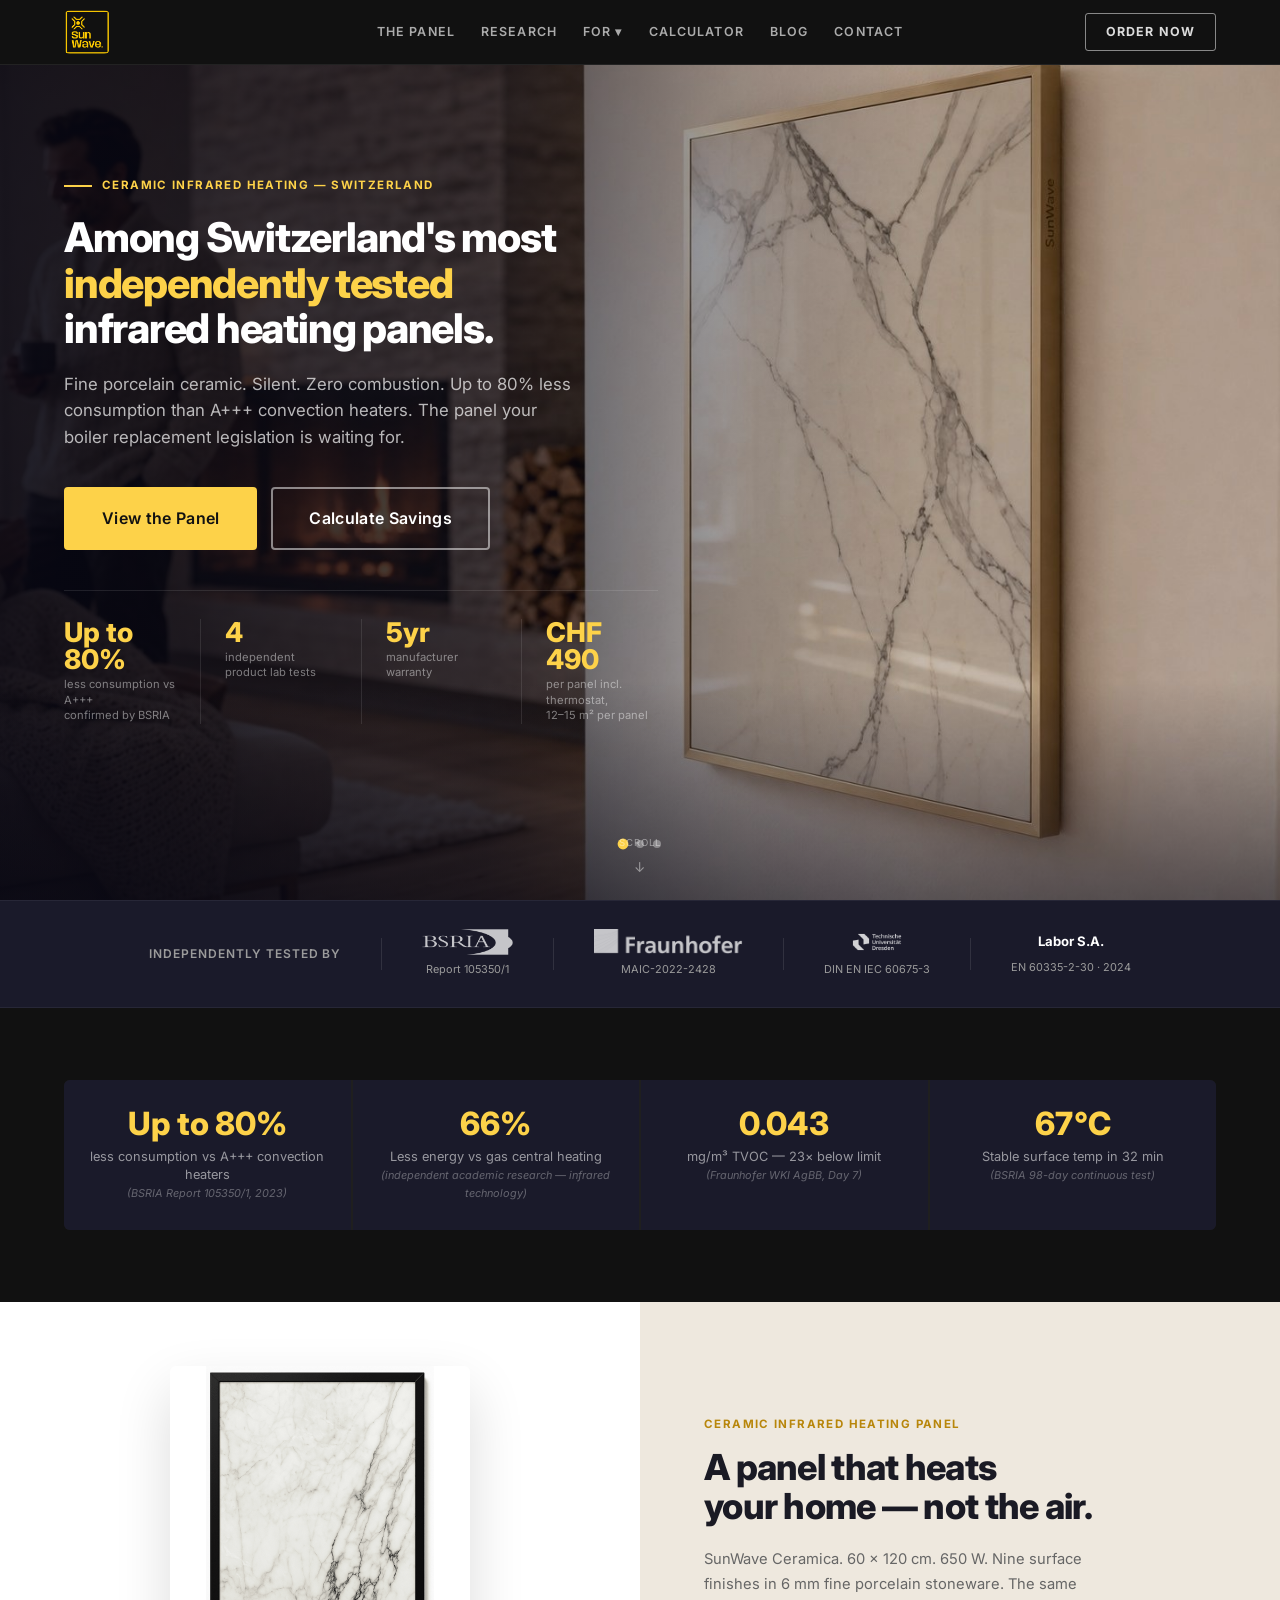
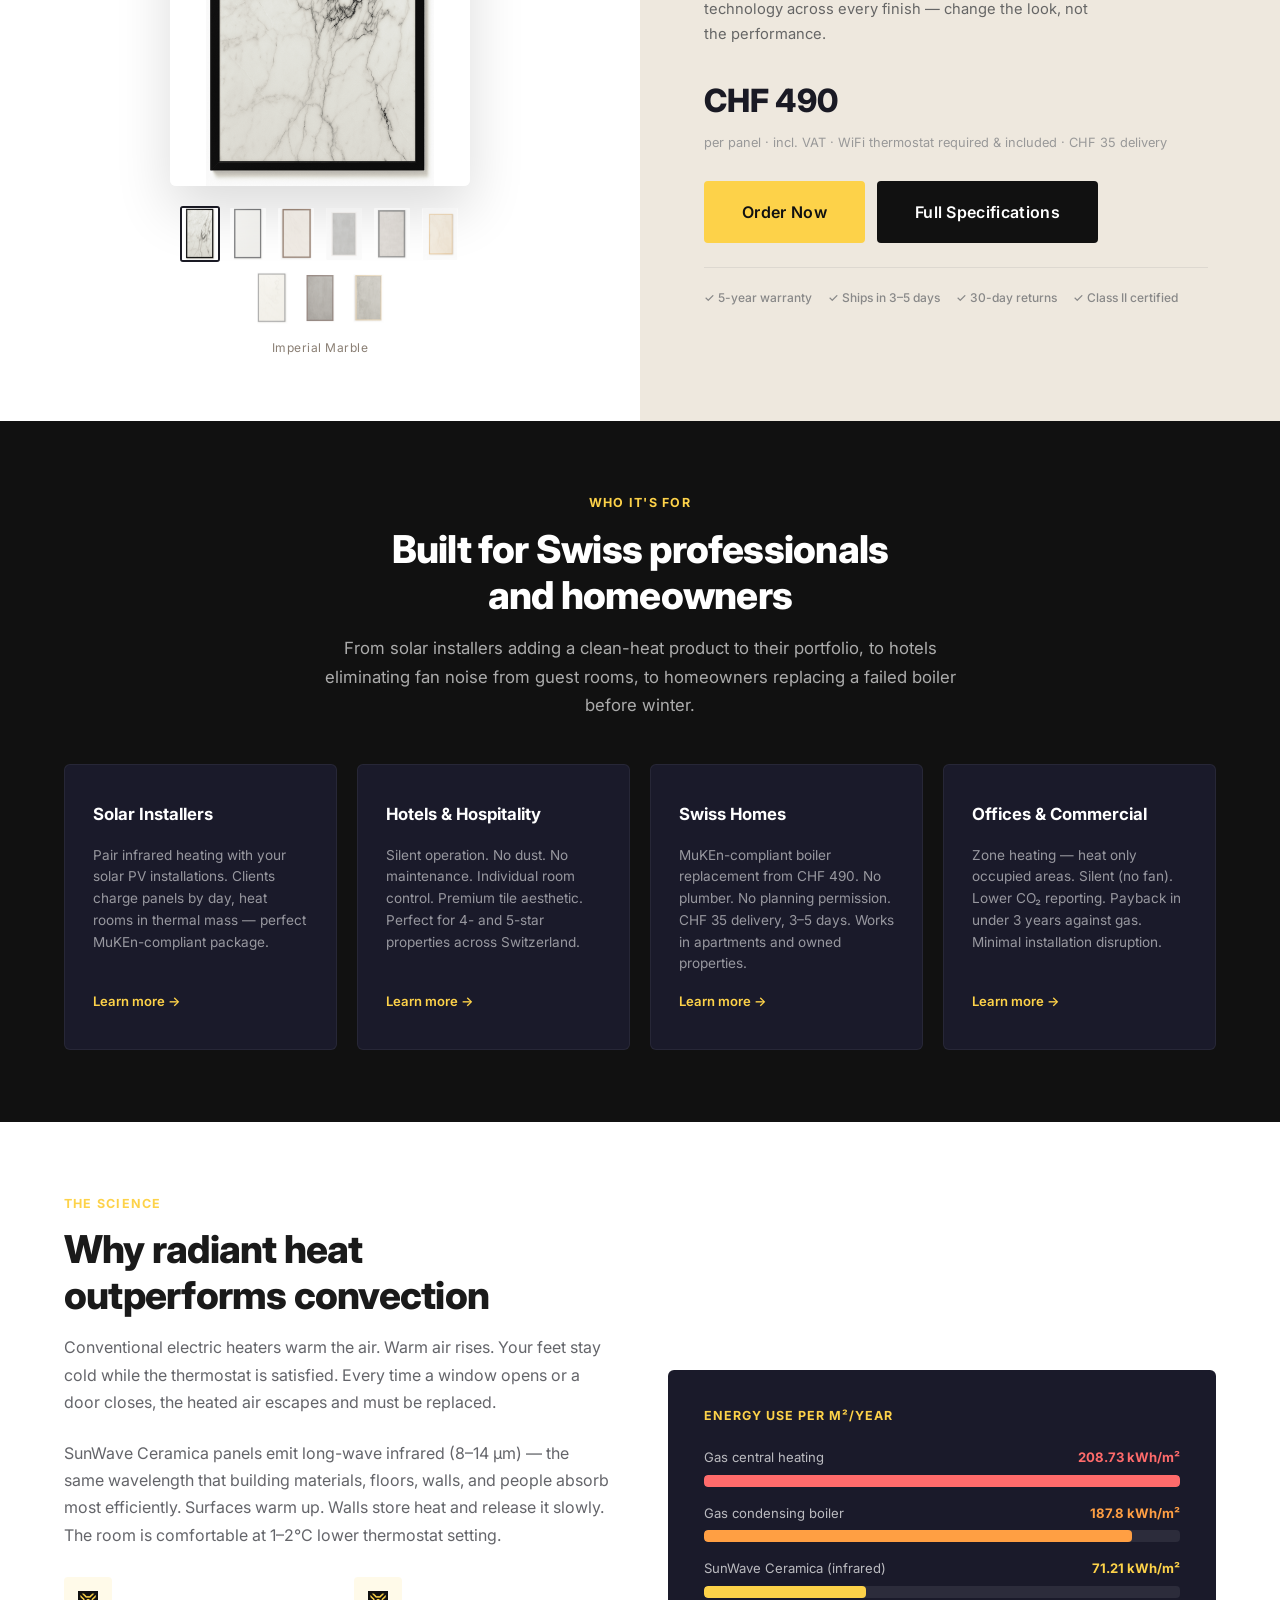
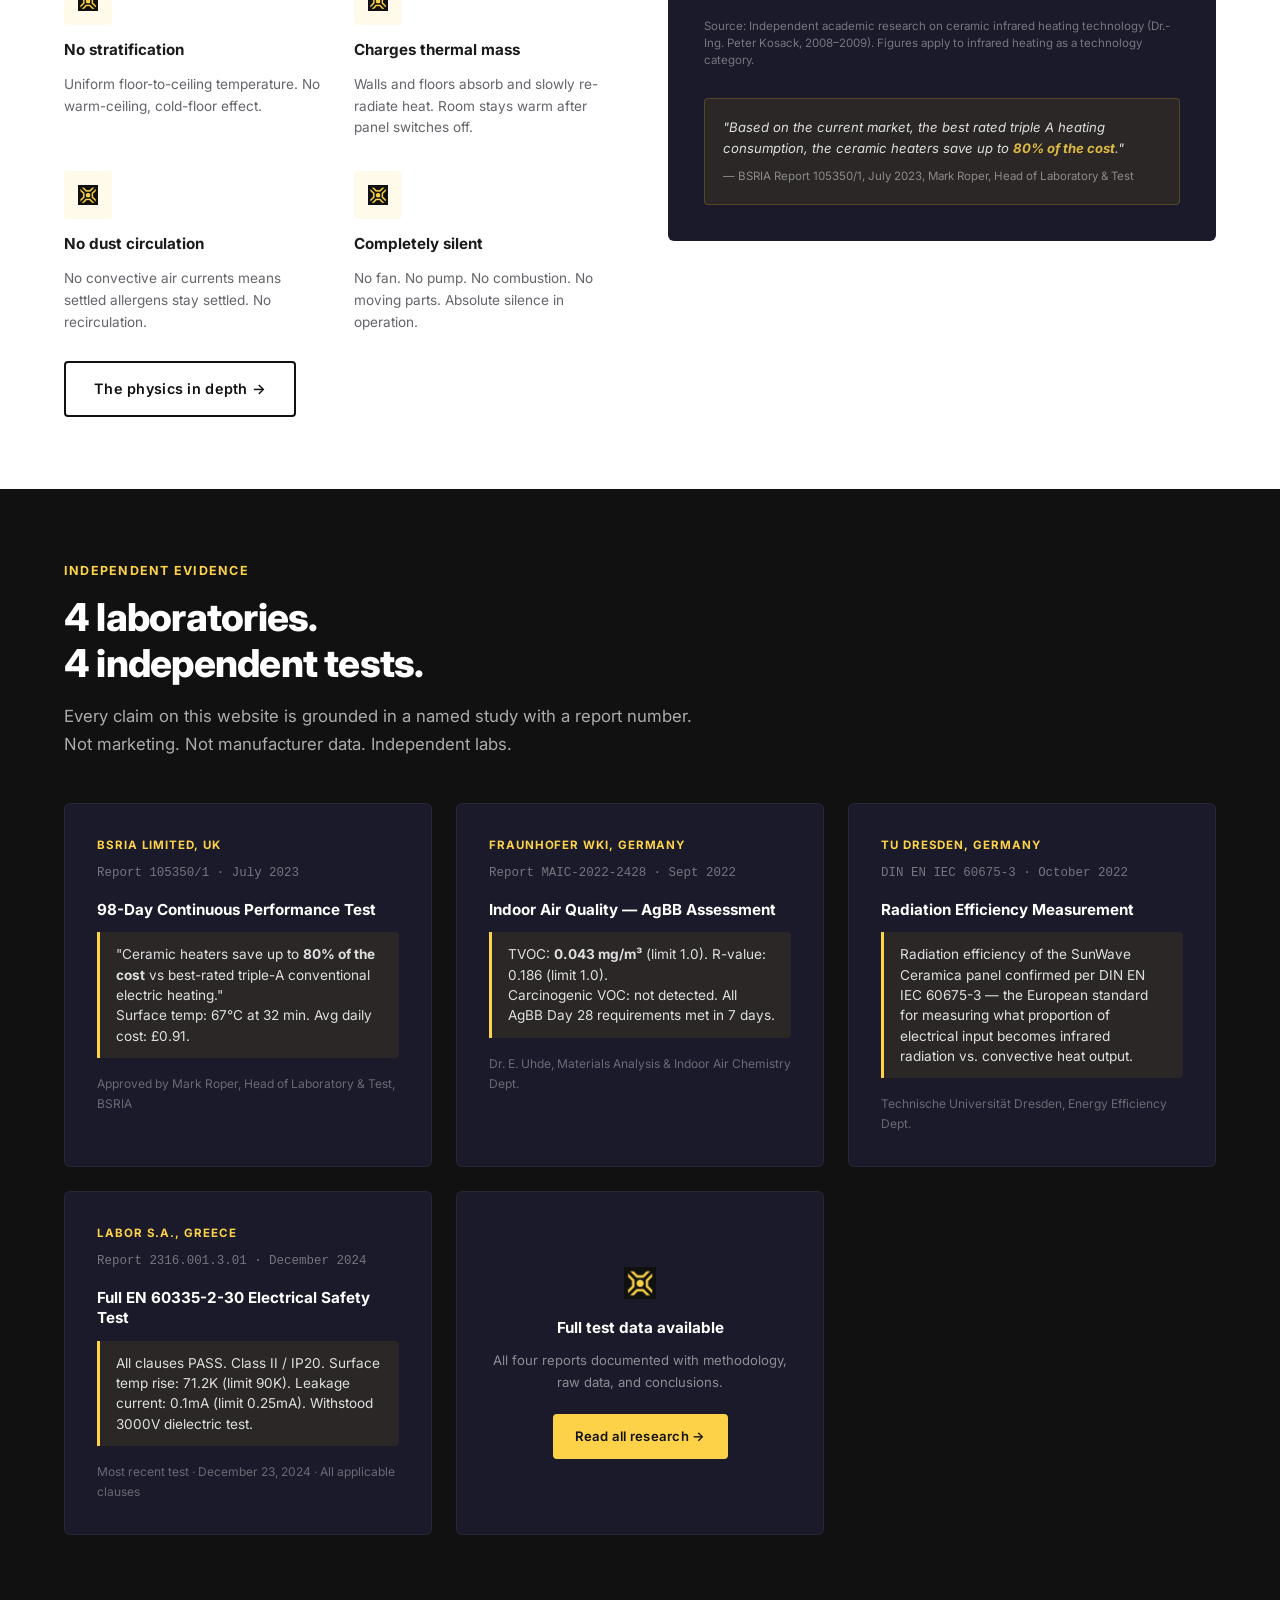
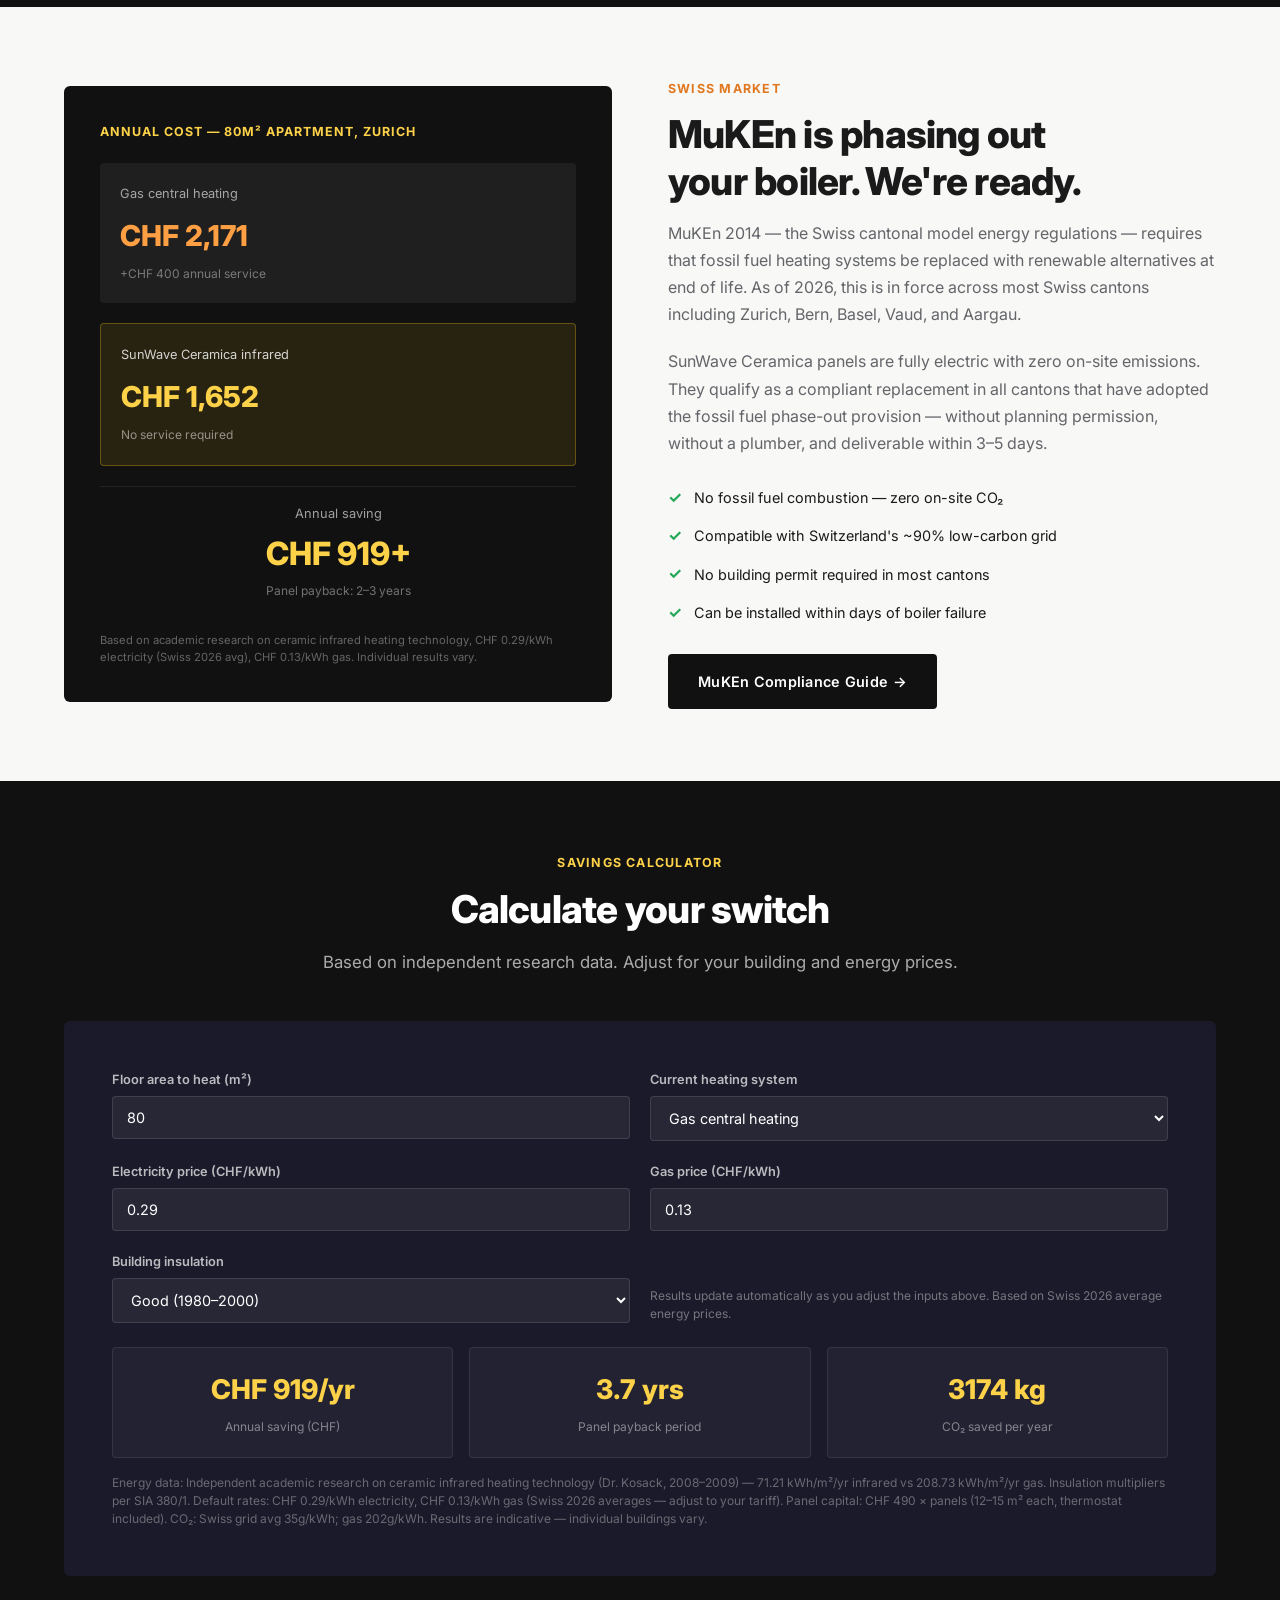
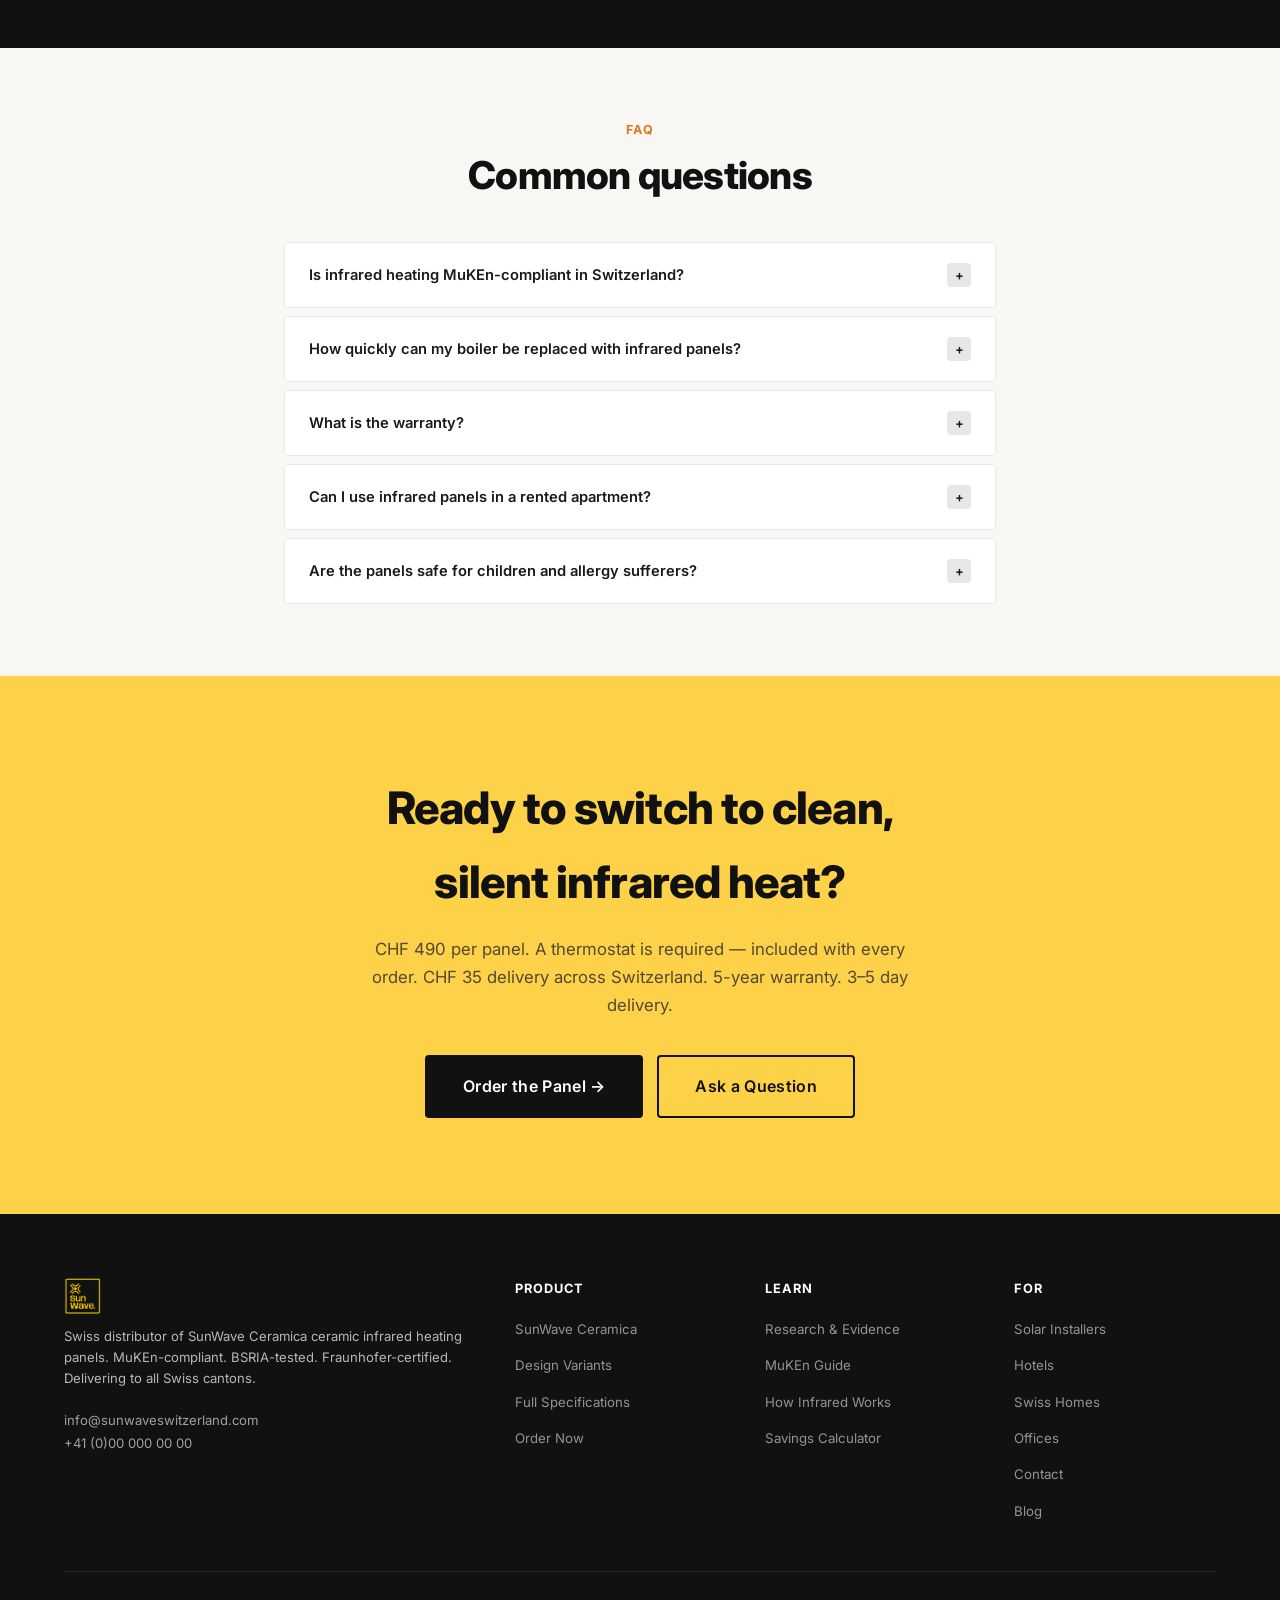
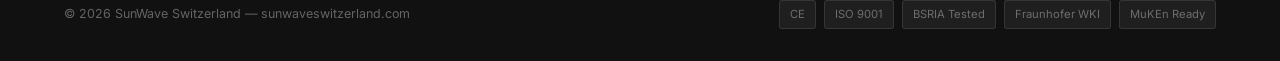
<file: index.html>
﻿<!DOCTYPE html>
<html lang="en">
<head>
  <meta charset="UTF-8">
  <meta name="viewport" content="width=device-width, initial-scale=1">
  <link rel="icon" type="image/png" href="images/logo.png">
  <title>SunWave Switzerland — Ceramic Infrared Heating Panels</title>
  <meta name="description" content="One of Switzerland's most independently tested ceramic infrared heating panels. BSRIA, Fraunhofer WKI, TU Dresden, Labor S.A. tested. MuKEn compliant. Delivery CHF 35 anywhere in Switzerland.">
  <link rel="preconnect" href="https://fonts.googleapis.com">
  <link rel="preconnect" href="https://fonts.gstatic.com" crossorigin>
  <link href="https://fonts.googleapis.com/css2?family=Inter:wght@300;400;500;600;700;800&display=swap" rel="stylesheet">
  <link rel="stylesheet" href="css/style.css">
  <style>
    .hero__lifestyle { width:100%;border-radius:6px;box-shadow:0 24px 64px rgba(0,0,0,0.5);display:block; }
    .hero__photo-caption { position:absolute;bottom:14px;left:14px;background:rgba(0,0,0,0.65);backdrop-filter:blur(8px);-webkit-backdrop-filter:blur(8px);border-radius:4px;padding:8px 14px; }
    .hero__photo-caption strong { display:block;font-size:0.75rem;font-weight:700;color:var(--gold,#f5c518); }
    .hero__photo-caption span { font-size:0.7rem;color:rgba(255,255,255,0.55); }
    .lab-logo-img { height:26px;width:auto;object-fit:contain;filter:brightness(0) invert(1);opacity:0.75; }
    .evidence-item { display:flex;flex-direction:column;align-items:center;gap:6px; }
    .panel-thumbs { display:grid;grid-template-columns:repeat(4,1fr);gap:6px;margin-top:10px; }
    .panel-thumb { border-radius:6px;cursor:pointer;border:2px solid transparent;aspect-ratio:1/2;object-fit:cover;width:100%;transition:border-color 0.2s; }
    .panel-thumb.active,.panel-thumb:hover { border-color:var(--gold,#f5c518); }
    .panel-main-photo { width:100%;aspect-ratio:1/2;object-fit:cover;border-radius:4px;box-shadow:0 20px 60px rgba(0,0,0,0.35);display:block;transition:opacity 0.25s; }
    .cert-images-grid { display:grid;grid-template-columns:repeat(auto-fit,minmax(130px,1fr));gap:16px;max-width:720px;margin:0 auto 40px;align-items:end; }
    .cert-images-grid figure { margin:0;text-align:center; }
    .cert-images-grid figure img { max-height:90px;width:auto;border-radius:6px;border:1px solid rgba(0,0,0,0.08);object-fit:contain; }
    .cert-images-grid figure figcaption { font-size:0.7rem;color:#888;margin-top:6px; }
    .cert-doc-img { width:100%;border-radius:6px;border:1px solid rgba(0,0,0,0.12);box-shadow:0 2px 12px rgba(0,0,0,0.08); }

    /* ── Homepage product showcase ── */
    .hp-prod { display:grid; grid-template-columns:1fr 1fr; min-height:620px; }
    .hp-prod__visual {
      background:#ffffff;
      display:flex; flex-direction:column;
      align-items:center; justify-content:center;
      padding:64px 56px;
    }
    .hp-prod__main-img {
      width:100%; max-width:300px;
      aspect-ratio:5/7; object-fit:cover;
      border-radius:6px; display:block;
      transition:opacity 0.25s;
      box-shadow:0 24px 56px rgba(0,0,0,0.14);
    }
    .hp-prod__thumbs {
      display:flex; gap:8px; margin-top:20px;
      flex-wrap:wrap; justify-content:center;
      max-width:300px;
    }
    .hp-prod__thumb {
      width:40px; height:56px; object-fit:cover;
      border-radius:3px; cursor:pointer;
      border:2px solid transparent; opacity:0.55;
      transition:opacity 0.18s, border-color 0.18s;
    }
    .hp-prod__thumb:hover { opacity:0.85; }
    .hp-prod__thumb.active { border-color:#1a1a24; opacity:1; }
    .hp-prod__finish-label {
      margin-top:12px; font-size:0.75rem;
      color:#8a7f74; letter-spacing:0.04em;
    }
    .hp-prod__info {
      display:flex; flex-direction:column; justify-content:center;
      padding:64px 72px 64px 64px;
      background:#eee8de;
    }
    .hp-prod__eyebrow {
      font-size:0.72rem; font-weight:700; text-transform:uppercase;
      letter-spacing:0.12em; color:#b8860b; margin-bottom:14px;
    }
    .hp-prod__h2 {
      font-size:clamp(1.8rem,2.8vw,2.6rem); font-weight:800;
      color:#1a1a24; line-height:1.1; margin-bottom:20px;
      letter-spacing:-0.02em;
    }
    .hp-prod__desc {
      font-size:0.92rem; color:#666; line-height:1.7;
      margin-bottom:28px; max-width:400px;
    }
    .hp-prod__badges {
      display:flex; gap:8px; flex-wrap:wrap; margin-bottom:32px;
    }
    .hp-prod__badge {
      font-size:0.72rem; font-weight:700;
      padding:5px 12px; border-radius:3px;
      letter-spacing:0.03em;
    }
    .hp-prod__badge--dark { background:#1a1a24; color:#FDD249; }
    .hp-prod__badge--light { background:#e8e3db; color:#444; }
    .hp-prod__price {
      font-size:2rem; font-weight:800; color:#1a1a24; margin-bottom:4px;
    }
    .hp-prod__price-note {
      font-size:0.8rem; color:#999; margin-bottom:28px;
    }
    .hp-prod__ctas { display:flex; gap:12px; flex-wrap:wrap; margin-bottom:24px; }
    .hp-prod__trust {
      display:flex; gap:16px; flex-wrap:wrap;
      border-top:1px solid #ddd8d0; padding-top:20px;
    }
    .hp-prod__trust span {
      font-size:0.75rem; color:#888; font-weight:500;
    }
    @media(max-width:900px) {
      .hp-prod { grid-template-columns:1fr; }
      .hp-prod__info { padding:48px 32px; }
      .hp-prod__visual { padding:48px 32px; }
    }
  </style>
</head>
<body>

<!-- ══ NAVIGATION ══ -->
<nav class="nav" id="nav">
  <div class="nav__inner">
    <a href="index.html" class="nav__logo">
      <img src="images/logo.png" alt="SunWave Switzerland" style="height:44px;display:block;border-radius:6px;">
    </a>
    <div class="nav__links">
      <a href="product.html">The Panel</a>
      <a href="research.html">Research</a>
      <div class="nav__drop">
        <button class="nav__drop-btn">For &#9662;</button>
        <div class="nav__drop-menu" id="nav-drop-menu">
          <a href="for-solar.html">Solar Installers</a>
          <a href="for-hotels.html">Hotels &amp; Hospitality</a>
          <a href="for-homes.html">Swiss Homes</a>
          <a href="for-offices.html">Offices &amp; Commercial</a>
        </div>
      </div>
      <a href="index.html#calculator">Calculator</a>
      <a href="blog/index.html">Blog</a>
      <a href="contact.html">Contact</a>
    </div>
    <div class="nav__right">
      <a href="product.html" class="nav__order-btn">Order Now</a>
      <button class="nav__hamburger" id="nav-hamburger" aria-label="Menu">
        <span></span><span></span><span></span>
      </button>
    </div>
  </div>
  <div class="nav__mobile" id="nav-mobile">
    <a href="product.html">The Panel</a>
    <a href="research.html">Research</a>
    <a href="for-solar.html">Solar Installers</a>
    <a href="for-hotels.html">Hotels &amp; Hospitality</a>
    <a href="for-homes.html">Swiss Homes</a>
    <a href="for-offices.html">Offices &amp; Commercial</a>
    <a href="index.html#calculator">Calculator</a>
    <a href="blog/index.html">Blog</a>
    <a href="contact.html">Contact</a>
    <a href="product.html" class="nav__mobile-order">Order Now</a>
  </div>
</nav>

<!-- ══ HERO ══ -->
<section class="hero">

  <!-- Rotating background slides -->
  <div class="hero__slides">
    <div class="hero__slide hero__slide--active">
      <img src="images/hero-banner-1.jpg" alt="Swiss alpine living room with SunWave ceramic heating panel">
      <div class="hero__overlay"></div>
      <div class="hero__overlay-bottom"></div>
    </div>
    <div class="hero__slide">
      <img src="images/hero-banner-2.jpg" alt="Zurich apartment evening with SunWave ceramic heating panel">
      <div class="hero__overlay"></div>
      <div class="hero__overlay-bottom"></div>
    </div>
    <div class="hero__slide">
      <img src="images/hero-banner-3.jpg" alt="Swiss chalet living room with SunWave ceramic heating panel">
      <div class="hero__overlay"></div>
      <div class="hero__overlay-bottom"></div>
    </div>
  </div>

  <!-- Content — single column left-aligned -->
  <div class="hero__inner">
    <div class="hero__text">
      <div class="hero__badge">Ceramic Infrared Heating &mdash; Switzerland</div>
      <h1 class="hero__h1">
        Among Switzerland's most<br>
        <em>independently tested</em><br>
        infrared heating panels.
      </h1>
      <p class="hero__sub">
        Fine porcelain ceramic. Silent. Zero combustion. Up to 80% less consumption than A+++ convection heaters.
        The panel your boiler replacement legislation is waiting for.
      </p>
      <div class="hero__ctas">
        <a href="product.html" class="btn btn--gold btn--lg">View the Panel</a>
        <a href="#calculator" class="btn btn--outline btn--lg">Calculate Savings</a>
      </div>
      <div class="hero__stats">
        <div class="hero__stat">
          <div class="hero__stat-value">Up to 80%</div>
          <div class="hero__stat-label">less consumption vs A+++<br>confirmed by BSRIA</div>
        </div>
        <div class="hero__stat">
          <div class="hero__stat-value">4</div>
          <div class="hero__stat-label">independent<br>product lab tests</div>
        </div>
        <div class="hero__stat">
          <div class="hero__stat-value">5yr</div>
          <div class="hero__stat-label">manufacturer<br>warranty</div>
        </div>
        <div class="hero__stat">
          <div class="hero__stat-value">CHF 490</div>
          <div class="hero__stat-label">per panel incl. thermostat,<br>12–15 m² per panel</div>
        </div>
      </div>
    </div>
  </div>

  <!-- Slide dots -->
  <div class="hero__dots">
    <button class="hero__dot hero__dot--active" data-slide="0" aria-label="Slide 1"></button>
    <button class="hero__dot" data-slide="1" aria-label="Slide 2"></button>
    <button class="hero__dot" data-slide="2" aria-label="Slide 3"></button>
  </div>

  <!-- Scroll indicator -->
  <div class="hero__scroll" style="position:absolute;bottom:22px;left:50%;transform:translateX(-50%);z-index:4;display:flex;flex-direction:column;align-items:center;gap:5px;opacity:0.45;pointer-events:none;">
    <span style="font-size:0.6rem;color:#fff;letter-spacing:0.12em;text-transform:uppercase;">Scroll</span>
    <span style="font-size:0.85rem;color:#fff;animation:bounce 1.8s ease-in-out infinite">↓</span>
  </div>

</section>
<style>
@keyframes bounce { 0%,100%{transform:translateY(0)} 50%{transform:translateY(7px)} }
@media(max-width:768px){
  .hero__text { padding: 82px 0 60px; }
  .hero__h1 { font-size: clamp(1.9em, 8vw, 2.8em); }
  .hero__stats { flex-wrap: wrap; gap: 16px; border-top: none; padding-top: 0; }
  .hero__stat { border-right: none; margin-right: 0; padding-right: 0; flex: 0 0 calc(50% - 8px); }
}
@media(max-width:560px){
  .hero__text { padding: 78px 0 48px; }
  .hero__stat { flex: 0 0 calc(50% - 6px); }
}
</style>

<!-- ══ EVIDENCE STRIP ══ -->
<section class="evidence-strip">
  <div class="evidence-strip__inner">
    <span class="evidence-strip__label">Independently tested by</span>
    <div class="evidence-strip__divider"></div>
    <div class="evidence-item">
      <img src="images/logo-bsria.png" alt="BSRIA" class="lab-logo-img">
      <span class="evidence-item__report">Report 105350/1</span>
    </div>
    <div class="evidence-strip__divider"></div>
    <div class="evidence-item">
      <img src="images/logo-fraunhofer.png" alt="Fraunhofer WKI" class="lab-logo-img">
      <span class="evidence-item__report">MAIC-2022-2428</span>
    </div>
    <div class="evidence-strip__divider"></div>
    <div class="evidence-item">
      <img src="images/logo-tu-dresden.png" alt="TU Dresden" class="lab-logo-img" style="filter:brightness(0) invert(1);opacity:0.8">
      <span class="evidence-item__report">DIN EN IEC 60675-3</span>
    </div>
    <div class="evidence-strip__divider"></div>
    <div class="evidence-item">
      <span class="evidence-item__name" style="font-weight:700;font-size:0.82rem">Labor S.A.</span>
      <span class="evidence-item__report">EN 60335-2-30 · 2024</span>
    </div>
  </div>
</section>

<!-- ══ STATS ══ -->
<section class="section section--dark">
  <div class="container">
    <div class="stats-row">
      <div class="stat-item">
        <div class="stat-item__value">Up to 80%</div>
        <div class="stat-item__label">less consumption vs A+++ convection heaters<br><em style="font-size:0.85em;opacity:0.6">(BSRIA Report 105350/1, 2023)</em></div>
      </div>
      <div class="stat-item">
        <div class="stat-item__value">66%</div>
        <div class="stat-item__label">Less energy vs gas central heating<br><em style="font-size:0.85em;opacity:0.6">(independent academic research — infrared technology)</em></div>
      </div>
      <div class="stat-item">
        <div class="stat-item__value">0.043</div>
        <div class="stat-item__label">mg/m³ TVOC — 23× below limit<br><em style="font-size:0.85em;opacity:0.6">(Fraunhofer WKI AgBB, Day 7)</em></div>
      </div>
      <div class="stat-item">
        <div class="stat-item__value">67°C</div>
        <div class="stat-item__label">Stable surface temp in 32 min<br><em style="font-size:0.85em;opacity:0.6">(BSRIA 98-day continuous test)</em></div>
      </div>
    </div>
  </div>
</section>

<!-- ══ PRODUCT + VARIANTS ══ -->
<section id="product">
  <div class="hp-prod">

    <!-- Left: image + thumbnail strip -->
    <div class="hp-prod__visual">
      <img id="panel-main-photo" src="images/panel-imperial-marble.png"
           alt="SunWave Ceramica" class="hp-prod__main-img">
      <div class="hp-prod__thumbs">
        <img src="images/panel-imperial-marble.png" class="hp-prod__thumb active"
             onclick="switchPanelPhoto(this,'images/panel-imperial-marble.png','Imperial Marble')" alt="Imperial Marble" title="Imperial Marble">
        <img src="images/panel-arctic-white.png" class="hp-prod__thumb"
             onclick="switchPanelPhoto(this,'images/panel-arctic-white.png','Alpine White')" alt="Alpine White" title="Alpine White">
        <img src="images/panel-tuscan-sand.png" class="hp-prod__thumb"
             onclick="switchPanelPhoto(this,'images/panel-tuscan-sand.png','Tuscan Sand')" alt="Tuscan Sand" title="Tuscan Sand">
        <img src="images/panel-nordic-slate.png" class="hp-prod__thumb"
             onclick="switchPanelPhoto(this,'images/panel-nordic-slate.png','Nordic Slate')" alt="Nordic Slate" title="Nordic Slate">
        <img src="images/panel-sandstone-edge.png" class="hp-prod__thumb"
             onclick="switchPanelPhoto(this,'images/panel-sandstone-edge.png','Sandstone Edge')" alt="Sandstone Edge" title="Sandstone Edge">
        <img src="images/panel-desert-flow.png" class="hp-prod__thumb"
             onclick="switchPanelPhoto(this,'images/panel-desert-flow.png','Desert Flow')" alt="Desert Flow" title="Desert Flow">
        <img src="images/panel-ivory-cloud.png" class="hp-prod__thumb"
             onclick="switchPanelPhoto(this,'images/panel-ivory-cloud.png','Ivory Cloud')" alt="Ivory Cloud" title="Ivory Cloud">
        <img src="images/panel-walnut-stone.png" class="hp-prod__thumb"
             onclick="switchPanelPhoto(this,'images/panel-walnut-stone.png','Walnut Stone')" alt="Walnut Stone" title="Walnut Stone">
        <img src="images/panel-timber-stone.png" class="hp-prod__thumb"
             onclick="switchPanelPhoto(this,'images/panel-timber-stone.png','Timber Stone')" alt="Timber Stone" title="Timber Stone">
      </div>
      <p class="hp-prod__finish-label" id="panel-thumb-label">Imperial Marble</p>
    </div>

    <!-- Right: text + CTA -->
    <div class="hp-prod__info">
      <div class="hp-prod__eyebrow">Ceramic Infrared Heating Panel</div>
      <h2 class="hp-prod__h2">A panel that heats<br>your home — not the air.</h2>
      <p class="hp-prod__desc">
        SunWave Ceramica. 60 &times; 120 cm. 650 W. Nine surface finishes in 6 mm fine porcelain stoneware. The same technology across every finish — change the look, not the performance.
      </p>
      <div class="hp-prod__price">CHF 490</div>
      <p class="hp-prod__price-note">per panel &middot; incl. VAT &middot; WiFi thermostat required &amp; included &middot; CHF 35 delivery</p>
      <div class="hp-prod__ctas">
        <a href="product.html#order" class="btn btn--gold btn--lg">Order Now</a>
        <a href="product.html" class="btn btn--dark btn--lg">Full Specifications</a>
      </div>
      <div class="hp-prod__trust">
        <span>&#10003; 5-year warranty</span>
        <span>&#10003; Ships in 3&ndash;5 days</span>
        <span>&#10003; 30-day returns</span>
        <span>&#10003; Class II certified</span>
      </div>
    </div>

  </div>
</section>

<!-- ══ WHO IT'S FOR ══ -->
<section class="section section--dark" id="for">
  <div class="container">
    <div class="section__header section__header--center">
      <div class="section__eyebrow">Who it's for</div>
      <h2 class="section__h2">Built for Swiss professionals<br>and homeowners</h2>
      <p class="section__lead">From solar installers adding a clean-heat product to their portfolio, to hotels eliminating fan noise from guest rooms, to homeowners replacing a failed boiler before winter.</p>
    </div>
    <div class="audience-grid">
      <a href="for-solar.html" class="audience-card">
        <div class="audience-card__title">Solar Installers</div>
        <div class="audience-card__desc">Pair infrared heating with your solar PV installations. Clients charge panels by day, heat rooms in thermal mass — perfect MuKEn-compliant package.</div>
        <div class="audience-card__link">Learn more →</div>
      </a>
      <a href="for-hotels.html" class="audience-card">
        <div class="audience-card__title">Hotels &amp; Hospitality</div>
        <div class="audience-card__desc">Silent operation. No dust. No maintenance. Individual room control. Premium tile aesthetic. Perfect for 4- and 5-star properties across Switzerland.</div>
        <div class="audience-card__link">Learn more →</div>
      </a>
      <a href="for-homes.html" class="audience-card">
        <div class="audience-card__title">Swiss Homes</div>
        <div class="audience-card__desc">MuKEn-compliant boiler replacement from CHF 490. No plumber. No planning permission. CHF 35 delivery, 3–5 days. Works in apartments and owned properties.</div>
        <div class="audience-card__link">Learn more →</div>
      </a>
      <a href="for-offices.html" class="audience-card">
        <div class="audience-card__title">Offices &amp; Commercial</div>
        <div class="audience-card__desc">Zone heating — heat only occupied areas. Silent (no fan). Lower CO₂ reporting. Payback in under 3 years against gas. Minimal installation disruption.</div>
        <div class="audience-card__link">Learn more →</div>
      </a>
    </div>
  </div>
</section>

<!-- ══ THE SCIENCE ══ -->
<section class="section">
  <div class="container">
    <div class="product-showcase">
      <div>
        <div class="section__eyebrow">The science</div>
        <h2 class="section__h2">Why radiant heat<br>outperforms convection</h2>
        <p style="margin-bottom:24px;color:var(--text-muted);line-height:1.7">
          Conventional electric heaters warm the air. Warm air rises. Your feet stay cold while the thermostat is satisfied. Every time a window opens or a door closes, the heated air escapes and must be replaced.
        </p>
        <p style="margin-bottom:28px;color:var(--text-muted);line-height:1.7">
          SunWave Ceramica panels emit long-wave infrared (8–14 µm) — the same wavelength that building materials, floors, walls, and people absorb most efficiently. Surfaces warm up. Walls store heat and release it slowly. The room is comfortable at 1–2°C lower thermostat setting.
        </p>
        <div class="features-grid" style="grid-template-columns:1fr 1fr;margin-bottom:28px">
          <div class="feature-item">
            <div class="feature-item__icon"><img src="images/icon.png" alt="" style="width:20px;height:20px;display:inline-block;"></div>
            <div class="feature-item__title">No stratification</div>
            <div class="feature-item__desc">Uniform floor-to-ceiling temperature. No warm-ceiling, cold-floor effect.</div>
          </div>
          <div class="feature-item">
            <div class="feature-item__icon"><img src="images/icon.png" alt="" style="width:20px;height:20px;display:inline-block;"></div>
            <div class="feature-item__title">Charges thermal mass</div>
            <div class="feature-item__desc">Walls and floors absorb and slowly re-radiate heat. Room stays warm after panel switches off.</div>
          </div>
          <div class="feature-item">
            <div class="feature-item__icon"><img src="images/icon.png" alt="" style="width:20px;height:20px;display:inline-block;"></div>
            <div class="feature-item__title">No dust circulation</div>
            <div class="feature-item__desc">No convective air currents means settled allergens stay settled. No recirculation.</div>
          </div>
          <div class="feature-item">
            <div class="feature-item__icon"><img src="images/icon.png" alt="" style="width:20px;height:20px;display:inline-block;"></div>
            <div class="feature-item__title">Completely silent</div>
            <div class="feature-item__desc">No fan. No pump. No combustion. No moving parts. Absolute silence in operation.</div>
          </div>
        </div>
        <a href="research.html" class="btn btn--outline-dark">The physics in depth →</a>
      </div>
      <div>
        <!-- Visual diagram -->
        <div style="background:var(--dark-2);border-radius:6px;padding:36px;color:white">
          <p style="font-size:0.78em;font-weight:700;text-transform:uppercase;letter-spacing:0.08em;color:var(--gold);margin-bottom:20px">Energy use per m²/year</p>
          <div style="display:flex;flex-direction:column;gap:16px">
            <div>
              <div style="display:flex;justify-content:space-between;font-size:0.82em;margin-bottom:6px">
                <span style="opacity:0.7">Gas central heating</span>
                <strong style="color:#ff6b6b">208.73 kWh/m²</strong>
              </div>
              <div style="background:rgba(255,255,255,0.08);border-radius:4px;height:12px;overflow:hidden">
                <div style="background:#ff6b6b;width:100%;height:100%;border-radius:4px"></div>
              </div>
            </div>
            <div>
              <div style="display:flex;justify-content:space-between;font-size:0.82em;margin-bottom:6px">
                <span style="opacity:0.7">Gas condensing boiler</span>
                <strong style="color:#ff9f43">187.8 kWh/m²</strong>
              </div>
              <div style="background:rgba(255,255,255,0.08);border-radius:4px;height:12px;overflow:hidden">
                <div style="background:#ff9f43;width:90%;height:100%;border-radius:4px"></div>
              </div>
            </div>
            <div>
              <div style="display:flex;justify-content:space-between;font-size:0.82em;margin-bottom:6px">
                <span style="opacity:0.7">SunWave Ceramica (infrared)</span>
                <strong style="color:var(--gold)">71.21 kWh/m²</strong>
              </div>
              <div style="background:rgba(255,255,255,0.08);border-radius:4px;height:12px;overflow:hidden">
                <div style="background:var(--gold);width:34%;height:100%;border-radius:4px"></div>
              </div>
            </div>
          </div>
          <p style="font-size:0.72em;opacity:0.4;margin-top:20px;line-height:1.5">Source: Independent academic research on ceramic infrared heating technology (Dr.-Ing. Peter Kosack, 2008–2009). Figures apply to infrared heating as a technology category.</p>

          <div style="margin-top:28px;background:rgba(245,197,24,0.08);border:1px solid rgba(245,197,24,0.2);border-radius:4px;padding:18px">
            <p style="font-size:0.82em;font-style:italic;opacity:0.85;line-height:1.6">"Based on the current market, the best rated triple A heating consumption, the ceramic heaters save up to <strong style="color:var(--gold)">80% of the cost</strong>."</p>
            <p style="font-size:0.72em;opacity:0.45;margin-top:8px">— BSRIA Report 105350/1, July 2023, Mark Roper, Head of Laboratory & Test</p>
          </div>
        </div>
      </div>
    </div>
  </div>
</section>

<!-- ══ INDEPENDENT EVIDENCE ══ -->
<section class="section section--dark" id="research">
  <div class="container">
    <div class="section__header">
      <div class="section__eyebrow">Independent evidence</div>
      <h2 class="section__h2">4 laboratories.<br>4 independent tests.</h2>
      <p class="section__lead">Every claim on this website is grounded in a named study with a report number. Not marketing. Not manufacturer data. Independent labs.</p>
    </div>
    <div class="evidence-grid">
      <div class="evidence-card">
        <div class="evidence-card__org">BSRIA Limited, UK</div>
        <div class="evidence-card__report">Report 105350/1 · July 2023</div>
        <div class="evidence-card__title">98-Day Continuous Performance Test</div>
        <div class="evidence-card__finding">
          "Ceramic heaters save up to <strong>80% of the cost</strong> vs best-rated triple-A conventional electric heating."<br>
          Surface temp: 67°C at 32 min. Avg daily cost: £0.91.
        </div>
        <div class="evidence-card__meta">Approved by Mark Roper, Head of Laboratory &amp; Test, BSRIA</div>
      </div>
      <div class="evidence-card">
        <div class="evidence-card__org">Fraunhofer WKI, Germany</div>
        <div class="evidence-card__report">Report MAIC-2022-2428 · Sept 2022</div>
        <div class="evidence-card__title">Indoor Air Quality — AgBB Assessment</div>
        <div class="evidence-card__finding">
          TVOC: <strong>0.043 mg/m³</strong> (limit 1.0). R-value: 0.186 (limit 1.0).<br>
          Carcinogenic VOC: not detected. All AgBB Day 28 requirements met in 7 days.
        </div>
        <div class="evidence-card__meta">Dr. E. Uhde, Materials Analysis &amp; Indoor Air Chemistry Dept.</div>
      </div>
      <div class="evidence-card">
        <div class="evidence-card__org">TU Dresden, Germany</div>
        <div class="evidence-card__report">DIN EN IEC 60675-3 · October 2022</div>
        <div class="evidence-card__title">Radiation Efficiency Measurement</div>
        <div class="evidence-card__finding">
          Radiation efficiency of the SunWave Ceramica panel confirmed per DIN EN IEC 60675-3 — the European standard for measuring what proportion of electrical input becomes infrared radiation vs. convective heat output.
        </div>
        <div class="evidence-card__meta">Technische Universität Dresden, Energy Efficiency Dept.</div>
      </div>
      <div class="evidence-card">
        <div class="evidence-card__org">Labor S.A., Greece</div>
        <div class="evidence-card__report">Report 2316.001.3.01 · December 2024</div>
        <div class="evidence-card__title">Full EN 60335-2-30 Electrical Safety Test</div>
        <div class="evidence-card__finding">
          All clauses PASS. Class II / IP20. Surface temp rise: 71.2K (limit 90K). Leakage current: 0.1mA (limit 0.25mA). Withstood 3000V dielectric test.
        </div>
        <div class="evidence-card__meta">Most recent test · December 23, 2024 · All applicable clauses</div>
      </div>
      <div class="evidence-card" style="display:flex;flex-direction:column;justify-content:center;align-items:center;text-align:center;min-height:200px">
        <div style="margin-bottom:12px"><img src="images/icon.png" alt="" style="width:32px;height:32px;display:inline-block;"></div>
        <div class="evidence-card__title" style="margin-bottom:12px">Full test data available</div>
        <p style="font-size:0.82em;color:rgba(255,255,255,0.5);margin-bottom:20px">All four reports documented with methodology, raw data, and conclusions.</p>
        <a href="research.html" class="btn btn--gold btn--sm">Read all research →</a>
      </div>
    </div>
  </div>
</section>

<!-- ══ SWISS MARKET / MUKEN ══ -->
<section class="section section--gray">
  <div class="container">
    <div class="product-showcase product-showcase--flip">
      <div>
        <div class="section__eyebrow" style="color:var(--orange)">Swiss market</div>
        <h2 class="section__h2">MuKEn is phasing out<br>your boiler. We're ready.</h2>
        <p style="margin-bottom:20px;color:var(--text-muted);line-height:1.7">
          MuKEn 2014 — the Swiss cantonal model energy regulations — requires that fossil fuel heating systems be replaced with renewable alternatives at end of life. As of 2026, this is in force across most Swiss cantons including Zurich, Bern, Basel, Vaud, and Aargau.
        </p>
        <p style="margin-bottom:28px;color:var(--text-muted);line-height:1.7">
          SunWave Ceramica panels are fully electric with zero on-site emissions. They qualify as a compliant replacement in all cantons that have adopted the fossil fuel phase-out provision — without planning permission, without a plumber, and deliverable within 3–5 days.
        </p>
        <div style="display:flex;flex-direction:column;gap:12px;margin-bottom:28px">
          <div style="display:flex;align-items:center;gap:12px;font-size:0.9em">
            <span style="color:#22a855;font-weight:700;font-size:1.1em">✓</span>
            <span>No fossil fuel combustion — zero on-site CO₂</span>
          </div>
          <div style="display:flex;align-items:center;gap:12px;font-size:0.9em">
            <span style="color:#22a855;font-weight:700;font-size:1.1em">✓</span>
            <span>Compatible with Switzerland's ~90% low-carbon grid</span>
          </div>
          <div style="display:flex;align-items:center;gap:12px;font-size:0.9em">
            <span style="color:#22a855;font-weight:700;font-size:1.1em">✓</span>
            <span>No building permit required in most cantons</span>
          </div>
          <div style="display:flex;align-items:center;gap:12px;font-size:0.9em">
            <span style="color:#22a855;font-weight:700;font-size:1.1em">✓</span>
            <span>Can be installed within days of boiler failure</span>
          </div>
        </div>
        <a href="research.html" class="btn btn--dark">MuKEn Compliance Guide →</a>
      </div>
      <div>
        <div style="background:var(--dark);color:white;border-radius:6px;padding:36px">
          <p style="font-size:0.78em;font-weight:700;text-transform:uppercase;letter-spacing:0.08em;color:var(--gold);margin-bottom:20px">Annual cost — 80m² apartment, Zurich</p>
          <div style="display:flex;flex-direction:column;gap:20px">
            <div style="background:rgba(255,255,255,0.06);border-radius:4px;padding:20px">
              <div style="font-size:0.8em;opacity:0.6;margin-bottom:8px">Gas central heating</div>
              <div style="font-size:1.8em;font-weight:800;color:#ff9f43">CHF 2,171</div>
              <div style="font-size:0.75em;opacity:0.4;margin-top:4px">+CHF 400 annual service</div>
            </div>
            <div style="background:rgba(245,197,24,0.1);border:1px solid rgba(245,197,24,0.3);border-radius:4px;padding:20px">
              <div style="font-size:0.8em;opacity:0.8;margin-bottom:8px">SunWave Ceramica infrared</div>
              <div style="font-size:1.8em;font-weight:800;color:var(--gold)">CHF 1,652</div>
              <div style="font-size:0.75em;opacity:0.5;margin-top:4px">No service required</div>
            </div>
            <div style="text-align:center;padding:16px 0;border-top:1px solid rgba(255,255,255,0.08)">
              <div style="font-size:0.8em;opacity:0.6;margin-bottom:4px">Annual saving</div>
              <div style="font-size:2em;font-weight:800;color:var(--gold)">CHF 919+</div>
              <div style="font-size:0.75em;opacity:0.4">Panel payback: 2–3 years</div>
            </div>
          </div>
          <p style="font-size:0.7em;opacity:0.35;margin-top:16px;line-height:1.5">Based on academic research on ceramic infrared heating technology, CHF 0.29/kWh electricity (Swiss 2026 avg), CHF 0.13/kWh gas. Individual results vary.</p>
        </div>
      </div>
    </div>
  </div>
</section>

<!-- ══ SAVINGS CALCULATOR ══ -->
<section class="section section--dark" id="calculator">
  <div class="container">
    <div class="section__header section__header--center">
      <div class="section__eyebrow">Savings calculator</div>
      <h2 class="section__h2">Calculate your switch</h2>
      <p class="section__lead">Based on independent research data. Adjust for your building and energy prices.</p>
    </div>
    <div class="calc-section">
      <div class="calc-grid">
        <div class="calc-field">
          <label for="sw-area">Floor area to heat (m²)</label>
          <input type="number" id="sw-area" value="80" min="10" max="500" step="5" oninput="swCalc()">
        </div>
        <div class="calc-field">
          <label for="sw-system">Current heating system</label>
          <select id="sw-system" onchange="swCalc()">
            <option value="gas">Gas central heating</option>
            <option value="gas_condensing">Gas condensing boiler</option>
            <option value="oil">Oil heating</option>
            <option value="electric">Conventional electric</option>
          </select>
        </div>
        <div class="calc-field">
          <label for="sw-elec">Electricity price (CHF/kWh)</label>
          <input type="number" id="sw-elec" value="0.29" min="0.10" max="0.50" step="0.01" oninput="swCalc()">
        </div>
        <div class="calc-field">
          <label id="sw-fuel-label" for="sw-fuel">Gas price (CHF/kWh)</label>
          <input type="number" id="sw-fuel" value="0.13" min="0.05" max="0.50" step="0.01" oninput="swCalc()">
        </div>
        <div class="calc-field">
          <label for="sw-insul">Building insulation</label>
          <select id="sw-insul" onchange="swCalc()">
            <option value="excellent">Excellent (post-2000)</option>
            <option value="good" selected>Good (1980–2000)</option>
            <option value="average">Average (1960–1980)</option>
            <option value="poor">Poor (pre-1960)</option>
          </select>
        </div>
        <div class="calc-field" style="display:flex;align-items:flex-end">
          <p style="font-size:0.75em;color:rgba(255,255,255,0.4);line-height:1.5;margin:0">
            Results update automatically as you adjust the inputs above.
            Based on Swiss 2026 average energy prices.
          </p>
        </div>
      </div>
      <div class="calc-results" id="calc-results">
        <div class="calc-metric">
          <div class="calc-metric__value" id="res-saving">—</div>
          <div class="calc-metric__label">Annual saving (CHF)</div>
        </div>
        <div class="calc-metric">
          <div class="calc-metric__value" id="res-payback">—</div>
          <div class="calc-metric__label">Panel payback period</div>
        </div>
        <div class="calc-metric">
          <div class="calc-metric__value" id="res-co2">—</div>
          <div class="calc-metric__label">CO₂ saved per year</div>
        </div>
      </div>
      <p class="calc-note">Energy data: Independent academic research on ceramic infrared heating technology (Dr. Kosack, 2008–2009) — 71.21 kWh/m²/yr infrared vs 208.73 kWh/m²/yr gas. Insulation multipliers per SIA 380/1. Default rates: CHF 0.29/kWh electricity, CHF 0.13/kWh gas (Swiss 2026 averages — adjust to your tariff). Panel capital: CHF 490 × panels (12–15 m² each, thermostat included). CO₂: Swiss grid avg 35g/kWh; gas 202g/kWh. Results are indicative — individual buildings vary.</p>
    </div>
  </div>
</section>


<!-- ══ FAQ ══ -->
<section class="section" style="background:#f8f7f4;">
  <div class="container" style="max-width:760px">
    <div class="section__header section__header--center">
      <div class="section__eyebrow" style="color:var(--orange)">FAQ</div>
      <h2 class="section__h2" style="color:var(--dark)">Common questions</h2>
    </div>
    <div class="faq-list">
      <div class="faq-item faq-item--light">
        <button class="faq-trigger" aria-expanded="false">
          Is infrared heating MuKEn-compliant in Switzerland?
          <span class="faq-trigger__icon">+</span>
        </button>
        <div class="faq-body">Electric infrared panels produce zero on-site combustion and operate on Switzerland's ~90% low-carbon electricity grid. They qualify as a compliant fossil fuel heating replacement under MuKEn 2014 Article 4.1 in all cantons that have adopted the provision — including Zurich, Bern, Basel, Vaud, and Aargau. No planning permission required in most cases.</div>
      </div>
      <div class="faq-item faq-item--light">
        <button class="faq-trigger" aria-expanded="false">
          How quickly can my boiler be replaced with infrared panels?
          <span class="faq-trigger__icon">+</span>
        </button>
        <div class="faq-body">SunWave Ceramica panels ship to all Swiss cantons with delivery in 3–5 working days. Panels connecting to standard sockets can be installed the same day they arrive — no electrician required for socket-connected panels. Hardwired installation requires a NIV-authorised electrician (typically 1 day).</div>
      </div>
      <div class="faq-item faq-item--light">
        <button class="faq-trigger" aria-expanded="false">
          What is the warranty?
          <span class="faq-trigger__icon">+</span>
        </button>
        <div class="faq-body">5 years full manufacturer's warranty. The ceramic surface does not degrade — there are no moving parts, no filters, no gas components. The BSRIA 98-day continuous test confirmed stable performance with no output degradation throughout.</div>
      </div>
      <div class="faq-item faq-item--light">
        <button class="faq-trigger" aria-expanded="false">
          Can I use infrared panels in a rented apartment?
          <span class="faq-trigger__icon">+</span>
        </button>
        <div class="faq-body">Yes. Panels connecting to standard sockets do not require modification to the building and typically do not require landlord consent under Swiss tenancy law. They can be removed on departure with no permanent damage — mounting holes only.</div>
      </div>
      <div class="faq-item faq-item--light">
        <button class="faq-trigger" aria-expanded="false">
          Are the panels safe for children and allergy sufferers?
          <span class="faq-trigger__icon">+</span>
        </button>
        <div class="faq-body">Fraunhofer WKI certified VOC emissions at 0.043 mg/m³ TVOC — 23× below the limit. No combustion products. No forced air movement (no dust recirculation). The ceramic surface is chemically inert (same material as food-safe floor tiles). Install on the upper wall out of direct reach of small children.</div>
      </div>
    </div>
  </div>
</section>

<!-- ══ CTA BAND ══ -->
<section class="cta-band">
  <h2>Ready to switch to clean,<br>silent infrared heat?</h2>
  <p>CHF 490 per panel. A thermostat is required — included with every order. CHF 35 delivery across Switzerland. 5-year warranty. 3–5 day delivery.</p>
  <div class="btn-group">
    <a href="product.html#order" class="btn btn--dark btn--lg">Order the Panel →</a>
    <a href="contact.html" class="btn btn--outline-dark btn--lg">Ask a Question</a>
  </div>
</section>

<!-- ══ FOOTER ══ -->
<footer class="footer">
  <div class="container">
    <div class="footer__grid">
      <div class="footer__brand">
        <div class="footer__logo" style="display:flex;align-items:center;gap:8px">
        <img src="images/logo.png" alt="SunWave Switzerland" style="height:36px;display:block;border-radius:4px;">
      </div>
        <p class="footer__tagline">Swiss distributor of SunWave Ceramica ceramic infrared heating panels. MuKEn-compliant. BSRIA-tested. Fraunhofer-certified.<br>Delivering to all Swiss cantons.</p>
        <div class="footer__contact">
          <a href="mailto:info@sunwaveswitzerland.com">info@sunwaveswitzerland.com</a><br>
          <a href="tel:+41000000000">+41 (0)00 000 00 00</a>
        </div>
      </div>
      <div class="footer__col">
        <h4>Product</h4>
        <ul>
          <li><a href="product.html">SunWave Ceramica</a></li>
          <li><a href="product.html#variants">Design Variants</a></li>
          <li><a href="product.html#specs">Full Specifications</a></li>
          <li><a href="product.html#order">Order Now</a></li>
        </ul>
      </div>
      <div class="footer__col">
        <h4>Learn</h4>
        <ul>
          <li><a href="research.html">Research &amp; Evidence</a></li>
          <li><a href="research.html">MuKEn Guide</a></li>
          <li><a href="research.html">How Infrared Works</a></li>
          <li><a href="index.html#calculator">Savings Calculator</a></li>
        </ul>
      </div>
      <div class="footer__col">
        <h4>For</h4>
        <ul>
          <li><a href="for-solar.html">Solar Installers</a></li>
          <li><a href="for-hotels.html">Hotels</a></li>
          <li><a href="for-homes.html">Swiss Homes</a></li>
          <li><a href="for-offices.html">Offices</a></li>
          <li><a href="contact.html">Contact</a></li>
          <li><a href="blog/index.html">Blog</a></li>
        </ul>
      </div>
    </div>
    <div class="footer__bottom">
      <div>&copy; 2026 SunWave Switzerland &mdash; sunwaveswitzerland.com</div>
      <div class="footer__certs">
        <span class="footer__cert-tag">CE</span>
        <span class="footer__cert-tag">ISO 9001</span>
        <span class="footer__cert-tag">BSRIA Tested</span>
        <span class="footer__cert-tag">Fraunhofer WKI</span>
        <span class="footer__cert-tag">MuKEn Ready</span>
      </div>
    </div>
  </div>
</footer>

<script src="js/main.js"></script>
<script>
function switchPanelPhoto(thumb, src, label) {
  document.querySelectorAll('.hp-prod__thumb').forEach(t => t.classList.remove('active'));
  thumb.classList.add('active');
  const main = document.getElementById('panel-main-photo');
  if (main) { main.style.opacity='0.4'; main.src = src; main.onload = () => main.style.opacity='1'; }
  const lbl = document.getElementById('panel-thumb-label');
  if (lbl) lbl.textContent = label;
}
</script>
</body>
</html>
</file>
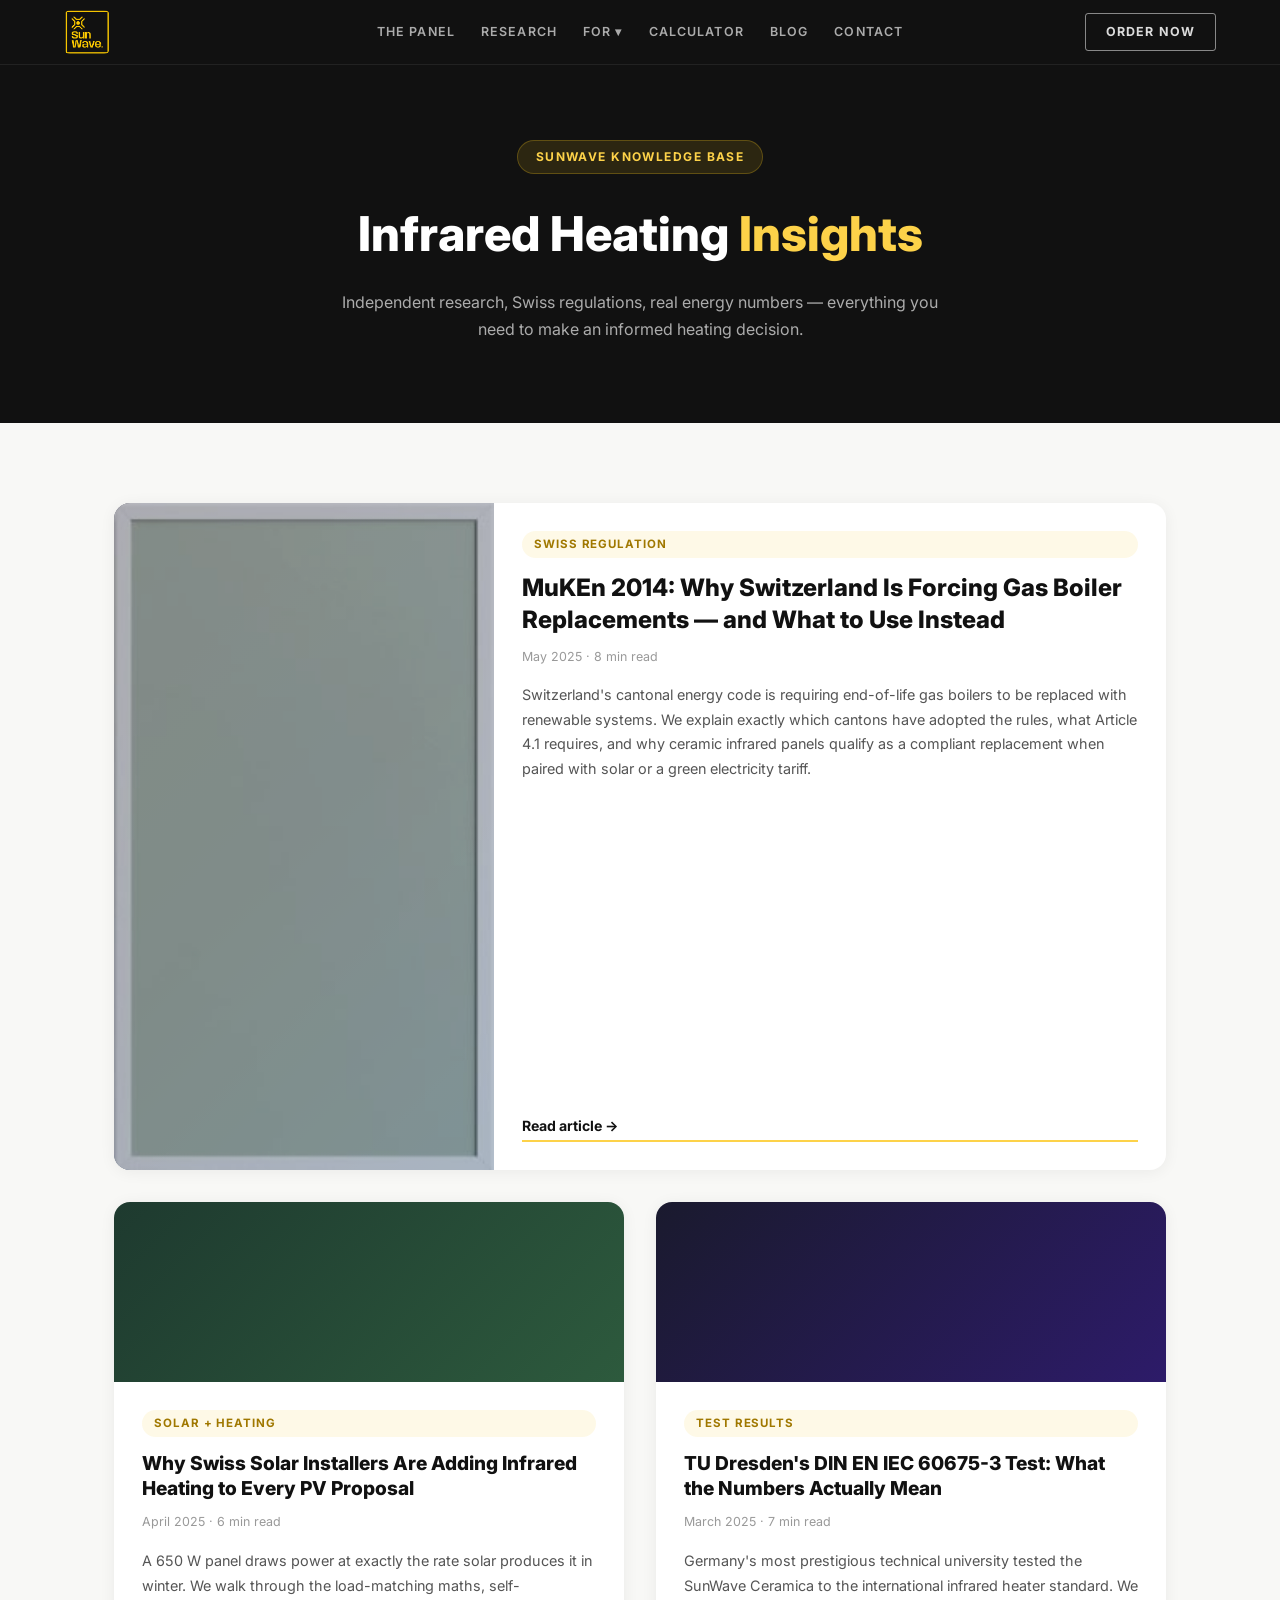
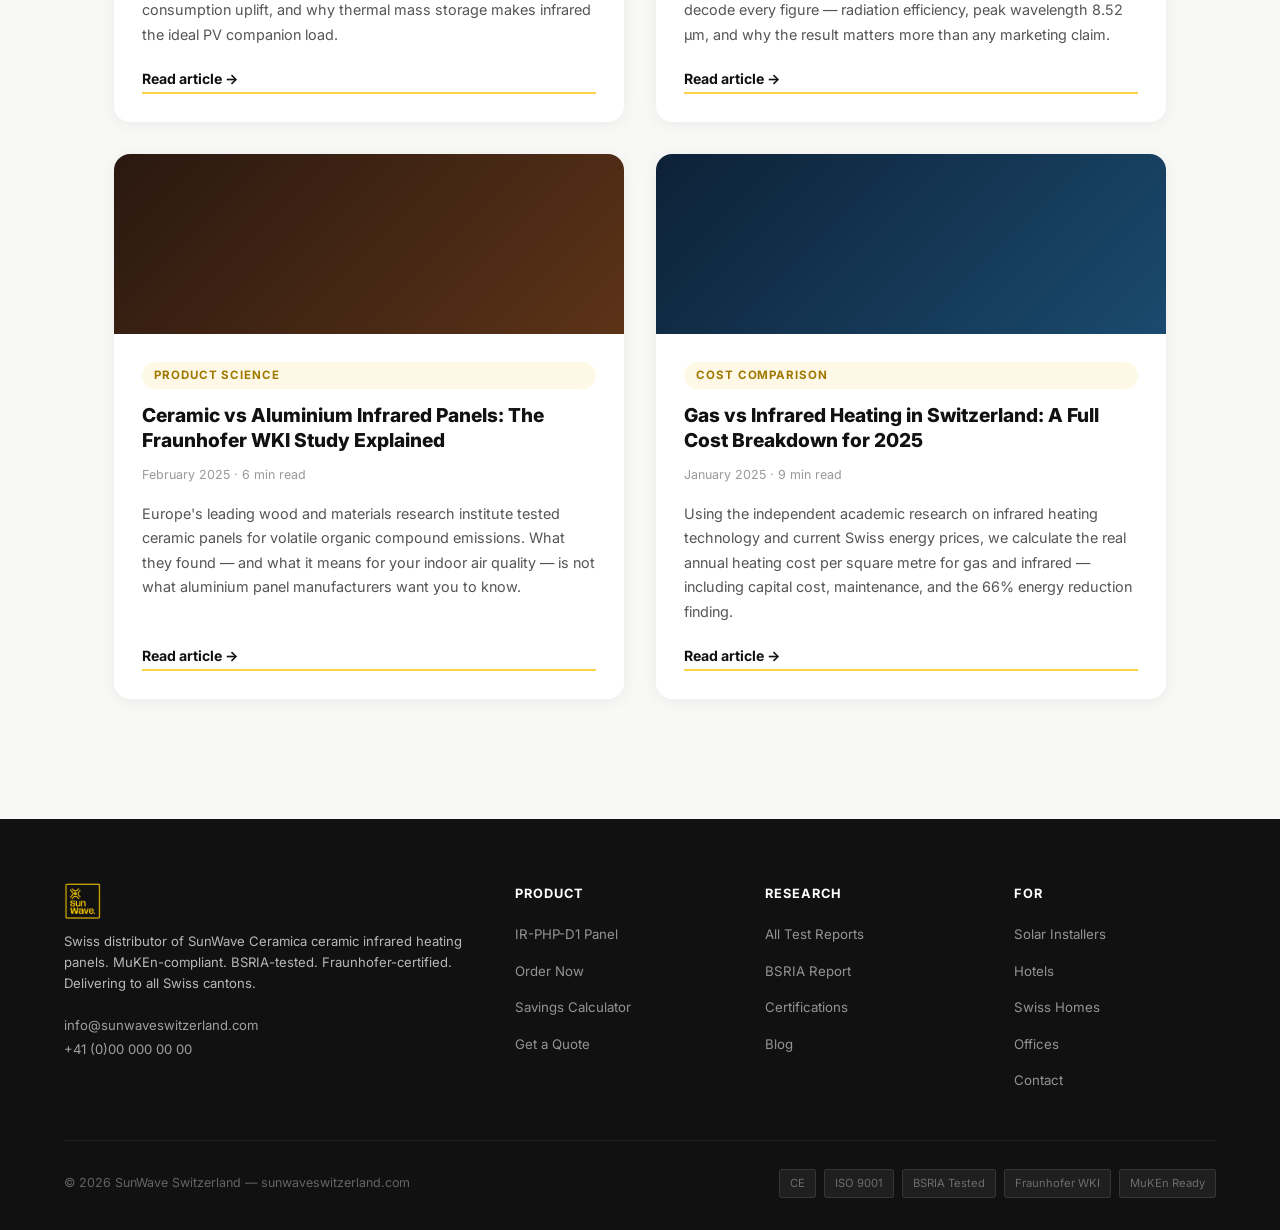
<file: blog/index.html>
﻿<!DOCTYPE html>
<html lang="en">
<head>
  <meta charset="UTF-8">
  <meta name="viewport" content="width=device-width, initial-scale=1.0">
  <link rel="icon" type="image/png" href="../images/logo.png">
  <title>Blog — SunWave Switzerland | Infrared Heating Insights</title>
  <meta name="description" content="Expert insights on infrared heating in Switzerland: MuKEn 2014 compliance, solar PV pairing, test results, and cost comparisons. Backed by independent research.">
  <link rel="preconnect" href="https://fonts.googleapis.com">
  <link rel="preconnect" href="https://fonts.gstatic.com" crossorigin>
  <link href="https://fonts.googleapis.com/css2?family=Inter:wght@300;400;500;600;700;800&display=swap" rel="stylesheet">
  <link rel="stylesheet" href="../css/style.css">
  <style>
    .blog-hero {
      padding: 140px 0 80px;
      background: var(--dark);
      text-align: center;
    }
    .blog-hero__label {
      display: inline-block;
      background: rgba(245,197,24,0.12);
      color: var(--gold);
      font-size: 0.75rem;
      font-weight: 700;
      letter-spacing: 0.12em;
      text-transform: uppercase;
      padding: 6px 18px;
      border-radius: 100px;
      border: 1px solid rgba(245,197,24,0.25);
      margin-bottom: 20px;
    }
    .blog-hero h1 {
      font-size: clamp(2rem, 5vw, 3rem);
      font-weight: 800;
      color: #fff;
      margin-bottom: 16px;
    }
    .blog-hero h1 span { color: var(--gold); }
    .blog-hero p {
      max-width: 600px;
      margin: 0 auto;
      color: rgba(255,255,255,0.65);
      font-size: 1rem;
      line-height: 1.7;
    }

    .blog-main {
      background: var(--off-white);
      padding: 80px 0 120px;
    }
    .blog-container {
      max-width: 1100px;
      margin: 0 auto;
      padding: 0 24px;
    }
    .blog-grid {
      display: grid;
      grid-template-columns: 1fr 1fr;
      gap: 32px;
    }
    .blog-card {
      background: #fff;
      border-radius: 16px;
      overflow: hidden;
      box-shadow: 0 2px 16px rgba(0,0,0,0.06);
      transition: transform 0.2s, box-shadow 0.2s;
      display: flex;
      flex-direction: column;
    }
    .blog-card:hover {
      transform: translateY(-4px);
      box-shadow: 0 8px 32px rgba(0,0,0,0.12);
    }
    .blog-card--featured {
      grid-column: 1 / -1;
      flex-direction: row;
    }
    .blog-card__img {
      background: var(--dark);
      display: flex;
      align-items: center;
      justify-content: center;
      font-size: 4rem;
      flex-shrink: 0;
    }
    .blog-card--featured .blog-card__img {
      width: 380px;
      min-height: 300px;
    }
    .blog-card:not(.blog-card--featured) .blog-card__img {
      height: 180px;
    }
    .blog-card__body {
      padding: 28px;
      flex: 1;
      display: flex;
      flex-direction: column;
    }
    .blog-card__tag {
      display: inline-block;
      background: rgba(245,197,24,0.1);
      color: #a07800;
      font-size: 0.72rem;
      font-weight: 700;
      letter-spacing: 0.08em;
      text-transform: uppercase;
      padding: 4px 12px;
      border-radius: 100px;
      margin-bottom: 14px;
    }
    .blog-card h2 {
      font-size: 1.2rem;
      font-weight: 800;
      color: var(--dark);
      line-height: 1.3;
      margin-bottom: 12px;
    }
    .blog-card--featured h2 {
      font-size: 1.5rem;
    }
    .blog-card p {
      font-size: 0.9rem;
      color: #555;
      line-height: 1.7;
      margin-bottom: 20px;
      flex: 1;
    }
    .blog-card__meta {
      font-size: 0.78rem;
      color: #999;
      margin-bottom: 16px;
    }
    .blog-card__link {
      display: inline-flex;
      align-items: center;
      gap: 6px;
      font-size: 0.88rem;
      font-weight: 700;
      color: var(--dark);
      text-decoration: none;
      border-bottom: 2px solid var(--gold);
      padding-bottom: 2px;
      transition: color 0.2s;
    }
    .blog-card__link:hover { color: var(--gold); }

    @media (max-width: 768px) {
      .blog-grid { grid-template-columns: 1fr; }
      .blog-card--featured { flex-direction: column; }
      .blog-card--featured .blog-card__img { width: 100%; min-height: 180px; }
    }
  </style>
</head>
<body>

<nav class="nav" id="nav">
  <div class="nav__inner">
    <a href="../index.html" class="nav__logo">
      <img src="../images/logo.png" alt="SunWave Switzerland" style="height:44px;display:block;border-radius:6px;">
    </a>
    <div class="nav__links">
      <a href="../product.html">The Panel</a>
      <a href="../research.html">Research</a>
      <div class="nav__drop">
        <button class="nav__drop-btn">For &#9662;</button>
        <div class="nav__drop-menu" id="nav-drop-menu">
          <a href="../for-solar.html">Solar Installers</a>
          <a href="../for-hotels.html">Hotels &amp; Hospitality</a>
          <a href="../for-homes.html">Swiss Homes</a>
          <a href="../for-offices.html">Offices &amp; Commercial</a>
        </div>
      </div>
      <a href="../index.html#calculator">Calculator</a>
      <a href="../blog/index.html">Blog</a>
      <a href="../contact.html">Contact</a>
    </div>
    <div class="nav__right">
      <a href="../product.html" class="nav__order-btn">Order Now</a>
      <button class="nav__hamburger" id="nav-hamburger" aria-label="Menu">
        <span></span><span></span><span></span>
      </button>
    </div>
  </div>
  <div class="nav__mobile" id="nav-mobile">
    <a href="../product.html">The Panel</a>
    <a href="../research.html">Research</a>
    <a href="../for-solar.html">Solar Installers</a>
    <a href="../for-hotels.html">Hotels &amp; Hospitality</a>
    <a href="../for-homes.html">Swiss Homes</a>
    <a href="../for-offices.html">Offices &amp; Commercial</a>
    <a href="../index.html#calculator">Calculator</a>
    <a href="../blog/index.html">Blog</a>
    <a href="../contact.html">Contact</a>
    <a href="../product.html" class="nav__mobile-order">Order Now</a>
  </div>
</nav>

<!-- ── Hero ── -->
<section class="blog-hero">
  <div class="blog-hero__label">SunWave Knowledge Base</div>
  <h1>Infrared Heating <span>Insights</span></h1>
  <p>Independent research, Swiss regulations, real energy numbers — everything you need to make an informed heating decision.</p>
</section>

<!-- ── Blog Posts ── -->
<section class="blog-main">
  <div class="blog-container">
    <div class="blog-grid">

      <!-- Featured Post -->
      <article class="blog-card blog-card--featured">
        <div class="blog-card__img" style="background:linear-gradient(135deg,#1a1a2e 0%,#16213e 50%,#0f3460 100%)">
          <img src="../images/panel-sage.jpg" alt="SunWave Ceramica panel" style="width:100%;height:100%;object-fit:cover;opacity:0.7">
        </div>
        <div class="blog-card__body">
          <span class="blog-card__tag">Swiss Regulation</span>
          <h2>MuKEn 2014: Why Switzerland Is Forcing Gas Boiler Replacements — and What to Use Instead</h2>
          <div class="blog-card__meta">May 2025 · 8 min read</div>
          <p>Switzerland's cantonal energy code is requiring end-of-life gas boilers to be replaced with renewable systems. We explain exactly which cantons have adopted the rules, what Article 4.1 requires, and why ceramic infrared panels qualify as a compliant replacement when paired with solar or a green electricity tariff.</p>
          <a href="muken-2014-boiler-replacement-switzerland.html" class="blog-card__link">Read article →</a>
        </div>
      </article>

      <!-- Post 2 -->
      <article class="blog-card">
        <div class="blog-card__img" style="background:linear-gradient(135deg,#1e3a2f 0%,#2d5a3d 100%)">
        </div>
        <div class="blog-card__body">
          <span class="blog-card__tag">Solar + Heating</span>
          <h2>Why Swiss Solar Installers Are Adding Infrared Heating to Every PV Proposal</h2>
          <div class="blog-card__meta">April 2025 · 6 min read</div>
          <p>A 650 W panel draws power at exactly the rate solar produces it in winter. We walk through the load-matching maths, self-consumption uplift, and why thermal mass storage makes infrared the ideal PV companion load.</p>
          <a href="solar-infrared-heating-switzerland.html" class="blog-card__link">Read article →</a>
        </div>
      </article>

      <!-- Post 3 -->
      <article class="blog-card">
        <div class="blog-card__img" style="background:linear-gradient(135deg,#1a1a2e 0%,#2d1b69 100%)">
        </div>
        <div class="blog-card__body">
          <span class="blog-card__tag">Test Results</span>
          <h2>TU Dresden's DIN EN IEC 60675-3 Test: What the Numbers Actually Mean</h2>
          <div class="blog-card__meta">March 2025 · 7 min read</div>
          <p>Germany's most prestigious technical university tested the SunWave Ceramica to the international infrared heater standard. We decode every figure — radiation efficiency, peak wavelength 8.52 µm, and why the result matters more than any marketing claim.</p>
          <a href="tu-dresden-infrared-test-results.html" class="blog-card__link">Read article →</a>
        </div>
      </article>

      <!-- Post 4 -->
      <article class="blog-card">
        <div class="blog-card__img" style="background:linear-gradient(135deg,#2a1810 0%,#5c3317 100%)">
        </div>
        <div class="blog-card__body">
          <span class="blog-card__tag">Product Science</span>
          <h2>Ceramic vs Aluminium Infrared Panels: The Fraunhofer WKI Study Explained</h2>
          <div class="blog-card__meta">February 2025 · 6 min read</div>
          <p>Europe's leading wood and materials research institute tested ceramic panels for volatile organic compound emissions. What they found — and what it means for your indoor air quality — is not what aluminium panel manufacturers want you to know.</p>
          <a href="ceramic-vs-aluminium-infrared-panels.html" class="blog-card__link">Read article →</a>
        </div>
      </article>

      <!-- Post 5 -->
      <article class="blog-card">
        <div class="blog-card__img" style="background:linear-gradient(135deg,#0d2137 0%,#1a4a6e 100%)">
        </div>
        <div class="blog-card__body">
          <span class="blog-card__tag">Cost Comparison</span>
          <h2>Gas vs Infrared Heating in Switzerland: A Full Cost Breakdown for 2025</h2>
          <div class="blog-card__meta">January 2025 · 9 min read</div>
          <p>Using the independent academic research on infrared heating technology and current Swiss energy prices, we calculate the real annual heating cost per square metre for gas and infrared — including capital cost, maintenance, and the 66% energy reduction finding.</p>
          <a href="gas-vs-infrared-heating-cost-switzerland.html" class="blog-card__link">Read article →</a>
        </div>
      </article>

    </div>
  </div>
</section>

<!-- ── Footer ── -->
<footer class="footer">
  <div class="container">
    <div class="footer__grid">
      <div class="footer__brand">
        <div class="footer__logo" style="display:flex;align-items:center;gap:8px">
          <img src="../images/logo.png" alt="SunWave Switzerland" style="height:36px;display:block;border-radius:4px;">
        </div>
        <p class="footer__tagline">Swiss distributor of SunWave Ceramica ceramic infrared heating panels. MuKEn-compliant. BSRIA-tested. Fraunhofer-certified.<br>Delivering to all Swiss cantons.</p>
        <div class="footer__contact">
          <a href="mailto:info@sunwaveswitzerland.com">info@sunwaveswitzerland.com</a><br>
          <a href="tel:+41000000000">+41 (0)00 000 00 00</a>
        </div>
      </div>
      <div class="footer__col">
        <h4>Product</h4>
        <ul>
          <li><a href="../product.html">IR-PHP-D1 Panel</a></li>
          <li><a href="../product.html#order">Order Now</a></li>
          <li><a href="../index.html#calculator">Savings Calculator</a></li>
          <li><a href="../contact.html">Get a Quote</a></li>
        </ul>
      </div>
      <div class="footer__col">
        <h4>Research</h4>
        <ul>
          <li><a href="../research.html">All Test Reports</a></li>
          <li><a href="../research.html#bsria">BSRIA Report</a></li>
          <li><a href="../research.html#certifications">Certifications</a></li>
          <li><a href="index.html">Blog</a></li>
        </ul>
      </div>
      <div class="footer__col">
        <h4>For</h4>
        <ul>
          <li><a href="../for-solar.html">Solar Installers</a></li>
          <li><a href="../for-hotels.html">Hotels</a></li>
          <li><a href="../for-homes.html">Swiss Homes</a></li>
          <li><a href="../for-offices.html">Offices</a></li>
          <li><a href="../contact.html">Contact</a></li>
        </ul>
      </div>
    </div>
    <div class="footer__bottom">
      <div>&copy; 2026 SunWave Switzerland &mdash; sunwaveswitzerland.com</div>
      <div class="footer__certs">
        <span class="footer__cert-tag">CE</span>
        <span class="footer__cert-tag">ISO 9001</span>
        <span class="footer__cert-tag">BSRIA Tested</span>
        <span class="footer__cert-tag">Fraunhofer WKI</span>
        <span class="footer__cert-tag">MuKEn Ready</span>
      </div>
    </div>
  </div>
</footer>

<script src="../js/main.js"></script>
</body>
</html>
</file>
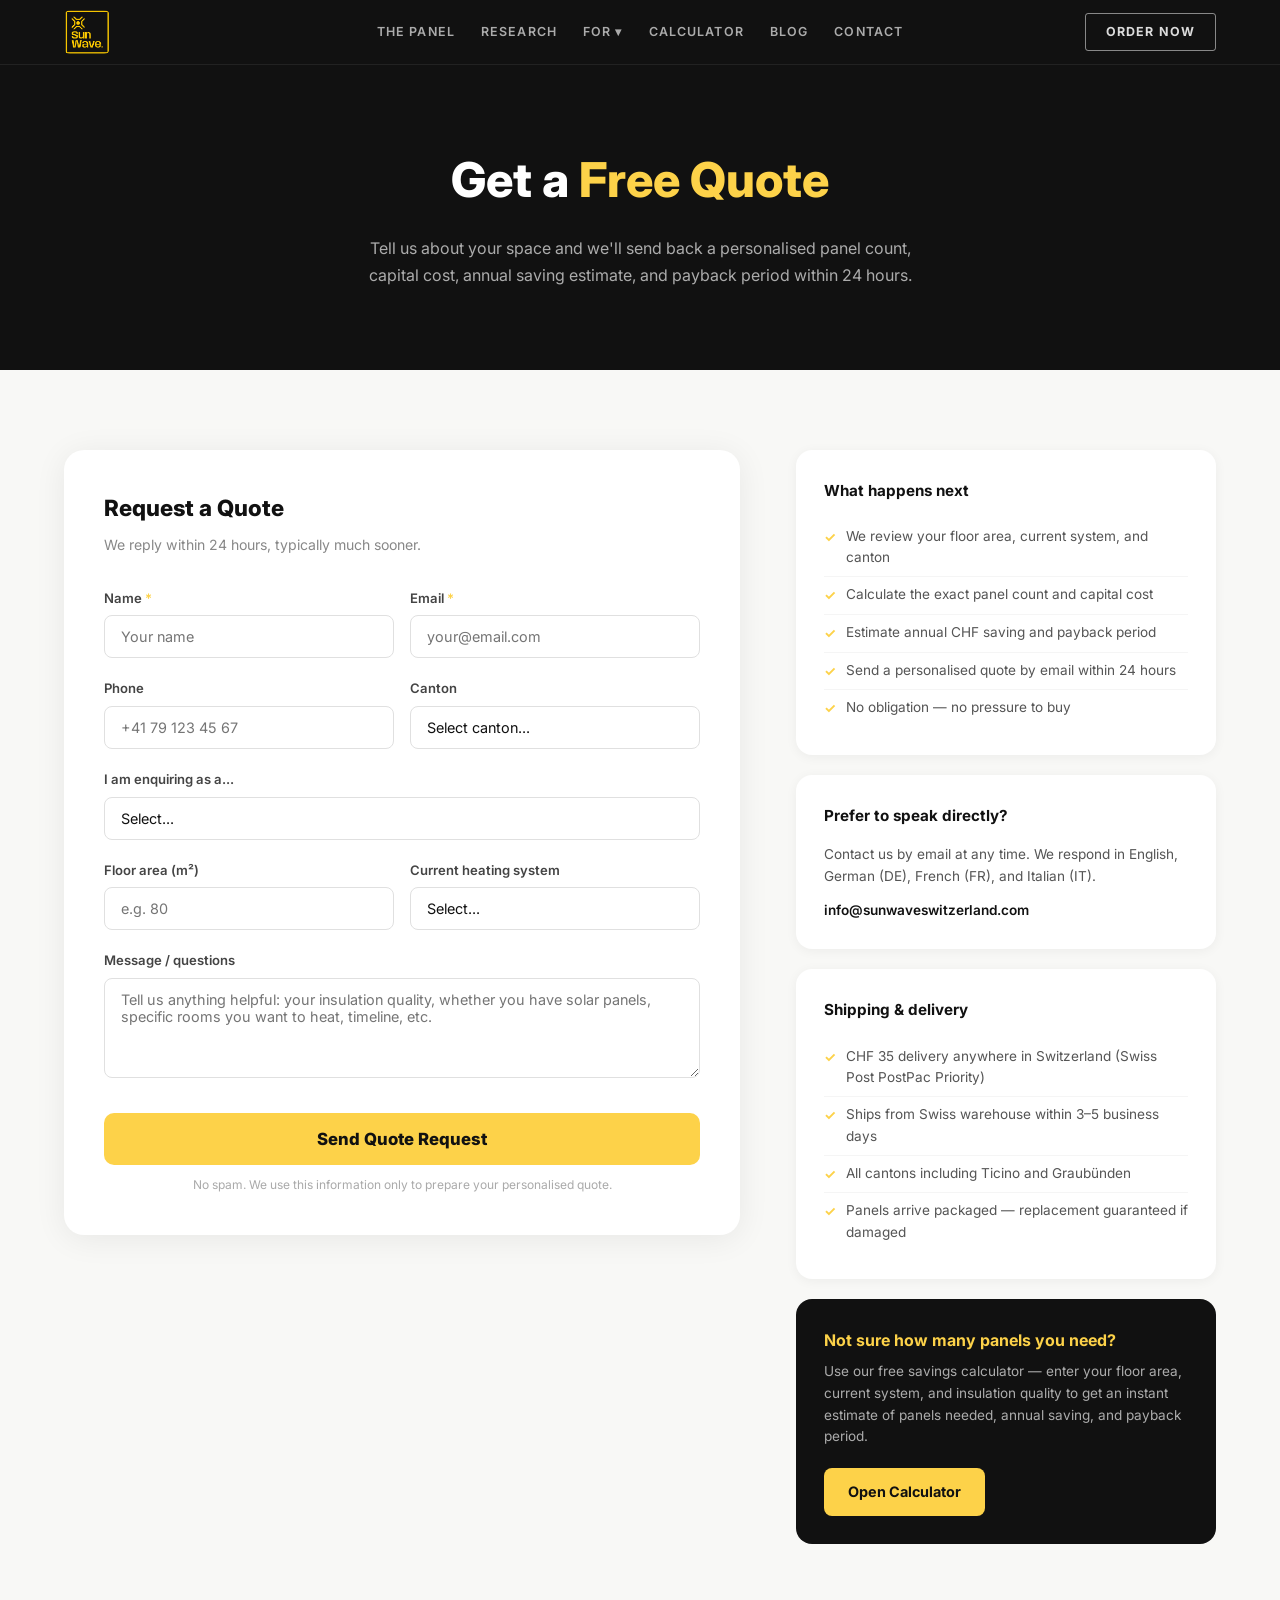
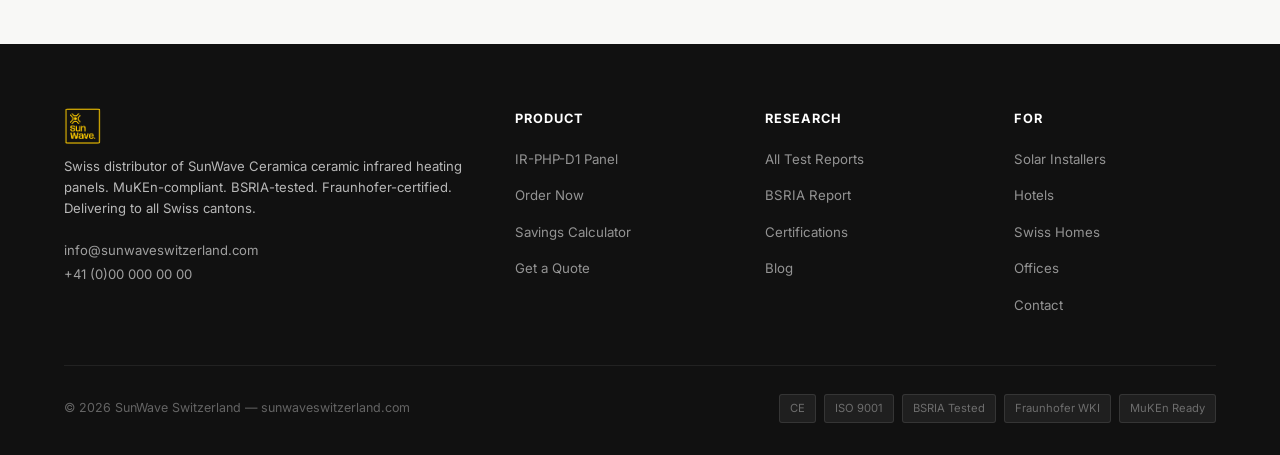
<file: contact.html>
<!DOCTYPE html>
<html lang="en">
<head>
  <meta charset="UTF-8">
  <meta name="viewport" content="width=device-width, initial-scale=1.0">
  <link rel="icon" type="image/png" href="images/logo.png">
  <title>Contact SunWave Switzerland — Get a Quote or Ask a Question</title>
  <meta name="description" content="Contact SunWave Switzerland for a personalised heating quote, panel count calculation, installer referral, or any question about the SunWave Ceramica infrared heating panel.">
  <link rel="preconnect" href="https://fonts.googleapis.com">
  <link rel="preconnect" href="https://fonts.gstatic.com" crossorigin>
  <link href="https://fonts.googleapis.com/css2?family=Inter:wght@300;400;500;600;700;800&display=swap" rel="stylesheet">
  <link rel="stylesheet" href="css/style.css">
  <style>
    .contact-hero {
      padding: 140px 0 80px;
      background: var(--dark);
      text-align: center;
    }
    .contact-hero h1 {
      font-size: clamp(2rem, 5vw, 3rem);
      font-weight: 800;
      color: #fff;
      margin-bottom: 16px;
    }
    .contact-hero h1 span { color: var(--gold); }
    .contact-hero p {
      max-width: 560px;
      margin: 0 auto;
      color: rgba(255,255,255,0.65);
      font-size: 1rem;
      line-height: 1.7;
    }

    .contact-main {
      padding: 80px 0 100px;
      background: var(--off-white);
    }
    .contact-grid {
      max-width: var(--container);
      margin: 0 auto;
      padding: 0 24px;
      display: grid;
      grid-template-columns: 1fr 420px;
      gap: 56px;
      align-items: start;
    }

    /* Form */
    .contact-form-card {
      background: #fff;
      border-radius: 20px;
      padding: 40px;
      box-shadow: 0 4px 32px rgba(0,0,0,0.07);
    }
    .contact-form-card h2 {
      font-size: 1.4rem;
      font-weight: 800;
      color: var(--dark);
      margin-bottom: 6px;
    }
    .contact-form-card .form-sub {
      font-size: 0.88rem;
      color: #888;
      margin-bottom: 32px;
    }
    .form-row {
      display: grid;
      grid-template-columns: 1fr 1fr;
      gap: 16px;
    }
    .form-group {
      margin-bottom: 20px;
    }
    .form-group label {
      display: block;
      font-size: 0.82rem;
      font-weight: 600;
      color: #444;
      margin-bottom: 6px;
    }
    .form-group label span { color: var(--gold); }
    .form-input, .form-select, .form-textarea {
      width: 100%;
      padding: 12px 16px;
      border: 1.5px solid #e0e0e0;
      border-radius: 8px;
      font-size: 0.9rem;
      font-family: inherit;
      color: var(--dark);
      background: #fff;
      transition: border-color 0.2s;
      box-sizing: border-box;
    }
    .form-input:focus, .form-select:focus, .form-textarea:focus {
      outline: none;
      border-color: var(--gold);
    }
    .form-select { appearance: none; cursor: pointer; }
    .form-textarea { resize: vertical; min-height: 100px; }
    .form-submit {
      width: 100%;
      padding: 16px;
      background: var(--gold);
      color: var(--dark);
      font-size: 1.05rem;
      font-weight: 800;
      border: none;
      border-radius: 10px;
      cursor: pointer;
      font-family: inherit;
      transition: background 0.2s, transform 0.2s;
      margin-top: 8px;
    }
    .form-submit:hover { background: var(--gold-hover); transform: translateY(-1px); }
    .form-note {
      font-size: 0.75rem;
      color: #aaa;
      text-align: center;
      margin-top: 10px;
    }
    .form-success {
      display: none;
      text-align: center;
      padding: 32px;
    }
    .form-success__icon { font-size: 3rem; margin-bottom: 16px; }
    .form-success h3 { font-size: 1.3rem; font-weight: 700; color: var(--dark); margin-bottom: 8px; }
    .form-success p { font-size: 0.9rem; color: #666; line-height: 1.6; }

    /* Sidebar */
    .contact-sidebar {
      display: flex;
      flex-direction: column;
      gap: 20px;
    }
    .info-card {
      background: #fff;
      border-radius: 16px;
      padding: 28px;
      box-shadow: 0 2px 12px rgba(0,0,0,0.05);
    }
    .info-card h3 {
      font-size: 0.95rem;
      font-weight: 700;
      color: var(--dark);
      margin-bottom: 16px;
      display: flex;
      align-items: center;
      gap: 10px;
    }
    .info-card h3 .icon { font-size: 1.2rem; }
    .info-card p, .info-card li {
      font-size: 0.85rem;
      color: #555;
      line-height: 1.6;
    }
    .info-card ul { list-style: none; padding: 0; margin: 0; }
    .info-card ul li {
      padding: 7px 0;
      border-bottom: 1px solid #f5f5f5;
      display: flex;
      gap: 10px;
      align-items: flex-start;
    }
    .info-card ul li:last-child { border-bottom: none; }
    .info-card ul li::before { content: '✓'; color: var(--gold); font-weight: 700; flex-shrink: 0; margin-top: 1px; }
    .dark-cta-card {
      background: var(--dark);
      border-radius: 16px;
      padding: 28px;
      color: #fff;
    }
    .dark-cta-card h3 { font-size: 1rem; font-weight: 700; color: var(--gold); margin-bottom: 8px; }
    .dark-cta-card p { font-size: 0.85rem; color: rgba(255,255,255,0.65); line-height: 1.6; margin-bottom: 20px; }
    .dark-cta-card a {
      display: inline-block;
      background: var(--gold);
      color: var(--dark);
      font-weight: 700;
      font-size: 0.9rem;
      padding: 12px 24px;
      border-radius: 8px;
      text-decoration: none;
      transition: background 0.2s;
    }
    .dark-cta-card a:hover { background: var(--gold-hover); }

    @media (max-width: 1024px) {
      .contact-grid { grid-template-columns: 1fr; }
      .contact-sidebar { flex-direction: row; flex-wrap: wrap; }
      .info-card, .dark-cta-card { flex: 1 1 260px; }
    }
    @media (max-width: 640px) {
      .form-row { grid-template-columns: 1fr; }
      .contact-sidebar { flex-direction: column; }
    }
  </style>
</head>
<body>

<nav class="nav" id="nav">
  <div class="nav__inner">
    <a href="index.html" class="nav__logo">
      <img src="images/logo.png" alt="SunWave Switzerland" style="height:44px;display:block;border-radius:6px;">
    </a>
    <div class="nav__links">
      <a href="product.html">The Panel</a>
      <a href="research.html">Research</a>
      <div class="nav__drop">
        <button class="nav__drop-btn">For &#9662;</button>
        <div class="nav__drop-menu" id="nav-drop-menu">
          <a href="for-solar.html">Solar Installers</a>
          <a href="for-hotels.html">Hotels &amp; Hospitality</a>
          <a href="for-homes.html">Swiss Homes</a>
          <a href="for-offices.html">Offices &amp; Commercial</a>
        </div>
      </div>
      <a href="index.html#calculator">Calculator</a>
      <a href="blog/index.html">Blog</a>
      <a href="contact.html">Contact</a>
    </div>
    <div class="nav__right">
      <a href="product.html" class="nav__order-btn">Order Now</a>
      <button class="nav__hamburger" id="nav-hamburger" aria-label="Menu">
        <span></span><span></span><span></span>
      </button>
    </div>
  </div>
  <div class="nav__mobile" id="nav-mobile">
    <a href="product.html">The Panel</a>
    <a href="research.html">Research</a>
    <a href="for-solar.html">Solar Installers</a>
    <a href="for-hotels.html">Hotels &amp; Hospitality</a>
    <a href="for-homes.html">Swiss Homes</a>
    <a href="for-offices.html">Offices &amp; Commercial</a>
    <a href="index.html#calculator">Calculator</a>
    <a href="blog/index.html">Blog</a>
    <a href="contact.html">Contact</a>
    <a href="product.html" class="nav__mobile-order">Order Now</a>
  </div>
</nav>

<section class="contact-hero">
  <h1>Get a <span>Free Quote</span></h1>
  <p>Tell us about your space and we'll send back a personalised panel count, capital cost, annual saving estimate, and payback period within 24 hours.</p>
</section>

<section class="contact-main">
  <div class="contact-grid">

    <!-- Form -->
    <div class="contact-form-card">
      <h2>Request a Quote</h2>
      <p class="form-sub">We reply within 24 hours, typically much sooner.</p>

      <form id="contact-form" onsubmit="submitContactForm(event)">
        <div class="form-row">
          <div class="form-group">
            <label for="cf-name">Name <span>*</span></label>
            <input class="form-input" type="text" id="cf-name" placeholder="Your name" required>
          </div>
          <div class="form-group">
            <label for="cf-email">Email <span>*</span></label>
            <input class="form-input" type="email" id="cf-email" placeholder="your@email.com" required>
          </div>
        </div>

        <div class="form-row">
          <div class="form-group">
            <label for="cf-phone">Phone</label>
            <input class="form-input" type="tel" id="cf-phone" placeholder="+41 79 123 45 67">
          </div>
          <div class="form-group">
            <label for="cf-canton">Canton</label>
            <select class="form-select" id="cf-canton">
              <option value="">Select canton...</option>
              <option>Zurich (ZH)</option>
              <option>Bern (BE)</option>
              <option>Lucerne (LU)</option>
              <option>Uri (UR)</option>
              <option>Schwyz (SZ)</option>
              <option>Obwalden (OW)</option>
              <option>Nidwalden (NW)</option>
              <option>Glarus (GL)</option>
              <option>Zug (ZG)</option>
              <option>Fribourg (FR)</option>
              <option>Solothurn (SO)</option>
              <option>Basel-Stadt (BS)</option>
              <option>Basel-Landschaft (BL)</option>
              <option>Schaffhausen (SH)</option>
              <option>Appenzell Ausserrhoden (AR)</option>
              <option>Appenzell Innerrhoden (AI)</option>
              <option>St. Gallen (SG)</option>
              <option>Graubünden (GR)</option>
              <option>Aargau (AG)</option>
              <option>Thurgau (TG)</option>
              <option>Ticino (TI)</option>
              <option>Vaud (VD)</option>
              <option>Valais (VS)</option>
              <option>Neuchâtel (NE)</option>
              <option>Geneva (GE)</option>
              <option>Jura (JU)</option>
            </select>
          </div>
        </div>

        <div class="form-group">
          <label for="cf-type">I am enquiring as a...</label>
          <select class="form-select" id="cf-type">
            <option value="">Select...</option>
            <option>Homeowner / apartment tenant</option>
            <option>Solar / PV installer</option>
            <option>Hotel or hospitality operator</option>
            <option>Office / commercial property manager</option>
            <option>Architect or interior designer</option>
            <option>Electrician / installer</option>
            <option>Other</option>
          </select>
        </div>

        <div class="form-row">
          <div class="form-group">
            <label for="cf-area">Floor area (m²)</label>
            <input class="form-input" type="number" id="cf-area" placeholder="e.g. 80">
          </div>
          <div class="form-group">
            <label for="cf-system">Current heating system</label>
            <select class="form-select" id="cf-system">
              <option value="">Select...</option>
              <option>Gas boiler</option>
              <option>Gas condensing boiler</option>
              <option>Oil boiler</option>
              <option>Electric heating (storage or panel)</option>
              <option>Heat pump</option>
              <option>District heating</option>
              <option>No heating (new build)</option>
            </select>
          </div>
        </div>

        <div class="form-group">
          <label for="cf-message">Message / questions</label>
          <textarea class="form-textarea" id="cf-message" placeholder="Tell us anything helpful: your insulation quality, whether you have solar panels, specific rooms you want to heat, timeline, etc."></textarea>
        </div>

        <button type="submit" class="form-submit">Send Quote Request</button>
        <p class="form-note">No spam. We use this information only to prepare your personalised quote.</p>
      </form>

      <div class="form-success" id="form-success">
        <div class="form-success__icon">&#10003;</div>
        <h3>Quote request sent!</h3>
        <p>We'll review your information and send back a personalised panel count, savings estimate, and pricing within 24 hours (usually much sooner).</p>
        <p style="margin-top:12px;">In the meantime, you can <a href="index.html#calculator" style="color:var(--gold);">use our savings calculator</a> or <a href="research.html" style="color:var(--gold);">read the independent test reports</a>.</p>
      </div>
    </div>

    <!-- Sidebar -->
    <div class="contact-sidebar">
      <div class="info-card">
        <h3>What happens next</h3>
        <ul>
          <li>We review your floor area, current system, and canton</li>
          <li>Calculate the exact panel count and capital cost</li>
          <li>Estimate annual CHF saving and payback period</li>
          <li>Send a personalised quote by email within 24 hours</li>
          <li>No obligation — no pressure to buy</li>
        </ul>
      </div>

      <div class="info-card">
        <h3>Prefer to speak directly?</h3>
        <p>Contact us by email at any time. We respond in English, German (DE), French (FR), and Italian (IT).</p>
        <p style="margin-top:12px; font-weight:600; color:var(--dark);">info@sunwaveswitzerland.com</p>
      </div>

      <div class="info-card">
        <h3>Shipping &amp; delivery</h3>
        <ul>
          <li>CHF 35 delivery anywhere in Switzerland (Swiss Post PostPac Priority)</li>
          <li>Ships from Swiss warehouse within 3–5 business days</li>
          <li>All cantons including Ticino and Graubünden</li>
          <li>Panels arrive packaged — replacement guaranteed if damaged</li>
        </ul>
      </div>

      <div class="dark-cta-card">
        <h3>Not sure how many panels you need?</h3>
        <p>Use our free savings calculator — enter your floor area, current system, and insulation quality to get an instant estimate of panels needed, annual saving, and payback period.</p>
        <a href="index.html#calculator">Open Calculator</a>
      </div>
    </div>

  </div>
</section>

<!-- ── Footer ── -->
<footer class="footer">
  <div class="container">
    <div class="footer__grid">
      <div class="footer__brand">
        <div class="footer__logo" style="display:flex;align-items:center;gap:8px">
          <img src="images/logo.png" alt="SunWave Switzerland" style="height:36px;display:block;border-radius:4px;">
        </div>
        <p class="footer__tagline">Swiss distributor of SunWave Ceramica ceramic infrared heating panels. MuKEn-compliant. BSRIA-tested. Fraunhofer-certified.<br>Delivering to all Swiss cantons.</p>
        <div class="footer__contact">
          <a href="mailto:info@sunwaveswitzerland.com">info@sunwaveswitzerland.com</a><br>
          <a href="tel:+41000000000">+41 (0)00 000 00 00</a>
        </div>
      </div>
      <div class="footer__col">
        <h4>Product</h4>
        <ul>
          <li><a href="product.html">IR-PHP-D1 Panel</a></li>
          <li><a href="product.html#order">Order Now</a></li>
          <li><a href="index.html#calculator">Savings Calculator</a></li>
          <li><a href="contact.html">Get a Quote</a></li>
        </ul>
      </div>
      <div class="footer__col">
        <h4>Research</h4>
        <ul>
          <li><a href="research.html">All Test Reports</a></li>
          <li><a href="research.html#bsria">BSRIA Report</a></li>
          <li><a href="research.html#certifications">Certifications</a></li>
          <li><a href="blog/index.html">Blog</a></li>
        </ul>
      </div>
      <div class="footer__col">
        <h4>For</h4>
        <ul>
          <li><a href="for-solar.html">Solar Installers</a></li>
          <li><a href="for-hotels.html">Hotels</a></li>
          <li><a href="for-homes.html">Swiss Homes</a></li>
          <li><a href="for-offices.html">Offices</a></li>
          <li><a href="contact.html">Contact</a></li>
        </ul>
      </div>
    </div>
    <div class="footer__bottom">
      <div>&copy; 2026 SunWave Switzerland &mdash; sunwaveswitzerland.com</div>
      <div class="footer__certs">
        <span class="footer__cert-tag">CE</span>
        <span class="footer__cert-tag">ISO 9001</span>
        <span class="footer__cert-tag">BSRIA Tested</span>
        <span class="footer__cert-tag">Fraunhofer WKI</span>
        <span class="footer__cert-tag">MuKEn Ready</span>
      </div>
    </div>
  </div>
</footer>

<script src="js/main.js"></script>
<script>
  /* Pre-fill from URL params (from product page order button) */
  (function() {
    const p = new URLSearchParams(window.location.search);
    if (p.get('product')) {
      const msg = document.getElementById('cf-message');
      if (msg) {
        const parts = [];
        if (p.get('product')) parts.push('Product: ' + p.get('product'));
        if (p.get('finish')) parts.push('Finish: ' + p.get('finish'));
        if (p.get('qty')) parts.push('Quantity: ' + p.get('qty'));
        if (p.get('thermostat') === 'basic') parts.push('Add smart thermostat: Yes');
        msg.value = parts.join('\n');
      }
    }
  })();

  function submitContactForm(e) {
    e.preventDefault();
    document.getElementById('contact-form').style.display = 'none';
    document.getElementById('form-success').style.display = 'block';
    window.scrollTo({ top: document.querySelector('.contact-form-card').offsetTop - 100, behavior: 'smooth' });
  }
</script>
</body>
</html>
</file>
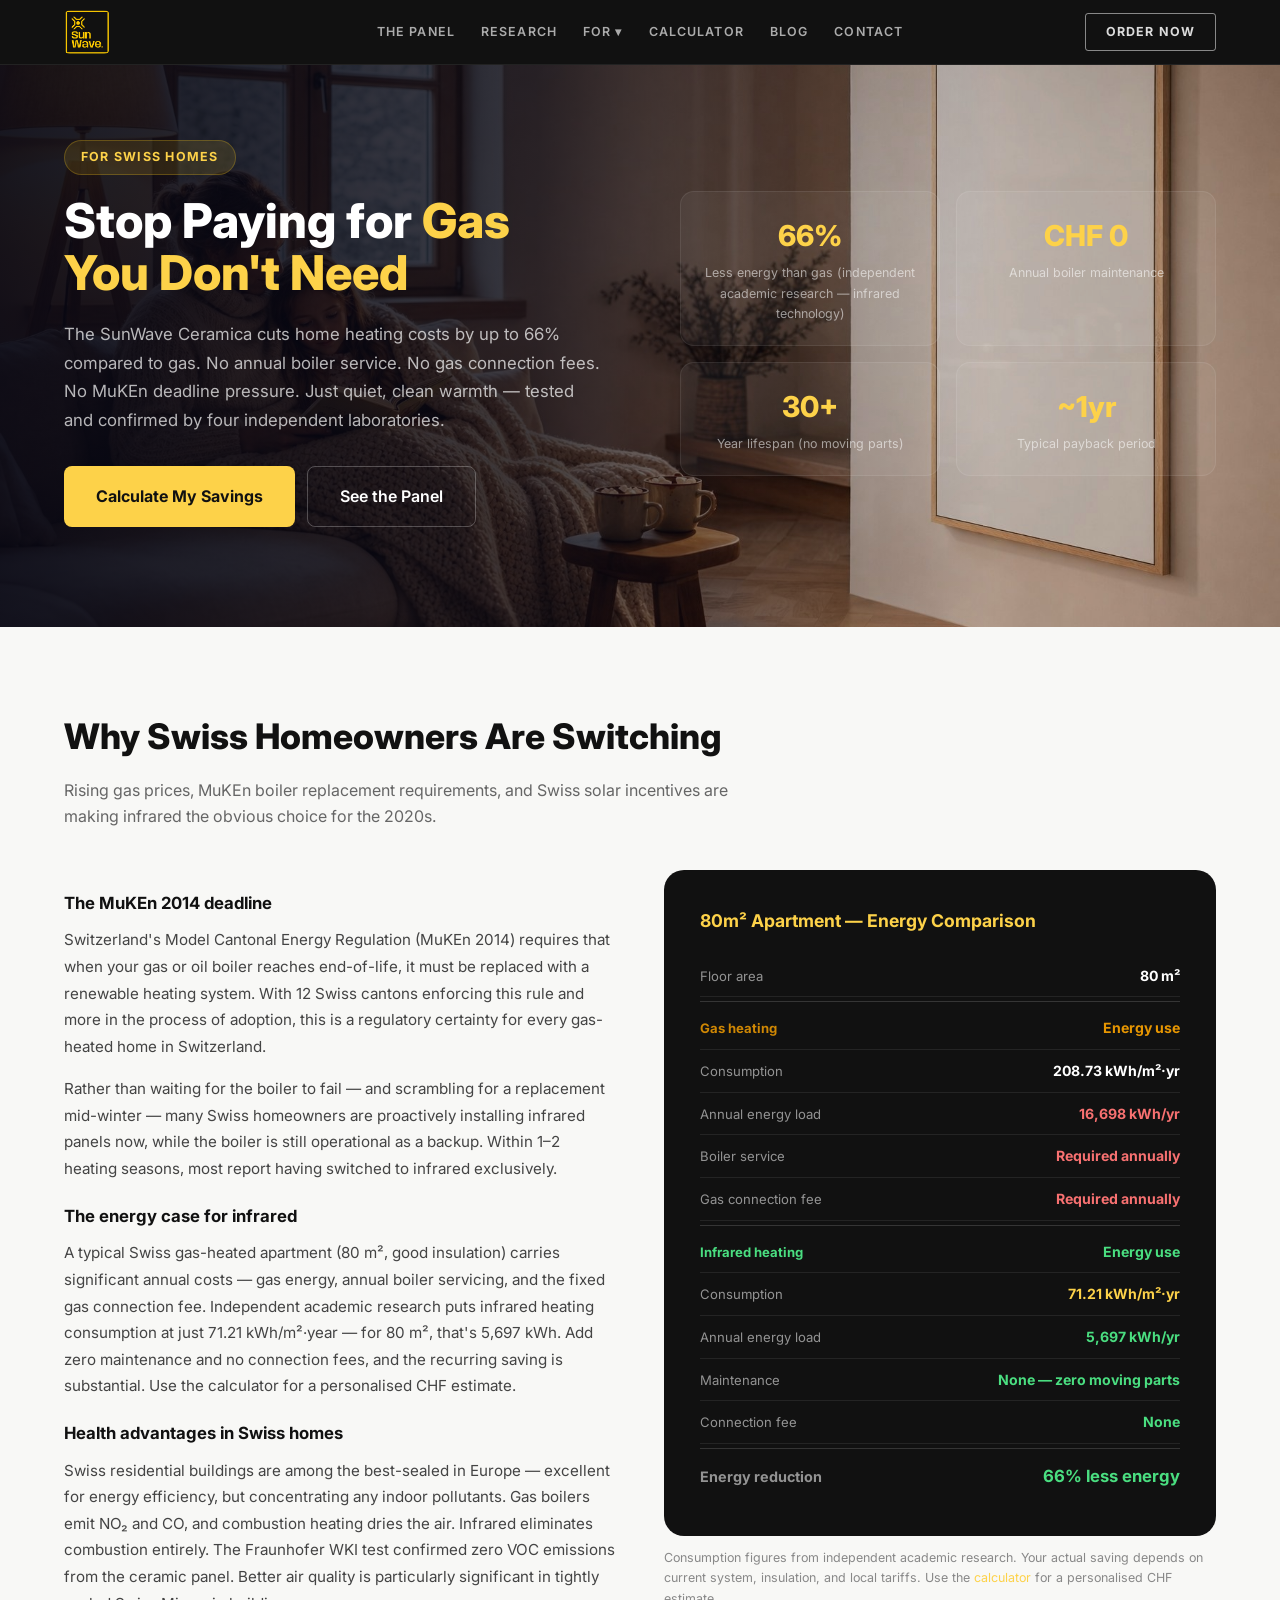
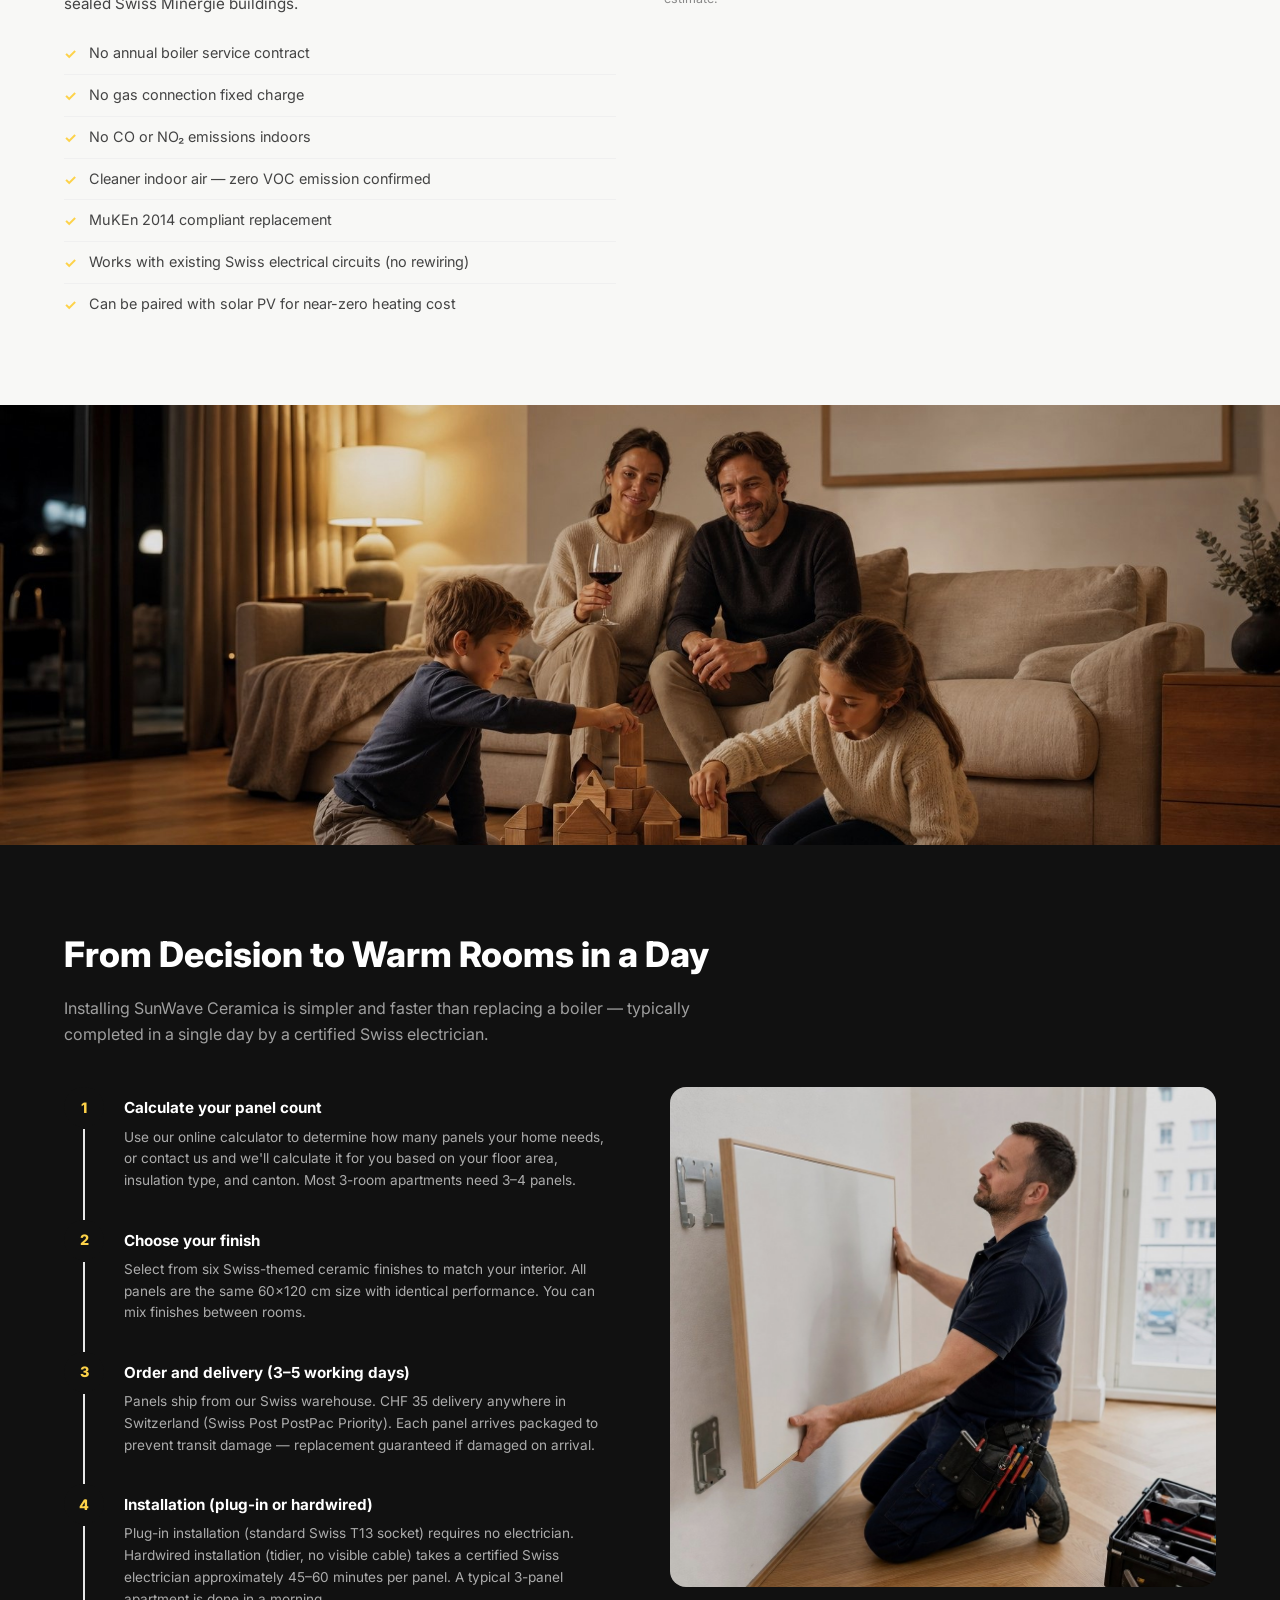
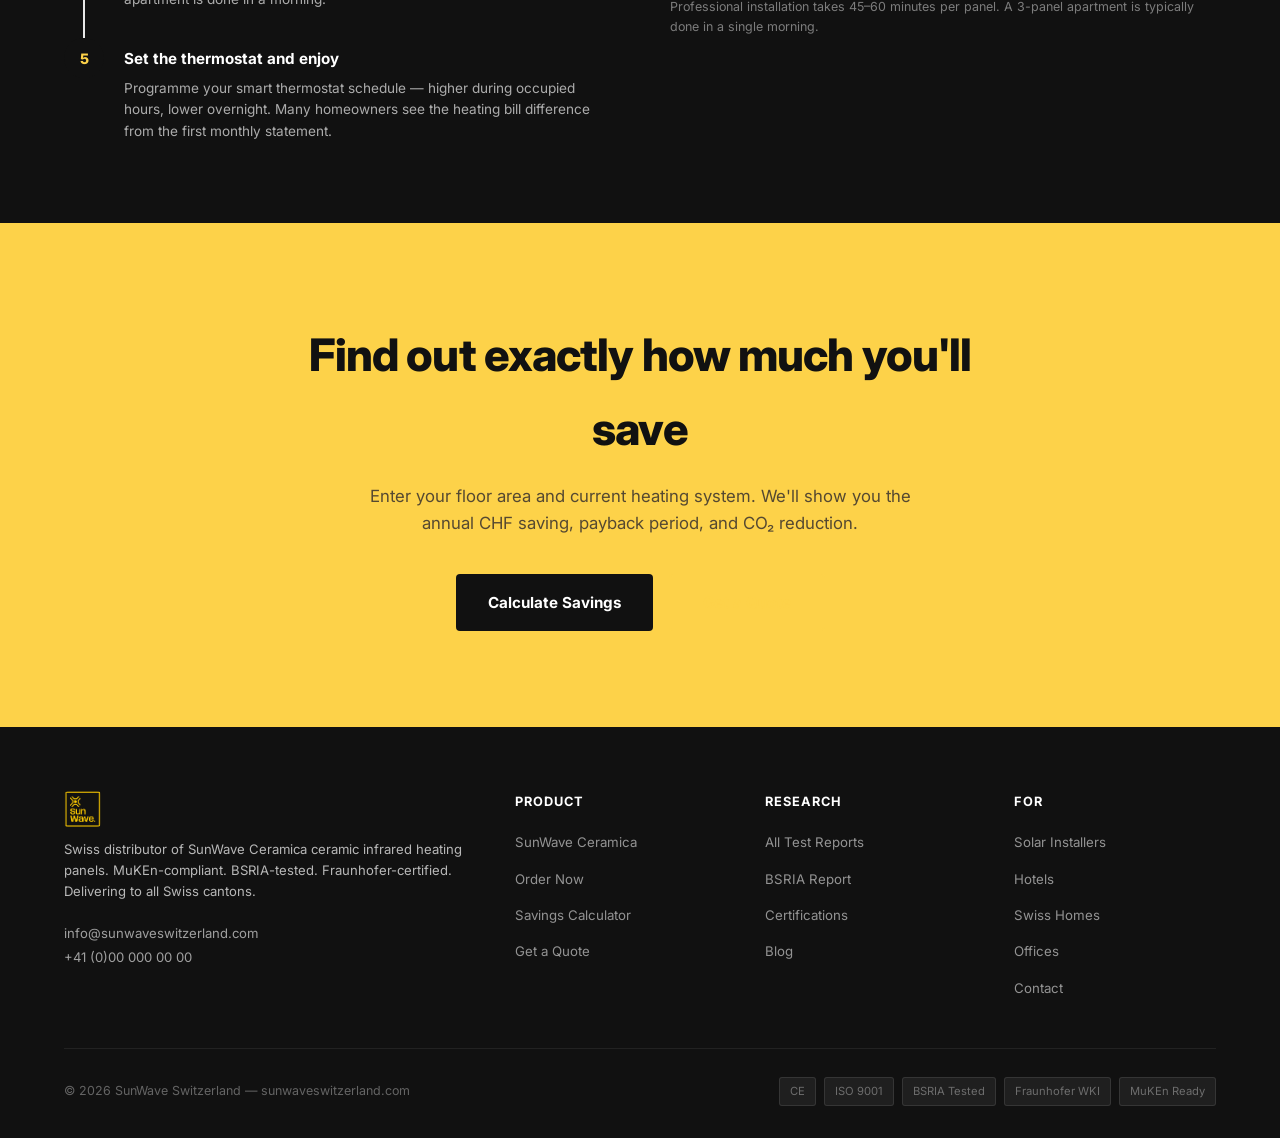
<file: for-homes.html>
﻿<!DOCTYPE html>
<html lang="en">
<head>
  <meta charset="UTF-8">
  <meta name="viewport" content="width=device-width, initial-scale=1.0">
  <link rel="icon" type="image/png" href="images/logo.png">
  <title>SunWave Ceramica for Swiss Homes — Replace Your Gas Boiler with Infrared Heating</title>
  <meta name="description" content="Swiss homeowners: replace your gas boiler with SunWave Ceramica ceramic infrared panels. MuKEn 2014 compliant, 66% less energy than gas, no maintenance, and a 30-year lifespan. Get a free savings estimate.">
  <link rel="preconnect" href="https://fonts.googleapis.com">
  <link rel="preconnect" href="https://fonts.gstatic.com" crossorigin>
  <link href="https://fonts.googleapis.com/css2?family=Inter:wght@300;400;500;600;700;800&display=swap" rel="stylesheet">
  <link rel="stylesheet" href="css/style.css">
  <style>
    .audience-hero { padding: 140px 0 100px; background: var(--dark); position: relative; overflow: hidden; }
    .audience-hero__bg { position: absolute; inset: 0; width: 100%; height: 100%; object-fit: cover; object-position: right center; z-index: 0; }
    .audience-hero__overlay { position: absolute; inset: 0; background: linear-gradient(to right, rgba(8,8,20,0.92) 0%, rgba(8,8,20,0.72) 42%, rgba(8,8,20,0.18) 65%, rgba(8,8,20,0) 78%); z-index: 1; }
    .audience-hero__inner { max-width: var(--container); margin: 0 auto; padding: 0 24px; display: grid; grid-template-columns: 1fr 1fr; gap: 80px; align-items: center; position: relative; z-index: 2; }
    .audience-hero__pill { display: inline-flex; align-items: center; gap: 8px; background: rgba(245,197,24,0.12); color: var(--gold); font-size: 0.78rem; font-weight: 700; letter-spacing: 0.1em; text-transform: uppercase; padding: 6px 16px; border-radius: 100px; border: 1px solid rgba(245,197,24,0.25); margin-bottom: 20px; }
    .audience-hero h1 { font-size: clamp(2rem, 4vw, 3rem); font-weight: 800; color: #fff; line-height: 1.1; margin-bottom: 20px; }
    .audience-hero h1 span { color: var(--gold); }
    .audience-hero p { font-size: 1.05rem; color: rgba(255,255,255,0.7); line-height: 1.7; margin-bottom: 32px; }
    .hero-stat-grid { display: grid; grid-template-columns: 1fr 1fr; gap: 16px; }
    .hero-stat { background: rgba(255,255,255,0.05); border: 1px solid rgba(255,255,255,0.08); border-radius: 14px; padding: 20px; text-align: center; }
    .hero-stat__val { font-size: 1.8rem; font-weight: 800; color: var(--gold); margin-bottom: 4px; }
    .hero-stat__lbl { font-size: 0.78rem; color: rgba(255,255,255,0.55); }

    .audience-section { padding: 80px 0; }
    .audience-section:nth-child(even) { background: #fff; }
    .audience-section:nth-child(odd) { background: var(--off-white); }
    .audience-section__inner { max-width: var(--container); margin: 0 auto; padding: 0 24px; }
    .audience-section h2 { font-size: clamp(1.6rem, 3vw, 2.2rem); font-weight: 800; color: var(--dark); margin-bottom: 12px; }
    .audience-section .sub { font-size: 1rem; color: #666; margin-bottom: 40px; max-width: 680px; }
    .two-col { display: grid; grid-template-columns: 1fr 1fr; gap: 48px; align-items: start; }
    .text-block p { font-size: 0.95rem; color: #444; line-height: 1.75; margin-bottom: 16px; }
    .text-block h3 { font-size: 1.05rem; font-weight: 700; color: var(--dark); margin: 20px 0 10px; }
    .check-list { list-style: none; padding: 0; margin: 0; }
    .check-list li { padding: 8px 0; font-size: 0.9rem; color: #444; display: flex; gap: 12px; align-items: flex-start; border-bottom: 1px solid #f0f0f0; }
    .check-list li:last-child { border-bottom: none; }
    .check-list li::before { content: '✓'; color: var(--gold); font-weight: 700; flex-shrink: 0; margin-top: 1px; }
    .dark-card { background: var(--dark); border-radius: 20px; padding: 36px; color: #fff; }
    .dark-card h3 { font-size: 1.1rem; font-weight: 700; color: var(--gold); margin-bottom: 20px; }
    .dark-card .row { display: flex; justify-content: space-between; align-items: baseline; padding: 9px 0; border-bottom: 1px solid rgba(255,255,255,0.08); gap: 12px; }
    .dark-card .row:last-child { border-bottom: none; }
    .dark-card .row .k { font-size: 0.82rem; color: rgba(255,255,255,0.55); }
    .dark-card .row .v { font-size: 0.88rem; font-weight: 700; color: #fff; text-align: right; }
    .dark-card .row .v.gold { color: var(--gold); }
    .dark-card .row .v.green { color: #4ade80; }

    .timeline { list-style: none; padding: 0; margin: 0; }
    .timeline li { display: flex; gap: 20px; padding-bottom: 28px; position: relative; }
    .timeline li:last-child { padding-bottom: 0; }
    .timeline li:not(:last-child)::before { content: ''; position: absolute; left: 19px; top: 42px; bottom: 0; width: 2px; background: #e8e8e8; }
    .timeline__dot { width: 40px; height: 40px; border-radius: 50%; background: var(--dark); color: var(--gold); font-size: 0.9rem; font-weight: 800; display: flex; align-items: center; justify-content: center; flex-shrink: 0; z-index: 1; }
    .timeline__content h4 { font-size: 0.95rem; font-weight: 700; color: var(--dark); margin-bottom: 6px; }
    .timeline__content p { font-size: 0.85rem; color: #555; line-height: 1.6; margin: 0; }

    @media (max-width: 1024px) { .audience-hero__inner { grid-template-columns: 1fr; gap: 48px; } .two-col { grid-template-columns: 1fr; } }
    .img-break { overflow: hidden; line-height: 0; }
    .img-break img { width: 100%; height: 440px; object-fit: cover; display: block; }
    .section-photo { width: 100%; border-radius: 16px; display: block; object-fit: cover; }
  </style>
</head>
<body>

<nav class="nav" id="nav">
  <div class="nav__inner">
    <a href="index.html" class="nav__logo">
      <img src="images/logo.png" alt="SunWave Switzerland" style="height:44px;display:block;border-radius:6px;">
    </a>
    <div class="nav__links">
      <a href="product.html">The Panel</a>
      <a href="research.html">Research</a>
      <div class="nav__drop">
        <button class="nav__drop-btn">For &#9662;</button>
        <div class="nav__drop-menu" id="nav-drop-menu">
          <a href="for-solar.html">Solar Installers</a>
          <a href="for-hotels.html">Hotels &amp; Hospitality</a>
          <a href="for-homes.html">Swiss Homes</a>
          <a href="for-offices.html">Offices &amp; Commercial</a>
        </div>
      </div>
      <a href="index.html#calculator">Calculator</a>
      <a href="blog/index.html">Blog</a>
      <a href="contact.html">Contact</a>
    </div>
    <div class="nav__right">
      <a href="product.html" class="nav__order-btn">Order Now</a>
      <button class="nav__hamburger" id="nav-hamburger" aria-label="Menu">
        <span></span><span></span><span></span>
      </button>
    </div>
  </div>
  <div class="nav__mobile" id="nav-mobile">
    <a href="product.html">The Panel</a>
    <a href="research.html">Research</a>
    <a href="for-solar.html">Solar Installers</a>
    <a href="for-hotels.html">Hotels &amp; Hospitality</a>
    <a href="for-homes.html">Swiss Homes</a>
    <a href="for-offices.html">Offices &amp; Commercial</a>
    <a href="index.html#calculator">Calculator</a>
    <a href="blog/index.html">Blog</a>
    <a href="contact.html">Contact</a>
    <a href="product.html" class="nav__mobile-order">Order Now</a>
  </div>
</nav>

<section class="audience-hero">
  <img class="audience-hero__bg" src="images/hero-homes.jpg" alt="Swiss home living room with SunWave Ceramica ceramic infrared heating panel — replace gas boiler with infrared, MuKEn 2014 compliant" loading="eager">
  <div class="audience-hero__overlay"></div>
  <div class="audience-hero__inner">
    <div>
      <div class="audience-hero__pill">For Swiss Homes</div>
      <h1>Stop Paying for <span>Gas You Don't Need</span></h1>
      <p>The SunWave Ceramica cuts home heating costs by up to 66% compared to gas. No annual boiler service. No gas connection fees. No MuKEn deadline pressure. Just quiet, clean warmth — tested and confirmed by four independent laboratories.</p>
      <div style="display:flex; gap:12px; flex-wrap:wrap;">
        <a href="index.html#calculator" style="display:inline-flex; align-items:center; gap:8px; background:var(--gold); color:var(--dark); font-weight:700; font-size:1rem; padding:16px 32px; border-radius:8px; text-decoration:none;">Calculate My Savings</a>
        <a href="product.html" style="display:inline-flex; align-items:center; gap:8px; background:transparent; color:#fff; font-weight:600; font-size:1rem; padding:16px 32px; border-radius:8px; border:1px solid rgba(255,255,255,0.25); text-decoration:none;">See the Panel</a>
      </div>
    </div>
    <div class="hero-stat-grid">
      <div class="hero-stat">
        <div class="hero-stat__val">66%</div>
        <div class="hero-stat__lbl">Less energy than gas (independent academic research — infrared technology)</div>
      </div>
      <div class="hero-stat">
        <div class="hero-stat__val">CHF 0</div>
        <div class="hero-stat__lbl">Annual boiler maintenance</div>
      </div>
      <div class="hero-stat">
        <div class="hero-stat__val">30+</div>
        <div class="hero-stat__lbl">Year lifespan (no moving parts)</div>
      </div>
      <div class="hero-stat">
        <div class="hero-stat__val">~1yr</div>
        <div class="hero-stat__lbl">Typical payback period</div>
      </div>
    </div>
  </div>
</section>

<!-- ── Why Switch ── -->
<section class="audience-section">
  <div class="audience-section__inner">
    <h2>Why Swiss Homeowners Are Switching</h2>
    <p class="sub">Rising gas prices, MuKEn boiler replacement requirements, and Swiss solar incentives are making infrared the obvious choice for the 2020s.</p>
    <div class="two-col">
      <div class="text-block">
        <h3>The MuKEn 2014 deadline</h3>
        <p>Switzerland's Model Cantonal Energy Regulation (MuKEn 2014) requires that when your gas or oil boiler reaches end-of-life, it must be replaced with a renewable heating system. With 12 Swiss cantons enforcing this rule and more in the process of adoption, this is a regulatory certainty for every gas-heated home in Switzerland.</p>
        <p>Rather than waiting for the boiler to fail — and scrambling for a replacement mid-winter — many Swiss homeowners are proactively installing infrared panels now, while the boiler is still operational as a backup. Within 1–2 heating seasons, most report having switched to infrared exclusively.</p>

        <h3>The energy case for infrared</h3>
        <p>A typical Swiss gas-heated apartment (80 m², good insulation) carries significant annual costs — gas energy, annual boiler servicing, and the fixed gas connection fee. Independent academic research puts infrared heating consumption at just 71.21 kWh/m²·year — for 80 m², that's 5,697 kWh. Add zero maintenance and no connection fees, and the recurring saving is substantial. Use the calculator for a personalised CHF estimate.</p>

        <h3>Health advantages in Swiss homes</h3>
        <p>Swiss residential buildings are among the best-sealed in Europe — excellent for energy efficiency, but concentrating any indoor pollutants. Gas boilers emit NO₂ and CO, and combustion heating dries the air. Infrared eliminates combustion entirely. The Fraunhofer WKI test confirmed zero VOC emissions from the ceramic panel. Better air quality is particularly significant in tightly sealed Swiss Minergie buildings.</p>

        <ul class="check-list" style="margin-top:16px;">
          <li>No annual boiler service contract</li>
          <li>No gas connection fixed charge</li>
          <li>No CO or NO₂ emissions indoors</li>
          <li>Cleaner indoor air — zero VOC emission confirmed</li>
          <li>MuKEn 2014 compliant replacement</li>
          <li>Works with existing Swiss electrical circuits (no rewiring)</li>
          <li>Can be paired with solar PV for near-zero heating cost</li>
        </ul>
      </div>
      <div>
        <div class="dark-card">
          <h3>80m² Apartment — Energy Comparison</h3>
          <div class="row"><span class="k">Floor area</span><span class="v">80 m²</span></div>
          <div class="row" style="border-top:1px solid rgba(255,255,255,0.15); padding-top:14px; margin-top:4px;"><span class="k" style="color:rgba(255,165,0,0.8); font-weight:700;">Gas heating</span><span class="v" style="color:rgba(255,165,0,0.9);">Energy use</span></div>
          <div class="row"><span class="k">Consumption</span><span class="v">208.73 kWh/m²·yr</span></div>
          <div class="row"><span class="k">Annual energy load</span><span class="v" style="color:#f87171;">16,698 kWh/yr</span></div>
          <div class="row"><span class="k">Boiler service</span><span class="v" style="color:#f87171;">Required annually</span></div>
          <div class="row"><span class="k">Gas connection fee</span><span class="v" style="color:#f87171;">Required annually</span></div>
          <div class="row" style="border-top:1px solid rgba(255,255,255,0.15); padding-top:14px; margin-top:4px;"><span class="k" style="color:#4ade80; font-weight:700;">Infrared heating</span><span class="v" style="color:#4ade80;">Energy use</span></div>
          <div class="row"><span class="k">Consumption</span><span class="v gold">71.21 kWh/m²·yr</span></div>
          <div class="row"><span class="k">Annual energy load</span><span class="v green">5,697 kWh/yr</span></div>
          <div class="row"><span class="k">Maintenance</span><span class="v green">None — zero moving parts</span></div>
          <div class="row"><span class="k">Connection fee</span><span class="v green">None</span></div>
          <div class="row" style="border-top:1px solid rgba(255,255,255,0.15); padding-top:14px; margin-top:4px;"><span class="k" style="font-weight:700; font-size:0.9rem;">Energy reduction</span><span class="v green" style="font-size:1.05rem;">66% less energy</span></div>
        </div>
        <p style="font-size:0.78rem; color:#888; margin-top:12px;">Consumption figures from independent academic research. Your actual saving depends on current system, insulation, and local tariffs. Use the <a href="index.html#calculator" style="color:var(--gold);">calculator</a> for a personalised CHF estimate.</p>
      </div>
    </div>
  </div>
</section>

<!-- ── Visual Break ── -->
<div class="img-break">
  <img src="images/homes-family-comfort.jpg" alt="Swiss family feeling comfortable warmth at home — ceramic infrared heating replaces gas boiler with zero maintenance and better indoor air quality" loading="lazy">
</div>

<!-- ── Installation Journey ── -->
<section class="audience-section" style="background:var(--dark);">
  <div class="audience-section__inner">
    <h2 style="color:#fff;">From Decision to Warm Rooms in a Day</h2>
    <p class="sub" style="color:rgba(255,255,255,0.6);">Installing SunWave Ceramica is simpler and faster than replacing a boiler — typically completed in a single day by a certified Swiss electrician.</p>
    <div class="two-col" style="gap:60px; align-items:start;">
    <ul class="timeline">
      <li>
        <div class="timeline__dot">1</div>
        <div class="timeline__content" style="padding-top:8px;">
          <h4 style="color:#fff;">Calculate your panel count</h4>
          <p style="color:rgba(255,255,255,0.65);">Use our online calculator to determine how many panels your home needs, or contact us and we'll calculate it for you based on your floor area, insulation type, and canton. Most 3-room apartments need 3–4 panels.</p>
        </div>
      </li>
      <li>
        <div class="timeline__dot">2</div>
        <div class="timeline__content" style="padding-top:8px;">
          <h4 style="color:#fff;">Choose your finish</h4>
          <p style="color:rgba(255,255,255,0.65);">Select from six Swiss-themed ceramic finishes to match your interior. All panels are the same 60×120 cm size with identical performance. You can mix finishes between rooms.</p>
        </div>
      </li>
      <li>
        <div class="timeline__dot">3</div>
        <div class="timeline__content" style="padding-top:8px;">
          <h4 style="color:#fff;">Order and delivery (3–5 working days)</h4>
          <p style="color:rgba(255,255,255,0.65);">Panels ship from our Swiss warehouse. CHF 35 delivery anywhere in Switzerland (Swiss Post PostPac Priority). Each panel arrives packaged to prevent transit damage — replacement guaranteed if damaged on arrival.</p>
        </div>
      </li>
      <li>
        <div class="timeline__dot">4</div>
        <div class="timeline__content" style="padding-top:8px;">
          <h4 style="color:#fff;">Installation (plug-in or hardwired)</h4>
          <p style="color:rgba(255,255,255,0.65);">Plug-in installation (standard Swiss T13 socket) requires no electrician. Hardwired installation (tidier, no visible cable) takes a certified Swiss electrician approximately 45–60 minutes per panel. A typical 3-panel apartment is done in a morning.</p>
        </div>
      </li>
      <li>
        <div class="timeline__dot">5</div>
        <div class="timeline__content" style="padding-top:8px;">
          <h4 style="color:#fff;">Set the thermostat and enjoy</h4>
          <p style="color:rgba(255,255,255,0.65);">Programme your smart thermostat schedule — higher during occupied hours, lower overnight. Many homeowners see the heating bill difference from the first monthly statement.</p>
        </div>
      </li>
    </ul>
    <div>
      <img src="images/homes-electrician-install.jpg" alt="Certified Swiss electrician installing SunWave Ceramica ceramic infrared heating panel — no gas pipework, no renovation, 45 minutes per panel" class="section-photo" style="height:500px;" loading="lazy">
      <p style="font-size:0.78rem; color:rgba(255,255,255,0.45); margin-top:10px; line-height:1.6;">Professional installation takes 45–60 minutes per panel. A 3-panel apartment is typically done in a single morning.</p>
    </div>
    </div>
  </div>
</section>

<!-- ── CTA ── -->
<section class="cta-band">
  <div class="cta-band__inner">
    <h2>Find out exactly how much you'll save</h2>
    <p>Enter your floor area and current heating system. We'll show you the annual CHF saving, payback period, and CO₂ reduction.</p>
    <div style="display:flex; gap:16px; justify-content:center; flex-wrap:wrap;">
      <a href="index.html#calculator" class="cta-band__btn">Calculate Savings</a>
      <a href="contact.html" class="cta-band__btn" style="background:transparent; border:2px solid var(--gold); color:var(--gold);">Get a Quote</a>
    </div>
  </div>
</section>

<footer class="footer">
  <div class="container">
    <div class="footer__grid">
      <div class="footer__brand">
        <div class="footer__logo" style="display:flex;align-items:center;gap:8px">
          <img src="images/logo.png" alt="SunWave Switzerland" style="height:36px;display:block;border-radius:4px;">
        </div>
        <p class="footer__tagline">Swiss distributor of SunWave Ceramica ceramic infrared heating panels. MuKEn-compliant. BSRIA-tested. Fraunhofer-certified.<br>Delivering to all Swiss cantons.</p>
        <div class="footer__contact">
          <a href="mailto:info@sunwaveswitzerland.com">info@sunwaveswitzerland.com</a><br>
          <a href="tel:+41000000000">+41 (0)00 000 00 00</a>
        </div>
      </div>
      <div class="footer__col">
        <h4>Product</h4>
        <ul>
          <li><a href="product.html">SunWave Ceramica</a></li>
          <li><a href="product.html#order">Order Now</a></li>
          <li><a href="index.html#calculator">Savings Calculator</a></li>
          <li><a href="contact.html">Get a Quote</a></li>
        </ul>
      </div>
      <div class="footer__col">
        <h4>Research</h4>
        <ul>
          <li><a href="research.html">All Test Reports</a></li>
          <li><a href="research.html#bsria">BSRIA Report</a></li>
          <li><a href="research.html#certifications">Certifications</a></li>
          <li><a href="blog/index.html">Blog</a></li>
        </ul>
      </div>
      <div class="footer__col">
        <h4>For</h4>
        <ul>
          <li><a href="for-solar.html">Solar Installers</a></li>
          <li><a href="for-hotels.html">Hotels</a></li>
          <li><a href="for-homes.html">Swiss Homes</a></li>
          <li><a href="for-offices.html">Offices</a></li>
          <li><a href="contact.html">Contact</a></li>
        </ul>
      </div>
    </div>
    <div class="footer__bottom">
      <div>&copy; 2026 SunWave Switzerland &mdash; sunwaveswitzerland.com</div>
      <div class="footer__certs">
        <span class="footer__cert-tag">CE</span>
        <span class="footer__cert-tag">ISO 9001</span>
        <span class="footer__cert-tag">BSRIA Tested</span>
        <span class="footer__cert-tag">Fraunhofer WKI</span>
        <span class="footer__cert-tag">MuKEn Ready</span>
      </div>
    </div>
  </div>
</footer>

<script src="js/main.js"></script>
</body>
</html>
</file>
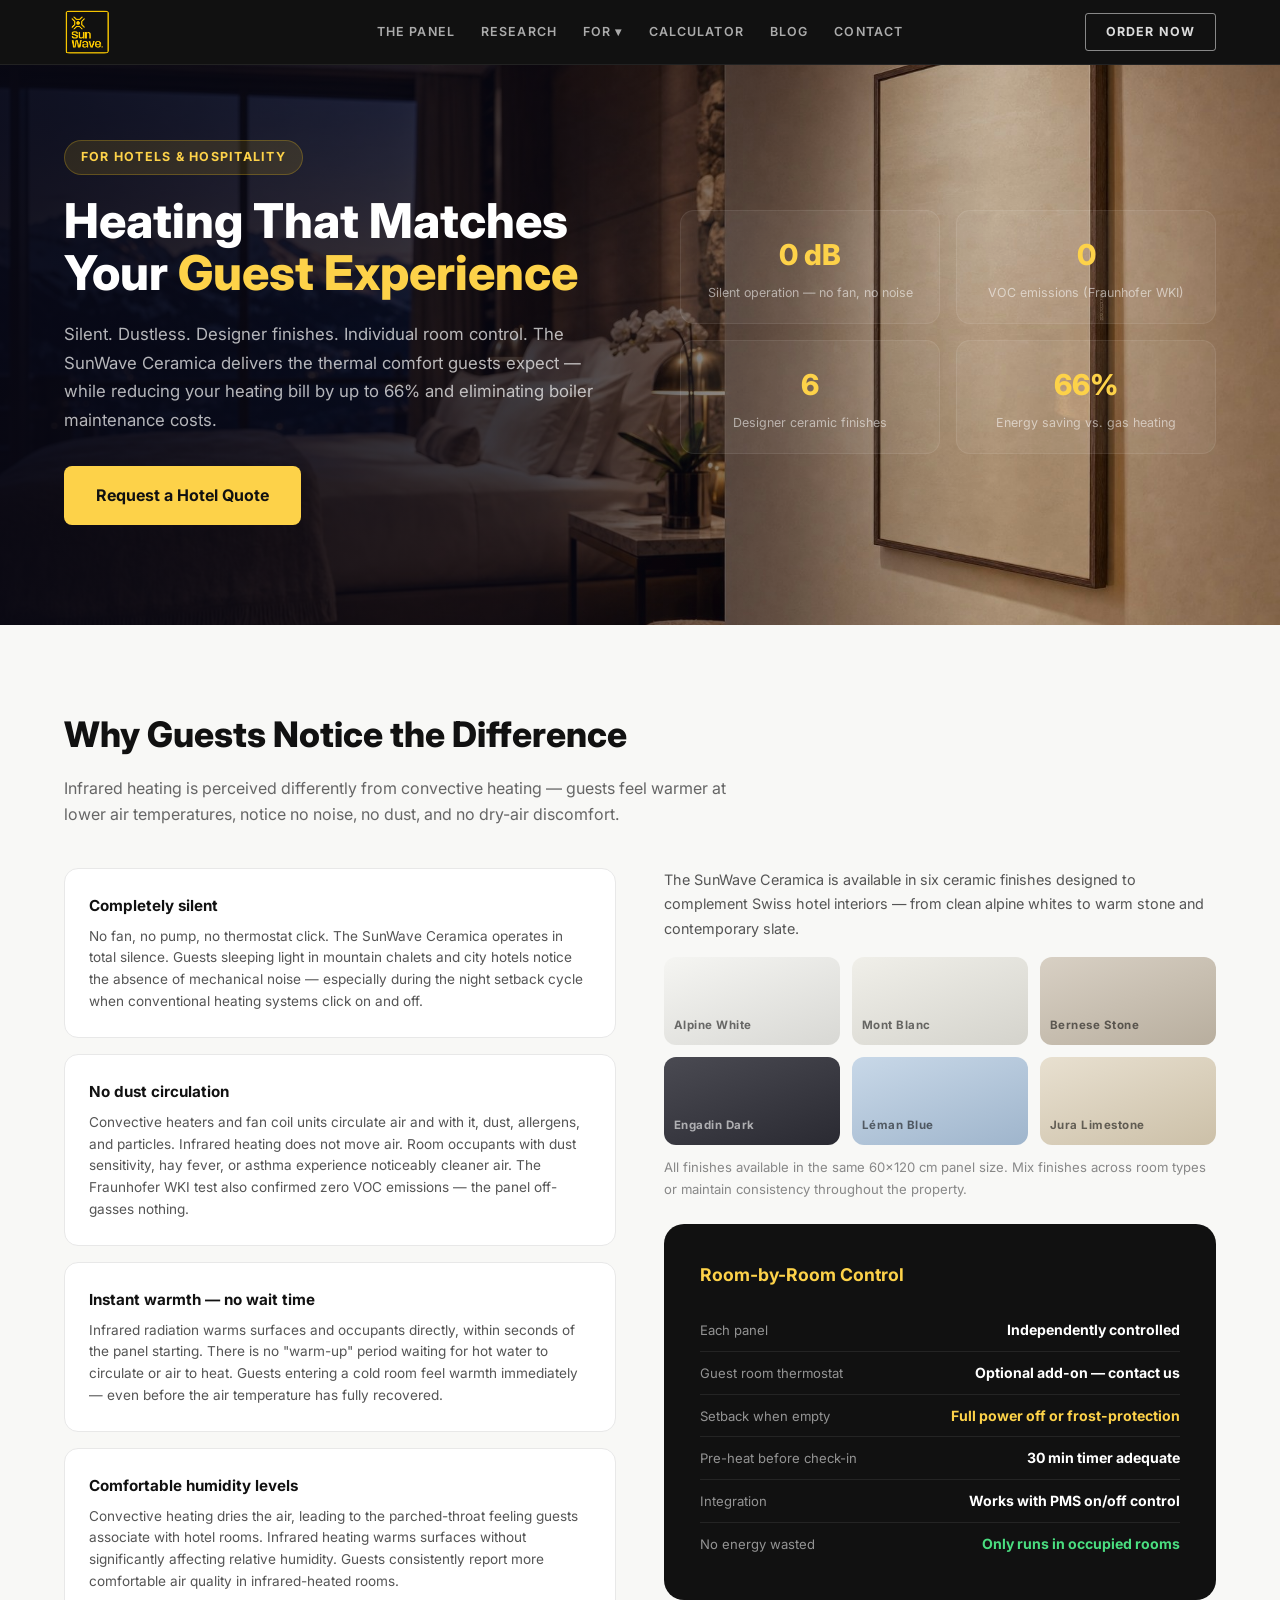
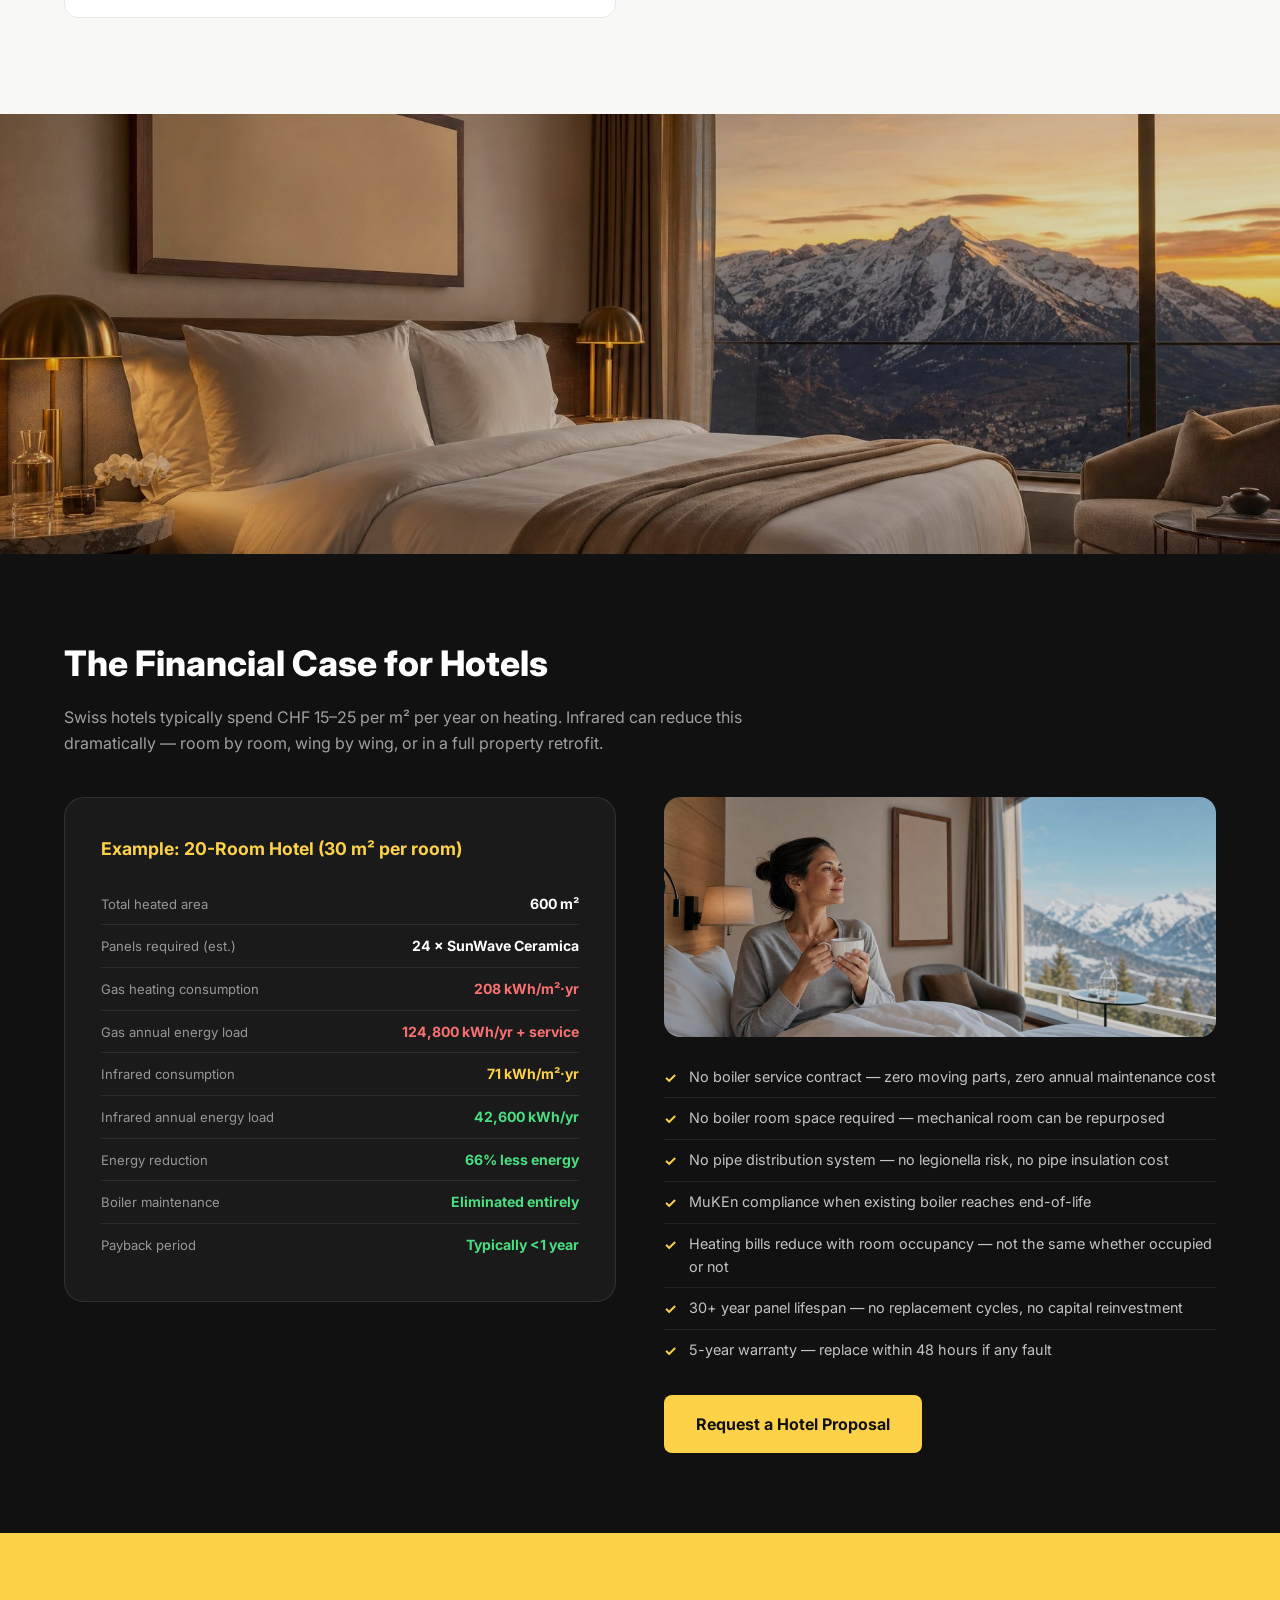
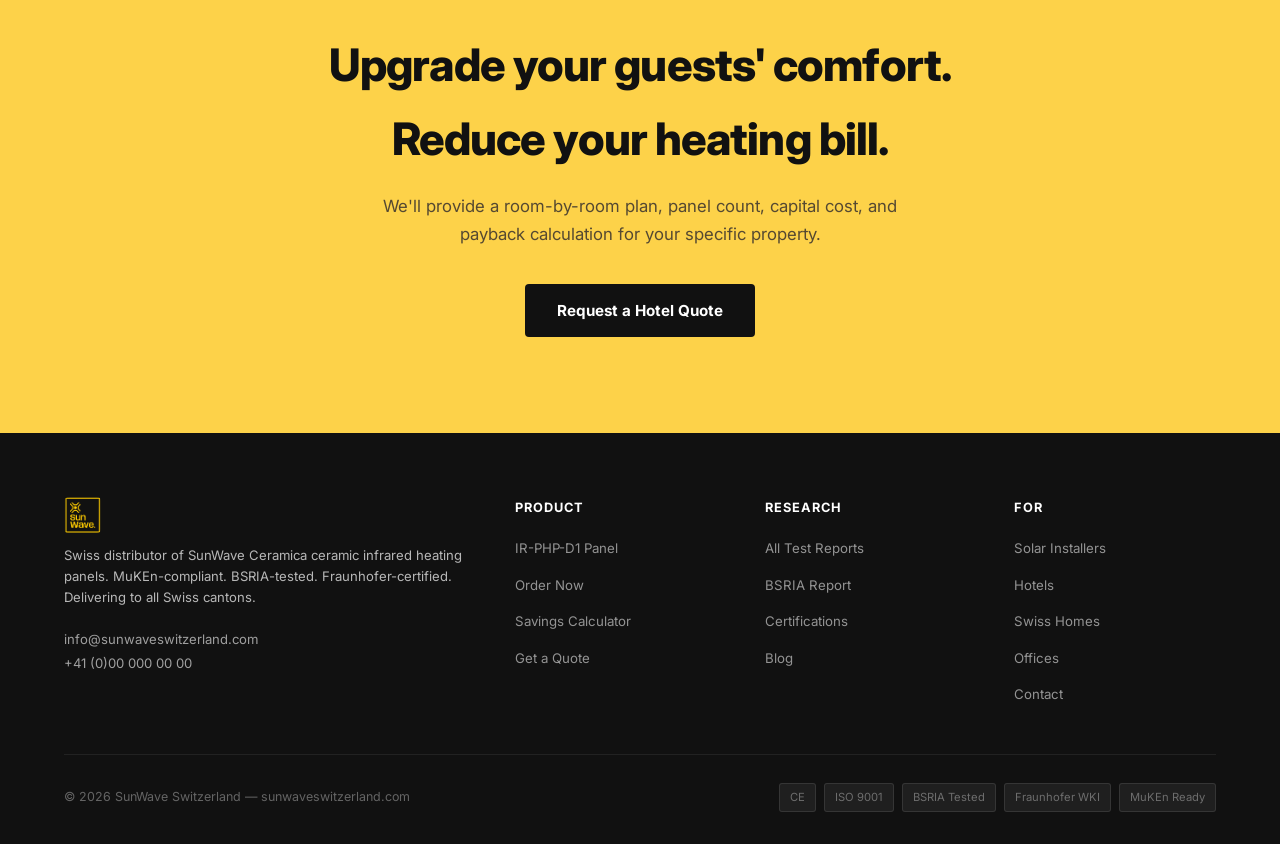
<file: for-hotels.html>
<!DOCTYPE html>
<html lang="en">
<head>
  <meta charset="UTF-8">
  <meta name="viewport" content="width=device-width, initial-scale=1.0">
  <link rel="icon" type="image/png" href="images/logo.png">
  <title>SunWave Ceramica for Hotels — Silent, Stylish Infrared Heating for Swiss Hospitality</title>
  <meta name="description" content="Hotel-grade ceramic infrared heating panels for Swiss hotels and chalets. Silent operation, no dust circulation, six designer finishes, individually room-controlled — reduce your heating bill by up to 66%.">
  <link rel="preconnect" href="https://fonts.googleapis.com">
  <link rel="preconnect" href="https://fonts.gstatic.com" crossorigin>
  <link href="https://fonts.googleapis.com/css2?family=Inter:wght@300;400;500;600;700;800&display=swap" rel="stylesheet">
  <link rel="stylesheet" href="css/style.css">
  <style>
    .audience-hero {
      padding: 140px 0 100px;
      background: var(--dark);
      position: relative;
      overflow: hidden;
    }
    .audience-hero__bg { position: absolute; inset: 0; width: 100%; height: 100%; object-fit: cover; object-position: right center; z-index: 0; }
    .audience-hero__overlay { position: absolute; inset: 0; background: linear-gradient(to right, rgba(8,8,20,0.92) 0%, rgba(8,8,20,0.72) 42%, rgba(8,8,20,0.18) 65%, rgba(8,8,20,0) 78%); z-index: 1; }
    .audience-hero__inner {
      max-width: var(--container);
      margin: 0 auto;
      padding: 0 24px;
      display: grid;
      grid-template-columns: 1fr 1fr;
      gap: 80px;
      align-items: center;
      position: relative;
      z-index: 2;
    }
    .audience-hero__pill {
      display: inline-flex;
      align-items: center;
      gap: 8px;
      background: rgba(245,197,24,0.12);
      color: var(--gold);
      font-size: 0.78rem;
      font-weight: 700;
      letter-spacing: 0.1em;
      text-transform: uppercase;
      padding: 6px 16px;
      border-radius: 100px;
      border: 1px solid rgba(245,197,24,0.25);
      margin-bottom: 20px;
    }
    .audience-hero h1 { font-size: clamp(2rem, 4vw, 3rem); font-weight: 800; color: #fff; line-height: 1.1; margin-bottom: 20px; }
    .audience-hero h1 span { color: var(--gold); }
    .audience-hero p { font-size: 1.05rem; color: rgba(255,255,255,0.7); line-height: 1.7; margin-bottom: 32px; }
    .hero-stat-grid { display: grid; grid-template-columns: 1fr 1fr; gap: 16px; }
    .hero-stat { background: rgba(255,255,255,0.05); border: 1px solid rgba(255,255,255,0.08); border-radius: 14px; padding: 20px; text-align: center; }
    .hero-stat__val { font-size: 1.8rem; font-weight: 800; color: var(--gold); margin-bottom: 4px; }
    .hero-stat__lbl { font-size: 0.78rem; color: rgba(255,255,255,0.55); }

    .audience-section { padding: 80px 0; }
    .audience-section:nth-child(even) { background: #fff; }
    .audience-section:nth-child(odd) { background: var(--off-white); }
    .audience-section__inner { max-width: var(--container); margin: 0 auto; padding: 0 24px; }
    .audience-section h2 { font-size: clamp(1.6rem, 3vw, 2.2rem); font-weight: 800; color: var(--dark); margin-bottom: 12px; }
    .audience-section .sub { font-size: 1rem; color: #666; margin-bottom: 40px; max-width: 680px; }
    .two-col { display: grid; grid-template-columns: 1fr 1fr; gap: 48px; align-items: start; }
    .text-block p { font-size: 0.95rem; color: #444; line-height: 1.75; margin-bottom: 16px; }
    .text-block h3 { font-size: 1.05rem; font-weight: 700; color: var(--dark); margin: 20px 0 10px; }
    .check-list { list-style: none; padding: 0; margin: 0; }
    .check-list li { padding: 8px 0; font-size: 0.9rem; color: #444; display: flex; gap: 12px; align-items: flex-start; border-bottom: 1px solid #f0f0f0; }
    .check-list li:last-child { border-bottom: none; }
    .check-list li::before { content: '✓'; color: var(--gold); font-weight: 700; flex-shrink: 0; margin-top: 1px; }

    .dark-card { background: var(--dark); border-radius: 20px; padding: 36px; color: #fff; }
    .dark-card h3 { font-size: 1.1rem; font-weight: 700; color: var(--gold); margin-bottom: 20px; }
    .dark-card .row { display: flex; justify-content: space-between; align-items: baseline; padding: 9px 0; border-bottom: 1px solid rgba(255,255,255,0.08); gap: 12px; }
    .dark-card .row:last-child { border-bottom: none; }
    .dark-card .row .k { font-size: 0.82rem; color: rgba(255,255,255,0.55); }
    .dark-card .row .v { font-size: 0.88rem; font-weight: 700; color: #fff; text-align: right; }
    .dark-card .row .v.gold { color: var(--gold); }
    .dark-card .row .v.green { color: #4ade80; }

    .variant-showcase {
      display: grid;
      grid-template-columns: repeat(3, 1fr);
      gap: 12px;
      margin-top: 8px;
    }
    .variant-tile {
      border-radius: 12px;
      aspect-ratio: 2/1;
      display: flex;
      align-items: flex-end;
      padding: 10px;
      position: relative;
      overflow: hidden;
    }
    .variant-tile span { font-size: 0.72rem; font-weight: 700; color: rgba(0,0,0,0.55); letter-spacing: 0.04em; }
    .vt-white { background: linear-gradient(160deg, #f5f5f2, #d8d8d4); }
    .vt-mont { background: linear-gradient(160deg, #f0efe9, #d4d3cc); }
    .vt-stone { background: linear-gradient(160deg, #d8d0c4, #b8ae9e); }
    .vt-slate { background: linear-gradient(160deg, #4a4a52, #2a2a32); }
    .vt-slate span { color: rgba(255,255,255,0.6); }
    .vt-sky { background: linear-gradient(160deg, #c8d8e8, #9fb5cc); }
    .vt-jura { background: linear-gradient(160deg, #e8e0d0, #ccc0a8); }

    .guest-benefit {
      background: #fff;
      border-radius: 14px;
      border: 1px solid #e8e8e8;
      padding: 24px;
      margin-bottom: 16px;
    }
    .guest-benefit h4 { font-size: 0.95rem; font-weight: 700; color: var(--dark); margin-bottom: 8px; display: flex; align-items: center; gap: 10px; }
    .guest-benefit p { font-size: 0.85rem; color: #555; line-height: 1.6; margin: 0; }

    @media (max-width: 1024px) {
      .audience-hero__inner { grid-template-columns: 1fr; gap: 48px; }
      .two-col { grid-template-columns: 1fr; }
      .variant-showcase { grid-template-columns: repeat(2, 1fr); }
    }
    .img-break { overflow: hidden; line-height: 0; }
    .img-break img { width: 100%; height: 440px; object-fit: cover; display: block; }
    .section-photo { width: 100%; border-radius: 16px; display: block; object-fit: cover; }
  </style>
</head>
<body>

<nav class="nav" id="nav">
  <div class="nav__inner">
    <a href="index.html" class="nav__logo">
      <img src="images/logo.png" alt="SunWave Switzerland" style="height:44px;display:block;border-radius:6px;">
    </a>
    <div class="nav__links">
      <a href="product.html">The Panel</a>
      <a href="research.html">Research</a>
      <div class="nav__drop">
        <button class="nav__drop-btn">For &#9662;</button>
        <div class="nav__drop-menu" id="nav-drop-menu">
          <a href="for-solar.html">Solar Installers</a>
          <a href="for-hotels.html">Hotels &amp; Hospitality</a>
          <a href="for-homes.html">Swiss Homes</a>
          <a href="for-offices.html">Offices &amp; Commercial</a>
        </div>
      </div>
      <a href="index.html#calculator">Calculator</a>
      <a href="blog/index.html">Blog</a>
      <a href="contact.html">Contact</a>
    </div>
    <div class="nav__right">
      <a href="product.html" class="nav__order-btn">Order Now</a>
      <button class="nav__hamburger" id="nav-hamburger" aria-label="Menu">
        <span></span><span></span><span></span>
      </button>
    </div>
  </div>
  <div class="nav__mobile" id="nav-mobile">
    <a href="product.html">The Panel</a>
    <a href="research.html">Research</a>
    <a href="for-solar.html">Solar Installers</a>
    <a href="for-hotels.html">Hotels &amp; Hospitality</a>
    <a href="for-homes.html">Swiss Homes</a>
    <a href="for-offices.html">Offices &amp; Commercial</a>
    <a href="index.html#calculator">Calculator</a>
    <a href="blog/index.html">Blog</a>
    <a href="contact.html">Contact</a>
    <a href="product.html" class="nav__mobile-order">Order Now</a>
  </div>
</nav>

<!-- ── Hero ── -->
<section class="audience-hero">
  <img class="audience-hero__bg" src="images/hero-hotels.jpg" alt="Swiss boutique hotel suite with SunWave Ceramica infrared heating panel — silent, dustless, designer finish for luxury hospitality" loading="eager">
  <div class="audience-hero__overlay"></div>
  <div class="audience-hero__inner">
    <div>
      <div class="audience-hero__pill">For Hotels &amp; Hospitality</div>
      <h1>Heating That Matches Your <span>Guest Experience</span></h1>
      <p>Silent. Dustless. Designer finishes. Individual room control. The SunWave Ceramica delivers the thermal comfort guests expect — while reducing your heating bill by up to 66% and eliminating boiler maintenance costs.</p>
      <a href="contact.html" class="btn-primary" style="display:inline-flex; align-items:center; gap:8px; background:var(--gold); color:var(--dark); font-weight:700; font-size:1rem; padding:16px 32px; border-radius:8px; text-decoration:none;">Request a Hotel Quote</a>
    </div>
    <div class="hero-stat-grid">
      <div class="hero-stat">
        <div class="hero-stat__val">0 dB</div>
        <div class="hero-stat__lbl">Silent operation — no fan, no noise</div>
      </div>
      <div class="hero-stat">
        <div class="hero-stat__val">0</div>
        <div class="hero-stat__lbl">VOC emissions (Fraunhofer WKI)</div>
      </div>
      <div class="hero-stat">
        <div class="hero-stat__val">6</div>
        <div class="hero-stat__lbl">Designer ceramic finishes</div>
      </div>
      <div class="hero-stat">
        <div class="hero-stat__val">66%</div>
        <div class="hero-stat__lbl">Energy saving vs. gas heating</div>
      </div>
    </div>
  </div>
</section>

<!-- ── Guest Experience ── -->
<section class="audience-section">
  <div class="audience-section__inner">
    <h2>Why Guests Notice the Difference</h2>
    <p class="sub">Infrared heating is perceived differently from convective heating — guests feel warmer at lower air temperatures, notice no noise, no dust, and no dry-air discomfort.</p>
    <div class="two-col">
      <div>
        <div class="guest-benefit">
          <h4>Completely silent</h4>
          <p>No fan, no pump, no thermostat click. The SunWave Ceramica operates in total silence. Guests sleeping light in mountain chalets and city hotels notice the absence of mechanical noise — especially during the night setback cycle when conventional heating systems click on and off.</p>
        </div>
        <div class="guest-benefit">
          <h4>No dust circulation</h4>
          <p>Convective heaters and fan coil units circulate air and with it, dust, allergens, and particles. Infrared heating does not move air. Room occupants with dust sensitivity, hay fever, or asthma experience noticeably cleaner air. The Fraunhofer WKI test also confirmed zero VOC emissions — the panel off-gasses nothing.</p>
        </div>
        <div class="guest-benefit">
          <h4>Instant warmth — no wait time</h4>
          <p>Infrared radiation warms surfaces and occupants directly, within seconds of the panel starting. There is no "warm-up" period waiting for hot water to circulate or air to heat. Guests entering a cold room feel warmth immediately — even before the air temperature has fully recovered.</p>
        </div>
        <div class="guest-benefit">
          <h4>Comfortable humidity levels</h4>
          <p>Convective heating dries the air, leading to the parched-throat feeling guests associate with hotel rooms. Infrared heating warms surfaces without significantly affecting relative humidity. Guests consistently report more comfortable air quality in infrared-heated rooms.</p>
        </div>
      </div>
      <div>
        <p style="font-size:0.9rem; color:#555; line-height:1.7; margin-bottom:16px;">The SunWave Ceramica is available in six ceramic finishes designed to complement Swiss hotel interiors — from clean alpine whites to warm stone and contemporary slate.</p>
        <div class="variant-showcase">
          <div class="variant-tile vt-white"><span>Alpine White</span></div>
          <div class="variant-tile vt-mont"><span>Mont Blanc</span></div>
          <div class="variant-tile vt-stone"><span>Bernese Stone</span></div>
          <div class="variant-tile vt-slate"><span>Engadin Dark</span></div>
          <div class="variant-tile vt-sky"><span>Léman Blue</span></div>
          <div class="variant-tile vt-jura"><span>Jura Limestone</span></div>
        </div>
        <p style="font-size:0.82rem; color:#888; margin-top:12px;">All finishes available in the same 60×120 cm panel size. Mix finishes across room types or maintain consistency throughout the property.</p>
        <div class="dark-card" style="margin-top:24px;">
          <h3>Room-by-Room Control</h3>
          <div class="row"><span class="k">Each panel</span><span class="v">Independently controlled</span></div>
          <div class="row"><span class="k">Guest room thermostat</span><span class="v">Optional add-on — contact us</span></div>
          <div class="row"><span class="k">Setback when empty</span><span class="v gold">Full power off or frost-protection</span></div>
          <div class="row"><span class="k">Pre-heat before check-in</span><span class="v">30 min timer adequate</span></div>
          <div class="row"><span class="k">Integration</span><span class="v">Works with PMS on/off control</span></div>
          <div class="row"><span class="k">No energy wasted</span><span class="v green">Only runs in occupied rooms</span></div>
        </div>
      </div>
    </div>
  </div>
</section>

<!-- ── Visual Break ── -->
<div class="img-break">
  <img src="images/hotels-luxury-suite.jpg" alt="Five-star Swiss alpine hotel suite with SunWave Ceramica infrared heating panel — silent, zero-maintenance, elegant walnut wood frame" loading="lazy">
</div>

<!-- ── Financial Case ── -->
<section class="audience-section" style="background:var(--dark);">
  <div class="audience-section__inner">
    <h2 style="color:#fff;">The Financial Case for Hotels</h2>
    <p class="sub" style="color:rgba(255,255,255,0.6);">Swiss hotels typically spend CHF 15–25 per m² per year on heating. Infrared can reduce this dramatically — room by room, wing by wing, or in a full property retrofit.</p>
    <div class="two-col">
      <div class="dark-card" style="background:rgba(255,255,255,0.04); border:1px solid rgba(255,255,255,0.1);">
        <h3>Example: 20-Room Hotel (30 m² per room)</h3>
        <div class="row"><span class="k">Total heated area</span><span class="v">600 m²</span></div>
        <div class="row"><span class="k">Panels required (est.)</span><span class="v">24 × SunWave Ceramica</span></div>
        <div class="row"><span class="k">Gas heating consumption</span><span class="v" style="color:#f87171;">208 kWh/m²·yr</span></div>
        <div class="row"><span class="k">Gas annual energy load</span><span class="v" style="color:#f87171;">124,800 kWh/yr + service</span></div>
        <div class="row"><span class="k">Infrared consumption</span><span class="v gold">71 kWh/m²·yr</span></div>
        <div class="row"><span class="k">Infrared annual energy load</span><span class="v green">42,600 kWh/yr</span></div>
        <div class="row"><span class="k">Energy reduction</span><span class="v green">66% less energy</span></div>
        <div class="row"><span class="k">Boiler maintenance</span><span class="v green">Eliminated entirely</span></div>
        <div class="row"><span class="k">Payback period</span><span class="v green">Typically &lt;1 year</span></div>
      </div>
      <div>
        <img src="images/hotels-guest-comfort.jpg" alt="Hotel guest experiencing silent, comfortable infrared warmth in a Swiss boutique hotel room — no fan noise, no dry air, superior guest comfort" class="section-photo" style="height:240px; margin-bottom:20px;" loading="lazy">
        <ul class="check-list" style="color:rgba(255,255,255,0.75);">
          <li style="color:rgba(255,255,255,0.75); border-color:rgba(255,255,255,0.08);">No boiler service contract — zero moving parts, zero annual maintenance cost</li>
          <li style="color:rgba(255,255,255,0.75); border-color:rgba(255,255,255,0.08);">No boiler room space required — mechanical room can be repurposed</li>
          <li style="color:rgba(255,255,255,0.75); border-color:rgba(255,255,255,0.08);">No pipe distribution system — no legionella risk, no pipe insulation cost</li>
          <li style="color:rgba(255,255,255,0.75); border-color:rgba(255,255,255,0.08);">MuKEn compliance when existing boiler reaches end-of-life</li>
          <li style="color:rgba(255,255,255,0.75); border-color:rgba(255,255,255,0.08);">Heating bills reduce with room occupancy — not the same whether occupied or not</li>
          <li style="color:rgba(255,255,255,0.75); border-color:rgba(255,255,255,0.08);">30+ year panel lifespan — no replacement cycles, no capital reinvestment</li>
          <li style="color:rgba(255,255,255,0.75); border-color:rgba(255,255,255,0.08);">5-year warranty — replace within 48 hours if any fault</li>
        </ul>
        <a href="contact.html" style="display:inline-flex; align-items:center; gap:8px; background:var(--gold); color:var(--dark); font-weight:700; font-size:1rem; padding:16px 32px; border-radius:8px; text-decoration:none; margin-top:24px;">Request a Hotel Proposal</a>
      </div>
    </div>
  </div>
</section>

<!-- ── CTA ── -->
<section class="cta-band">
  <div class="cta-band__inner">
    <h2>Upgrade your guests' comfort. Reduce your heating bill.</h2>
    <p>We'll provide a room-by-room plan, panel count, capital cost, and payback calculation for your specific property.</p>
    <a href="contact.html" class="cta-band__btn">Request a Hotel Quote</a>
  </div>
</section>

<footer class="footer">
  <div class="container">
    <div class="footer__grid">
      <div class="footer__brand">
        <div class="footer__logo" style="display:flex;align-items:center;gap:8px">
          <img src="images/logo.png" alt="SunWave Switzerland" style="height:36px;display:block;border-radius:4px;">
        </div>
        <p class="footer__tagline">Swiss distributor of SunWave Ceramica ceramic infrared heating panels. MuKEn-compliant. BSRIA-tested. Fraunhofer-certified.<br>Delivering to all Swiss cantons.</p>
        <div class="footer__contact">
          <a href="mailto:info@sunwaveswitzerland.com">info@sunwaveswitzerland.com</a><br>
          <a href="tel:+41000000000">+41 (0)00 000 00 00</a>
        </div>
      </div>
      <div class="footer__col">
        <h4>Product</h4>
        <ul>
          <li><a href="product.html">IR-PHP-D1 Panel</a></li>
          <li><a href="product.html#order">Order Now</a></li>
          <li><a href="index.html#calculator">Savings Calculator</a></li>
          <li><a href="contact.html">Get a Quote</a></li>
        </ul>
      </div>
      <div class="footer__col">
        <h4>Research</h4>
        <ul>
          <li><a href="research.html">All Test Reports</a></li>
          <li><a href="research.html#bsria">BSRIA Report</a></li>
          <li><a href="research.html#certifications">Certifications</a></li>
          <li><a href="blog/index.html">Blog</a></li>
        </ul>
      </div>
      <div class="footer__col">
        <h4>For</h4>
        <ul>
          <li><a href="for-solar.html">Solar Installers</a></li>
          <li><a href="for-hotels.html">Hotels</a></li>
          <li><a href="for-homes.html">Swiss Homes</a></li>
          <li><a href="for-offices.html">Offices</a></li>
          <li><a href="contact.html">Contact</a></li>
        </ul>
      </div>
    </div>
    <div class="footer__bottom">
      <div>&copy; 2026 SunWave Switzerland &mdash; sunwaveswitzerland.com</div>
      <div class="footer__certs">
        <span class="footer__cert-tag">CE</span>
        <span class="footer__cert-tag">ISO 9001</span>
        <span class="footer__cert-tag">BSRIA Tested</span>
        <span class="footer__cert-tag">Fraunhofer WKI</span>
        <span class="footer__cert-tag">MuKEn Ready</span>
      </div>
    </div>
  </div>
</footer>

<script src="js/main.js"></script>
</body>
</html>
</file>
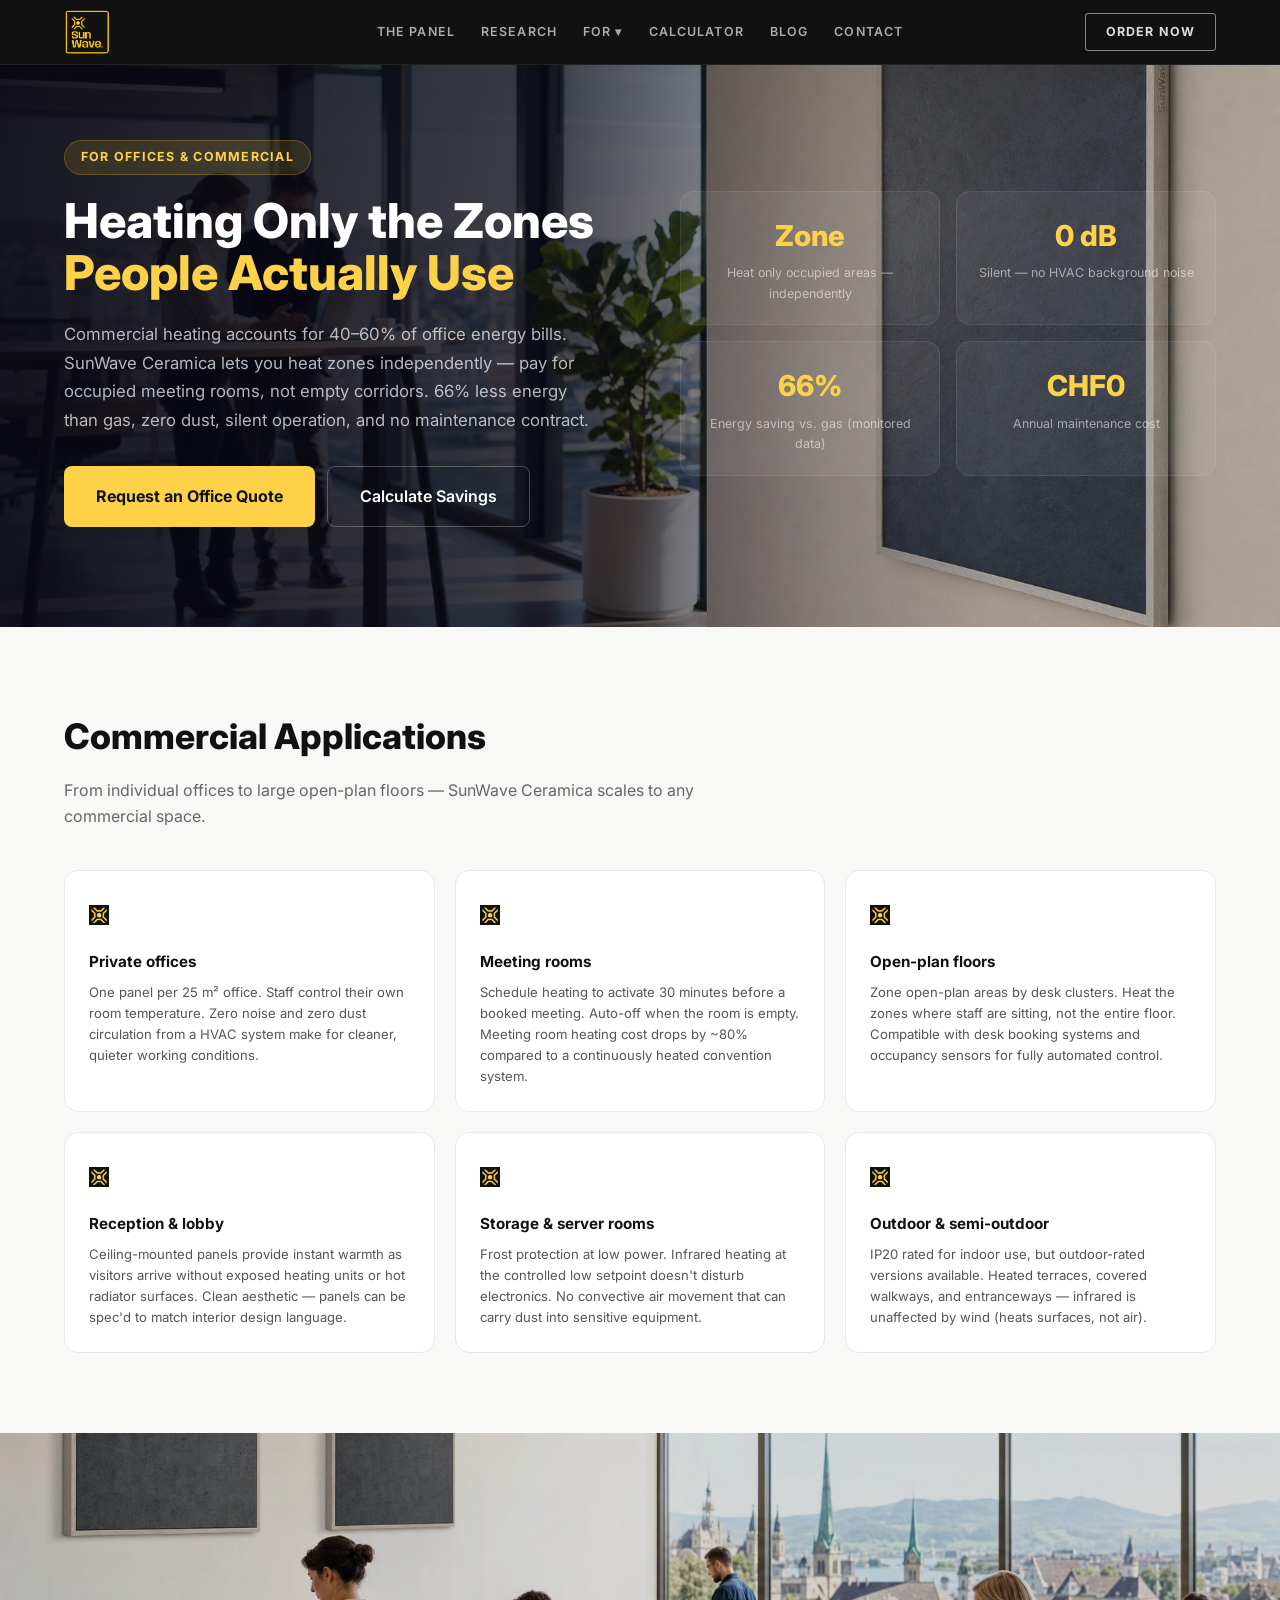
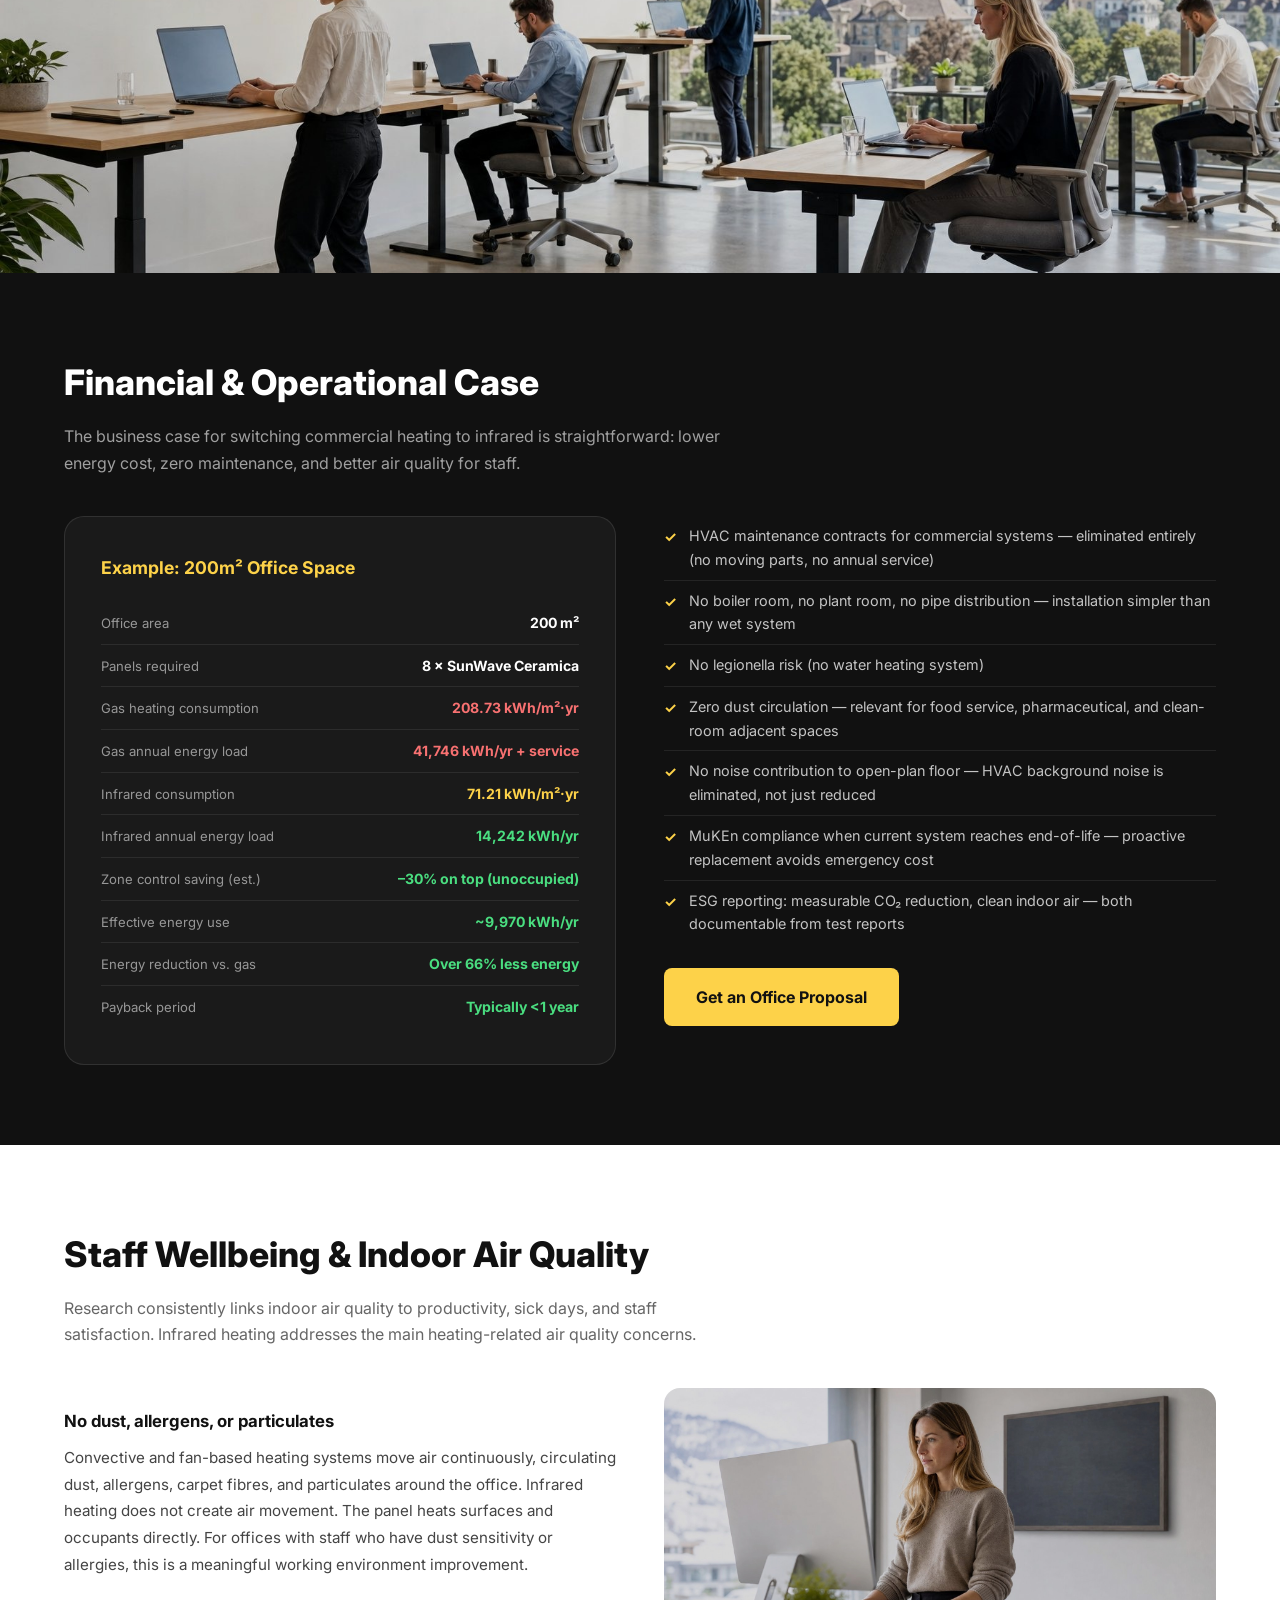
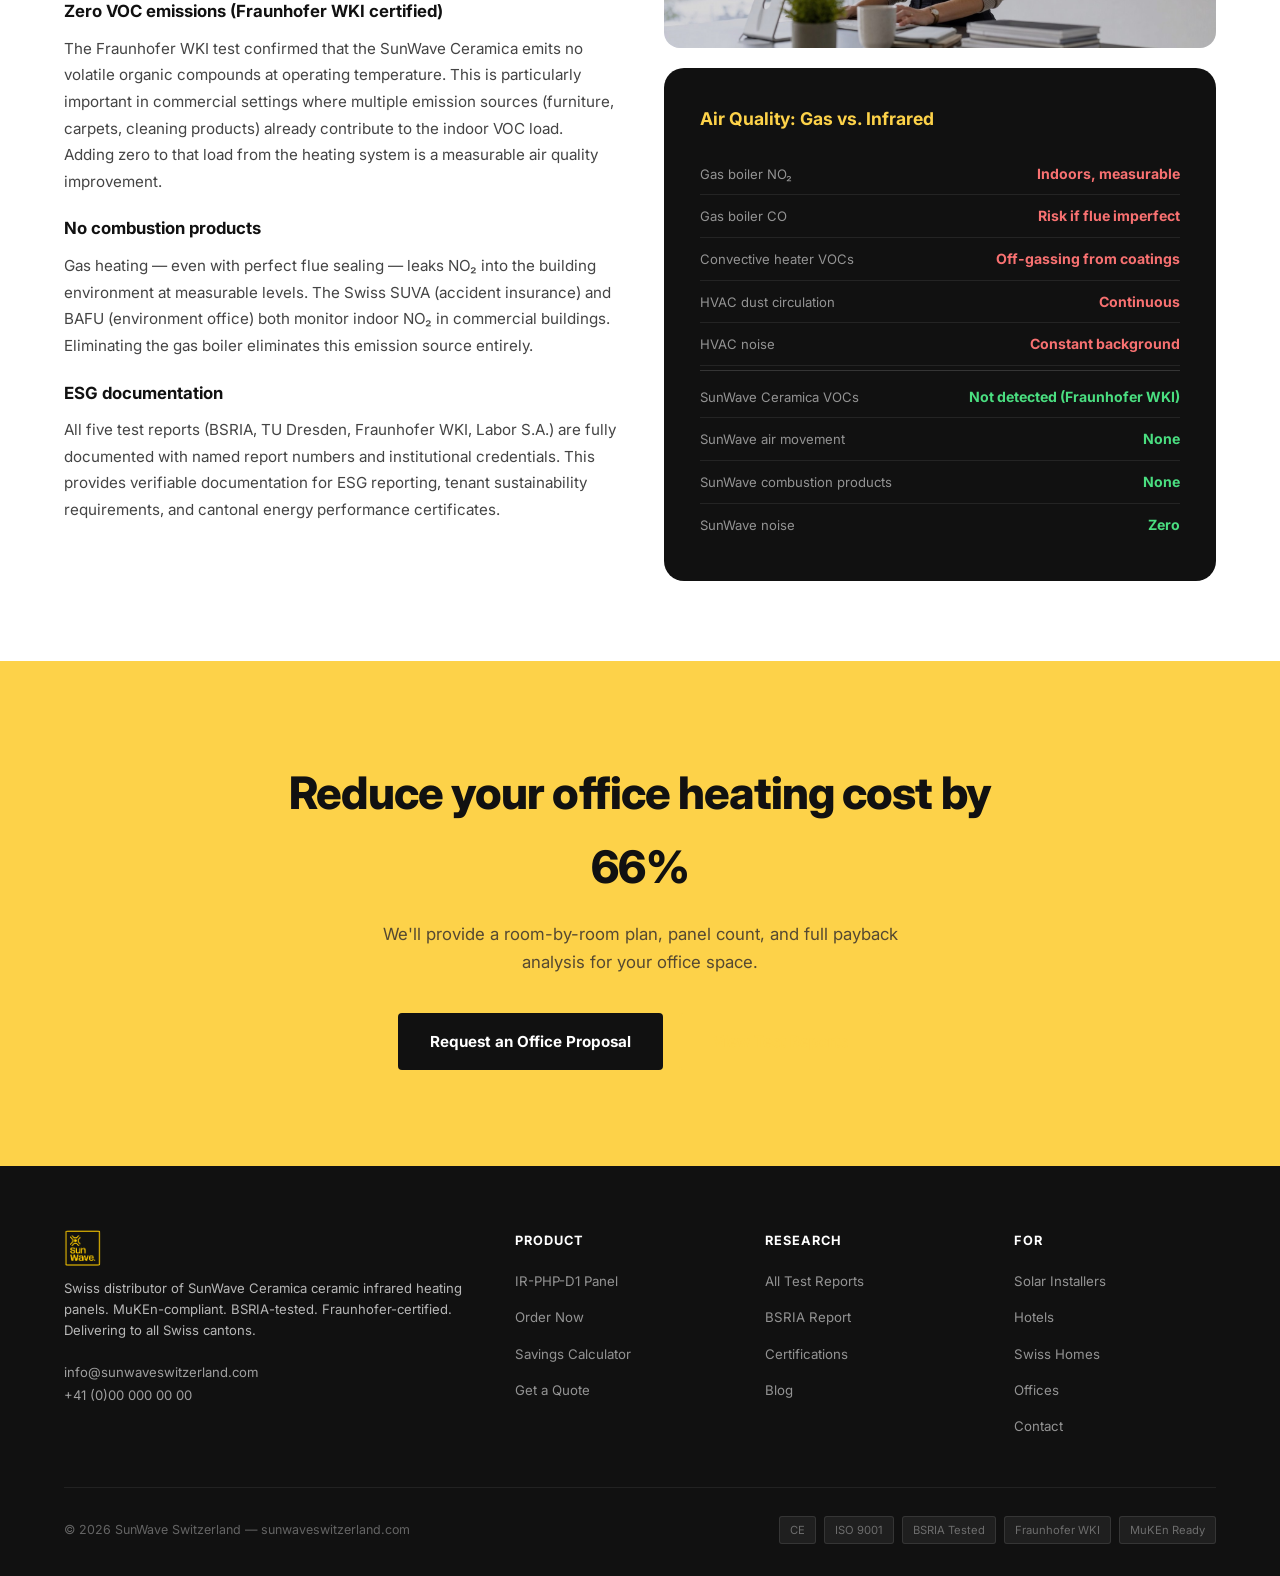
<file: for-offices.html>
﻿<!DOCTYPE html>
<html lang="en">
<head>
  <meta charset="UTF-8">
  <meta name="viewport" content="width=device-width, initial-scale=1.0">
  <link rel="icon" type="image/png" href="images/logo.png">
  <title>SunWave Ceramica for Swiss Offices — Zone Heating, No Maintenance, Better Air Quality</title>
  <meta name="description" content="Commercial infrared heating for Swiss offices. Zone-by-zone control, zero dust circulation, 66% less energy than gas, and no boiler maintenance. Ideal for open-plan offices, meeting rooms, and commercial spaces.">
  <link rel="preconnect" href="https://fonts.googleapis.com">
  <link rel="preconnect" href="https://fonts.gstatic.com" crossorigin>
  <link href="https://fonts.googleapis.com/css2?family=Inter:wght@300;400;500;600;700;800&display=swap" rel="stylesheet">
  <link rel="stylesheet" href="css/style.css">
  <style>
    .audience-hero { padding: 140px 0 100px; background: var(--dark); position: relative; overflow: hidden; }
    .audience-hero__bg { position: absolute; inset: 0; width: 100%; height: 100%; object-fit: cover; object-position: right center; z-index: 0; }
    .audience-hero__overlay { position: absolute; inset: 0; background: linear-gradient(to right, rgba(8,8,20,0.92) 0%, rgba(8,8,20,0.72) 42%, rgba(8,8,20,0.18) 65%, rgba(8,8,20,0) 78%); z-index: 1; }
    .audience-hero__inner { max-width: var(--container); margin: 0 auto; padding: 0 24px; display: grid; grid-template-columns: 1fr 1fr; gap: 80px; align-items: center; position: relative; z-index: 2; }
    .audience-hero__pill { display: inline-flex; align-items: center; gap: 8px; background: rgba(245,197,24,0.12); color: var(--gold); font-size: 0.78rem; font-weight: 700; letter-spacing: 0.1em; text-transform: uppercase; padding: 6px 16px; border-radius: 100px; border: 1px solid rgba(245,197,24,0.25); margin-bottom: 20px; }
    .audience-hero h1 { font-size: clamp(2rem, 4vw, 3rem); font-weight: 800; color: #fff; line-height: 1.1; margin-bottom: 20px; }
    .audience-hero h1 span { color: var(--gold); }
    .audience-hero p { font-size: 1.05rem; color: rgba(255,255,255,0.7); line-height: 1.7; margin-bottom: 32px; }
    .hero-stat-grid { display: grid; grid-template-columns: 1fr 1fr; gap: 16px; }
    .hero-stat { background: rgba(255,255,255,0.05); border: 1px solid rgba(255,255,255,0.08); border-radius: 14px; padding: 20px; text-align: center; }
    .hero-stat__val { font-size: 1.8rem; font-weight: 800; color: var(--gold); margin-bottom: 4px; }
    .hero-stat__lbl { font-size: 0.78rem; color: rgba(255,255,255,0.55); }

    .audience-section { padding: 80px 0; }
    .audience-section:nth-child(even) { background: #fff; }
    .audience-section:nth-child(odd) { background: var(--off-white); }
    .audience-section__inner { max-width: var(--container); margin: 0 auto; padding: 0 24px; }
    .audience-section h2 { font-size: clamp(1.6rem, 3vw, 2.2rem); font-weight: 800; color: var(--dark); margin-bottom: 12px; }
    .audience-section .sub { font-size: 1rem; color: #666; margin-bottom: 40px; max-width: 680px; }
    .two-col { display: grid; grid-template-columns: 1fr 1fr; gap: 48px; align-items: start; }
    .text-block p { font-size: 0.95rem; color: #444; line-height: 1.75; margin-bottom: 16px; }
    .text-block h3 { font-size: 1.05rem; font-weight: 700; color: var(--dark); margin: 20px 0 10px; }
    .check-list { list-style: none; padding: 0; margin: 0; }
    .check-list li { padding: 8px 0; font-size: 0.9rem; color: #444; display: flex; gap: 12px; align-items: flex-start; border-bottom: 1px solid #f0f0f0; }
    .check-list li:last-child { border-bottom: none; }
    .check-list li::before { content: '✓'; color: var(--gold); font-weight: 700; flex-shrink: 0; margin-top: 1px; }
    .dark-card { background: var(--dark); border-radius: 20px; padding: 36px; color: #fff; }
    .dark-card h3 { font-size: 1.1rem; font-weight: 700; color: var(--gold); margin-bottom: 20px; }
    .dark-card .row { display: flex; justify-content: space-between; align-items: baseline; padding: 9px 0; border-bottom: 1px solid rgba(255,255,255,0.08); gap: 12px; }
    .dark-card .row:last-child { border-bottom: none; }
    .dark-card .row .k { font-size: 0.82rem; color: rgba(255,255,255,0.55); }
    .dark-card .row .v { font-size: 0.88rem; font-weight: 700; color: #fff; text-align: right; }
    .dark-card .row .v.gold { color: var(--gold); }
    .dark-card .row .v.green { color: #4ade80; }

    .use-case-grid { display: grid; grid-template-columns: repeat(3, 1fr); gap: 20px; margin-top: 8px; }
    .use-case { background: #fff; border: 1px solid #e8e8e8; border-radius: 14px; padding: 24px; }
    .use-case__icon { font-size: 1.6rem; margin-bottom: 12px; display: block; }
    .use-case h4 { font-size: 0.95rem; font-weight: 700; color: var(--dark); margin-bottom: 8px; }
    .use-case p { font-size: 0.82rem; color: #555; line-height: 1.6; margin: 0; }

    @media (max-width: 1024px) { .audience-hero__inner { grid-template-columns: 1fr; gap: 48px; } .two-col { grid-template-columns: 1fr; } .use-case-grid { grid-template-columns: 1fr 1fr; } }
    @media (max-width: 640px) { .use-case-grid { grid-template-columns: 1fr; } }
    .img-break { overflow: hidden; line-height: 0; }
    .img-break img { width: 100%; height: 440px; object-fit: cover; display: block; }
    .section-photo { width: 100%; border-radius: 16px; display: block; object-fit: cover; }
  </style>
</head>
<body>

<nav class="nav" id="nav">
  <div class="nav__inner">
    <a href="index.html" class="nav__logo">
      <img src="images/logo.png" alt="SunWave Switzerland" style="height:44px;display:block;border-radius:6px;">
    </a>
    <div class="nav__links">
      <a href="product.html">The Panel</a>
      <a href="research.html">Research</a>
      <div class="nav__drop">
        <button class="nav__drop-btn">For &#9662;</button>
        <div class="nav__drop-menu" id="nav-drop-menu">
          <a href="for-solar.html">Solar Installers</a>
          <a href="for-hotels.html">Hotels &amp; Hospitality</a>
          <a href="for-homes.html">Swiss Homes</a>
          <a href="for-offices.html">Offices &amp; Commercial</a>
        </div>
      </div>
      <a href="index.html#calculator">Calculator</a>
      <a href="blog/index.html">Blog</a>
      <a href="contact.html">Contact</a>
    </div>
    <div class="nav__right">
      <a href="product.html" class="nav__order-btn">Order Now</a>
      <button class="nav__hamburger" id="nav-hamburger" aria-label="Menu">
        <span></span><span></span><span></span>
      </button>
    </div>
  </div>
  <div class="nav__mobile" id="nav-mobile">
    <a href="product.html">The Panel</a>
    <a href="research.html">Research</a>
    <a href="for-solar.html">Solar Installers</a>
    <a href="for-hotels.html">Hotels &amp; Hospitality</a>
    <a href="for-homes.html">Swiss Homes</a>
    <a href="for-offices.html">Offices &amp; Commercial</a>
    <a href="index.html#calculator">Calculator</a>
    <a href="blog/index.html">Blog</a>
    <a href="contact.html">Contact</a>
    <a href="product.html" class="nav__mobile-order">Order Now</a>
  </div>
</nav>

<section class="audience-hero">
  <img class="audience-hero__bg" src="images/hero-offices.jpg" alt="Modern Swiss office with SunWave Ceramica infrared heating panel — zone heating, zero noise, 66% less energy than gas" loading="eager">
  <div class="audience-hero__overlay"></div>
  <div class="audience-hero__inner">
    <div>
      <div class="audience-hero__pill">For Offices &amp; Commercial</div>
      <h1>Heating Only the Zones <span>People Actually Use</span></h1>
      <p>Commercial heating accounts for 40–60% of office energy bills. SunWave Ceramica lets you heat zones independently — pay for occupied meeting rooms, not empty corridors. 66% less energy than gas, zero dust, silent operation, and no maintenance contract.</p>
      <div style="display:flex; gap:12px; flex-wrap:wrap;">
        <a href="contact.html" style="display:inline-flex; align-items:center; gap:8px; background:var(--gold); color:var(--dark); font-weight:700; font-size:1rem; padding:16px 32px; border-radius:8px; text-decoration:none;">Request an Office Quote</a>
        <a href="index.html#calculator" style="display:inline-flex; align-items:center; gap:8px; background:transparent; color:#fff; font-weight:600; font-size:1rem; padding:16px 32px; border-radius:8px; border:1px solid rgba(255,255,255,0.25); text-decoration:none;">Calculate Savings</a>
      </div>
    </div>
    <div class="hero-stat-grid">
      <div class="hero-stat">
        <div class="hero-stat__val">Zone</div>
        <div class="hero-stat__lbl">Heat only occupied areas — independently</div>
      </div>
      <div class="hero-stat">
        <div class="hero-stat__val">0 dB</div>
        <div class="hero-stat__lbl">Silent — no HVAC background noise</div>
      </div>
      <div class="hero-stat">
        <div class="hero-stat__val">66%</div>
        <div class="hero-stat__lbl">Energy saving vs. gas (monitored data)</div>
      </div>
      <div class="hero-stat">
        <div class="hero-stat__val">CHF0</div>
        <div class="hero-stat__lbl">Annual maintenance cost</div>
      </div>
    </div>
  </div>
</section>

<!-- ── Use Cases ── -->
<section class="audience-section">
  <div class="audience-section__inner">
    <h2>Commercial Applications</h2>
    <p class="sub">From individual offices to large open-plan floors — SunWave Ceramica scales to any commercial space.</p>
    <div class="use-case-grid">
      <div class="use-case">
        <span class="use-case__icon"><img src="images/icon.png" alt="" style="width:20px;height:20px;display:inline-block;"></span>
        <h4>Private offices</h4>
        <p>One panel per 25 m² office. Staff control their own room temperature. Zero noise and zero dust circulation from a HVAC system make for cleaner, quieter working conditions.</p>
      </div>
      <div class="use-case">
        <span class="use-case__icon"><img src="images/icon.png" alt="" style="width:20px;height:20px;display:inline-block;"></span>
        <h4>Meeting rooms</h4>
        <p>Schedule heating to activate 30 minutes before a booked meeting. Auto-off when the room is empty. Meeting room heating cost drops by ~80% compared to a continuously heated convention system.</p>
      </div>
      <div class="use-case">
        <span class="use-case__icon"><img src="images/icon.png" alt="" style="width:20px;height:20px;display:inline-block;"></span>
        <h4>Open-plan floors</h4>
        <p>Zone open-plan areas by desk clusters. Heat the zones where staff are sitting, not the entire floor. Compatible with desk booking systems and occupancy sensors for fully automated control.</p>
      </div>
      <div class="use-case">
        <span class="use-case__icon"><img src="images/icon.png" alt="" style="width:20px;height:20px;display:inline-block;"></span>
        <h4>Reception &amp; lobby</h4>
        <p>Ceiling-mounted panels provide instant warmth as visitors arrive without exposed heating units or hot radiator surfaces. Clean aesthetic — panels can be spec'd to match interior design language.</p>
      </div>
      <div class="use-case">
        <span class="use-case__icon"><img src="images/icon.png" alt="" style="width:20px;height:20px;display:inline-block;"></span>
        <h4>Storage &amp; server rooms</h4>
        <p>Frost protection at low power. Infrared heating at the controlled low setpoint doesn't disturb electronics. No convective air movement that can carry dust into sensitive equipment.</p>
      </div>
      <div class="use-case">
        <span class="use-case__icon"><img src="images/icon.png" alt="" style="width:20px;height:20px;display:inline-block;"></span>
        <h4>Outdoor &amp; semi-outdoor</h4>
        <p>IP20 rated for indoor use, but outdoor-rated versions available. Heated terraces, covered walkways, and entranceways — infrared is unaffected by wind (heats surfaces, not air).</p>
      </div>
    </div>
  </div>
</section>

<!-- ── Visual Break ── -->
<div class="img-break">
  <img src="images/offices-open-plan.jpg" alt="Modern Swiss open-plan office with SunWave Ceramica infrared heating panels installed above workstations — zone heating, zero HVAC noise, clean air" loading="lazy">
</div>

<!-- ── Financial & Operational ── -->
<section class="audience-section" style="background:var(--dark);">
  <div class="audience-section__inner">
    <h2 style="color:#fff;">Financial &amp; Operational Case</h2>
    <p class="sub" style="color:rgba(255,255,255,0.6);">The business case for switching commercial heating to infrared is straightforward: lower energy cost, zero maintenance, and better air quality for staff.</p>
    <div class="two-col">
      <div class="dark-card" style="background:rgba(255,255,255,0.04); border:1px solid rgba(255,255,255,0.1);">
        <h3>Example: 200m² Office Space</h3>
        <div class="row"><span class="k">Office area</span><span class="v">200 m²</span></div>
        <div class="row"><span class="k">Panels required</span><span class="v">8 × SunWave Ceramica</span></div>
        <div class="row"><span class="k">Gas heating consumption</span><span class="v" style="color:#f87171;">208.73 kWh/m²·yr</span></div>
        <div class="row"><span class="k">Gas annual energy load</span><span class="v" style="color:#f87171;">41,746 kWh/yr + service</span></div>
        <div class="row"><span class="k">Infrared consumption</span><span class="v gold">71.21 kWh/m²·yr</span></div>
        <div class="row"><span class="k">Infrared annual energy load</span><span class="v green">14,242 kWh/yr</span></div>
        <div class="row"><span class="k">Zone control saving (est.)</span><span class="v green">–30% on top (unoccupied)</span></div>
        <div class="row"><span class="k">Effective energy use</span><span class="v green">~9,970 kWh/yr</span></div>
        <div class="row"><span class="k">Energy reduction vs. gas</span><span class="v green">Over 66% less energy</span></div>
        <div class="row"><span class="k">Payback period</span><span class="v green">Typically &lt;1 year</span></div>
      </div>
      <div>
        <ul class="check-list" style="color:rgba(255,255,255,0.75);">
          <li style="color:rgba(255,255,255,0.75); border-color:rgba(255,255,255,0.08);">HVAC maintenance contracts for commercial systems — eliminated entirely (no moving parts, no annual service)</li>
          <li style="color:rgba(255,255,255,0.75); border-color:rgba(255,255,255,0.08);">No boiler room, no plant room, no pipe distribution — installation simpler than any wet system</li>
          <li style="color:rgba(255,255,255,0.75); border-color:rgba(255,255,255,0.08);">No legionella risk (no water heating system)</li>
          <li style="color:rgba(255,255,255,0.75); border-color:rgba(255,255,255,0.08);">Zero dust circulation — relevant for food service, pharmaceutical, and clean-room adjacent spaces</li>
          <li style="color:rgba(255,255,255,0.75); border-color:rgba(255,255,255,0.08);">No noise contribution to open-plan floor — HVAC background noise is eliminated, not just reduced</li>
          <li style="color:rgba(255,255,255,0.75); border-color:rgba(255,255,255,0.08);">MuKEn compliance when current system reaches end-of-life — proactive replacement avoids emergency cost</li>
          <li style="color:rgba(255,255,255,0.75); border-color:rgba(255,255,255,0.08);">ESG reporting: measurable CO₂ reduction, clean indoor air — both documentable from test reports</li>
        </ul>
        <a href="contact.html" style="display:inline-flex; align-items:center; gap:8px; background:var(--gold); color:var(--dark); font-weight:700; font-size:1rem; padding:16px 32px; border-radius:8px; text-decoration:none; margin-top:24px;">Get an Office Proposal</a>
      </div>
    </div>
  </div>
</section>

<!-- ── Air Quality ── -->
<section class="audience-section">
  <div class="audience-section__inner">
    <h2>Staff Wellbeing &amp; Indoor Air Quality</h2>
    <p class="sub">Research consistently links indoor air quality to productivity, sick days, and staff satisfaction. Infrared heating addresses the main heating-related air quality concerns.</p>
    <div class="two-col">
      <div class="text-block">
        <h3>No dust, allergens, or particulates</h3>
        <p>Convective and fan-based heating systems move air continuously, circulating dust, allergens, carpet fibres, and particulates around the office. Infrared heating does not create air movement. The panel heats surfaces and occupants directly. For offices with staff who have dust sensitivity or allergies, this is a meaningful working environment improvement.</p>

        <h3>Zero VOC emissions (Fraunhofer WKI certified)</h3>
        <p>The Fraunhofer WKI test confirmed that the SunWave Ceramica emits no volatile organic compounds at operating temperature. This is particularly important in commercial settings where multiple emission sources (furniture, carpets, cleaning products) already contribute to the indoor VOC load. Adding zero to that load from the heating system is a measurable air quality improvement.</p>

        <h3>No combustion products</h3>
        <p>Gas heating — even with perfect flue sealing — leaks NO₂ into the building environment at measurable levels. The Swiss SUVA (accident insurance) and BAFU (environment office) both monitor indoor NO₂ in commercial buildings. Eliminating the gas boiler eliminates this emission source entirely.</p>

        <h3>ESG documentation</h3>
        <p>All five test reports (BSRIA, TU Dresden, Fraunhofer WKI, Labor S.A.) are fully documented with named report numbers and institutional credentials. This provides verifiable documentation for ESG reporting, tenant sustainability requirements, and cantonal energy performance certificates.</p>
      </div>
      <div>
        <img src="images/offices-clean-air.jpg" alt="Swiss office professional at clean desk with SunWave infrared panel on wall — zero dust circulation, no VOC emissions, healthy indoor air quality" class="section-photo" style="height:260px; margin-bottom:20px;" loading="lazy">
        <div class="dark-card">
          <h3>Air Quality: Gas vs. Infrared</h3>
          <div class="row"><span class="k">Gas boiler NO₂</span><span class="v" style="color:#f87171;">Indoors, measurable</span></div>
          <div class="row"><span class="k">Gas boiler CO</span><span class="v" style="color:#f87171;">Risk if flue imperfect</span></div>
          <div class="row"><span class="k">Convective heater VOCs</span><span class="v" style="color:#f87171;">Off-gassing from coatings</span></div>
          <div class="row"><span class="k">HVAC dust circulation</span><span class="v" style="color:#f87171;">Continuous</span></div>
          <div class="row"><span class="k">HVAC noise</span><span class="v" style="color:#f87171;">Constant background</span></div>
          <div class="row" style="border-top:1px solid rgba(255,255,255,0.15); padding-top:14px; margin-top:4px;"><span class="k">SunWave Ceramica VOCs</span><span class="v green">Not detected (Fraunhofer WKI)</span></div>
          <div class="row"><span class="k">SunWave air movement</span><span class="v green">None</span></div>
          <div class="row"><span class="k">SunWave combustion products</span><span class="v green">None</span></div>
          <div class="row"><span class="k">SunWave noise</span><span class="v green">Zero</span></div>
        </div>
      </div>
    </div>
  </div>
</section>

<!-- ── CTA ── -->
<section class="cta-band">
  <div class="cta-band__inner">
    <h2>Reduce your office heating cost by 66%</h2>
    <p>We'll provide a room-by-room plan, panel count, and full payback analysis for your office space.</p>
    <div style="display:flex; gap:16px; justify-content:center; flex-wrap:wrap;">
      <a href="contact.html" class="cta-band__btn">Request an Office Proposal</a>
      <a href="research.html" class="cta-band__btn" style="background:transparent; border:2px solid var(--gold); color:var(--gold);">View Test Reports</a>
    </div>
  </div>
</section>

<footer class="footer">
  <div class="container">
    <div class="footer__grid">
      <div class="footer__brand">
        <div class="footer__logo" style="display:flex;align-items:center;gap:8px">
          <img src="images/logo.png" alt="SunWave Switzerland" style="height:36px;display:block;border-radius:4px;">
        </div>
        <p class="footer__tagline">Swiss distributor of SunWave Ceramica ceramic infrared heating panels. MuKEn-compliant. BSRIA-tested. Fraunhofer-certified.<br>Delivering to all Swiss cantons.</p>
        <div class="footer__contact">
          <a href="mailto:info@sunwaveswitzerland.com">info@sunwaveswitzerland.com</a><br>
          <a href="tel:+41000000000">+41 (0)00 000 00 00</a>
        </div>
      </div>
      <div class="footer__col">
        <h4>Product</h4>
        <ul>
          <li><a href="product.html">IR-PHP-D1 Panel</a></li>
          <li><a href="product.html#order">Order Now</a></li>
          <li><a href="index.html#calculator">Savings Calculator</a></li>
          <li><a href="contact.html">Get a Quote</a></li>
        </ul>
      </div>
      <div class="footer__col">
        <h4>Research</h4>
        <ul>
          <li><a href="research.html">All Test Reports</a></li>
          <li><a href="research.html#bsria">BSRIA Report</a></li>
          <li><a href="research.html#certifications">Certifications</a></li>
          <li><a href="blog/index.html">Blog</a></li>
        </ul>
      </div>
      <div class="footer__col">
        <h4>For</h4>
        <ul>
          <li><a href="for-solar.html">Solar Installers</a></li>
          <li><a href="for-hotels.html">Hotels</a></li>
          <li><a href="for-homes.html">Swiss Homes</a></li>
          <li><a href="for-offices.html">Offices</a></li>
          <li><a href="contact.html">Contact</a></li>
        </ul>
      </div>
    </div>
    <div class="footer__bottom">
      <div>&copy; 2026 SunWave Switzerland &mdash; sunwaveswitzerland.com</div>
      <div class="footer__certs">
        <span class="footer__cert-tag">CE</span>
        <span class="footer__cert-tag">ISO 9001</span>
        <span class="footer__cert-tag">BSRIA Tested</span>
        <span class="footer__cert-tag">Fraunhofer WKI</span>
        <span class="footer__cert-tag">MuKEn Ready</span>
      </div>
    </div>
  </div>
</footer>

<script src="js/main.js"></script>
</body>
</html>
</file>
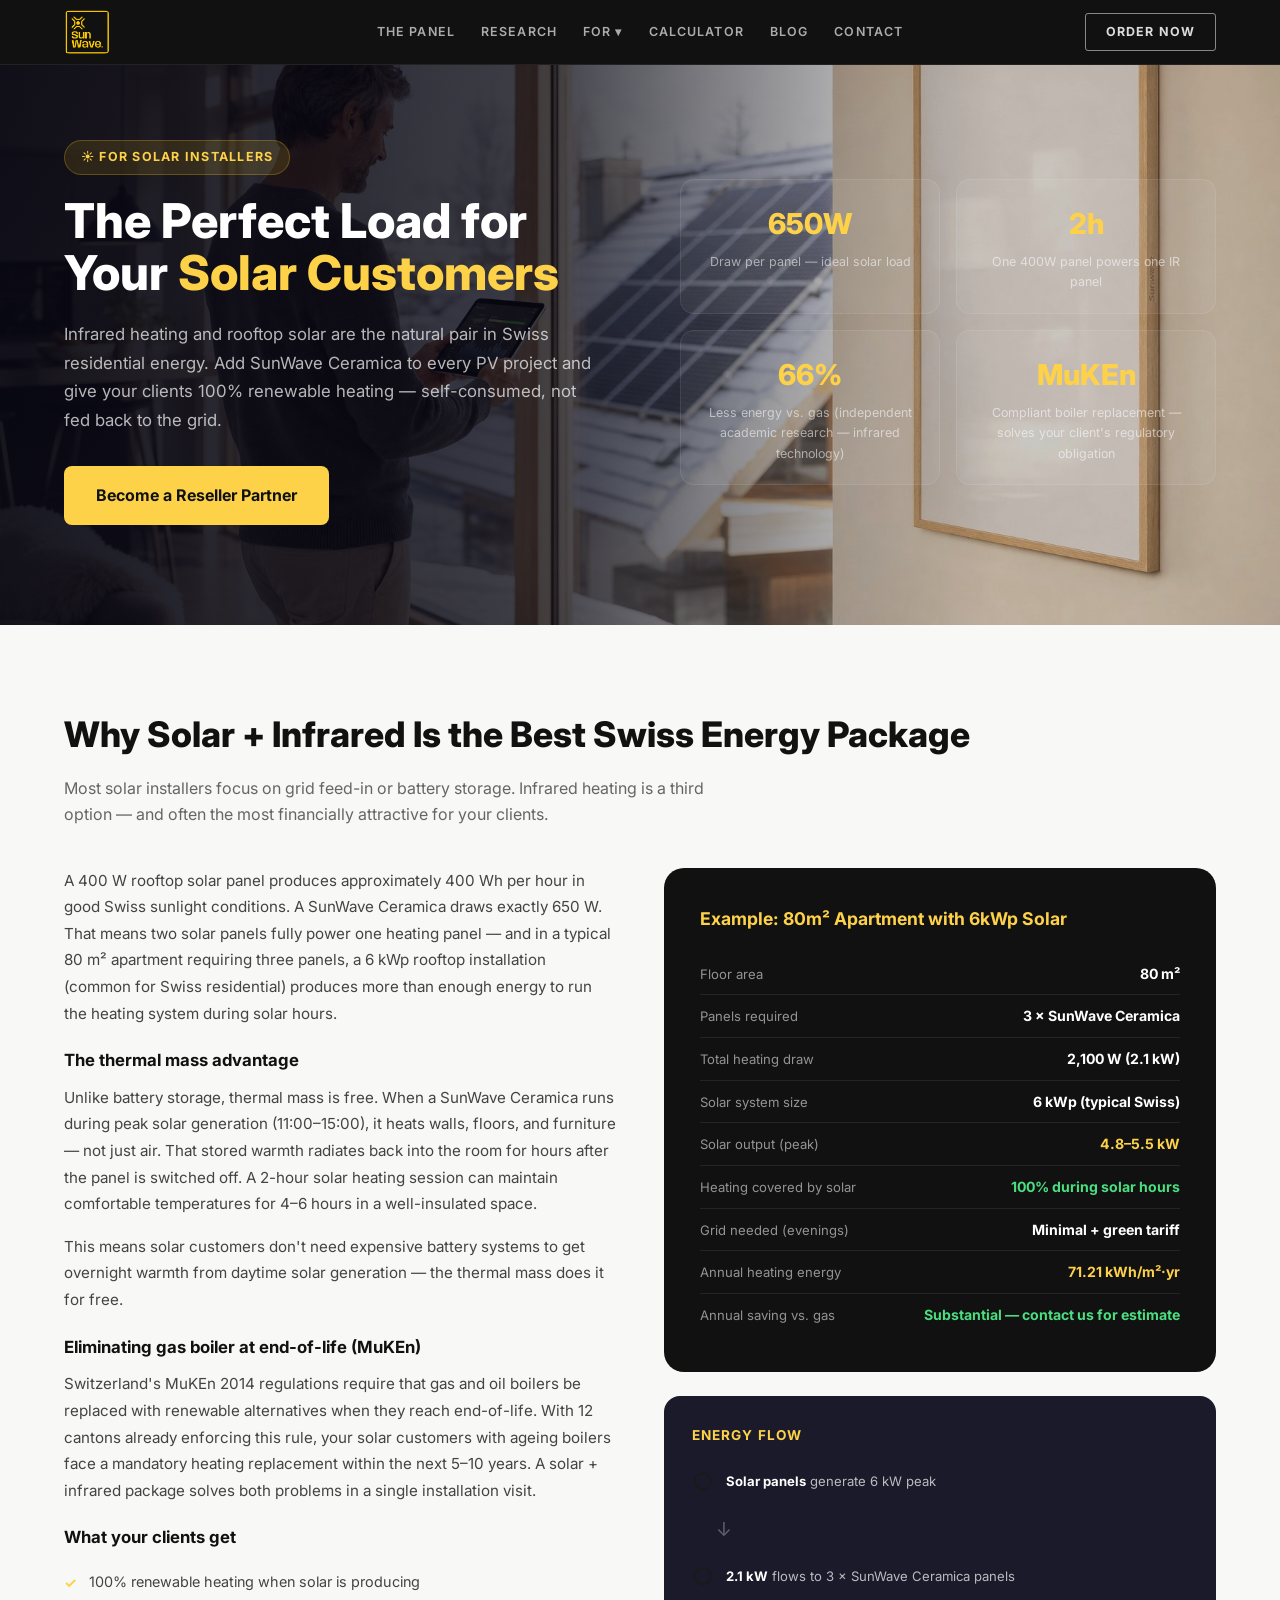
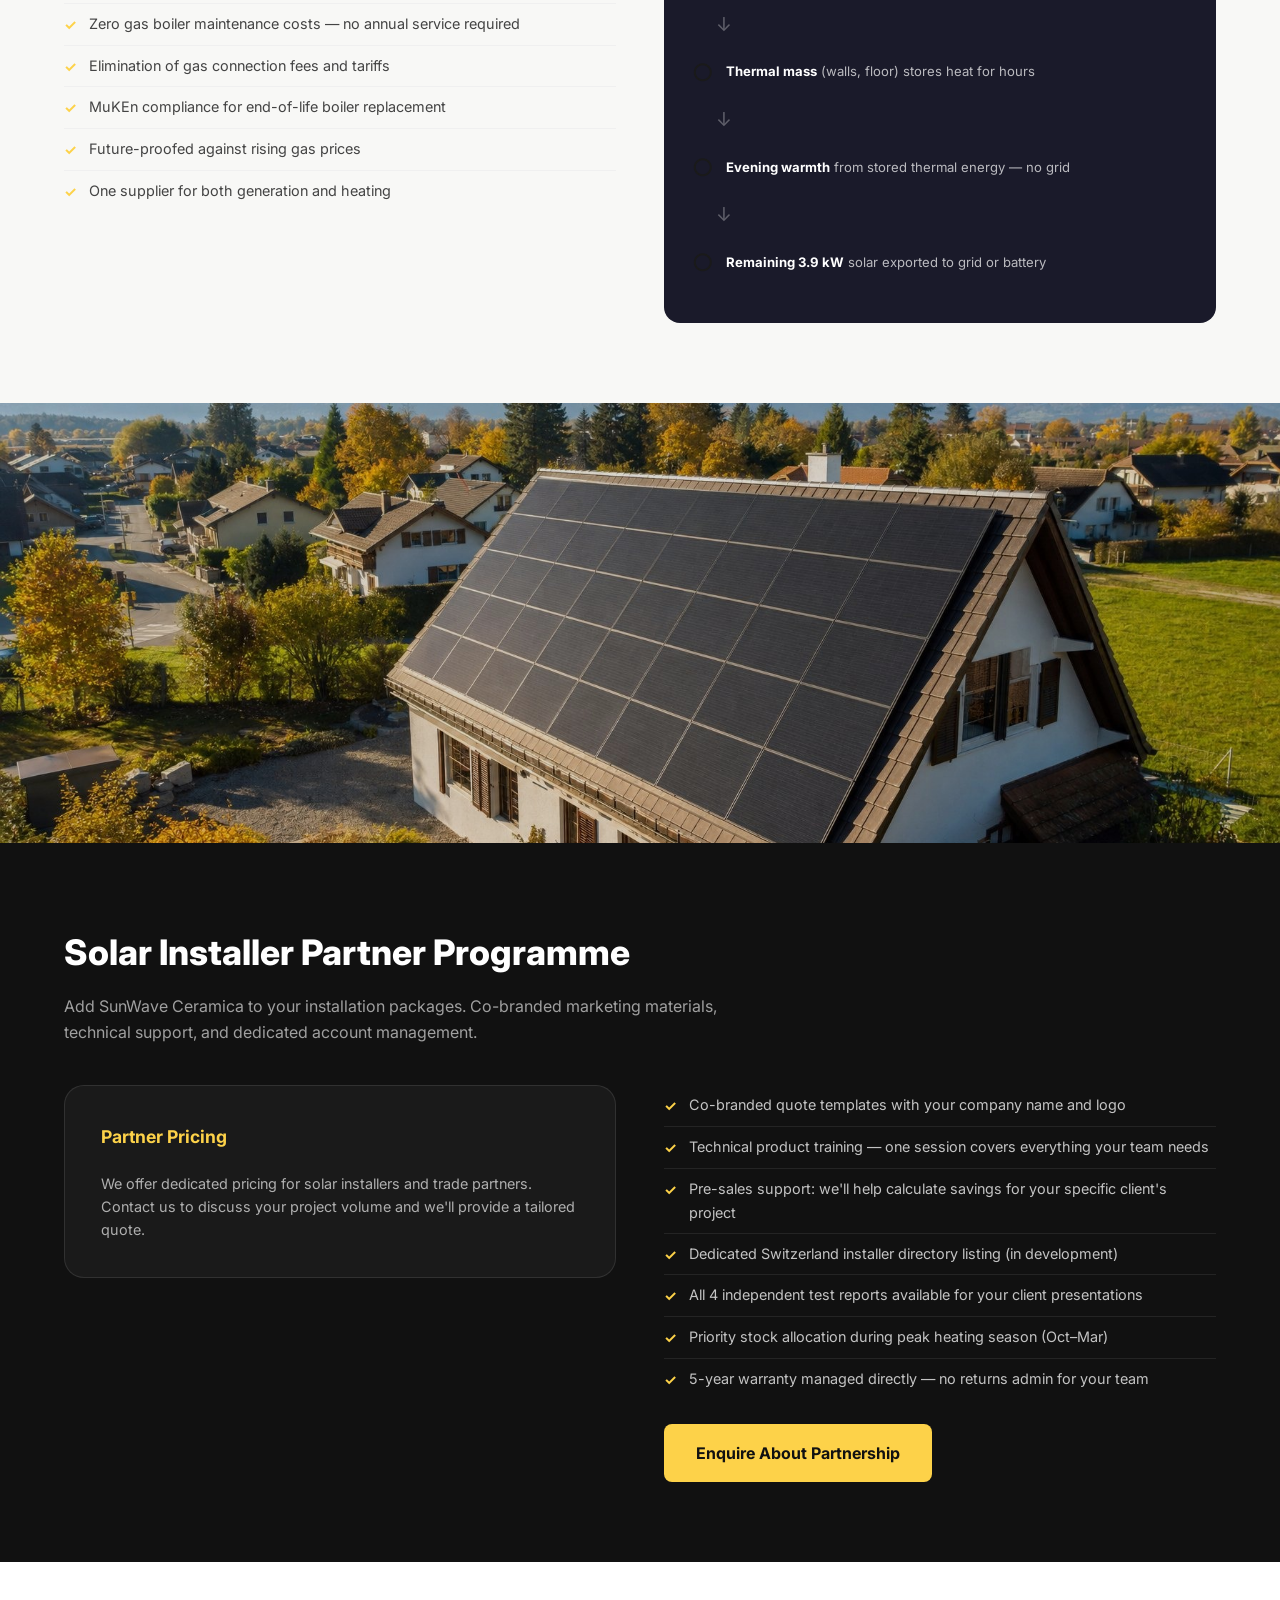
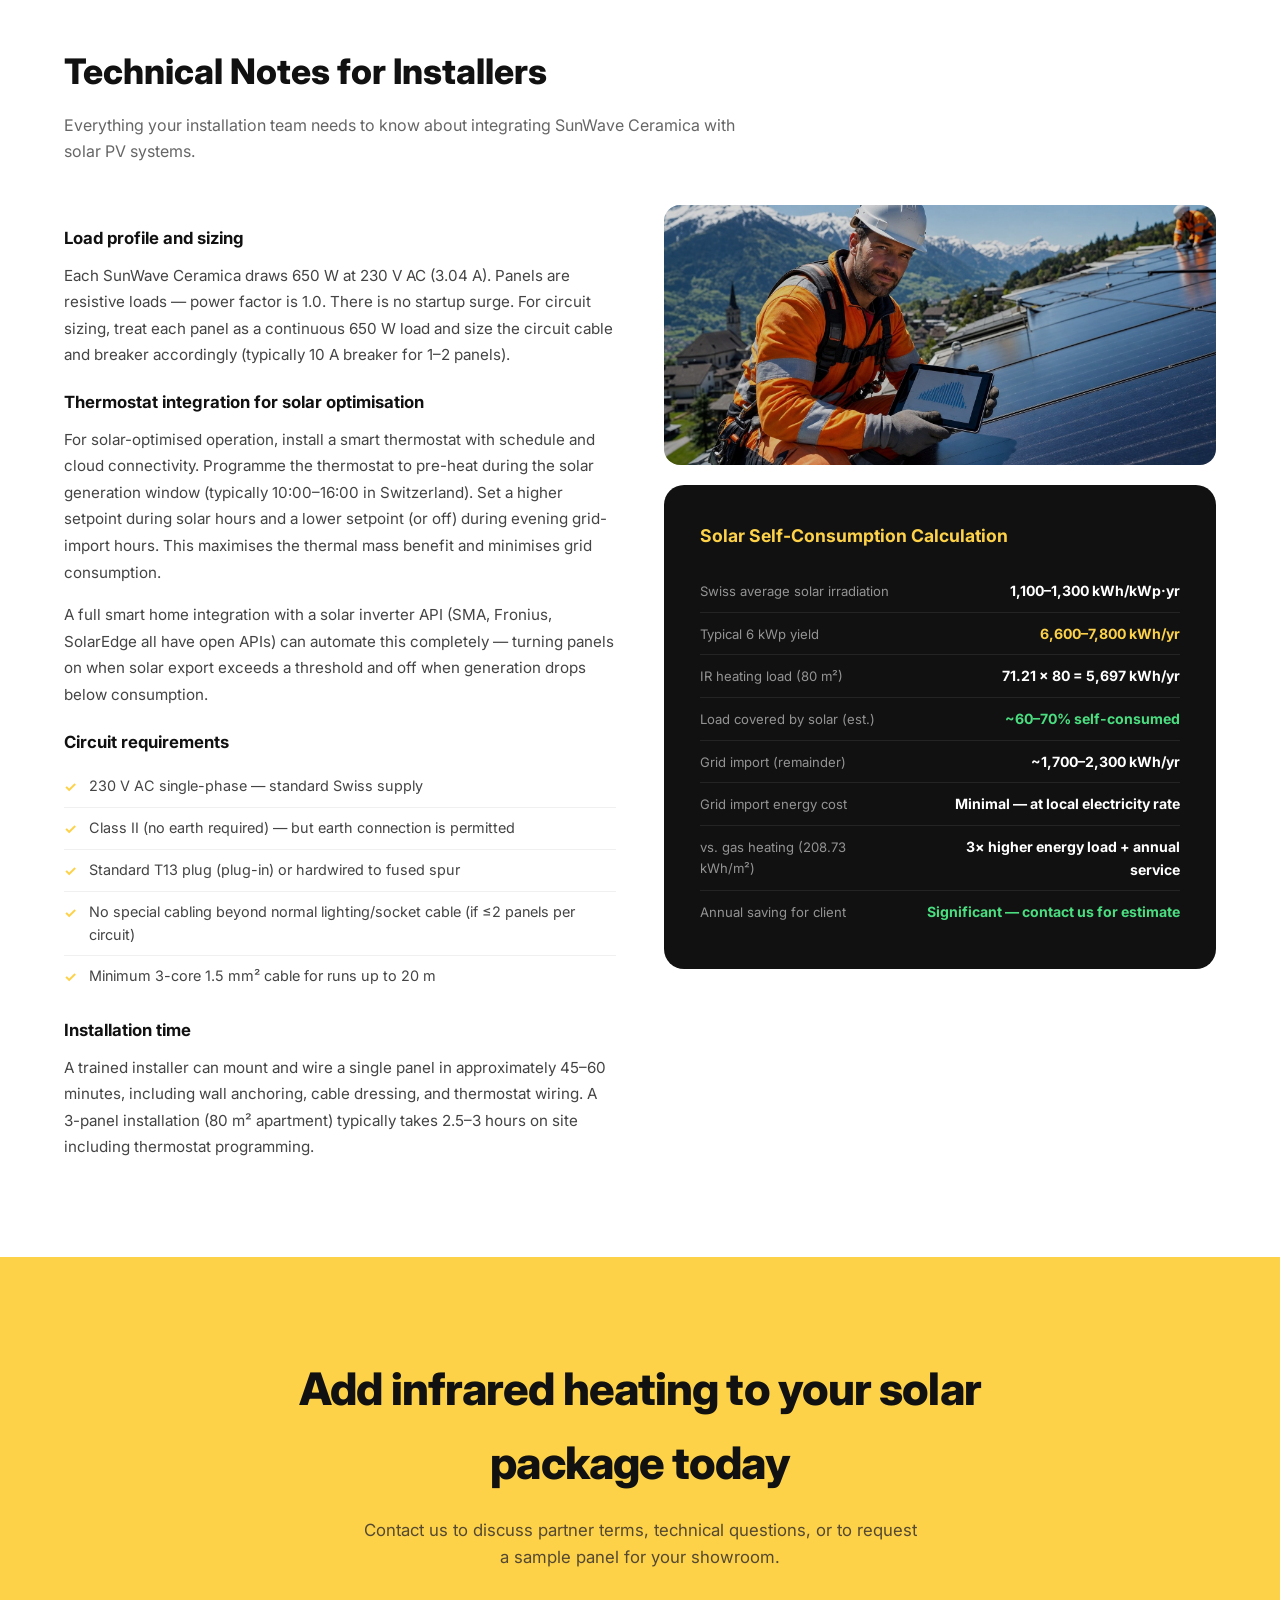
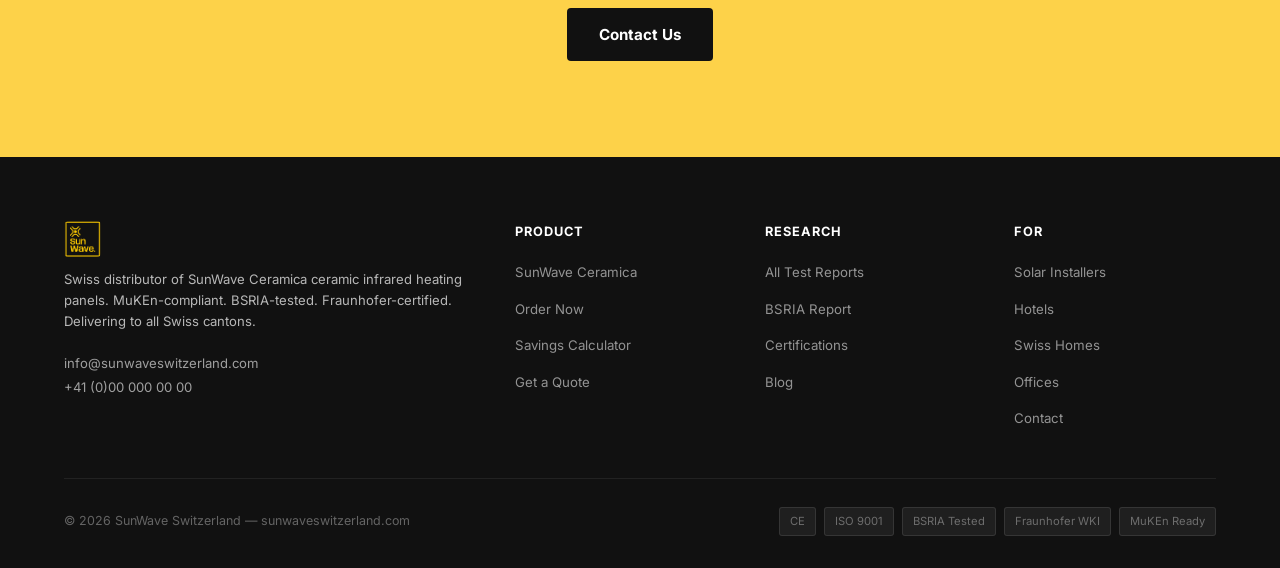
<file: for-solar.html>
﻿<!DOCTYPE html>
<html lang="en">
<head>
  <meta charset="UTF-8">
  <meta name="viewport" content="width=device-width, initial-scale=1.0">
  <link rel="icon" type="image/png" href="images/logo.png">
  <title>SunWave Ceramica for Solar Installers — Add Infrared Heating to Your PV Package</title>
  <meta name="description" content="Swiss solar installers: pair SunWave Ceramica infrared panels with your PV installations. 650W draw per panel, thermal mass storage, and 66% energy reduction vs gas — ideal load for solar self-consumption.">
  <link rel="preconnect" href="https://fonts.googleapis.com">
  <link rel="preconnect" href="https://fonts.gstatic.com" crossorigin>
  <link href="https://fonts.googleapis.com/css2?family=Inter:wght@300;400;500;600;700;800&display=swap" rel="stylesheet">
  <link rel="stylesheet" href="css/style.css">
  <style>
    .audience-hero {
      padding: 140px 0 100px;
      background: var(--dark);
      position: relative;
      overflow: hidden;
    }
    .audience-hero__bg { position: absolute; inset: 0; width: 100%; height: 100%; object-fit: cover; object-position: right center; z-index: 0; }
    .audience-hero__overlay { position: absolute; inset: 0; background: linear-gradient(to right, rgba(8,8,20,0.92) 0%, rgba(8,8,20,0.72) 42%, rgba(8,8,20,0.18) 65%, rgba(8,8,20,0) 78%); z-index: 1; }
    .audience-hero__inner {
      max-width: var(--container);
      margin: 0 auto;
      padding: 0 24px;
      display: grid;
      grid-template-columns: 1fr 1fr;
      gap: 80px;
      align-items: center;
      position: relative;
      z-index: 2;
    }
    .audience-hero__pill {
      display: inline-flex;
      align-items: center;
      gap: 8px;
      background: rgba(245,197,24,0.12);
      color: var(--gold);
      font-size: 0.78rem;
      font-weight: 700;
      letter-spacing: 0.1em;
      text-transform: uppercase;
      padding: 6px 16px;
      border-radius: 100px;
      border: 1px solid rgba(245,197,24,0.25);
      margin-bottom: 20px;
    }
    .audience-hero h1 {
      font-size: clamp(2rem, 4vw, 3rem);
      font-weight: 800;
      color: #fff;
      line-height: 1.1;
      margin-bottom: 20px;
    }
    .audience-hero h1 span { color: var(--gold); }
    .audience-hero p {
      font-size: 1.05rem;
      color: rgba(255,255,255,0.7);
      line-height: 1.7;
      margin-bottom: 32px;
    }
    .hero-stat-grid {
      display: grid;
      grid-template-columns: 1fr 1fr;
      gap: 16px;
    }
    .hero-stat {
      background: rgba(255,255,255,0.05);
      border: 1px solid rgba(255,255,255,0.08);
      border-radius: 14px;
      padding: 20px;
      text-align: center;
    }
    .hero-stat__val { font-size: 1.8rem; font-weight: 800; color: var(--gold); margin-bottom: 4px; }
    .hero-stat__lbl { font-size: 0.78rem; color: rgba(255,255,255,0.55); }

    .audience-section {
      padding: 80px 0;
    }
    .audience-section:nth-child(even) { background: #fff; }
    .audience-section:nth-child(odd) { background: var(--off-white); }
    .audience-section__inner {
      max-width: var(--container);
      margin: 0 auto;
      padding: 0 24px;
    }
    .audience-section h2 {
      font-size: clamp(1.6rem, 3vw, 2.2rem);
      font-weight: 800;
      color: var(--dark);
      margin-bottom: 12px;
    }
    .audience-section .sub {
      font-size: 1rem;
      color: #666;
      margin-bottom: 40px;
      max-width: 680px;
    }
    .two-col { display: grid; grid-template-columns: 1fr 1fr; gap: 48px; align-items: start; }
    .text-block p { font-size: 0.95rem; color: #444; line-height: 1.75; margin-bottom: 16px; }
    .text-block h3 { font-size: 1.05rem; font-weight: 700; color: var(--dark); margin: 20px 0 10px; }
    .check-list { list-style: none; padding: 0; margin: 0; }
    .check-list li {
      padding: 8px 0;
      font-size: 0.9rem;
      color: #444;
      display: flex;
      gap: 12px;
      align-items: flex-start;
      border-bottom: 1px solid #f0f0f0;
    }
    .check-list li:last-child { border-bottom: none; }
    .check-list li::before { content: '✓'; color: var(--gold); font-weight: 700; flex-shrink: 0; margin-top: 1px; }

    .dark-card {
      background: var(--dark);
      border-radius: 20px;
      padding: 36px;
      color: #fff;
    }
    .dark-card h3 { font-size: 1.1rem; font-weight: 700; color: var(--gold); margin-bottom: 20px; }
    .dark-card .row {
      display: flex; justify-content: space-between; align-items: baseline;
      padding: 9px 0; border-bottom: 1px solid rgba(255,255,255,0.08); gap: 12px;
    }
    .dark-card .row:last-child { border-bottom: none; }
    .dark-card .row .k { font-size: 0.82rem; color: rgba(255,255,255,0.55); }
    .dark-card .row .v { font-size: 0.88rem; font-weight: 700; color: #fff; text-align: right; }
    .dark-card .row .v.gold { color: var(--gold); }
    .dark-card .row .v.green { color: #4ade80; }

    .solar-diagram {
      background: var(--dark-2);
      border-radius: 16px;
      padding: 28px;
      margin-top: 24px;
    }
    .solar-diagram h4 { font-size: 0.85rem; font-weight: 700; color: var(--gold); margin-bottom: 16px; text-transform: uppercase; letter-spacing: 0.08em; }
    .flow-step {
      display: flex;
      align-items: center;
      gap: 12px;
      margin-bottom: 12px;
    }
    .flow-icon { font-size: 1.5rem; flex-shrink: 0; }
    .flow-arrow { color: rgba(255,255,255,0.3); font-size: 1.2rem; }
    .flow-text { font-size: 0.82rem; color: rgba(255,255,255,0.7); }
    .flow-text strong { color: #fff; }

    .commission-table {
      width: 100%;
      border-collapse: collapse;
      margin-top: 16px;
    }
    .commission-table th {
      background: rgba(245,197,24,0.1);
      padding: 10px 14px;
      text-align: left;
      font-size: 0.78rem;
      font-weight: 700;
      color: var(--gold);
      text-transform: uppercase;
      letter-spacing: 0.06em;
    }
    .commission-table td {
      padding: 12px 14px;
      border-bottom: 1px solid rgba(255,255,255,0.06);
      font-size: 0.85rem;
      color: rgba(255,255,255,0.75);
    }
    .commission-table tr:last-child td { border-bottom: none; }

    @media (max-width: 1024px) {
      .audience-hero__inner { grid-template-columns: 1fr; gap: 48px; }
      .two-col { grid-template-columns: 1fr; }
    }
    @media (max-width: 640px) {
      .hero-stat-grid { grid-template-columns: 1fr 1fr; }
    }
    .img-break { overflow: hidden; line-height: 0; }
    .img-break img { width: 100%; height: 440px; object-fit: cover; display: block; }
    .section-photo { width: 100%; border-radius: 16px; display: block; object-fit: cover; }
  </style>
</head>
<body>

<nav class="nav" id="nav">
  <div class="nav__inner">
    <a href="index.html" class="nav__logo">
      <img src="images/logo.png" alt="SunWave Switzerland" style="height:44px;display:block;border-radius:6px;">
    </a>
    <div class="nav__links">
      <a href="product.html">The Panel</a>
      <a href="research.html">Research</a>
      <div class="nav__drop">
        <button class="nav__drop-btn">For &#9662;</button>
        <div class="nav__drop-menu" id="nav-drop-menu">
          <a href="for-solar.html">Solar Installers</a>
          <a href="for-hotels.html">Hotels &amp; Hospitality</a>
          <a href="for-homes.html">Swiss Homes</a>
          <a href="for-offices.html">Offices &amp; Commercial</a>
        </div>
      </div>
      <a href="index.html#calculator">Calculator</a>
      <a href="blog/index.html">Blog</a>
      <a href="contact.html">Contact</a>
    </div>
    <div class="nav__right">
      <a href="product.html" class="nav__order-btn">Order Now</a>
      <button class="nav__hamburger" id="nav-hamburger" aria-label="Menu">
        <span></span><span></span><span></span>
      </button>
    </div>
  </div>
  <div class="nav__mobile" id="nav-mobile">
    <a href="product.html">The Panel</a>
    <a href="research.html">Research</a>
    <a href="for-solar.html">Solar Installers</a>
    <a href="for-hotels.html">Hotels &amp; Hospitality</a>
    <a href="for-homes.html">Swiss Homes</a>
    <a href="for-offices.html">Offices &amp; Commercial</a>
    <a href="index.html#calculator">Calculator</a>
    <a href="blog/index.html">Blog</a>
    <a href="contact.html">Contact</a>
    <a href="product.html" class="nav__mobile-order">Order Now</a>
  </div>
</nav>

<!-- ── Hero ── -->
<section class="audience-hero">
  <img class="audience-hero__bg" src="images/hero-solar.jpg" alt="Swiss homeowner reviewing solar energy dashboard — SunWave Ceramica infrared panels paired with rooftop PV for 100% renewable heating" loading="eager">
  <div class="audience-hero__overlay"></div>
  <div class="audience-hero__inner">
    <div>
      <div class="audience-hero__pill">&#9728; For Solar Installers</div>
      <h1>The Perfect Load for Your <span>Solar Customers</span></h1>
      <p>Infrared heating and rooftop solar are the natural pair in Swiss residential energy. Add SunWave Ceramica to every PV project and give your clients 100% renewable heating — self-consumed, not fed back to the grid.</p>
      <a href="contact.html" class="btn-primary" style="display:inline-flex; align-items:center; gap:8px; background:var(--gold); color:var(--dark); font-weight:700; font-size:1rem; padding:16px 32px; border-radius:8px; text-decoration:none;">Become a Reseller Partner</a>
    </div>
    <div class="hero-stat-grid">
      <div class="hero-stat">
        <div class="hero-stat__val">650W</div>
        <div class="hero-stat__lbl">Draw per panel — ideal solar load</div>
      </div>
      <div class="hero-stat">
        <div class="hero-stat__val">2h</div>
        <div class="hero-stat__lbl">One 400W panel powers one IR panel</div>
      </div>
      <div class="hero-stat">
        <div class="hero-stat__val">66%</div>
        <div class="hero-stat__lbl">Less energy vs. gas (independent academic research — infrared technology)</div>
      </div>
      <div class="hero-stat">
        <div class="hero-stat__val">MuKEn</div>
        <div class="hero-stat__lbl">Compliant boiler replacement — solves your client's regulatory obligation</div>
      </div>
    </div>
  </div>
</section>

<!-- ── Why Solar + IR ── -->
<section class="audience-section">
  <div class="audience-section__inner">
    <h2>Why Solar + Infrared Is the Best Swiss Energy Package</h2>
    <p class="sub">Most solar installers focus on grid feed-in or battery storage. Infrared heating is a third option — and often the most financially attractive for your clients.</p>
    <div class="two-col">
      <div class="text-block">
        <p>A 400 W rooftop solar panel produces approximately 400 Wh per hour in good Swiss sunlight conditions. A SunWave Ceramica draws exactly 650 W. That means two solar panels fully power one heating panel — and in a typical 80 m² apartment requiring three panels, a 6 kWp rooftop installation (common for Swiss residential) produces more than enough energy to run the heating system during solar hours.</p>

        <h3>The thermal mass advantage</h3>
        <p>Unlike battery storage, thermal mass is free. When a SunWave Ceramica runs during peak solar generation (11:00–15:00), it heats walls, floors, and furniture — not just air. That stored warmth radiates back into the room for hours after the panel is switched off. A 2-hour solar heating session can maintain comfortable temperatures for 4–6 hours in a well-insulated space.</p>
        <p>This means solar customers don't need expensive battery systems to get overnight warmth from daytime solar generation — the thermal mass does it for free.</p>

        <h3>Eliminating gas boiler at end-of-life (MuKEn)</h3>
        <p>Switzerland's MuKEn 2014 regulations require that gas and oil boilers be replaced with renewable alternatives when they reach end-of-life. With 12 cantons already enforcing this rule, your solar customers with ageing boilers face a mandatory heating replacement within the next 5–10 years. A solar + infrared package solves both problems in a single installation visit.</p>

        <h3>What your clients get</h3>
        <ul class="check-list">
          <li>100% renewable heating when solar is producing</li>
          <li>Zero gas boiler maintenance costs — no annual service required</li>
          <li>Elimination of gas connection fees and tariffs</li>
          <li>MuKEn compliance for end-of-life boiler replacement</li>
          <li>Future-proofed against rising gas prices</li>
          <li>One supplier for both generation and heating</li>
        </ul>
      </div>
      <div>
        <div class="dark-card">
          <h3>Example: 80m² Apartment with 6kWp Solar</h3>
          <div class="row"><span class="k">Floor area</span><span class="v">80 m²</span></div>
          <div class="row"><span class="k">Panels required</span><span class="v">3 × SunWave Ceramica</span></div>
          <div class="row"><span class="k">Total heating draw</span><span class="v">2,100 W (2.1 kW)</span></div>
          <div class="row"><span class="k">Solar system size</span><span class="v">6 kWp (typical Swiss)</span></div>
          <div class="row"><span class="k">Solar output (peak)</span><span class="v gold">4.8–5.5 kW</span></div>
          <div class="row"><span class="k">Heating covered by solar</span><span class="v green">100% during solar hours</span></div>
          <div class="row"><span class="k">Grid needed (evenings)</span><span class="v">Minimal + green tariff</span></div>
          <div class="row"><span class="k">Annual heating energy</span><span class="v gold">71.21 kWh/m²·yr</span></div>
          <div class="row"><span class="k">Annual saving vs. gas</span><span class="v green">Substantial — contact us for estimate</span></div>
        </div>

        <div class="solar-diagram">
          <h4>Energy Flow</h4>
          <div class="flow-step">
            <span class="flow-icon">&#9675;</span>
            <span class="flow-text"><strong>Solar panels</strong> generate 6 kW peak</span>
          </div>
          <div class="flow-step" style="padding-left:24px;">
            <span class="flow-arrow">↓</span>
          </div>
          <div class="flow-step">
            <span class="flow-icon">&#9675;</span>
            <span class="flow-text"><strong>2.1 kW</strong> flows to 3 × SunWave Ceramica panels</span>
          </div>
          <div class="flow-step" style="padding-left:24px;">
            <span class="flow-arrow">↓</span>
          </div>
          <div class="flow-step">
            <span class="flow-icon">&#9675;</span>
            <span class="flow-text"><strong>Thermal mass</strong> (walls, floor) stores heat for hours</span>
          </div>
          <div class="flow-step" style="padding-left:24px;">
            <span class="flow-arrow">↓</span>
          </div>
          <div class="flow-step">
            <span class="flow-icon">&#9675;</span>
            <span class="flow-text"><strong>Evening warmth</strong> from stored thermal energy — no grid</span>
          </div>
          <div class="flow-step" style="padding-left:24px;">
            <span class="flow-arrow">↓</span>
          </div>
          <div class="flow-step">
            <span class="flow-icon">&#9675;</span>
            <span class="flow-text"><strong>Remaining 3.9 kW</strong> solar exported to grid or battery</span>
          </div>
        </div>
      </div>
    </div>
  </div>
</section>

<!-- ── Visual Break ── -->
<div class="img-break">
  <img src="images/solar-rooftop-swiss.jpg" alt="Swiss residential rooftop with photovoltaic solar panels — ideal solar self-consumption load for SunWave Ceramica infrared heating panels" loading="lazy">
</div>

<!-- ── Partner Programme ── -->
<section class="audience-section" style="background:var(--dark);">
  <div class="audience-section__inner">
    <h2 style="color:#fff;">Solar Installer Partner Programme</h2>
    <p class="sub" style="color:rgba(255,255,255,0.6);">Add SunWave Ceramica to your installation packages. Co-branded marketing materials, technical support, and dedicated account management.</p>
    <div class="two-col">
      <div class="dark-card" style="background:rgba(255,255,255,0.04); border:1px solid rgba(255,255,255,0.1);">
        <h3>Partner Pricing</h3>
        <p style="color:rgba(255,255,255,0.65);font-size:0.9em;line-height:1.6;">We offer dedicated pricing for solar installers and trade partners. Contact us to discuss your project volume and we'll provide a tailored quote.</p>
      </div>
      <div>
        <ul class="check-list" style="--c:#fff;">
          <li style="color:rgba(255,255,255,0.75); border-color:rgba(255,255,255,0.08);">Co-branded quote templates with your company name and logo</li>
          <li style="color:rgba(255,255,255,0.75); border-color:rgba(255,255,255,0.08);">Technical product training — one session covers everything your team needs</li>
          <li style="color:rgba(255,255,255,0.75); border-color:rgba(255,255,255,0.08);">Pre-sales support: we'll help calculate savings for your specific client's project</li>
          <li style="color:rgba(255,255,255,0.75); border-color:rgba(255,255,255,0.08);">Dedicated Switzerland installer directory listing (in development)</li>
          <li style="color:rgba(255,255,255,0.75); border-color:rgba(255,255,255,0.08);">All 4 independent test reports available for your client presentations</li>
          <li style="color:rgba(255,255,255,0.75); border-color:rgba(255,255,255,0.08);">Priority stock allocation during peak heating season (Oct–Mar)</li>
          <li style="color:rgba(255,255,255,0.75); border-color:rgba(255,255,255,0.08);">5-year warranty managed directly — no returns admin for your team</li>
        </ul>
        <a href="contact.html" style="display:inline-flex; align-items:center; gap:8px; background:var(--gold); color:var(--dark); font-weight:700; font-size:1rem; padding:16px 32px; border-radius:8px; text-decoration:none; margin-top:24px;">Enquire About Partnership</a>
      </div>
    </div>
  </div>
</section>

<!-- ── Technical Notes ── -->
<section class="audience-section">
  <div class="audience-section__inner">
    <h2>Technical Notes for Installers</h2>
    <p class="sub">Everything your installation team needs to know about integrating SunWave Ceramica with solar PV systems.</p>
    <div class="two-col">
      <div class="text-block">
        <h3>Load profile and sizing</h3>
        <p>Each SunWave Ceramica draws 650 W at 230 V AC (3.04 A). Panels are resistive loads — power factor is 1.0. There is no startup surge. For circuit sizing, treat each panel as a continuous 650 W load and size the circuit cable and breaker accordingly (typically 10 A breaker for 1–2 panels).</p>

        <h3>Thermostat integration for solar optimisation</h3>
        <p>For solar-optimised operation, install a smart thermostat with schedule and cloud connectivity. Programme the thermostat to pre-heat during the solar generation window (typically 10:00–16:00 in Switzerland). Set a higher setpoint during solar hours and a lower setpoint (or off) during evening grid-import hours. This maximises the thermal mass benefit and minimises grid consumption.</p>
        <p>A full smart home integration with a solar inverter API (SMA, Fronius, SolarEdge all have open APIs) can automate this completely — turning panels on when solar export exceeds a threshold and off when generation drops below consumption.</p>

        <h3>Circuit requirements</h3>
        <ul class="check-list">
          <li>230 V AC single-phase — standard Swiss supply</li>
          <li>Class II (no earth required) — but earth connection is permitted</li>
          <li>Standard T13 plug (plug-in) or hardwired to fused spur</li>
          <li>No special cabling beyond normal lighting/socket cable (if ≤2 panels per circuit)</li>
          <li>Minimum 3-core 1.5 mm² cable for runs up to 20 m</li>
        </ul>

        <h3>Installation time</h3>
        <p>A trained installer can mount and wire a single panel in approximately 45–60 minutes, including wall anchoring, cable dressing, and thermostat wiring. A 3-panel installation (80 m² apartment) typically takes 2.5–3 hours on site including thermostat programming.</p>
      </div>
      <div>
        <img src="images/solar-installer-pro.jpg" alt="Professional Swiss solar installer reviewing PV system output — SunWave Ceramica infrared panels are the ideal solar self-consumption heating load" class="section-photo" style="height:260px; margin-bottom:20px;" loading="lazy">
        <div class="dark-card">
        <h3>Solar Self-Consumption Calculation</h3>
        <div class="row"><span class="k">Swiss average solar irradiation</span><span class="v">1,100–1,300 kWh/kWp·yr</span></div>
        <div class="row"><span class="k">Typical 6 kWp yield</span><span class="v gold">6,600–7,800 kWh/yr</span></div>
        <div class="row"><span class="k">IR heating load (80 m²)</span><span class="v">71.21 × 80 = 5,697 kWh/yr</span></div>
        <div class="row"><span class="k">Load covered by solar (est.)</span><span class="v green">~60–70% self-consumed</span></div>
        <div class="row"><span class="k">Grid import (remainder)</span><span class="v">~1,700–2,300 kWh/yr</span></div>
        <div class="row"><span class="k">Grid import energy cost</span><span class="v">Minimal — at local electricity rate</span></div>
        <div class="row"><span class="k">vs. gas heating (208.73 kWh/m²)</span><span class="v red">3× higher energy load + annual service</span></div>
        <div class="row"><span class="k">Annual saving for client</span><span class="v green">Significant — contact us for estimate</span></div>
      </div>
      </div>
    </div>
  </div>
</section>

<!-- ── CTA ── -->
<section class="cta-band">
  <div class="cta-band__inner">
    <h2>Add infrared heating to your solar package today</h2>
    <p>Contact us to discuss partner terms, technical questions, or to request a sample panel for your showroom.</p>
    <a href="contact.html" class="cta-band__btn">Contact Us</a>
  </div>
</section>

<footer class="footer">
  <div class="container">
    <div class="footer__grid">
      <div class="footer__brand">
        <div class="footer__logo" style="display:flex;align-items:center;gap:8px">
          <img src="images/logo.png" alt="SunWave Switzerland" style="height:36px;display:block;border-radius:4px;">
        </div>
        <p class="footer__tagline">Swiss distributor of SunWave Ceramica ceramic infrared heating panels. MuKEn-compliant. BSRIA-tested. Fraunhofer-certified.<br>Delivering to all Swiss cantons.</p>
        <div class="footer__contact">
          <a href="mailto:info@sunwaveswitzerland.com">info@sunwaveswitzerland.com</a><br>
          <a href="tel:+41000000000">+41 (0)00 000 00 00</a>
        </div>
      </div>
      <div class="footer__col">
        <h4>Product</h4>
        <ul>
          <li><a href="product.html">SunWave Ceramica</a></li>
          <li><a href="product.html#order">Order Now</a></li>
          <li><a href="index.html#calculator">Savings Calculator</a></li>
          <li><a href="contact.html">Get a Quote</a></li>
        </ul>
      </div>
      <div class="footer__col">
        <h4>Research</h4>
        <ul>
          <li><a href="research.html">All Test Reports</a></li>
          <li><a href="research.html#bsria">BSRIA Report</a></li>
          <li><a href="research.html#certifications">Certifications</a></li>
          <li><a href="blog/index.html">Blog</a></li>
        </ul>
      </div>
      <div class="footer__col">
        <h4>For</h4>
        <ul>
          <li><a href="for-solar.html">Solar Installers</a></li>
          <li><a href="for-hotels.html">Hotels</a></li>
          <li><a href="for-homes.html">Swiss Homes</a></li>
          <li><a href="for-offices.html">Offices</a></li>
          <li><a href="contact.html">Contact</a></li>
        </ul>
      </div>
    </div>
    <div class="footer__bottom">
      <div>&copy; 2026 SunWave Switzerland &mdash; sunwaveswitzerland.com</div>
      <div class="footer__certs">
        <span class="footer__cert-tag">CE</span>
        <span class="footer__cert-tag">ISO 9001</span>
        <span class="footer__cert-tag">BSRIA Tested</span>
        <span class="footer__cert-tag">Fraunhofer WKI</span>
        <span class="footer__cert-tag">MuKEn Ready</span>
      </div>
    </div>
  </div>
</footer>

<script src="js/main.js"></script>
</body>
</html>
</file>
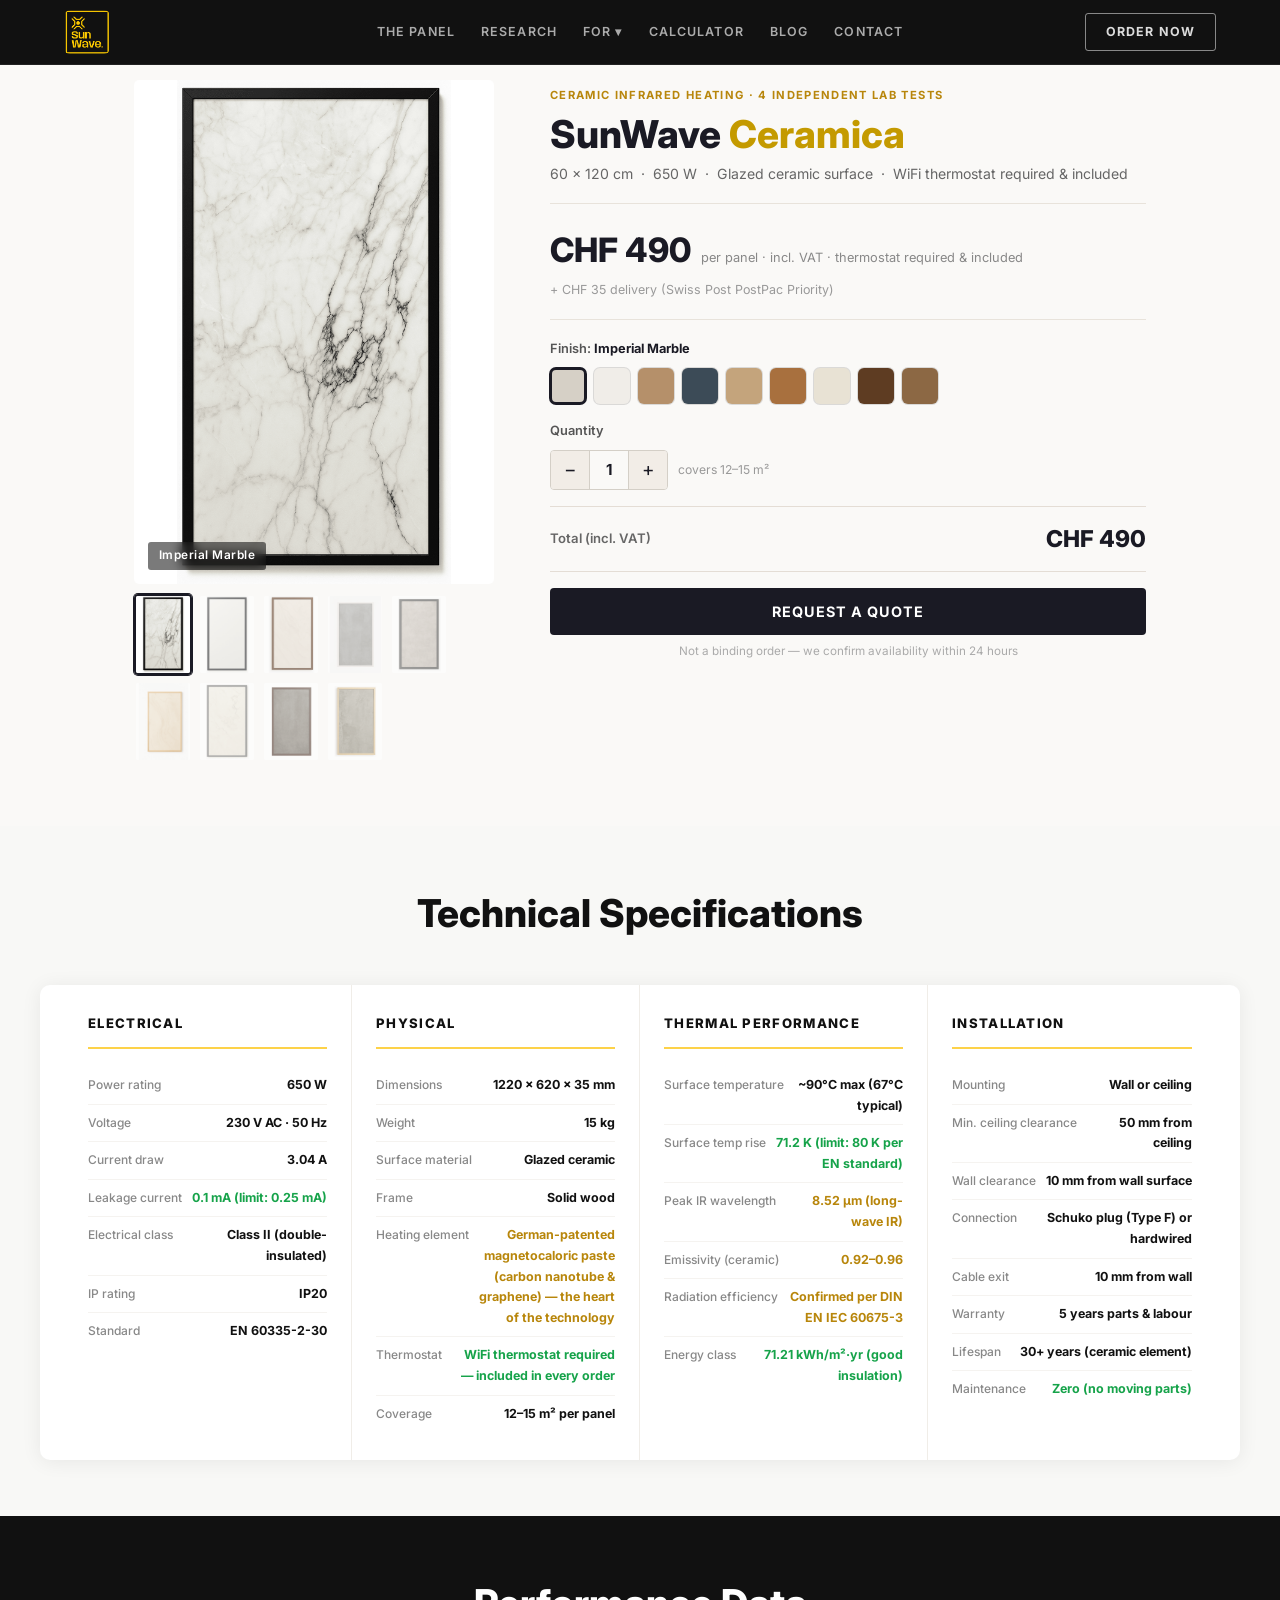
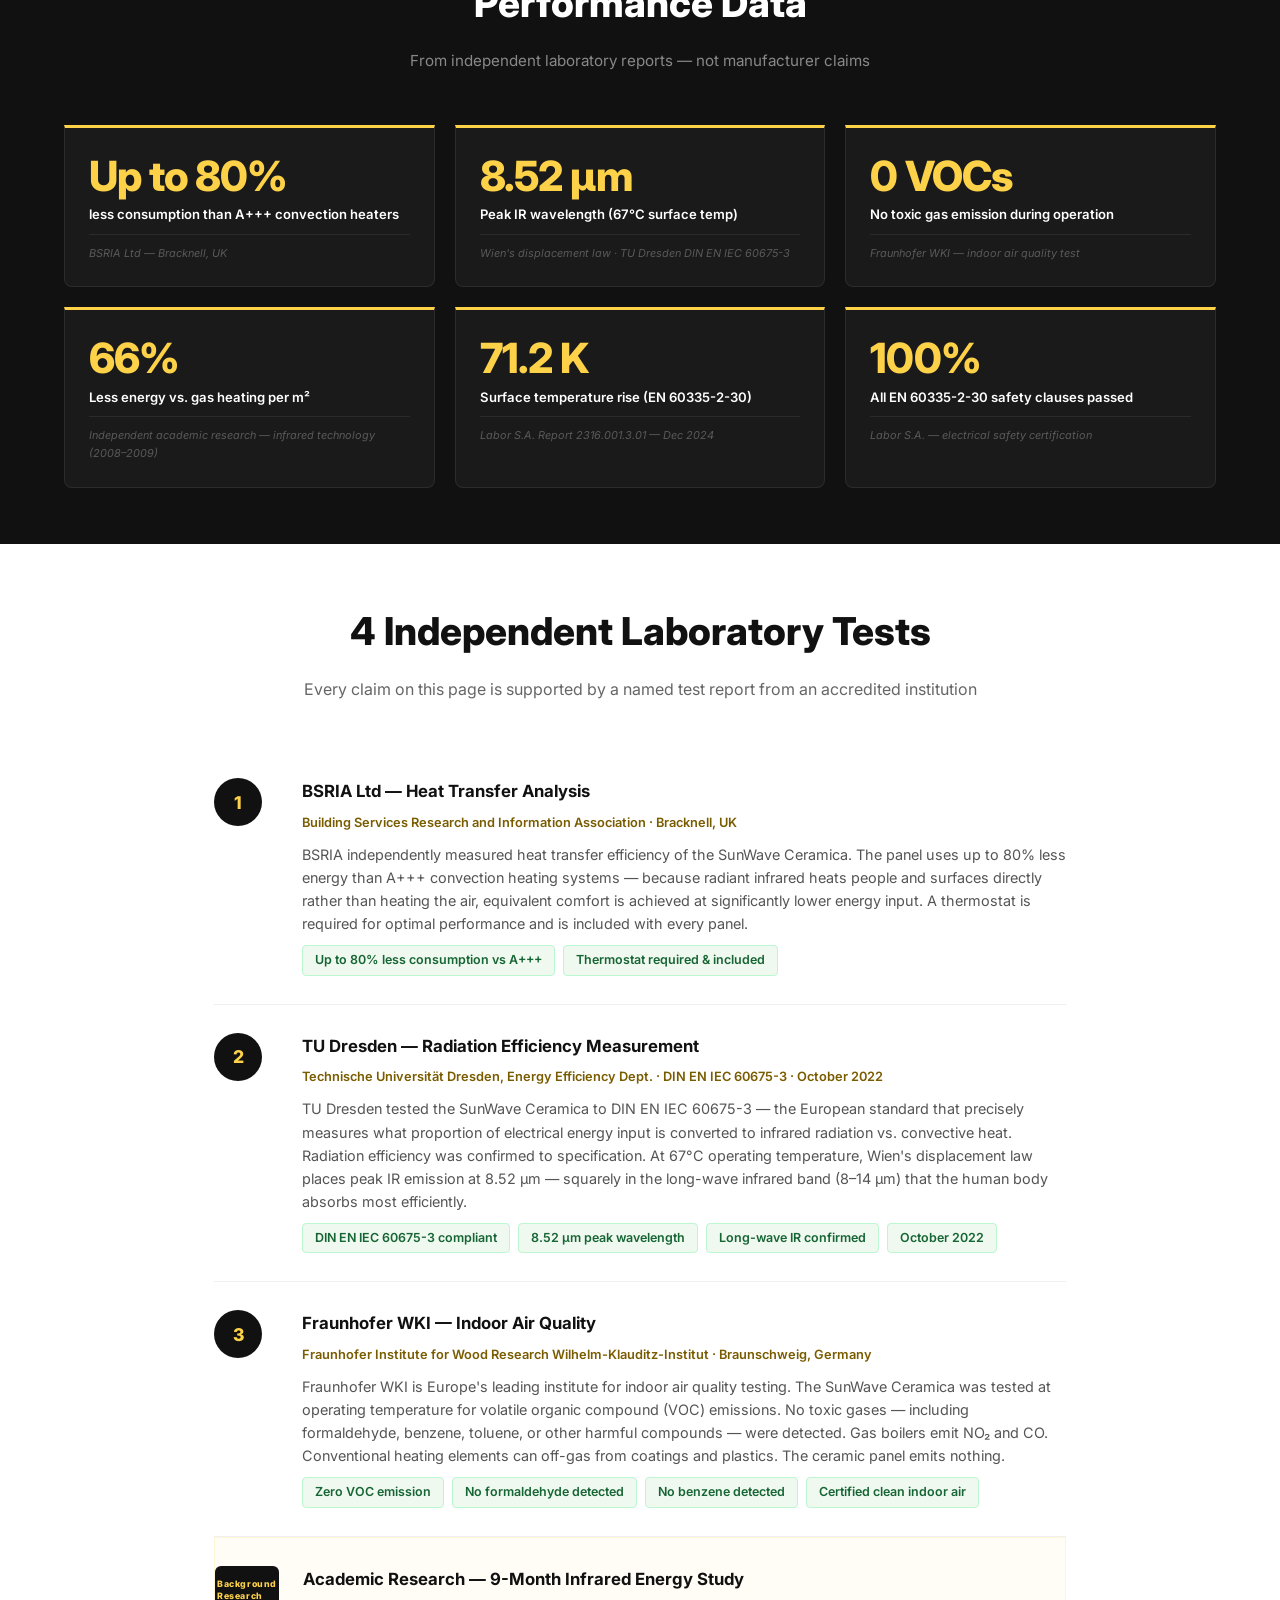
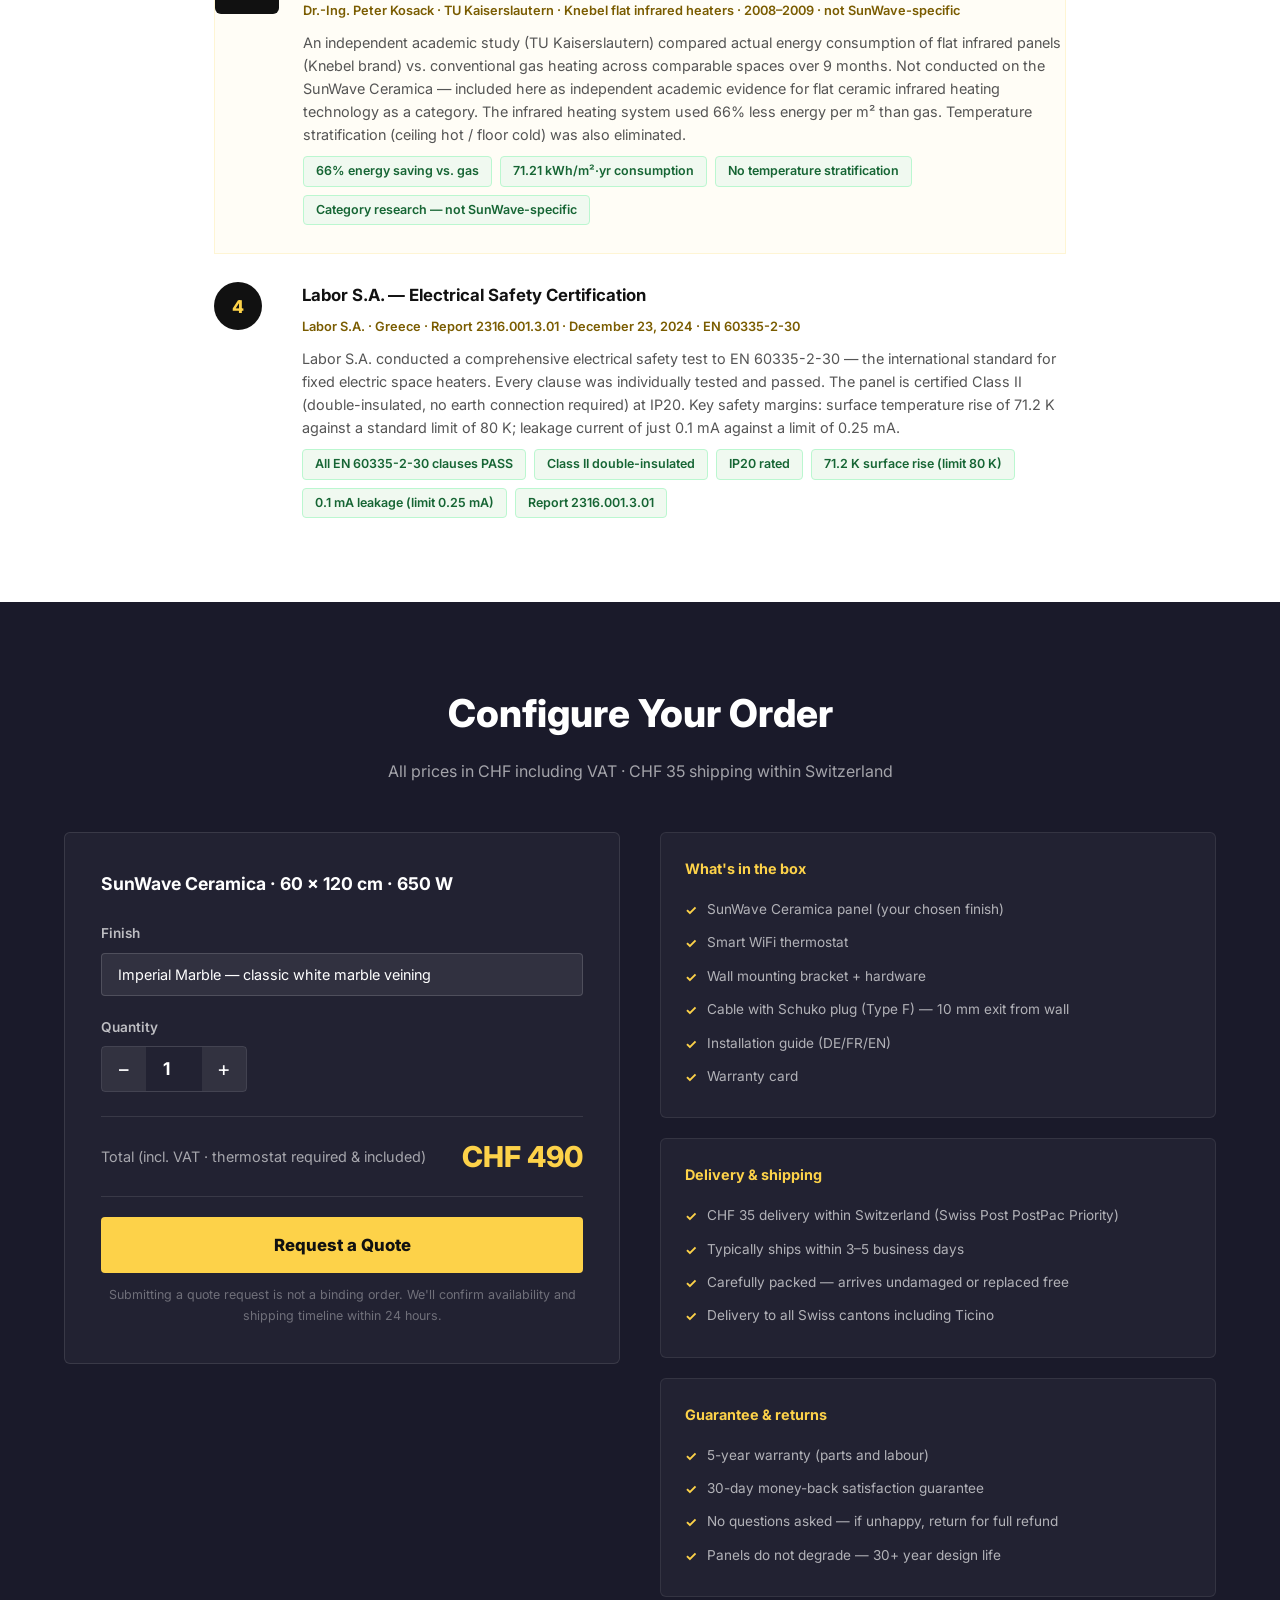
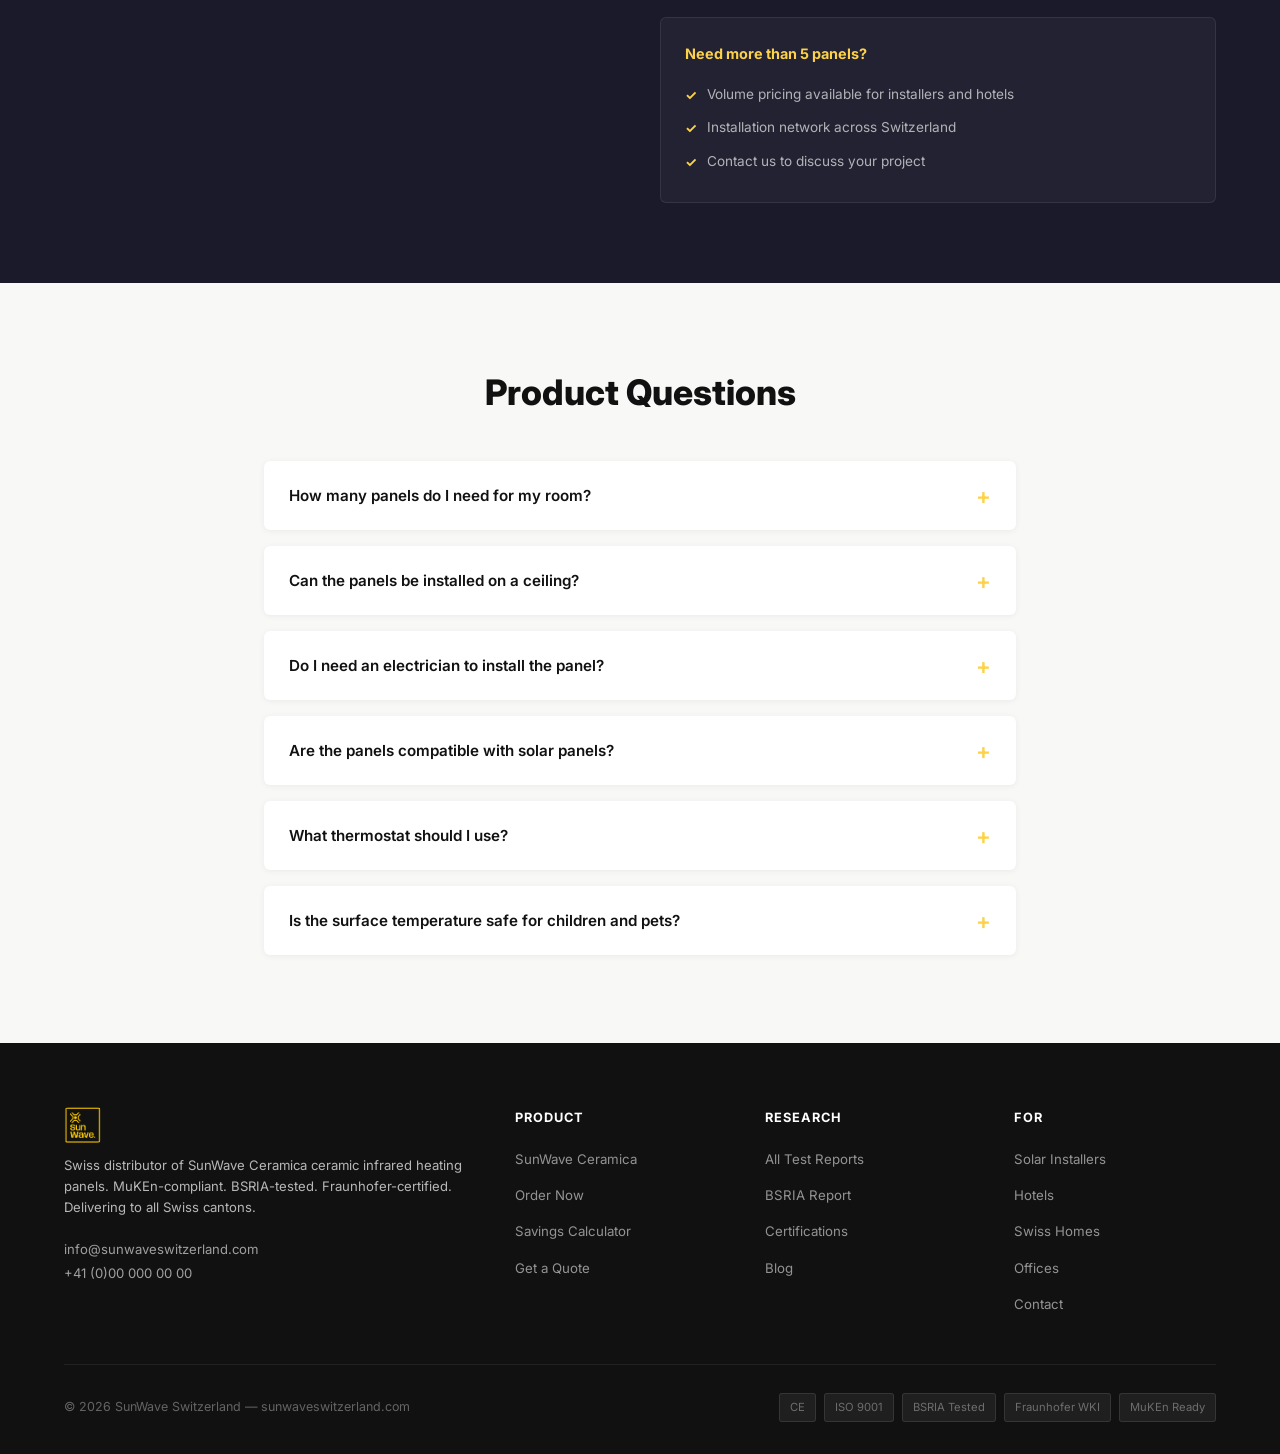
<file: product.html>
﻿<!DOCTYPE html>
<html lang="en">
<head>
  <meta charset="UTF-8">
  <meta name="viewport" content="width=device-width, initial-scale=1.0">
  <link rel="icon" type="image/png" href="images/logo.png">
  <title>SunWave Ceramica — Ceramic Infrared Heating Panel 60×120 cm | SunWave Switzerland</title>
  <meta name="description" content="The SunWave Ceramica: 650W ceramic infrared heating panel, independently tested by BSRIA, TU Dresden, Fraunhofer WKI, TU Kaiserslautern and Labor S.A. Six Swiss design variants. Ships within Switzerland.">
  <link rel="preconnect" href="https://fonts.googleapis.com">
  <link rel="preconnect" href="https://fonts.gstatic.com" crossorigin>
  <link href="https://fonts.googleapis.com/css2?family=Inter:wght@300;400;500;600;700;800&display=swap" rel="stylesheet">
  <link rel="stylesheet" href="css/style.css">
  <style>
    /* ── e-Commerce Product Section ── */
    .pd-section { padding: 80px 0 64px; background: #faf9f7; }
    .pd-grid {
      max-width: 1060px; margin: 0 auto; padding: 0 24px;
      display: grid; grid-template-columns: 360px 1fr;
      gap: 56px; align-items: start;
    }
    /* Gallery */
    .pd-gallery { display: flex; flex-direction: column; gap: 10px; }
    .pd-thumbs { display: flex; flex-direction: row; flex-wrap: wrap; gap: 6px; }
    .pd-thumb {
      width: 58px; height: 81px; object-fit: cover; border-radius: 4px; cursor: pointer;
      border: 2px solid transparent; opacity: 0.55;
      transition: opacity 0.2s, border-color 0.2s, box-shadow 0.2s;
    }
    .pd-thumb:hover { opacity: 0.9; }
    .pd-thumb.pd-thumb--active { border-color: #1a1a24; opacity: 1; box-shadow: 0 0 0 1px #1a1a24; }
    .pd-main-img { width: 100%; position: relative; border-radius: 5px; overflow: hidden; background: #eee9e3; }
    .pd-main-img > img { width: 100%; aspect-ratio: 5/7; object-fit: cover; display: block; transition: opacity 0.25s; }
    .pd-img-badge {
      position: absolute; bottom: 14px; left: 14px;
      font-size: 0.74rem; font-weight: 600; color: #fff;
      background: rgba(0,0,0,0.52); backdrop-filter: blur(6px);
      padding: 4px 11px; border-radius: 3px; letter-spacing: 0.04em;
    }
    /* Product info */
    .pd-info { padding-top: 6px; }
    .pd-eyebrow {
      font-size: 0.7em; font-weight: 700; letter-spacing: 0.12em;
      text-transform: uppercase; color: #b8860b; margin-bottom: 10px;
    }
    .pd-h1 { font-size: clamp(1.9rem, 3vw, 2.7rem); font-weight: 800; color: #1a1a24; line-height: 1.05; margin-bottom: 8px; }
    .pd-h1 em { font-style: normal; color: #c49a00; }
    .pd-tagline { font-size: 0.88rem; color: #666; line-height: 1.55; margin-bottom: 16px; }
    /* Trust row */
    .pd-trust { display: flex; align-items: center; gap: 6px; flex-wrap: wrap; margin-bottom: 20px; }
    .pd-trust__label { font-size: 0.68rem; font-weight: 700; text-transform: uppercase; letter-spacing: 0.08em; color: #999; margin-right: 4px; }
    .pd-trust__item { font-size: 0.7rem; font-weight: 700; color: #444; background: #eee9e0; padding: 3px 9px; border-radius: 3px; letter-spacing: 0.03em; }
    .pd-divider { border: none; border-top: 1px solid #e8e3db; margin: 18px 0; }
    /* Price */
    .pd-price-row { display: flex; align-items: baseline; gap: 10px; margin-bottom: 3px; }
    .pd-price { font-size: 2.1rem; font-weight: 800; color: #1a1a24; }
    .pd-price-note { font-size: 0.8rem; color: #888; }
    .pd-delivery { font-size: 0.78rem; color: #999; }
    /* Options */
    .pd-option { margin-bottom: 16px; }
    .pd-option__label { font-size: 0.8rem; font-weight: 600; color: #555; margin-bottom: 9px; }
    .pd-option__label strong { color: #1a1a24; }
    /* Swatches */
    .pd-swatches { display: flex; gap: 8px; flex-wrap: wrap; }
    .pd-swatch {
      width: 36px; height: 36px; border-radius: 6px;
      border: 2.5px solid transparent; cursor: pointer; outline: none;
      transition: border-color 0.18s, transform 0.18s, box-shadow 0.18s;
      box-shadow: 0 0 0 1px rgba(0,0,0,0.13);
    }
    .pd-swatch:hover { transform: scale(1.12); box-shadow: 0 0 0 1px rgba(0,0,0,0.28); }
    .pd-swatch.pd-swatch--active { border-color: #1a1a24; box-shadow: 0 0 0 1px #1a1a24; }
    /* Qty */
    .pd-qty { display: inline-flex; align-items: center; border: 1.5px solid #d4cfc7; border-radius: 4px; overflow: hidden; }
    .pd-qty__btn {
      background: #f2ede7; border: none; color: #1a1a24; font-size: 1.2rem;
      width: 38px; height: 38px; cursor: pointer; transition: background 0.15s; font-family: inherit; line-height: 1;
    }
    .pd-qty__btn:hover { background: #e4ddd5; }
    .pd-qty__val {
      min-width: 40px; height: 38px; display: flex; align-items: center;
      justify-content: center; font-size: 0.95rem; font-weight: 700; color: #1a1a24;
      border-left: 1.5px solid #d4cfc7; border-right: 1.5px solid #d4cfc7;
    }
    .pd-qty__hint { margin-left: 10px; font-size: 0.76rem; color: #999; align-self: center; }
    /* Total */
    .pd-total {
      display: flex; justify-content: space-between; align-items: center;
      padding: 13px 0; border-top: 1px solid #e4ddd5; border-bottom: 1px solid #e4ddd5; margin-bottom: 16px;
    }
    .pd-total__label { font-size: 0.82rem; color: #666; font-weight: 600; }
    .pd-total__price { font-size: 1.45rem; font-weight: 800; color: #1a1a24; }
    /* CTA */
    .pd-cta {
      display: block; width: 100%; padding: 15px; background: #1a1a24; color: #fff;
      font-size: 0.9rem; font-weight: 700; letter-spacing: 0.07em; text-transform: uppercase;
      border: none; border-radius: 4px; cursor: pointer; font-family: inherit;
      transition: background 0.2s, transform 0.15s;
    }
    .pd-cta:hover { background: #2a2a38; transform: translateY(-1px); }
    .pd-cta-note { font-size: 0.73rem; color: #aaa; text-align: center; margin-top: 7px; }
    .pd-research-link { display: block; text-align: center; margin-top: 12px; font-size: 0.8rem; font-weight: 600; color: #b8860b; }
    .pd-research-link:hover { text-decoration: underline; }
    /* Feature pills */
    .pd-features { display: flex; flex-wrap: wrap; gap: 7px; margin-top: 18px; }
    .pd-features span {
      font-size: 0.7rem; font-weight: 600; color: #666;
      background: #f0ebe3; padding: 4px 10px; border-radius: 20px;
      letter-spacing: 0.02em; border: 1px solid #e4ddd5;
    }

    /* Labs trust bar */
    .labs-bar {
      background: rgba(255,255,255,0.03);
      border-top: 1px solid rgba(255,255,255,0.07);
      border-bottom: 1px solid rgba(255,255,255,0.07);
      padding: 16px 24px;
    }
    .labs-bar__inner {
      max-width: var(--container);
      margin: 0 auto;
      display: flex;
      align-items: center;
      gap: 12px;
      flex-wrap: wrap;
      justify-content: center;
    }
    .labs-bar__label {
      font-size: 0.75rem;
      color: rgba(255,255,255,0.4);
      text-transform: uppercase;
      letter-spacing: 0.1em;
      font-weight: 600;
      margin-right: 8px;
    }
    .labs-bar__item {
      font-size: 0.8rem;
      font-weight: 600;
      color: rgba(255,255,255,0.6);
      background: rgba(255,255,255,0.05);
      padding: 5px 12px;
      border-radius: 4px;
      border: 1px solid rgba(255,255,255,0.1);
    }

    /* Specs section */
    .specs-section {
      padding: 64px 0;
      background: var(--off-white);
    }
    .specs-section h2 {
      text-align: center;
      font-size: clamp(1.8rem, 3vw, 2.4rem);
      font-weight: 800;
      color: var(--dark);
      margin-bottom: 40px;
    }
    .specs-grid {
      display: grid;
      grid-template-columns: repeat(4, 1fr);
      max-width: var(--container);
      margin: 0 auto;
      padding: 0 24px;
      background: #fff;
      border-radius: 10px;
      box-shadow: 0 2px 20px rgba(0,0,0,0.07);
      overflow: hidden;
    }
    .spec-card {
      padding: 28px 24px;
      border-right: 1px solid #f0ede8;
    }
    .spec-card:last-child { border-right: none; }
    .spec-card h3 {
      font-size: 0.82rem;
      font-weight: 800;
      color: var(--dark);
      text-transform: uppercase;
      letter-spacing: 0.1em;
      margin-bottom: 18px;
      padding-bottom: 12px;
      border-bottom: 2px solid var(--gold);
    }
    .spec-row {
      display: flex;
      justify-content: space-between;
      align-items: baseline;
      padding: 8px 0;
      border-bottom: 1px solid #f5f3f0;
      gap: 8px;
    }
    .spec-row:last-child { border-bottom: none; }
    .spec-row__label {
      font-size: 0.75rem;
      color: #888;
      font-weight: 500;
      flex-shrink: 0;
    }
    .spec-row__value {
      font-size: 0.78rem;
      color: var(--dark);
      font-weight: 700;
      text-align: right;
    }
    .spec-row__value.green { color: #16a34a; }
    .spec-row__value.gold { color: #b8860b; }

    /* Performance data */
    .perf-section {
      padding: 80px 0;
      background: var(--dark);
    }
    .perf-section h2 {
      text-align: center;
      font-size: clamp(1.8rem, 3vw, 2.4rem);
      font-weight: 800;
      color: #fff;
      margin-bottom: 12px;
    }
    .perf-section .section-sub {
      text-align: center;
      color: rgba(255,255,255,0.5);
      margin-bottom: 52px;
      font-size: 0.95rem;
    }
    .perf-cards {
      max-width: var(--container);
      margin: 0 auto;
      padding: 0 24px;
      display: grid;
      grid-template-columns: repeat(3, 1fr);
      gap: 20px;
    }
    .perf-card {
      background: rgba(255,255,255,0.04);
      border: 1px solid rgba(255,255,255,0.08);
      border-top: 3px solid var(--gold);
      border-radius: 0 0 8px 8px;
      padding: 28px 24px 24px;
    }
    .perf-card__value {
      font-size: 2.6rem;
      font-weight: 800;
      color: var(--gold);
      line-height: 1;
      margin-bottom: 8px;
      letter-spacing: -0.02em;
    }
    .perf-card__label {
      font-size: 0.82rem;
      color: #fff;
      font-weight: 600;
      line-height: 1.4;
      margin-bottom: 10px;
    }
    .perf-card__source {
      font-size: 0.68rem;
      color: rgba(255,255,255,0.28);
      font-style: italic;
      padding-top: 10px;
      border-top: 1px solid rgba(255,255,255,0.07);
    }

    /* Tests detail */
    .tests-section {
      padding: 80px 0;
      background: #fff;
    }
    .tests-section h2 {
      text-align: center;
      font-size: clamp(1.8rem, 3vw, 2.4rem);
      font-weight: 800;
      color: var(--dark);
      margin-bottom: 12px;
    }
    .tests-section .section-sub {
      text-align: center;
      color: #666;
      margin-bottom: 48px;
    }
    .tests-list {
      max-width: 900px;
      margin: 0 auto;
      padding: 0 24px;
    }
    .test-item {
      display: grid;
      grid-template-columns: 64px 1fr;
      gap: 24px;
      padding: 28px 0;
      border-bottom: 1px solid #f0f0f0;
    }
    .test-item:last-child { border-bottom: none; }
    .test-num {
      width: 48px;
      height: 48px;
      border-radius: 50%;
      background: var(--dark);
      color: var(--gold);
      font-size: 1.1rem;
      font-weight: 800;
      display: flex;
      align-items: center;
      justify-content: center;
      flex-shrink: 0;
    }
    .test-content h3 { font-size: 1.05rem; font-weight: 700; color: var(--dark); margin-bottom: 6px; }
    .test-content .test-meta { font-size: 0.8rem; color: #7a5c00; font-weight: 600; margin-bottom: 10px; }
    .test-content p { font-size: 0.9rem; color: #555; line-height: 1.6; margin-bottom: 10px; }
    .test-findings {
      display: flex;
      flex-wrap: wrap;
      gap: 8px;
    }
    .test-finding {
      font-size: 0.78rem;
      font-weight: 600;
      background: #f0f9f0;
      color: #166534;
      padding: 4px 12px;
      border-radius: 4px;
      border: 1px solid #bbf7d0;
    }

    /* Ordering */
    .order-section {
      padding: 80px 0;
      background: var(--dark-2);
    }
    .order-section h2 {
      text-align: center;
      font-size: clamp(1.8rem, 3vw, 2.4rem);
      font-weight: 800;
      color: #fff;
      margin-bottom: 12px;
    }
    .order-section .section-sub {
      text-align: center;
      color: rgba(255,255,255,0.6);
      margin-bottom: 48px;
    }
    .order-grid {
      max-width: var(--container);
      margin: 0 auto;
      padding: 0 24px;
      display: grid;
      grid-template-columns: 1fr 1fr;
      gap: 40px;
      align-items: start;
    }
    .order-config {
      background: rgba(255,255,255,0.04);
      border: 1px solid rgba(255,255,255,0.1);
      border-radius: 6px;
      padding: 36px;
    }
    .order-config h3 {
      font-size: 1.1rem;
      font-weight: 700;
      color: #fff;
      margin-bottom: 24px;
    }
    .config-row {
      margin-bottom: 20px;
    }
    .config-row label {
      display: block;
      font-size: 0.85rem;
      font-weight: 600;
      color: rgba(255,255,255,0.7);
      margin-bottom: 8px;
    }
    .config-select {
      width: 100%;
      padding: 12px 16px;
      border-radius: 4px;
      border: 1px solid rgba(255,255,255,0.15);
      background: rgba(255,255,255,0.07);
      color: #fff;
      font-size: 0.9rem;
      font-family: inherit;
      appearance: none;
      cursor: pointer;
    }
    .config-select option {
      background: #1a1a24;
      color: #fff;
    }
    .qty-row {
      display: flex;
      align-items: center;
      gap: 0;
      border: 1px solid rgba(255,255,255,0.15);
      border-radius: 4px;
      overflow: hidden;
      width: fit-content;
    }
    .qty-btn {
      background: rgba(255,255,255,0.07);
      border: none;
      color: #fff;
      font-size: 1.3rem;
      width: 44px;
      height: 44px;
      cursor: pointer;
      transition: background 0.2s;
    }
    .qty-btn:hover { background: rgba(255,255,255,0.15); }
    .qty-display {
      background: transparent;
      border: none;
      color: #fff;
      font-size: 1.1rem;
      font-weight: 700;
      width: 56px;
      text-align: center;
      font-family: inherit;
    }
    .order-total {
      display: flex;
      justify-content: space-between;
      align-items: center;
      margin: 24px 0 20px;
      padding: 16px 0;
      border-top: 1px solid rgba(255,255,255,0.1);
      border-bottom: 1px solid rgba(255,255,255,0.1);
    }
    .order-total__label { font-size: 0.9rem; color: rgba(255,255,255,0.6); }
    .order-total__price { font-size: 1.8rem; font-weight: 800; color: var(--gold); }
    .order-btn {
      width: 100%;
      padding: 18px;
      background: var(--gold);
      color: var(--dark);
      font-size: 1.05rem;
      font-weight: 800;
      border: none;
      border-radius: 4px;
      cursor: pointer;
      font-family: inherit;
      transition: background 0.2s, transform 0.2s;
    }
    .order-btn:hover { background: var(--gold-hover); transform: translateY(-1px); }
    .order-note {
      font-size: 0.78rem;
      color: rgba(255,255,255,0.35);
      text-align: center;
      margin-top: 12px;
    }
    .order-info {
      display: flex;
      flex-direction: column;
      gap: 20px;
    }
    .order-info-card {
      background: rgba(255,255,255,0.04);
      border: 1px solid rgba(255,255,255,0.08);
      border-radius: 6px;
      padding: 24px;
    }
    .order-info-card h4 {
      font-size: 0.9rem;
      font-weight: 700;
      color: var(--gold);
      margin-bottom: 12px;
    }
    .order-info-card ul {
      list-style: none;
      padding: 0;
      margin: 0;
    }
    .order-info-card ul li {
      font-size: 0.85rem;
      color: rgba(255,255,255,0.65);
      padding: 5px 0;
      display: flex;
      align-items: flex-start;
      gap: 10px;
    }
    .order-info-card ul li::before {
      content: '✓';
      color: var(--gold);
      font-weight: 700;
      flex-shrink: 0;
      margin-top: 1px;
    }

    /* FAQ on product page */
    .product-faq {
      padding: 80px 0;
      background: var(--off-white);
    }
    .product-faq h2 {
      text-align: center;
      font-size: clamp(1.6rem, 3vw, 2.2rem);
      font-weight: 800;
      color: var(--dark);
      margin-bottom: 40px;
    }
    .faq-list {
      max-width: 800px;
      margin: 0 auto;
      padding: 0 24px;
    }
    .faq-item {
      background: #fff;
      border-radius: 6px;
      margin-bottom: 8px;
      overflow: hidden;
      box-shadow: 0 1px 6px rgba(0,0,0,0.06);
    }
    .faq-trigger {
      background: #fff;
      color: #1a1a24;
      width: 100%;
      display: flex;
      justify-content: space-between;
      align-items: center;
      padding: 20px 24px;
      background: none;
      border: none;
      cursor: pointer;
      text-align: left;
      font-family: inherit;
      font-size: 0.95rem;
      font-weight: 600;
      color: var(--dark);
      gap: 16px;
    }
    .faq-trigger::after {
      content: '+';
      font-size: 1.4rem;
      color: var(--gold);
      flex-shrink: 0;
      transition: transform 0.3s;
    }
    .faq-trigger[aria-expanded="true"]::after { transform: rotate(45deg); }
    .faq-body {
      max-height: 0;
      overflow: hidden;
      transition: max-height 0.4s ease;
      background: #fff;
      color: #444;
    }
    .faq-trigger[aria-expanded="true"] ~ .faq-body { max-height: 400px; }
    .faq-body p {
      padding: 0 24px 20px;
      font-size: 0.9rem;
      color: #555;
      line-height: 1.7;
    }

    @media (max-width: 1024px) {
      .specs-grid { grid-template-columns: 1fr 1fr; }
      .perf-cards { grid-template-columns: 1fr 1fr; }
      .order-grid { grid-template-columns: 1fr; }
    }
    @media (max-width: 768px) {
      .specs-grid { grid-template-columns: 1fr; }
    }
    @media (max-width: 900px) {
      .pd-grid { grid-template-columns: 1fr; gap: 32px; }
      .pd-gallery { max-width: 380px; margin: 0 auto; }
      .pd-thumbs { flex-direction: row; width: auto; }
      .pd-thumb { width: 60px; height: 84px; }
    }
    @media (max-width: 640px) {
      .perf-cards { grid-template-columns: 1fr; }
    }
    @media (max-width: 480px) {
      .pd-thumbs { display: none; }
    }
    /* Swipe dot indicators — visible on mobile only */
    .pd-swipe-dots {
      display: none; justify-content: center; gap: 7px; margin-top: 10px;
    }
    .pd-swipe-dot {
      width: 7px; height: 7px; border-radius: 50%; background: #ccc;
      border: none; padding: 0; cursor: pointer; flex-shrink: 0;
      transition: background 0.2s, transform 0.2s;
    }
    .pd-swipe-dot.pd-swipe-dot--active { background: #1a1a24; transform: scale(1.35); }
    @media (max-width: 768px) {
      .pd-swipe-dots { display: flex; }
      .pd-main-img { cursor: grab; }
      .pd-main-img:active { cursor: grabbing; }
    }
  </style>
</head>
<body>

<!-- ── Navigation ── -->
<nav class="nav" id="nav">
  <div class="nav__inner">
    <a href="index.html" class="nav__logo">
      <img src="images/logo.png" alt="SunWave Switzerland" style="height:44px;display:block;border-radius:6px;">
    </a>
    <div class="nav__links">
      <a href="product.html">The Panel</a>
      <a href="research.html">Research</a>
      <div class="nav__drop">
        <button class="nav__drop-btn">For &#9662;</button>
        <div class="nav__drop-menu" id="nav-drop-menu">
          <a href="for-solar.html">Solar Installers</a>
          <a href="for-hotels.html">Hotels &amp; Hospitality</a>
          <a href="for-homes.html">Swiss Homes</a>
          <a href="for-offices.html">Offices &amp; Commercial</a>
        </div>
      </div>
      <a href="index.html#calculator">Calculator</a>
      <a href="blog/index.html">Blog</a>
      <a href="contact.html">Contact</a>
    </div>
    <div class="nav__right">
      <a href="product.html" class="nav__order-btn">Order Now</a>
      <button class="nav__hamburger" id="nav-hamburger" aria-label="Menu">
        <span></span><span></span><span></span>
      </button>
    </div>
  </div>
  <div class="nav__mobile" id="nav-mobile">
    <a href="product.html">The Panel</a>
    <a href="research.html">Research</a>
    <a href="for-solar.html">Solar Installers</a>
    <a href="for-hotels.html">Hotels &amp; Hospitality</a>
    <a href="for-homes.html">Swiss Homes</a>
    <a href="for-offices.html">Offices &amp; Commercial</a>
    <a href="index.html#calculator">Calculator</a>
    <a href="blog/index.html">Blog</a>
    <a href="contact.html">Contact</a>
    <a href="product.html" class="nav__mobile-order">Order Now</a>
  </div>
</nav>

<!-- ── Product Section ── -->
<section class="pd-section">
  <div class="pd-grid">

    <!-- Gallery -->
    <div class="pd-gallery">
      <div class="pd-main-img">
        <img id="pd-photo" src="images/panel-imperial-marble.png" alt="SunWave Ceramica — Imperial Marble">
        <div class="pd-img-badge" id="pd-photo-label">Imperial Marble</div>
      </div>
      <div class="pd-thumbs">
        <img src="images/panel-imperial-marble.png" class="pd-thumb pd-thumb--active" alt="Imperial Marble"
             onclick="pdSwitch(this,'images/panel-imperial-marble.png','Imperial Marble')" title="Imperial Marble">
        <img src="images/panel-arctic-white.png" class="pd-thumb" alt="Alpine White"
             onclick="pdSwitch(this,'images/panel-arctic-white.png','Alpine White')" title="Alpine White">
        <img src="images/panel-tuscan-sand.png" class="pd-thumb" alt="Tuscan Sand"
             onclick="pdSwitch(this,'images/panel-tuscan-sand.png','Tuscan Sand')" title="Tuscan Sand">
        <img src="images/panel-nordic-slate.png" class="pd-thumb" alt="Nordic Slate"
             onclick="pdSwitch(this,'images/panel-nordic-slate.png','Nordic Slate')" title="Nordic Slate">
        <img src="images/panel-sandstone-edge.png" class="pd-thumb" alt="Sandstone Edge"
             onclick="pdSwitch(this,'images/panel-sandstone-edge.png','Sandstone Edge')" title="Sandstone Edge">
        <img src="images/panel-desert-flow.png" class="pd-thumb" alt="Desert Flow"
             onclick="pdSwitch(this,'images/panel-desert-flow.png','Desert Flow')" title="Desert Flow">
        <img src="images/panel-ivory-cloud.png" class="pd-thumb" alt="Ivory Cloud"
             onclick="pdSwitch(this,'images/panel-ivory-cloud.png','Ivory Cloud')" title="Ivory Cloud">
        <img src="images/panel-walnut-stone.png" class="pd-thumb" alt="Walnut Stone"
             onclick="pdSwitch(this,'images/panel-walnut-stone.png','Walnut Stone')" title="Walnut Stone">
        <img src="images/panel-timber-stone.png" class="pd-thumb" alt="Timber Stone"
             onclick="pdSwitch(this,'images/panel-timber-stone.png','Timber Stone')" title="Timber Stone">
      </div>
    </div>

    <!-- Product info -->
    <div class="pd-info">
      <div class="pd-eyebrow">Ceramic Infrared Heating &middot; 4 Independent Lab Tests</div>
      <h1 class="pd-h1">SunWave <em>Ceramica</em></h1>
      <p class="pd-tagline">60 &times; 120 cm &nbsp;&middot;&nbsp; 650 W &nbsp;&middot;&nbsp; Glazed ceramic surface &nbsp;&middot;&nbsp; WiFi thermostat required &amp; included</p>

      <hr class="pd-divider">

      <div class="pd-price-row">
        <span class="pd-price">CHF 490</span>
        <span class="pd-price-note">per panel &middot; incl. VAT &middot; thermostat required &amp; included</span>
      </div>
      <div class="pd-delivery">+ CHF 35 delivery (Swiss Post PostPac Priority)</div>

      <hr class="pd-divider">

      <div class="pd-option">
        <div class="pd-option__label">Finish: <strong id="pd-finish-name">Imperial Marble</strong></div>
        <div class="pd-swatches">
          <button class="pd-swatch pd-swatch--active" data-finish="Imperial Marble" data-photo="images/panel-imperial-marble.png"
                  style="background:#d6d0c6" title="Imperial Marble" aria-label="Imperial Marble"></button>
          <button class="pd-swatch" data-finish="Alpine White" data-photo="images/panel-arctic-white.png"
                  style="background:#f0ede8" title="Alpine White" aria-label="Alpine White"></button>
          <button class="pd-swatch" data-finish="Tuscan Sand" data-photo="images/panel-tuscan-sand.png"
                  style="background:#b5906a" title="Tuscan Sand" aria-label="Tuscan Sand"></button>
          <button class="pd-swatch" data-finish="Nordic Slate" data-photo="images/panel-nordic-slate.png"
                  style="background:#3c4b57" title="Nordic Slate" aria-label="Nordic Slate"></button>
          <button class="pd-swatch" data-finish="Sandstone Edge" data-photo="images/panel-sandstone-edge.png"
                  style="background:#c4a47c" title="Sandstone Edge" aria-label="Sandstone Edge"></button>
          <button class="pd-swatch" data-finish="Desert Flow" data-photo="images/panel-desert-flow.png"
                  style="background:#a8703e" title="Desert Flow" aria-label="Desert Flow"></button>
          <button class="pd-swatch" data-finish="Ivory Cloud" data-photo="images/panel-ivory-cloud.png"
                  style="background:#e8e2d4" title="Ivory Cloud" aria-label="Ivory Cloud"></button>
          <button class="pd-swatch" data-finish="Walnut Stone" data-photo="images/panel-walnut-stone.png"
                  style="background:#5e3c22" title="Walnut Stone" aria-label="Walnut Stone"></button>
          <button class="pd-swatch" data-finish="Timber Stone" data-photo="images/panel-timber-stone.png"
                  style="background:#8c6844" title="Timber Stone" aria-label="Timber Stone"></button>
        </div>
      </div>

      <div class="pd-option">
        <div class="pd-option__label">Quantity</div>
        <div style="display:flex;align-items:center">
          <div class="pd-qty">
            <button class="pd-qty__btn" onclick="pdUpdateQty(-1)">&#8722;</button>
            <span class="pd-qty__val" id="pd-qty">1</span>
            <button class="pd-qty__btn" onclick="pdUpdateQty(1)">+</button>
          </div>
          <span class="pd-qty__hint" id="pd-coverage">covers 12&ndash;15 m&sup2;</span>
        </div>
      </div>

      <div class="pd-total">
        <span class="pd-total__label">Total (incl. VAT)</span>
        <span class="pd-total__price" id="pd-total-price">CHF 490</span>
      </div>

      <button class="pd-cta" onclick="pdOrder()">Request a Quote</button>
      <p class="pd-cta-note">Not a binding order &mdash; we confirm availability within 24 hours</p>

    </div>

  </div>
</section>

<!-- ── Technical Specifications ── -->
<section class="specs-section" style="padding-top:56px;padding-bottom:56px;">
  <div style="max-width:var(--container); margin:0 auto; padding:0 24px;">
    <h2>Technical Specifications</h2>
  </div>
  <div class="specs-grid">
    <div class="spec-card">
      <h3>Electrical</h3>
      <div class="spec-row"><span class="spec-row__label">Power rating</span><span class="spec-row__value">650 W</span></div>
      <div class="spec-row"><span class="spec-row__label">Voltage</span><span class="spec-row__value">230 V AC · 50 Hz</span></div>
      <div class="spec-row"><span class="spec-row__label">Current draw</span><span class="spec-row__value">3.04 A</span></div>
      <div class="spec-row"><span class="spec-row__label">Leakage current</span><span class="spec-row__value green">0.1 mA (limit: 0.25 mA)</span></div>
      <div class="spec-row"><span class="spec-row__label">Electrical class</span><span class="spec-row__value">Class II (double-insulated)</span></div>
      <div class="spec-row"><span class="spec-row__label">IP rating</span><span class="spec-row__value">IP20</span></div>
      <div class="spec-row"><span class="spec-row__label">Standard</span><span class="spec-row__value">EN 60335-2-30</span></div>
    </div>

    <div class="spec-card">
      <h3>Physical</h3>
      <div class="spec-row"><span class="spec-row__label">Dimensions</span><span class="spec-row__value">1220 × 620 × 35 mm</span></div>
      <div class="spec-row"><span class="spec-row__label">Weight</span><span class="spec-row__value">15 kg</span></div>
      <div class="spec-row"><span class="spec-row__label">Surface material</span><span class="spec-row__value">Glazed ceramic</span></div>
      <div class="spec-row"><span class="spec-row__label">Frame</span><span class="spec-row__value">Solid wood</span></div>
      <div class="spec-row"><span class="spec-row__label">Heating element</span><span class="spec-row__value gold">German-patented magnetocaloric paste (carbon nanotube &amp; graphene) — the heart of the technology</span></div>
      <div class="spec-row"><span class="spec-row__label">Thermostat</span><span class="spec-row__value green">WiFi thermostat required — included in every order</span></div>
      <div class="spec-row"><span class="spec-row__label">Coverage</span><span class="spec-row__value">12–15 m² per panel</span></div>
    </div>

    <div class="spec-card">
      <h3>Thermal Performance</h3>
      <div class="spec-row"><span class="spec-row__label">Surface temperature</span><span class="spec-row__value">~90°C max (67°C typical)</span></div>
      <div class="spec-row"><span class="spec-row__label">Surface temp rise</span><span class="spec-row__value green">71.2 K (limit: 80 K per EN standard)</span></div>
      <div class="spec-row"><span class="spec-row__label">Peak IR wavelength</span><span class="spec-row__value gold">8.52 µm (long-wave IR)</span></div>
      <div class="spec-row"><span class="spec-row__label">Emissivity (ceramic)</span><span class="spec-row__value gold">0.92–0.96</span></div>
      <div class="spec-row"><span class="spec-row__label">Radiation efficiency</span><span class="spec-row__value gold">Confirmed per DIN EN IEC 60675-3</span></div>
      <div class="spec-row"><span class="spec-row__label">Energy class</span><span class="spec-row__value green">71.21 kWh/m²·yr (good insulation)</span></div>
    </div>

    <div class="spec-card">
      <h3>Installation</h3>
      <div class="spec-row"><span class="spec-row__label">Mounting</span><span class="spec-row__value">Wall or ceiling</span></div>
      <div class="spec-row"><span class="spec-row__label">Min. ceiling clearance</span><span class="spec-row__value">50 mm from ceiling</span></div>
      <div class="spec-row"><span class="spec-row__label">Wall clearance</span><span class="spec-row__value">10 mm from wall surface</span></div>
      <div class="spec-row"><span class="spec-row__label">Connection</span><span class="spec-row__value">Schuko plug (Type F) or hardwired</span></div>
      <div class="spec-row"><span class="spec-row__label">Cable exit</span><span class="spec-row__value">10 mm from wall</span></div>
      <div class="spec-row"><span class="spec-row__label">Warranty</span><span class="spec-row__value">5 years parts &amp; labour</span></div>
      <div class="spec-row"><span class="spec-row__label">Lifespan</span><span class="spec-row__value">30+ years (ceramic element)</span></div>
      <div class="spec-row"><span class="spec-row__label">Maintenance</span><span class="spec-row__value green">Zero (no moving parts)</span></div>
    </div>
  </div>
</section>

<!-- ── Performance Data ── -->
<section class="perf-section" style="padding-top:56px;padding-bottom:56px;">
  <div style="max-width:var(--container); margin:0 auto; padding:0 24px;">
    <h2>Performance Data</h2>
    <p class="section-sub">From independent laboratory reports — not manufacturer claims</p>
  </div>
  <div class="perf-cards">
    <div class="perf-card">
<div class="perf-card__value">Up to 80%</div>
      <div class="perf-card__label">less consumption than A+++ convection heaters</div>
      <div class="perf-card__source">BSRIA Ltd — Bracknell, UK</div>
    </div>
    <div class="perf-card">
<div class="perf-card__value">8.52 µm</div>
      <div class="perf-card__label">Peak IR wavelength (67°C surface temp)</div>
      <div class="perf-card__source">Wien's displacement law · TU Dresden DIN EN IEC 60675-3</div>
    </div>
    <div class="perf-card">
<div class="perf-card__value">0 VOCs</div>
      <div class="perf-card__label">No toxic gas emission during operation</div>
      <div class="perf-card__source">Fraunhofer WKI — indoor air quality test</div>
    </div>
    <div class="perf-card">
<div class="perf-card__value">66%</div>
      <div class="perf-card__label">Less energy vs. gas heating per m²</div>
      <div class="perf-card__source">Independent academic research — infrared technology (2008–2009)</div>
    </div>
    <div class="perf-card">
<div class="perf-card__value">71.2 K</div>
      <div class="perf-card__label">Surface temperature rise (EN 60335-2-30)</div>
      <div class="perf-card__source">Labor S.A. Report 2316.001.3.01 — Dec 2024</div>
    </div>
    <div class="perf-card">
<div class="perf-card__value">100%</div>
      <div class="perf-card__label">All EN 60335-2-30 safety clauses passed</div>
      <div class="perf-card__source">Labor S.A. — electrical safety certification</div>
    </div>
  </div>
</section>

<!-- ── 5 Independent Tests ── -->
<section class="tests-section" style="padding-top:56px;padding-bottom:56px;">
  <div style="max-width:var(--container); margin:0 auto; padding:0 24px;">
    <h2>4 Independent Laboratory Tests</h2>
    <p class="section-sub">Every claim on this page is supported by a named test report from an accredited institution</p>
  </div>
  <div class="tests-list">

    <div class="test-item">
      <div class="test-num">1</div>
      <div class="test-content">
        <h3>BSRIA Ltd — Heat Transfer Analysis</h3>
        <div class="test-meta">Building Services Research and Information Association · Bracknell, UK</div>
        <p>BSRIA independently measured heat transfer efficiency of the SunWave Ceramica. The panel uses up to 80% less energy than A+++ convection heating systems — because radiant infrared heats people and surfaces directly rather than heating the air, equivalent comfort is achieved at significantly lower energy input. A thermostat is required for optimal performance and is included with every panel.</p>
        <div class="test-findings">
          <span class="test-finding">Up to 80% less consumption vs A+++</span>
          <span class="test-finding">Thermostat required &amp; included</span>
        </div>
      </div>
    </div>

    <div class="test-item">
      <div class="test-num">2</div>
      <div class="test-content">
        <h3>TU Dresden — Radiation Efficiency Measurement</h3>
        <div class="test-meta">Technische Universität Dresden, Energy Efficiency Dept. · DIN EN IEC 60675-3 · October 2022</div>
        <p>TU Dresden tested the SunWave Ceramica to DIN EN IEC 60675-3 — the European standard that precisely measures what proportion of electrical energy input is converted to infrared radiation vs. convective heat. Radiation efficiency was confirmed to specification. At 67°C operating temperature, Wien's displacement law places peak IR emission at 8.52 µm — squarely in the long-wave infrared band (8–14 µm) that the human body absorbs most efficiently.</p>
        <div class="test-findings">
          <span class="test-finding">DIN EN IEC 60675-3 compliant</span>
          <span class="test-finding">8.52 µm peak wavelength</span>
          <span class="test-finding">Long-wave IR confirmed</span>
          <span class="test-finding">October 2022</span>
        </div>
      </div>
    </div>

    <div class="test-item">
      <div class="test-num">3</div>
      <div class="test-content">
        <h3>Fraunhofer WKI — Indoor Air Quality</h3>
        <div class="test-meta">Fraunhofer Institute for Wood Research Wilhelm-Klauditz-Institut · Braunschweig, Germany</div>
        <p>Fraunhofer WKI is Europe's leading institute for indoor air quality testing. The SunWave Ceramica was tested at operating temperature for volatile organic compound (VOC) emissions. No toxic gases — including formaldehyde, benzene, toluene, or other harmful compounds — were detected. Gas boilers emit NO₂ and CO. Conventional heating elements can off-gas from coatings and plastics. The ceramic panel emits nothing.</p>
        <div class="test-findings">
          <span class="test-finding">Zero VOC emission</span>
          <span class="test-finding">No formaldehyde detected</span>
          <span class="test-finding">No benzene detected</span>
          <span class="test-finding">Certified clean indoor air</span>
        </div>
      </div>
    </div>

    <div class="test-item" style="background:rgba(245,197,24,0.04);border:1px solid rgba(245,197,24,0.15);">
      <div class="test-num" style="font-size:0.55rem;letter-spacing:0.06em;width:auto;padding:8px 10px;min-width:0;border-radius:6px;line-height:1.3;">Background<br>Research</div>
      <div class="test-content">
        <h3>Academic Research — 9-Month Infrared Energy Study</h3>
        <div class="test-meta">Dr.-Ing. Peter Kosack · TU Kaiserslautern · Knebel flat infrared heaters · 2008–2009 · not SunWave-specific</div>
        <p>An independent academic study (TU Kaiserslautern) compared actual energy consumption of flat infrared panels (Knebel brand) vs. conventional gas heating across comparable spaces over 9 months. Not conducted on the SunWave Ceramica — included here as independent academic evidence for flat ceramic infrared heating technology as a category. The infrared heating system used 66% less energy per m² than gas. Temperature stratification (ceiling hot / floor cold) was also eliminated.</p>
        <div class="test-findings">
          <span class="test-finding">66% energy saving vs. gas</span>
          <span class="test-finding">71.21 kWh/m²·yr consumption</span>
          <span class="test-finding">No temperature stratification</span>
          <span class="test-finding">Category research — not SunWave-specific</span>
        </div>
      </div>
    </div>

    <div class="test-item">
      <div class="test-num">4</div>
      <div class="test-content">
        <h3>Labor S.A. — Electrical Safety Certification</h3>
        <div class="test-meta">Labor S.A. · Greece · Report 2316.001.3.01 · December 23, 2024 · EN 60335-2-30</div>
        <p>Labor S.A. conducted a comprehensive electrical safety test to EN 60335-2-30 — the international standard for fixed electric space heaters. Every clause was individually tested and passed. The panel is certified Class II (double-insulated, no earth connection required) at IP20. Key safety margins: surface temperature rise of 71.2 K against a standard limit of 80 K; leakage current of just 0.1 mA against a limit of 0.25 mA.</p>
        <div class="test-findings">
          <span class="test-finding">All EN 60335-2-30 clauses PASS</span>
          <span class="test-finding">Class II double-insulated</span>
          <span class="test-finding">IP20 rated</span>
          <span class="test-finding">71.2 K surface rise (limit 80 K)</span>
          <span class="test-finding">0.1 mA leakage (limit 0.25 mA)</span>
          <span class="test-finding">Report 2316.001.3.01</span>
        </div>
      </div>
    </div>

  </div>
</section>

<!-- ── Order Section ── -->
<section class="order-section" id="order">
  <div style="max-width:var(--container); margin:0 auto; padding:0 24px;">
    <h2>Configure Your Order</h2>
    <p class="section-sub">All prices in CHF including VAT · CHF 35 shipping within Switzerland</p>
  </div>
  <div class="order-grid">
    <div class="order-config">
      <h3>SunWave Ceramica · 60 × 120 cm · 650 W</h3>

      <div class="config-row">
        <label for="order-variant">Finish</label>
        <select class="config-select" id="order-variant">
          <option value="imperial-marble">Imperial Marble — classic white marble veining</option>
          <option value="alpine-white">Alpine White — clean, bright neutral</option>
          <option value="tuscan-sand">Tuscan Sand — warm earthy tone, textured</option>
          <option value="nordic-slate">Nordic Slate — deep charcoal, contemporary</option>
          <option value="sandstone-edge">Sandstone Edge — warm sandy stone</option>
          <option value="desert-flow">Desert Flow — rich terracotta warmth</option>
          <option value="ivory-cloud">Ivory Cloud — soft cream, timeless</option>
          <option value="walnut-stone">Walnut Stone — deep walnut brown</option>
          <option value="timber-stone">Timber Stone — natural timber tones</option>
        </select>
      </div>

      <div class="config-row">
        <label>Quantity</label>
        <div class="qty-row">
          <button class="qty-btn" id="qty-minus" onclick="updateQty(-1)">−</button>
          <input class="qty-display" id="qty-input" type="number" value="1" min="1" max="50" readonly>
          <button class="qty-btn" id="qty-plus" onclick="updateQty(1)">+</button>
        </div>
      </div>

      <div class="order-total">
        <span class="order-total__label">Total (incl. VAT · thermostat required &amp; included)</span>
        <span class="order-total__price" id="order-price">CHF 490</span>
      </div>

      <button class="order-btn" onclick="submitOrder()">Request a Quote</button>
      <p class="order-note">Submitting a quote request is not a binding order. We'll confirm availability and shipping timeline within 24 hours.</p>
    </div>

    <div class="order-info">
      <div class="order-info-card">
        <h4>What's in the box</h4>
        <ul>
          <li>SunWave Ceramica panel (your chosen finish)</li>
          <li>Smart WiFi thermostat</li>
          <li>Wall mounting bracket + hardware</li>
          <li>Cable with Schuko plug (Type F) — 10 mm exit from wall</li>
          <li>Installation guide (DE/FR/EN)</li>
          <li>Warranty card</li>
        </ul>
      </div>
      <div class="order-info-card">
        <h4>Delivery & shipping</h4>
        <ul>
          <li>CHF 35 delivery within Switzerland (Swiss Post PostPac Priority)</li>
          <li>Typically ships within 3–5 business days</li>
          <li>Carefully packed — arrives undamaged or replaced free</li>
          <li>Delivery to all Swiss cantons including Ticino</li>
        </ul>
      </div>
      <div class="order-info-card">
        <h4>Guarantee & returns</h4>
        <ul>
          <li>5-year warranty (parts and labour)</li>
          <li>30-day money-back satisfaction guarantee</li>
          <li>No questions asked — if unhappy, return for full refund</li>
          <li>Panels do not degrade — 30+ year design life</li>
        </ul>
      </div>
      <div class="order-info-card">
        <h4>Need more than 5 panels?</h4>
        <ul>
          <li>Volume pricing available for installers and hotels</li>
          <li>Installation network across Switzerland</li>
          <li>Contact us to discuss your project</li>
        </ul>
      </div>
    </div>
  </div>
</section>

<!-- ── Product FAQ ── -->
<section class="product-faq">
  <h2>Product Questions</h2>
  <div class="faq-list">

    <div class="faq-item">
      <button class="faq-trigger" aria-expanded="false">How many panels do I need for my room?</button>
      <div class="faq-body"><p>One 650 W SunWave Ceramica panel is designed to heat 12–15 m² effectively. For a 50 m² apartment in good condition, four panels are typically sufficient — one per room or zone. For higher ceilings (above 2.8 m) or older buildings with average insulation, plan closer to one panel per 12 m². Our savings calculator gives a personalised estimate based on your floor area and insulation quality.</p></div>
    </div>

    <div class="faq-item">
      <button class="faq-trigger" aria-expanded="false">Can the panels be installed on a ceiling?</button>
      <div class="faq-body"><p>Yes — ceiling mounting is often the most effective position, directing infrared radiation downward onto the occupancy zone. Maintain at least 50 mm clearance from the ceiling surface for airflow around the back of the panel. Standard ceiling mounting hardware is included. For high ceilings (above 3 m), wall mounting at mid-height may be preferable to keep radiation intensity focused on the living zone.</p></div>
    </div>

    <div class="faq-item">
      <button class="faq-trigger" aria-expanded="false">Do I need an electrician to install the panel?</button>
      <div class="faq-body"><p>Plug-in installation (Schuko plug Type F — use standard Schuko socket or adapter) can be done without an electrician: mount the bracket, hang the panel, plug in. The cable exits 10 mm from the wall for a clean, minimal look. For hardwired installation (fully recessed cable, no visible plug), a certified Swiss electrician is required per NIN 2020 regulations. Most installers complete hardwired installations in under two hours per panel. We can refer you to certified installers in your canton — contact us.</p></div>
    </div>

    <div class="faq-item">
      <button class="faq-trigger" aria-expanded="false">Are the panels compatible with solar panels?</button>
      <div class="faq-body"><p>Yes — this is one of the most effective pairings in Swiss residential energy. A SunWave Ceramica panel draws 650 W; a standard 400 W rooftop solar panel produces that energy in under 2 hours of good sun. Because infrared heating stores heat in thermal mass (walls, floor, furniture), you can run panels during peak solar generation and coast on stored warmth for hours afterward — dramatically reducing your grid draw. Many Swiss solar installers now package SunWave panels with their PV installs. See our solar installer page for full technical details.</p></div>
    </div>

    <div class="faq-item">
      <button class="faq-trigger" aria-expanded="false">What thermostat should I use?</button>
      <div class="faq-body"><p>Any 230 V thermostat rated for resistive loads (most are) will work. We recommend a smart WiFi thermostat that allows scheduling — heating before you arrive, reducing during the night, and optimising for solar production windows. We offer a compatible smart thermostat as an add-on in the order form above. Third-party options from Nest, Heatmiser, or Swiss-made thermostats all work without any modification.</p></div>
    </div>

    <div class="faq-item">
      <button class="faq-trigger" aria-expanded="false">Is the surface temperature safe for children and pets?</button>
      <div class="faq-body"><p>The SunWave Ceramica surface reaches approximately 67°C at typical operating temperature (max 90°C per Labor S.A. certification). This is above the safe-to-touch threshold. The panel should be mounted on the wall or ceiling at a height that prevents direct contact — not placed as a freestanding unit. With standard wall or ceiling mounting at or above 1.8 m, there is no risk of contact with the hot surface. The panel emits no sparks, no open flame, and has no moving parts.</p></div>
    </div>

  </div>
</section>

<!-- ── Footer ── -->
<footer class="footer">
  <div class="container">
    <div class="footer__grid">
      <div class="footer__brand">
        <div class="footer__logo" style="display:flex;align-items:center;gap:8px">
          <img src="images/logo.png" alt="SunWave Switzerland" style="height:36px;display:block;border-radius:4px;">
        </div>
        <p class="footer__tagline">Swiss distributor of SunWave Ceramica ceramic infrared heating panels. MuKEn-compliant. BSRIA-tested. Fraunhofer-certified.<br>Delivering to all Swiss cantons.</p>
        <div class="footer__contact">
          <a href="mailto:info@sunwaveswitzerland.com">info@sunwaveswitzerland.com</a><br>
          <a href="tel:+41000000000">+41 (0)00 000 00 00</a>
        </div>
      </div>
      <div class="footer__col">
        <h4>Product</h4>
        <ul>
          <li><a href="product.html">SunWave Ceramica</a></li>
          <li><a href="product.html#order">Order Now</a></li>
          <li><a href="index.html#calculator">Savings Calculator</a></li>
          <li><a href="contact.html">Get a Quote</a></li>
        </ul>
      </div>
      <div class="footer__col">
        <h4>Research</h4>
        <ul>
          <li><a href="research.html">All Test Reports</a></li>
          <li><a href="research.html#bsria">BSRIA Report</a></li>
          <li><a href="research.html#certifications">Certifications</a></li>
          <li><a href="blog/index.html">Blog</a></li>
        </ul>
      </div>
      <div class="footer__col">
        <h4>For</h4>
        <ul>
          <li><a href="for-solar.html">Solar Installers</a></li>
          <li><a href="for-hotels.html">Hotels</a></li>
          <li><a href="for-homes.html">Swiss Homes</a></li>
          <li><a href="for-offices.html">Offices</a></li>
          <li><a href="contact.html">Contact</a></li>
        </ul>
      </div>
    </div>
    <div class="footer__bottom">
      <div>&copy; 2026 SunWave Switzerland &mdash; sunwaveswitzerland.com</div>
      <div class="footer__certs">
        <span class="footer__cert-tag">CE</span>
        <span class="footer__cert-tag">ISO 9001</span>
        <span class="footer__cert-tag">BSRIA Tested</span>
        <span class="footer__cert-tag">Fraunhofer WKI</span>
        <span class="footer__cert-tag">MuKEn Ready</span>
      </div>
    </div>
  </div>
</footer>

<script src="js/main.js"></script>
<script>
  /* Gallery thumbnail switcher */
  function pdSwitch(el, src, name) {
    document.querySelectorAll('.pd-thumb').forEach(t => t.classList.remove('pd-thumb--active'));
    if (el) el.classList.add('pd-thumb--active');
    const photo = document.getElementById('pd-photo');
    const label = document.getElementById('pd-photo-label');
    if (photo) { photo.style.opacity = '0.5'; photo.src = src; photo.onload = () => photo.style.opacity = '1'; }
    if (label) label.textContent = name;
    document.getElementById('pd-finish-name').textContent = name;
    document.querySelectorAll('.pd-swatch').forEach(s => s.classList.toggle('pd-swatch--active', s.dataset.finish === name));
  }

  /* Swatch selector */
  document.querySelectorAll('.pd-swatch').forEach(sw => {
    sw.addEventListener('click', () => {
      const name = sw.dataset.finish;
      const photoSrc = sw.dataset.photo;
      document.querySelectorAll('.pd-swatch').forEach(s => s.classList.remove('pd-swatch--active'));
      sw.classList.add('pd-swatch--active');
      document.getElementById('pd-finish-name').textContent = name;
      if (photoSrc) {
        const img = document.getElementById('pd-photo');
        const lbl = document.getElementById('pd-photo-label');
        if (img) { img.style.opacity = '0.5'; img.src = photoSrc; img.onload = () => img.style.opacity = '1'; }
        if (lbl) lbl.textContent = name;
        document.querySelectorAll('.pd-thumb').forEach(t => t.classList.toggle('pd-thumb--active', t.title === name));
      }
    });
  });

  /* Quantity updater (top section) */
  let pdQty = 1;
  function pdUpdateQty(delta) {
    pdQty = Math.max(1, Math.min(50, pdQty + delta));
    document.getElementById('pd-qty').textContent = pdQty;
    document.getElementById('pd-coverage').textContent = 'covers ' + (pdQty * 12) + '–' + (pdQty * 15) + ' m²';
    document.getElementById('pd-total-price').textContent = 'CHF ' + (pdQty * 490).toLocaleString('de-CH');
  }

  function pdOrder() {
    const finish = document.getElementById('pd-finish-name').textContent;
    window.location.href = 'contact.html?product=SunWave+Ceramica&finish=' + encodeURIComponent(finish) + '&qty=' + pdQty;
  }

  /* Quantity updater (order section) */
  function updateQty(delta) {
    const input = document.getElementById('qty-input');
    if (!input) return;
    let qty = parseInt(input.value) + delta;
    if (qty < 1) qty = 1;
    if (qty > 50) qty = 50;
    input.value = qty;
    updatePrice();
  }
  function updatePrice() {
    const qty = parseInt(document.getElementById('qty-input')?.value) || 1;
    const el = document.getElementById('order-price');
    if (el) el.textContent = 'CHF ' + (qty * 490).toLocaleString('de-CH');
  }
  document.getElementById('qty-input')?.addEventListener('change', updatePrice);

  function submitOrder() {
    const variant = document.getElementById('order-variant')?.value || 'white';
    const variantNames = {
      'imperial-marble': 'Imperial Marble', 'alpine-white': 'Alpine White',
      'tuscan-sand': 'Tuscan Sand', 'nordic-slate': 'Nordic Slate',
      'sandstone-edge': 'Sandstone Edge', 'desert-flow': 'Desert Flow',
      'ivory-cloud': 'Ivory Cloud', 'walnut-stone': 'Walnut Stone',
      'timber-stone': 'Timber Stone'
    };
    const qty = document.getElementById('qty-input')?.value || 1;
    window.location.href = 'contact.html?product=SunWave+Ceramica&finish=' + encodeURIComponent(variantNames[variant] || variant) + '&qty=' + qty;
  }

  /* ── Gallery swipe + dot navigation ── */
  (function() {
    const mainImg = document.querySelector('.pd-main-img');
    const thumbs  = Array.from(document.querySelectorAll('.pd-thumb'));
    if (!mainImg || !thumbs.length) return;

    /* Build dot indicators and insert below the gallery */
    const dotsWrap = document.createElement('div');
    dotsWrap.className = 'pd-swipe-dots';
    const dotEls = thumbs.map(function(_, i) {
      const d = document.createElement('button');
      d.className = 'pd-swipe-dot' + (i === 0 ? ' pd-swipe-dot--active' : '');
      d.setAttribute('aria-label', 'Finish ' + (i + 1));
      d.addEventListener('click', function() { goTo(i); });
      dotsWrap.appendChild(d);
      return d;
    });
    mainImg.parentNode.insertBefore(dotsWrap, mainImg.nextSibling);

    function currentIndex() {
      return thumbs.findIndex(function(t) { return t.classList.contains('pd-thumb--active'); });
    }

    function syncDots() {
      var idx = currentIndex();
      dotEls.forEach(function(d, i) { d.classList.toggle('pd-swipe-dot--active', i === idx); });
    }

    function goTo(idx) {
      var t = thumbs[idx];
      if (!t) return;
      var photo  = document.getElementById('pd-photo');
      var label  = document.getElementById('pd-photo-label');
      var fname  = document.getElementById('pd-finish-name');
      if (photo) { photo.style.opacity = '0.4'; photo.src = t.src; photo.onload = function() { photo.style.opacity = '1'; }; }
      if (label) label.textContent = t.title;
      if (fname)  fname.textContent  = t.title;
      thumbs.forEach(function(th) { th.classList.toggle('pd-thumb--active', th === t); });
      document.querySelectorAll('.pd-swatch').forEach(function(s) {
        s.classList.toggle('pd-swatch--active', s.dataset.finish === t.title);
      });
      syncDots();
    }

    /* Swipe detection */
    var x0 = 0, y0 = 0;
    mainImg.addEventListener('touchstart', function(e) {
      x0 = e.touches[0].clientX;
      y0 = e.touches[0].clientY;
    }, { passive: true });
    mainImg.addEventListener('touchend', function(e) {
      var dx = e.changedTouches[0].clientX - x0;
      var dy = e.changedTouches[0].clientY - y0;
      if (Math.abs(dx) < 40 || Math.abs(dx) < Math.abs(dy)) return;
      var next = dx < 0
        ? Math.min(currentIndex() + 1, thumbs.length - 1)
        : Math.max(currentIndex() - 1, 0);
      if (next !== currentIndex()) goTo(next);
    }, { passive: true });

    /* Keep dots in sync when thumbs or swatches are clicked */
    thumbs.forEach(function(t) {
      var orig = t.onclick;
      t.onclick = function(e) { if (orig) orig.call(this, e); syncDots(); };
    });
    document.querySelectorAll('.pd-swatch').forEach(function(sw) {
      sw.addEventListener('click', function() { setTimeout(syncDots, 80); });
    });
  })();
</script>
</body>
</html>
</file>
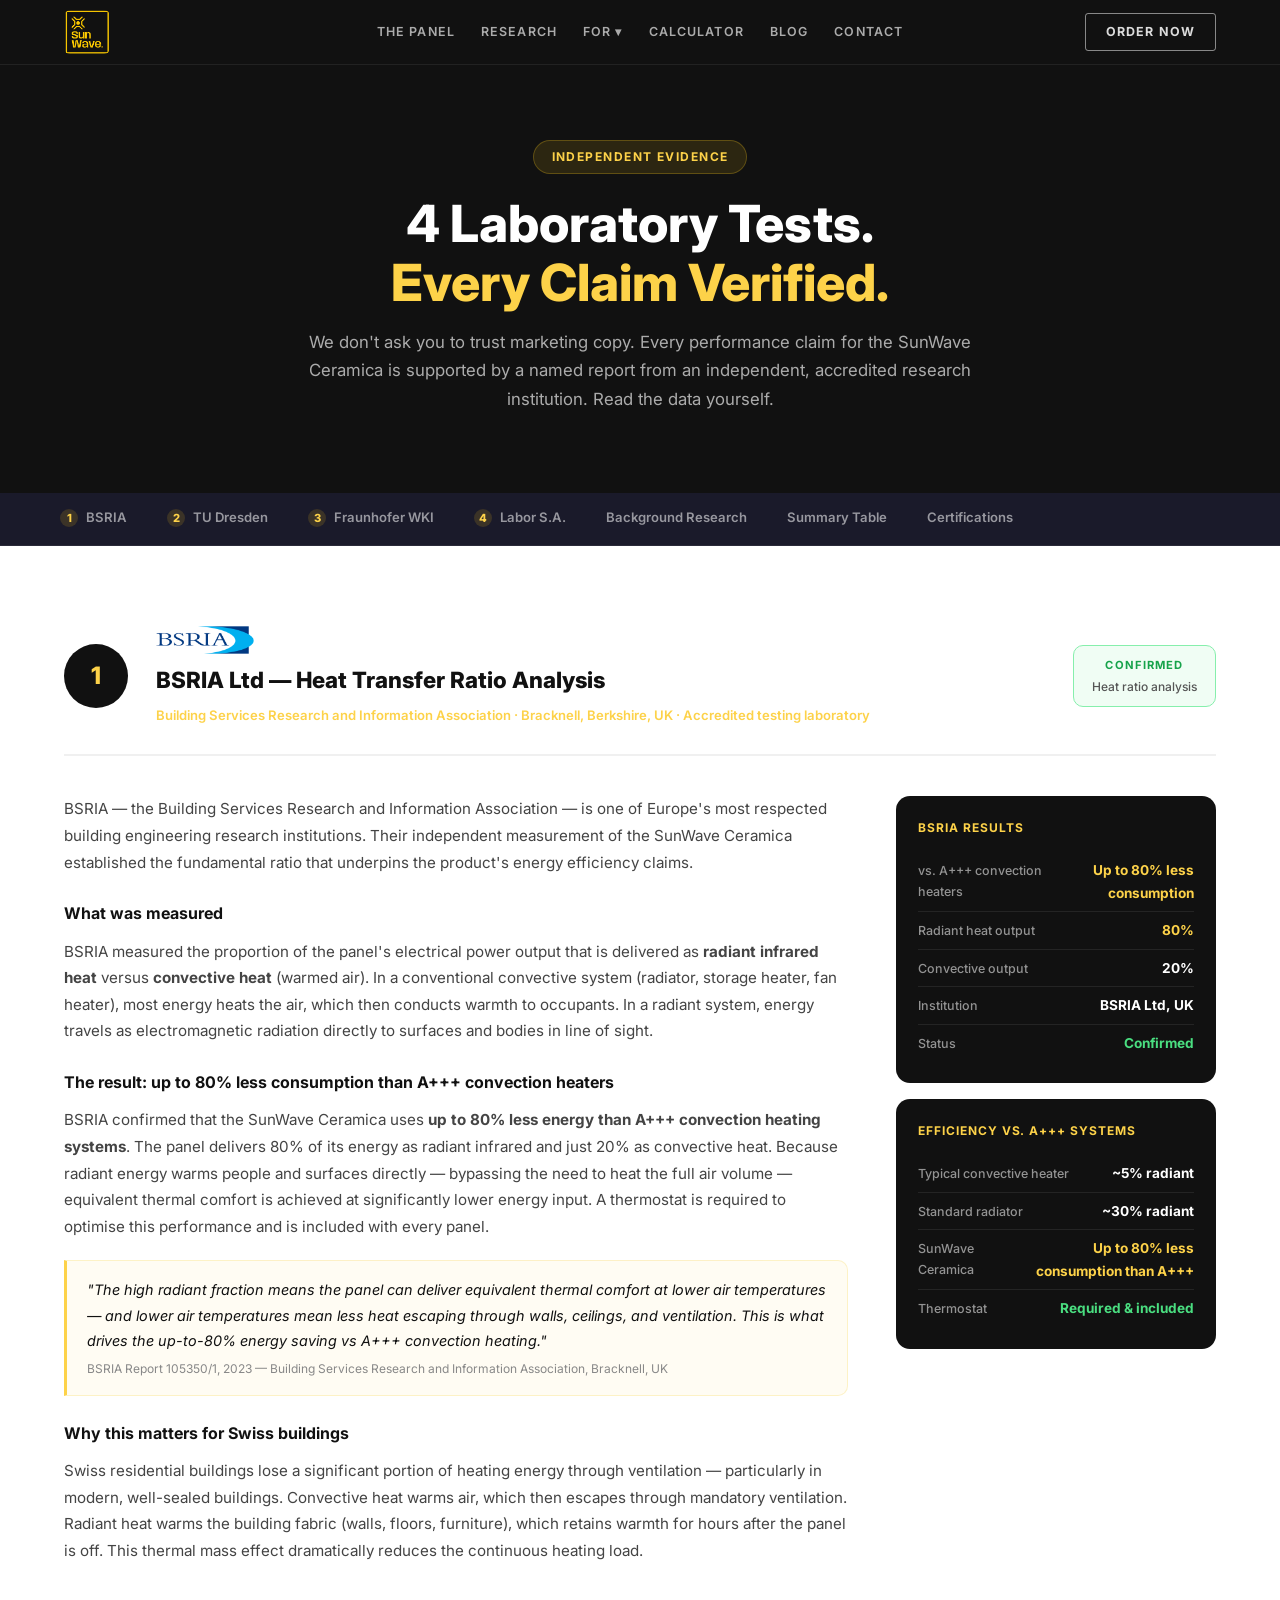
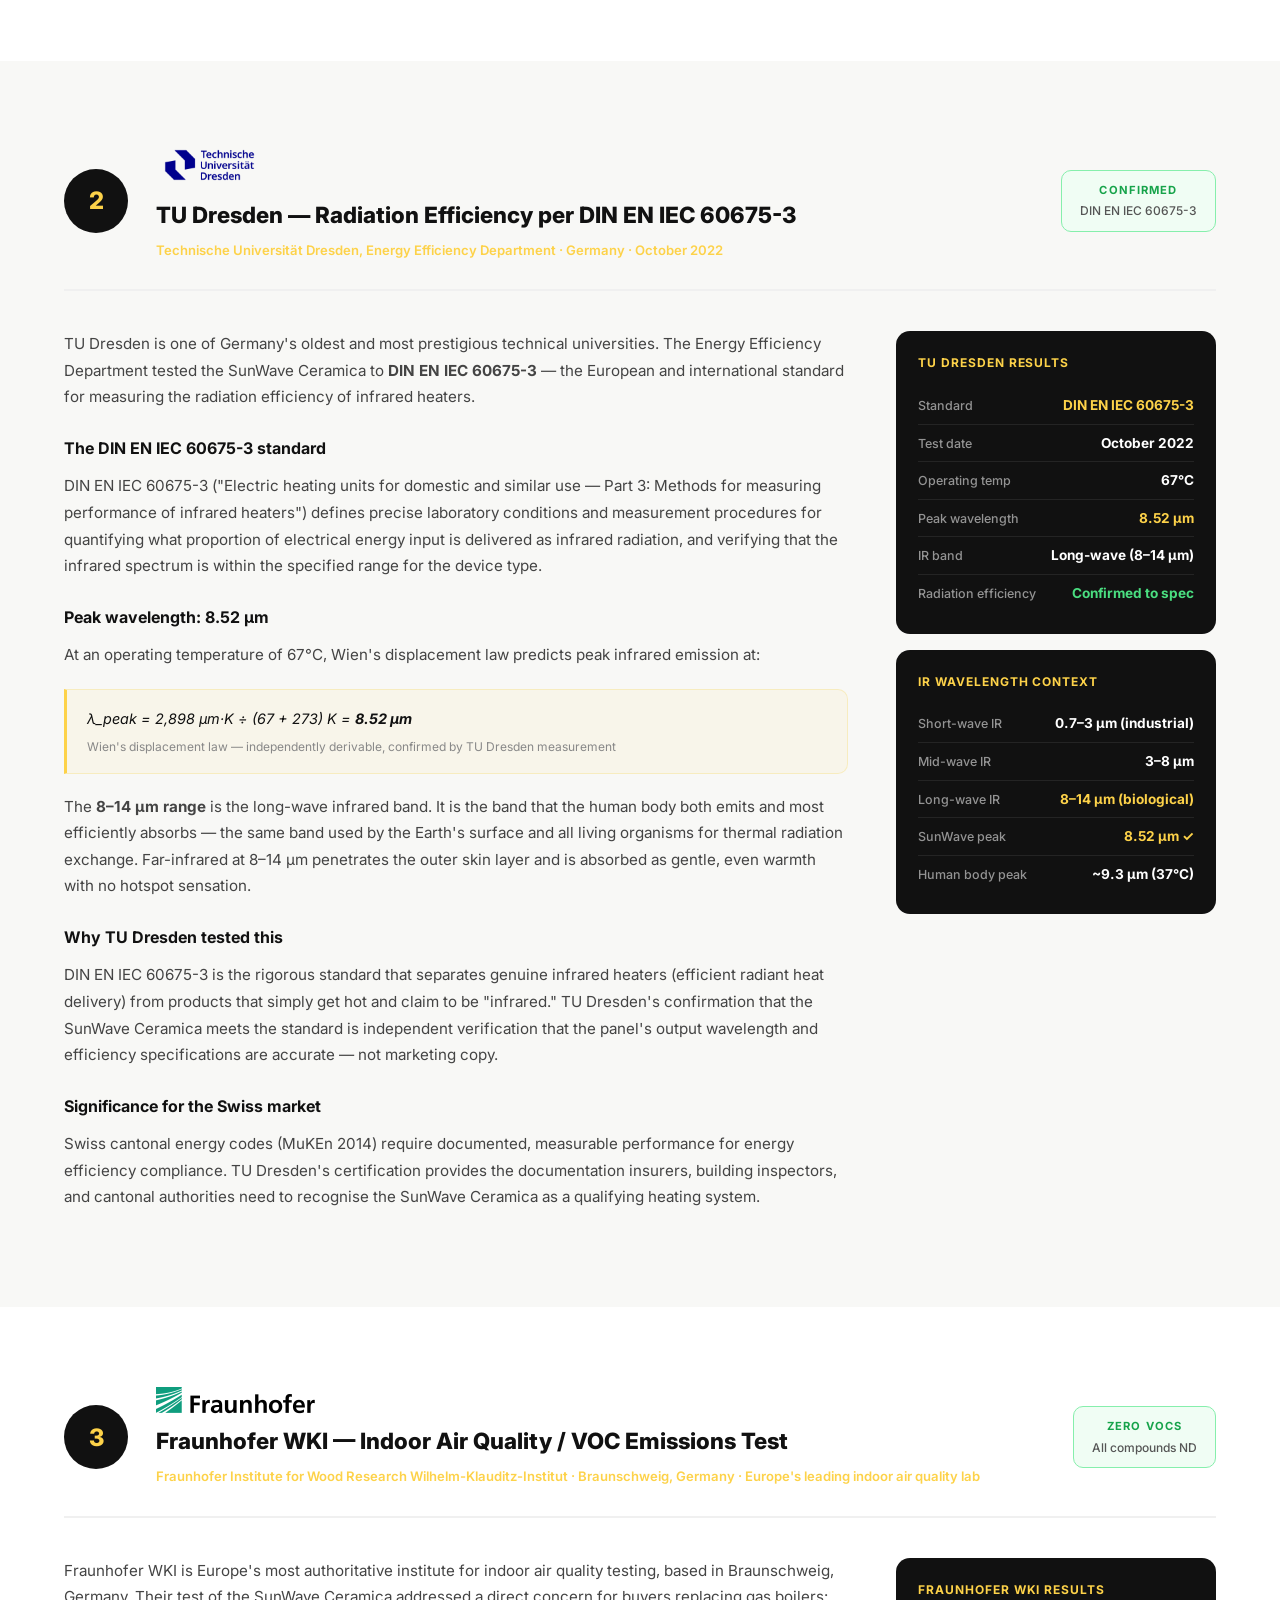
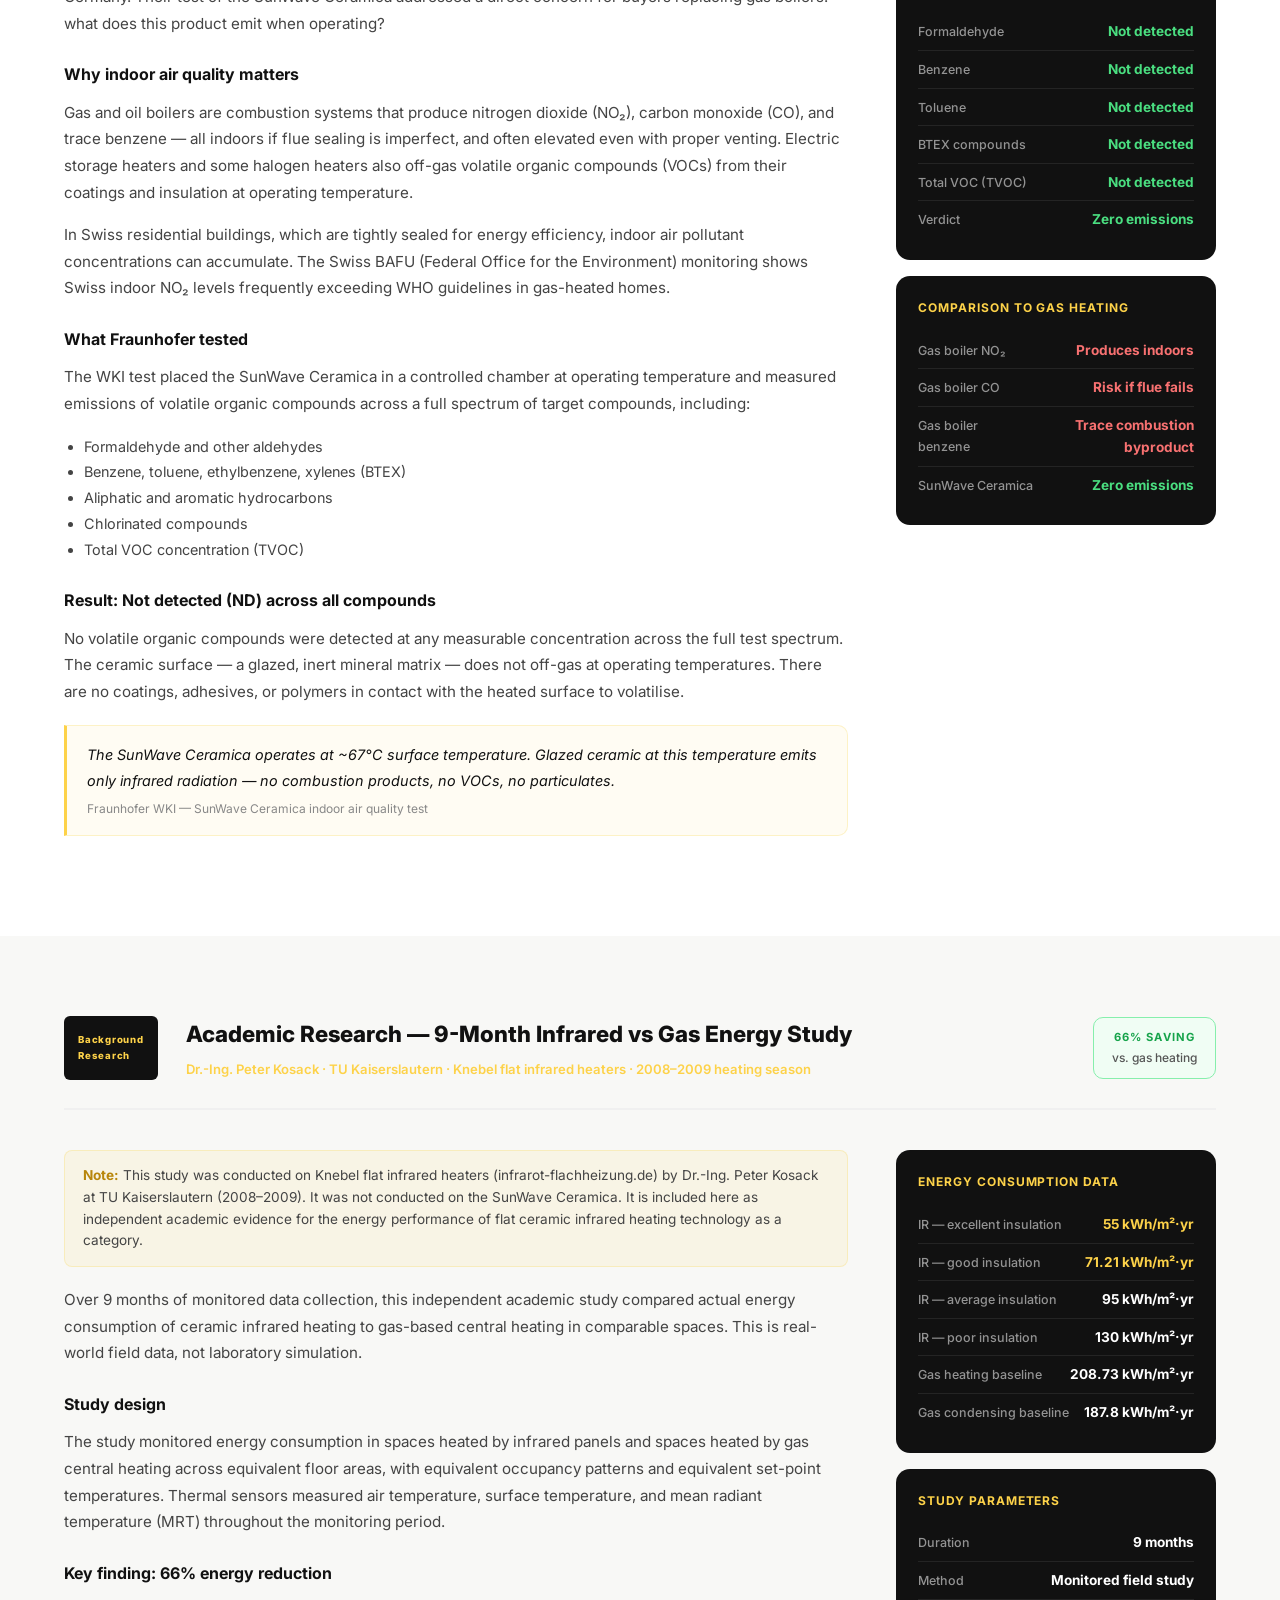
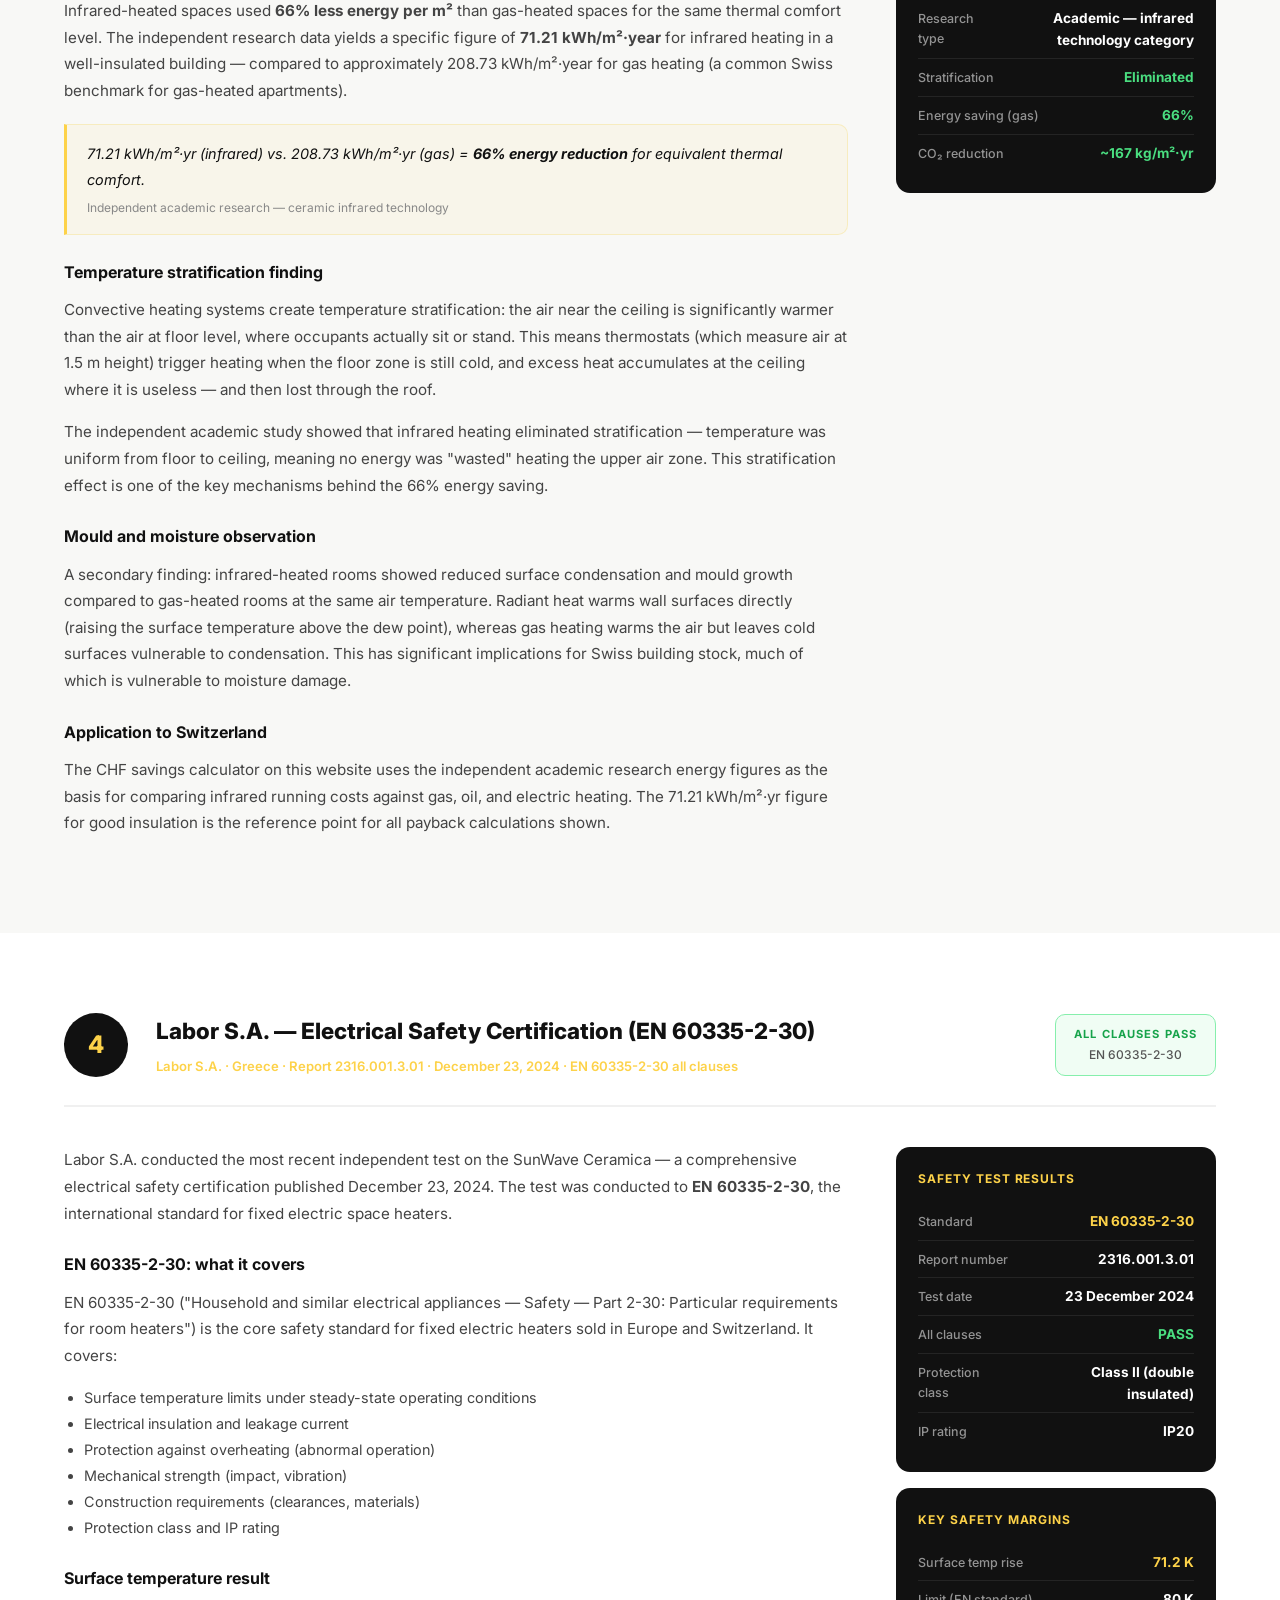
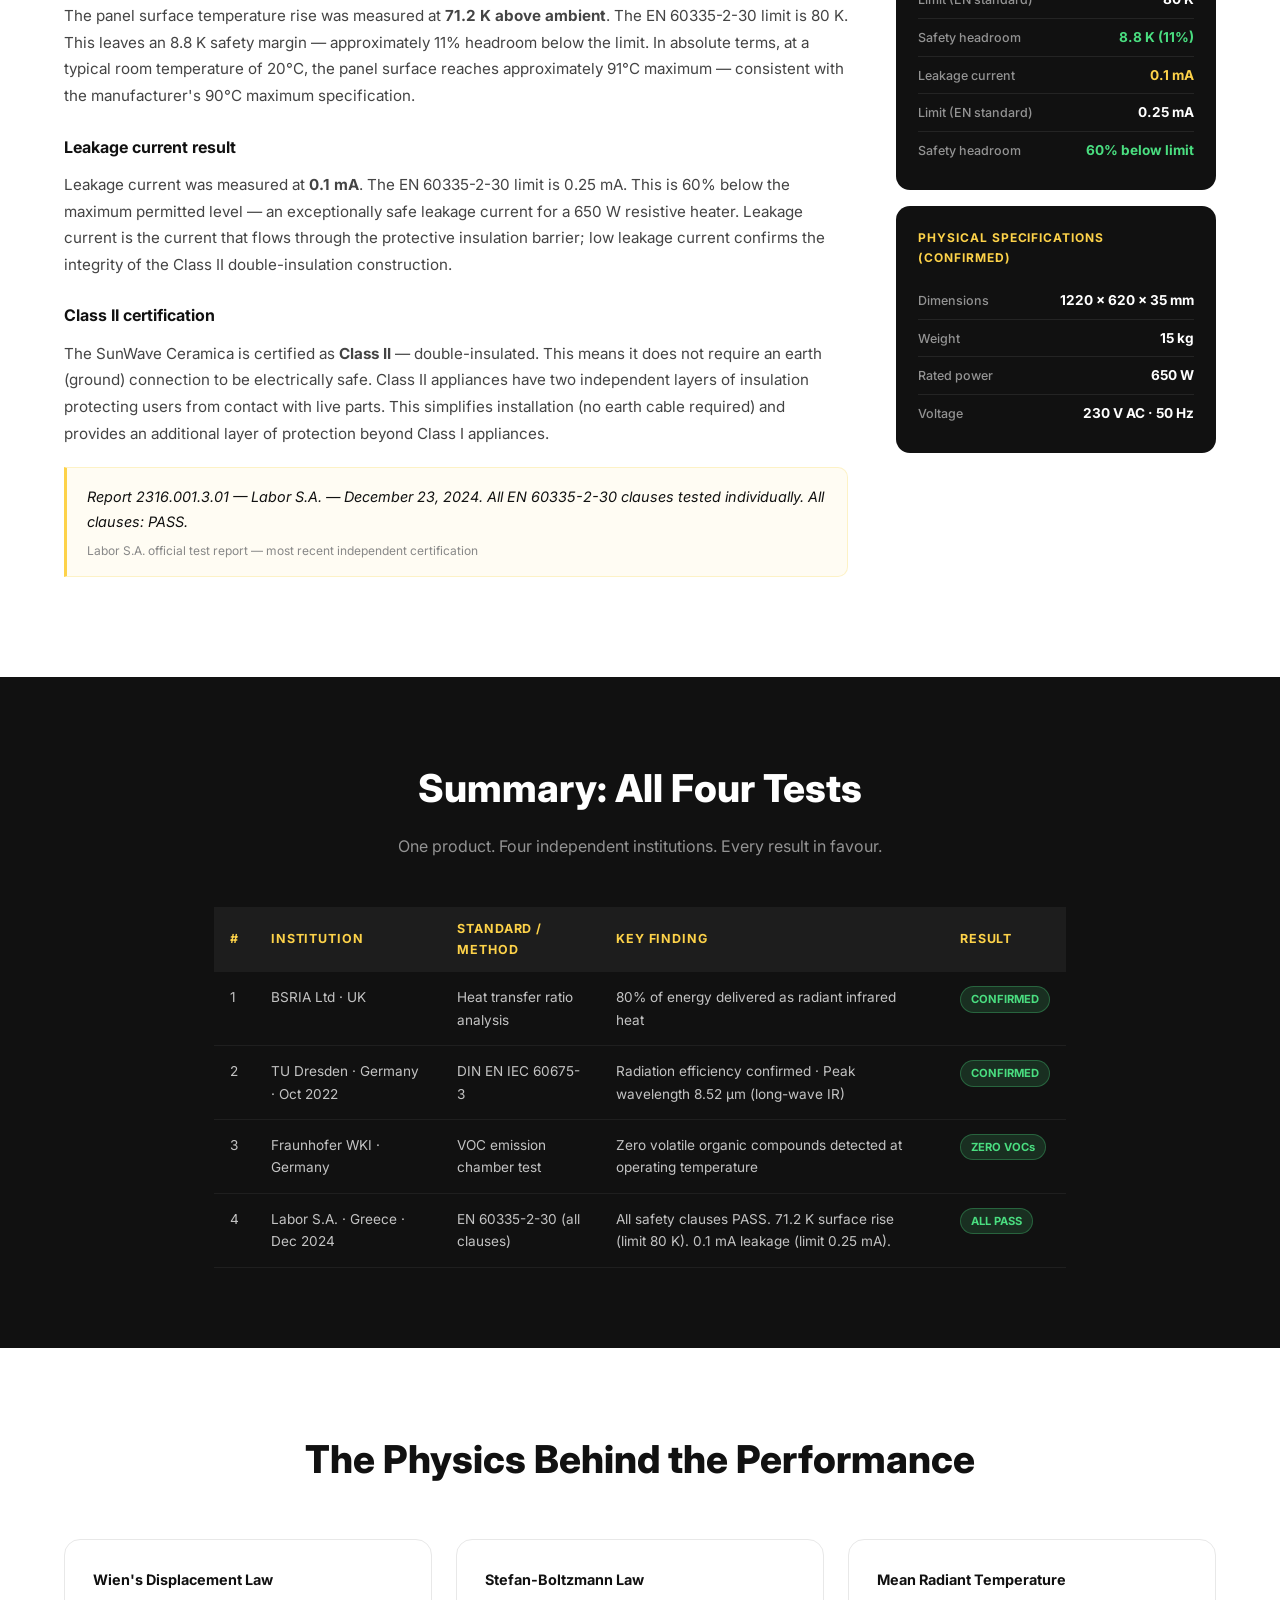
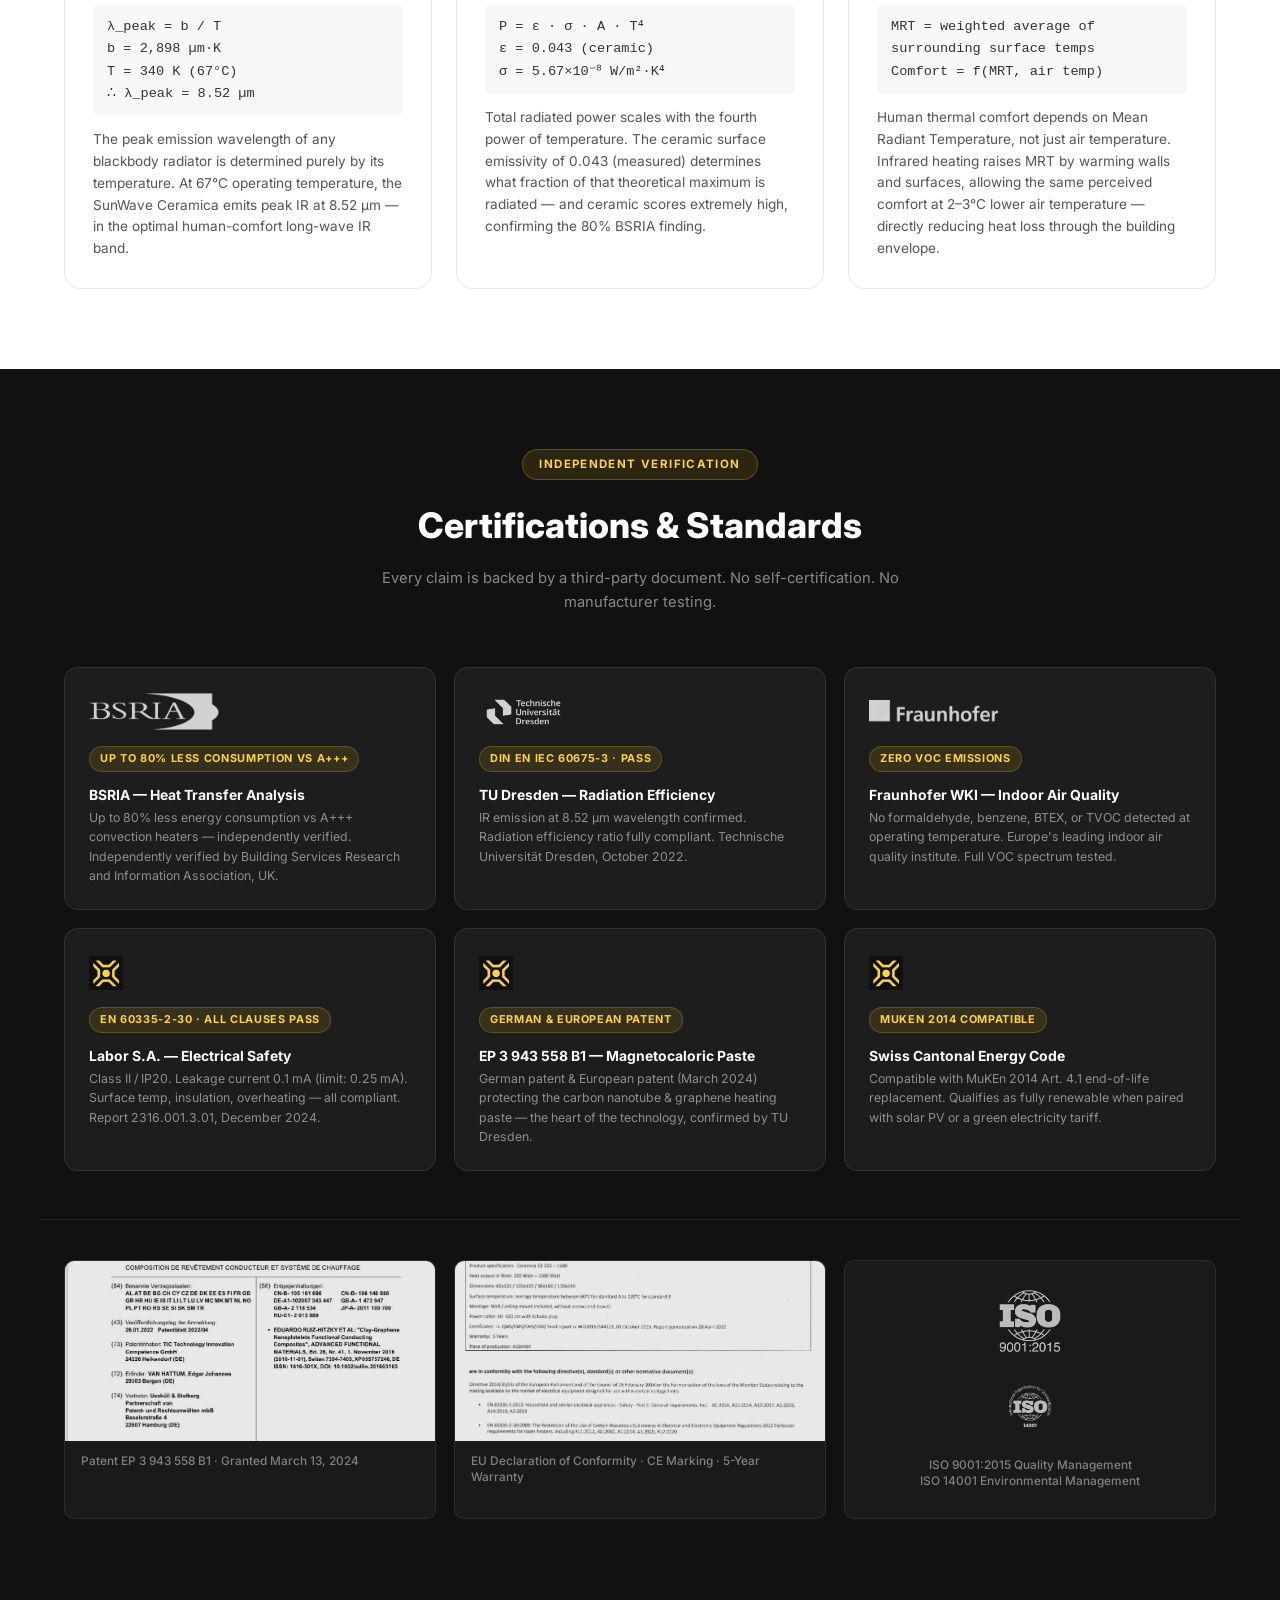
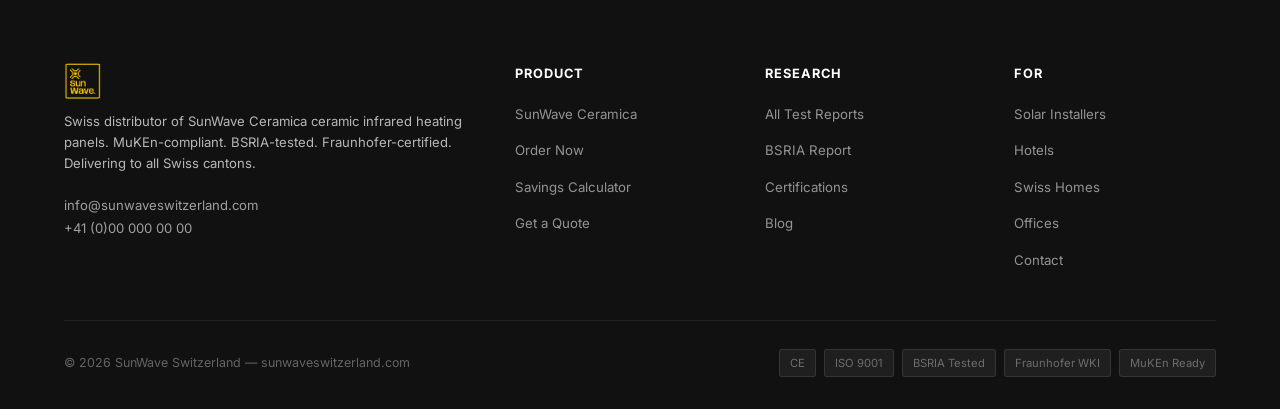
<file: research.html>
﻿<!DOCTYPE html>
<html lang="en">
<head>
  <meta charset="UTF-8">
  <meta name="viewport" content="width=device-width, initial-scale=1.0">
  <link rel="icon" type="image/png" href="images/logo.png">
  <title>Independent Test Reports — SunWave Ceramica | 4 Product Lab Tests + Supporting Research</title>
  <meta name="description" content="4 independent product lab tests: BSRIA, TU Dresden (DIN EN IEC 60675-3), Fraunhofer WKI, and Labor S.A. EN 60335-2-30 safety certification. Plus supporting academic research on infrared heating technology.">
  <link rel="preconnect" href="https://fonts.googleapis.com">
  <link rel="preconnect" href="https://fonts.gstatic.com" crossorigin>
  <link href="https://fonts.googleapis.com/css2?family=Inter:wght@300;400;500;600;700;800&display=swap" rel="stylesheet">
  <link rel="stylesheet" href="css/style.css">
  <style>
    .research-hero {
      padding: 140px 0 80px;
      background: var(--dark);
      text-align: center;
    }
    .research-hero__label {
      display: inline-block;
      background: rgba(245,197,24,0.12);
      color: var(--gold);
      font-size: 0.75rem;
      font-weight: 700;
      letter-spacing: 0.12em;
      text-transform: uppercase;
      padding: 6px 18px;
      border-radius: 100px;
      border: 1px solid rgba(245,197,24,0.25);
      margin-bottom: 20px;
    }
    .research-hero h1 {
      font-size: clamp(2rem, 5vw, 3.2rem);
      font-weight: 800;
      color: #fff;
      margin-bottom: 16px;
      line-height: 1.15;
    }
    .research-hero h1 span { color: var(--gold); }
    .research-hero p {
      max-width: 680px;
      margin: 0 auto;
      color: rgba(255,255,255,0.65);
      font-size: 1.05rem;
      line-height: 1.7;
    }

    /* Jump nav */
    .jump-nav {
      background: var(--dark-2);
      border-bottom: 1px solid rgba(255,255,255,0.07);
      padding: 0 24px;
      position: sticky;
      top: 72px;
      z-index: 90;
    }
    .jump-nav__inner {
      max-width: var(--container);
      margin: 0 auto;
      display: flex;
      gap: 0;
      overflow-x: auto;
    }
    .jump-nav a {
      display: flex;
      align-items: center;
      gap: 8px;
      padding: 14px 20px;
      font-size: 0.82rem;
      font-weight: 600;
      color: rgba(255,255,255,0.55);
      text-decoration: none;
      white-space: nowrap;
      border-bottom: 2px solid transparent;
      transition: color 0.2s, border-color 0.2s;
    }
    .jump-nav a:hover { color: var(--gold); border-color: var(--gold); }
    .jump-nav__num {
      background: rgba(245,197,24,0.15);
      color: var(--gold);
      font-size: 0.7rem;
      font-weight: 800;
      width: 18px; height: 18px;
      border-radius: 50%;
      display: flex;
      align-items: center;
      justify-content: center;
    }

    /* Study sections */
    .study {
      padding: 80px 0;
    }
    .study:nth-child(even) { background: #fff; }
    .study:nth-child(odd) { background: var(--off-white); }
    .study__inner {
      max-width: var(--container);
      margin: 0 auto;
      padding: 0 24px;
    }
    .study__header {
      display: grid;
      grid-template-columns: auto 1fr auto;
      gap: 20px 28px;
      align-items: center;
      margin-bottom: 40px;
      padding-bottom: 28px;
      border-bottom: 2px solid #f0f0f0;
    }
    .study__num {
      width: 64px;
      height: 64px;
      border-radius: 50%;
      background: var(--dark);
      color: var(--gold);
      font-size: 1.5rem;
      font-weight: 800;
      display: flex;
      align-items: center;
      justify-content: center;
      flex-shrink: 0;
    }
    .study__title-group h2 {
      font-size: 1.4rem;
      font-weight: 800;
      color: var(--dark);
      margin-bottom: 6px;
    }
    .study__meta {
      font-size: 0.82rem;
      color: var(--gold);
      font-weight: 600;
    }
    .study__pass-badge {
      background: #f0fdf4;
      border: 1px solid #86efac;
      border-radius: 10px;
      padding: 10px 18px;
      text-align: center;
      flex-shrink: 0;
    }
    .study__pass-badge .pass-word { font-size: 0.7rem; font-weight: 700; color: #16a34a; letter-spacing: 0.1em; text-transform: uppercase; display: block; }
    .study__pass-badge .pass-std { font-size: 0.75rem; color: #555; font-weight: 500; margin-top: 2px; display: block; }

    .study__body {
      display: grid;
      grid-template-columns: 1fr 320px;
      gap: 48px;
      align-items: start;
    }
    .study__text p {
      font-size: 0.95rem;
      color: #444;
      line-height: 1.75;
      margin-bottom: 16px;
    }
    .study__text h3 {
      font-size: 1rem;
      font-weight: 700;
      color: var(--dark);
      margin: 24px 0 12px;
    }

    .study__sidebar {
      display: flex;
      flex-direction: column;
      gap: 16px;
    }
    .data-card {
      background: var(--dark);
      border-radius: 14px;
      padding: 22px;
      color: #fff;
    }
    .data-card h4 {
      font-size: 0.75rem;
      font-weight: 700;
      letter-spacing: 0.08em;
      text-transform: uppercase;
      color: var(--gold);
      margin-bottom: 14px;
    }
    .data-row {
      display: flex;
      justify-content: space-between;
      align-items: baseline;
      padding: 7px 0;
      border-bottom: 1px solid rgba(255,255,255,0.08);
      gap: 12px;
    }
    .data-row:last-child { border-bottom: none; }
    .data-row__k { font-size: 0.78rem; color: rgba(255,255,255,0.55); font-weight: 500; }
    .data-row__v { font-size: 0.85rem; font-weight: 700; color: #fff; text-align: right; }
    .data-row__v.gold { color: var(--gold); }
    .data-row__v.green { color: #4ade80; }
    .data-row__v.red { color: #f87171; }

    .highlight-box {
      border-left: 3px solid var(--gold);
      background: rgba(245,197,24,0.05);
      border-radius: 0 10px 10px 0;
      padding: 16px 20px;
      margin: 20px 0;
    }
    .highlight-box p { font-size: 0.9rem; color: var(--dark); font-style: italic; margin: 0; }
    .highlight-box .src { font-size: 0.75rem; color: #888; margin-top: 6px; font-style: normal; display: block; }

    /* Summary table */
    .summary-section {
      padding: 80px 0;
      background: var(--dark);
    }
    .summary-section h2 {
      text-align: center;
      font-size: clamp(1.8rem, 3vw, 2.4rem);
      font-weight: 800;
      color: #fff;
      margin-bottom: 12px;
    }
    .summary-section .section-sub {
      text-align: center;
      color: rgba(255,255,255,0.55);
      margin-bottom: 48px;
    }
    .summary-table-wrap {
      max-width: 900px;
      margin: 0 auto;
      padding: 0 24px;
      overflow-x: auto;
    }
    .summary-table {
      width: 100%;
      border-collapse: collapse;
    }
    .summary-table th {
      background: rgba(255,255,255,0.05);
      padding: 12px 16px;
      text-align: left;
      font-size: 0.78rem;
      font-weight: 700;
      color: var(--gold);
      letter-spacing: 0.07em;
      text-transform: uppercase;
    }
    .summary-table td {
      padding: 14px 16px;
      border-bottom: 1px solid rgba(255,255,255,0.06);
      font-size: 0.85rem;
      color: rgba(255,255,255,0.75);
      vertical-align: top;
    }
    .summary-table tr:hover td { background: rgba(255,255,255,0.02); }
    .pass-chip {
      display: inline-block;
      background: rgba(74,222,128,0.15);
      color: #4ade80;
      font-size: 0.7rem;
      font-weight: 700;
      padding: 3px 10px;
      border-radius: 100px;
      border: 1px solid rgba(74,222,128,0.3);
    }

    /* Physics explainer */
    .physics-section {
      padding: 80px 0;
      background: #fff;
    }
    .physics-section h2 {
      text-align: center;
      font-size: clamp(1.8rem, 3vw, 2.4rem);
      font-weight: 800;
      color: var(--dark);
      margin-bottom: 48px;
    }
    .physics-grid {
      max-width: var(--container);
      margin: 0 auto;
      padding: 0 24px;
      display: grid;
      grid-template-columns: repeat(3, 1fr);
      gap: 24px;
    }
    .physics-card {
      border: 1px solid #e8e8e8;
      border-radius: 16px;
      padding: 28px;
    }
    .physics-card h3 {
      font-size: 0.9rem;
      font-weight: 700;
      color: var(--dark);
      margin-bottom: 12px;
    }
    .physics-card .formula {
      font-family: 'Courier New', monospace;
      background: #f8f8f6;
      padding: 12px 14px;
      border-radius: 8px;
      font-size: 0.85rem;
      color: #333;
      margin-bottom: 12px;
    }
    .physics-card p { font-size: 0.85rem; color: #555; line-height: 1.6; }

    /* Certifications */
    .certs-section {
      padding: 80px 0;
      background: var(--dark);
    }
    .certs-section__head {
      text-align: center;
      max-width: var(--container);
      margin: 0 auto 52px;
      padding: 0 24px;
    }
    .certs-section__label {
      display: inline-block;
      background: rgba(245,197,24,0.12);
      color: var(--gold);
      font-size: 0.72rem;
      font-weight: 700;
      letter-spacing: 0.12em;
      text-transform: uppercase;
      padding: 5px 16px;
      border-radius: 100px;
      border: 1px solid rgba(245,197,24,0.25);
      margin-bottom: 16px;
    }
    .certs-section h2 {
      font-size: clamp(1.6rem, 3vw, 2.2rem);
      font-weight: 800;
      color: #fff;
      margin-bottom: 12px;
    }
    .certs-section__sub {
      color: rgba(255,255,255,0.5);
      font-size: 0.92rem;
      line-height: 1.65;
      max-width: 560px;
      margin: 0 auto;
    }

    /* Cert cards grid */
    .cert-cards-grid {
      max-width: var(--container);
      margin: 0 auto 48px;
      padding: 0 24px;
      display: grid;
      grid-template-columns: repeat(3, 1fr);
      gap: 18px;
    }
    .cert-card {
      background: rgba(255,255,255,0.05);
      border: 1px solid rgba(255,255,255,0.09);
      border-radius: 14px;
      padding: 24px;
      display: flex;
      flex-direction: column;
      gap: 14px;
      transition: border-color 0.2s;
    }
    .cert-card:hover { border-color: rgba(245,197,24,0.3); }
    .cert-card__logo {
      height: 40px;
      display: flex;
      align-items: center;
    }
    .cert-card__logo img {
      max-height: 40px;
      width: auto;
      max-width: 130px;
      object-fit: contain;
      filter: brightness(0) invert(1);
      opacity: 0.8;
    }
    .cert-card__logo--icon img {
      height: 34px;
      width: 34px;
      filter: none;
      opacity: 1;
    }
    .cert-card__badge {
      display: inline-block;
      align-self: flex-start;
      background: rgba(245,197,24,0.12);
      color: var(--gold);
      font-size: 0.68rem;
      font-weight: 700;
      letter-spacing: 0.06em;
      text-transform: uppercase;
      padding: 3px 10px;
      border-radius: 100px;
      border: 1px solid rgba(245,197,24,0.22);
    }
    .cert-card h4 {
      font-size: 0.87rem;
      font-weight: 700;
      color: #fff;
      margin: 0 0 4px;
      line-height: 1.35;
    }
    .cert-card p {
      font-size: 0.77rem;
      color: rgba(255,255,255,0.5);
      line-height: 1.55;
      margin: 0;
    }

    /* Document gallery */
    .cert-docs-grid {
      max-width: var(--container);
      margin: 0 auto;
      padding: 0 24px;
      display: grid;
      grid-template-columns: repeat(3, 1fr);
      gap: 18px;
      border-top: 1px solid rgba(255,255,255,0.07);
      padding-top: 40px;
    }
    .cert-doc {
      background: rgba(255,255,255,0.04);
      border: 1px solid rgba(255,255,255,0.08);
      border-radius: 10px;
      overflow: hidden;
    }
    .cert-doc img {
      width: 100%;
      height: 180px;
      object-fit: cover;
      display: block;
      opacity: 0.9;
    }
    .cert-doc__cap {
      padding: 12px 16px;
      font-size: 0.74rem;
      color: rgba(255,255,255,0.45);
      font-weight: 500;
      line-height: 1.4;
    }

    @media (max-width: 1024px) {
      .study__body { grid-template-columns: 1fr; }
      .study__sidebar { flex-direction: row; flex-wrap: wrap; }
      .data-card { flex: 1 1 260px; }
      .physics-grid { grid-template-columns: 1fr 1fr; }
      .cert-cards-grid { grid-template-columns: repeat(2, 1fr); }
      .cert-docs-grid { grid-template-columns: repeat(2, 1fr); }
    }
    @media (max-width: 768px) {
      .study__header { grid-template-columns: auto 1fr; }
      .study__pass-badge { display: none; }
      .physics-grid { grid-template-columns: 1fr; }
      .cert-cards-grid { grid-template-columns: 1fr; }
      .cert-docs-grid { grid-template-columns: 1fr; }
    }
  </style>
</head>
<body>

<!-- ── Navigation ── -->
<nav class="nav" id="nav">
  <div class="nav__inner">
    <a href="index.html" class="nav__logo">
      <img src="images/logo.png" alt="SunWave Switzerland" style="height:44px;display:block;border-radius:6px;">
    </a>
    <div class="nav__links">
      <a href="product.html">The Panel</a>
      <a href="research.html">Research</a>
      <div class="nav__drop">
        <button class="nav__drop-btn">For &#9662;</button>
        <div class="nav__drop-menu" id="nav-drop-menu">
          <a href="for-solar.html">Solar Installers</a>
          <a href="for-hotels.html">Hotels &amp; Hospitality</a>
          <a href="for-homes.html">Swiss Homes</a>
          <a href="for-offices.html">Offices &amp; Commercial</a>
        </div>
      </div>
      <a href="index.html#calculator">Calculator</a>
      <a href="blog/index.html">Blog</a>
      <a href="contact.html">Contact</a>
    </div>
    <div class="nav__right">
      <a href="product.html" class="nav__order-btn">Order Now</a>
      <button class="nav__hamburger" id="nav-hamburger" aria-label="Menu">
        <span></span><span></span><span></span>
      </button>
    </div>
  </div>
  <div class="nav__mobile" id="nav-mobile">
    <a href="product.html">The Panel</a>
    <a href="research.html">Research</a>
    <a href="for-solar.html">Solar Installers</a>
    <a href="for-hotels.html">Hotels &amp; Hospitality</a>
    <a href="for-homes.html">Swiss Homes</a>
    <a href="for-offices.html">Offices &amp; Commercial</a>
    <a href="index.html#calculator">Calculator</a>
    <a href="blog/index.html">Blog</a>
    <a href="contact.html">Contact</a>
    <a href="product.html" class="nav__mobile-order">Order Now</a>
  </div>
</nav>

<!-- ── Hero ── -->
<section class="research-hero">
  <div class="research-hero__label">Independent Evidence</div>
  <h1>4 Laboratory Tests.<br><span>Every Claim Verified.</span></h1>
  <p>
    We don't ask you to trust marketing copy. Every performance claim for the SunWave Ceramica
    is supported by a named report from an independent, accredited research institution.
    Read the data yourself.
  </p>
</section>

<!-- ── Jump nav ── -->
<nav class="jump-nav">
  <div class="jump-nav__inner">
    <a href="#bsria"><span class="jump-nav__num">1</span> BSRIA</a>
    <a href="#tu-dresden"><span class="jump-nav__num">2</span> TU Dresden</a>
    <a href="#fraunhofer"><span class="jump-nav__num">3</span> Fraunhofer WKI</a>
    <a href="#labor-sa"><span class="jump-nav__num">4</span> Labor S.A.</a>
    <a href="#tu-kl">Background Research</a>
    <a href="#summary">Summary Table</a>
    <a href="#certifications">Certifications</a>
  </div>
</nav>

<!-- ── Study 1: BSRIA ── -->
<section class="study" id="bsria">
  <div class="study__inner">
    <div class="study__header">
      <div class="study__num">1</div>
      <div class="study__title-group">
        <img src="images/logo-bsria.png" alt="BSRIA" style="height:28px;width:auto;object-fit:contain;margin-bottom:8px;display:block">
        <h2>BSRIA Ltd — Heat Transfer Ratio Analysis</h2>
        <div class="study__meta">Building Services Research and Information Association · Bracknell, Berkshire, UK · Accredited testing laboratory</div>
      </div>
      <div class="study__pass-badge">
        <span class="pass-word">Confirmed</span>
        <span class="pass-std">Heat ratio analysis</span>
      </div>
    </div>
    <div class="study__body">
      <div class="study__text">
        <p>BSRIA — the Building Services Research and Information Association — is one of Europe's most respected building engineering research institutions. Their independent measurement of the SunWave Ceramica established the fundamental ratio that underpins the product's energy efficiency claims.</p>

        <h3>What was measured</h3>
        <p>BSRIA measured the proportion of the panel's electrical power output that is delivered as <strong>radiant infrared heat</strong> versus <strong>convective heat</strong> (warmed air). In a conventional convective system (radiator, storage heater, fan heater), most energy heats the air, which then conducts warmth to occupants. In a radiant system, energy travels as electromagnetic radiation directly to surfaces and bodies in line of sight.</p>

        <h3>The result: up to 80% less consumption than A+++ convection heaters</h3>
        <p>BSRIA confirmed that the SunWave Ceramica uses <strong>up to 80% less energy than A+++ convection heating systems</strong>. The panel delivers 80% of its energy as radiant infrared and just 20% as convective heat. Because radiant energy warms people and surfaces directly — bypassing the need to heat the full air volume — equivalent thermal comfort is achieved at significantly lower energy input. A thermostat is required to optimise this performance and is included with every panel.</p>

        <div class="highlight-box">
          <p>"The high radiant fraction means the panel can deliver equivalent thermal comfort at lower air temperatures — and lower air temperatures mean less heat escaping through walls, ceilings, and ventilation. This is what drives the up-to-80% energy saving vs A+++ convection heating."</p>
          <span class="src">BSRIA Report 105350/1, 2023 — Building Services Research and Information Association, Bracknell, UK</span>
        </div>

        <h3>Why this matters for Swiss buildings</h3>
        <p>Swiss residential buildings lose a significant portion of heating energy through ventilation — particularly in modern, well-sealed buildings. Convective heat warms air, which then escapes through mandatory ventilation. Radiant heat warms the building fabric (walls, floors, furniture), which retains warmth for hours after the panel is off. This thermal mass effect dramatically reduces the continuous heating load.</p>
      </div>
      <div class="study__sidebar">
        <div class="data-card">
          <h4>BSRIA Results</h4>
          <div class="data-row"><span class="data-row__k">vs. A+++ convection heaters</span><span class="data-row__v gold">Up to 80% less consumption</span></div>
          <div class="data-row"><span class="data-row__k">Radiant heat output</span><span class="data-row__v gold">80%</span></div>
          <div class="data-row"><span class="data-row__k">Convective output</span><span class="data-row__v">20%</span></div>
          <div class="data-row"><span class="data-row__k">Institution</span><span class="data-row__v">BSRIA Ltd, UK</span></div>
          <div class="data-row"><span class="data-row__k">Status</span><span class="data-row__v green">Confirmed</span></div>
        </div>
        <div class="data-card">
          <h4>Efficiency vs. A+++ Systems</h4>
          <div class="data-row"><span class="data-row__k">Typical convective heater</span><span class="data-row__v">~5% radiant</span></div>
          <div class="data-row"><span class="data-row__k">Standard radiator</span><span class="data-row__v">~30% radiant</span></div>
          <div class="data-row"><span class="data-row__k">SunWave Ceramica</span><span class="data-row__v gold">Up to 80% less consumption than A+++</span></div>
          <div class="data-row"><span class="data-row__k">Thermostat</span><span class="data-row__v green">Required &amp; included</span></div>
        </div>
      </div>
    </div>
  </div>
</section>

<!-- ── Study 2: TU Dresden ── -->
<section class="study" id="tu-dresden">
  <div class="study__inner">
    <div class="study__header">
      <div class="study__num">2</div>
      <div class="study__title-group">
        <img src="images/logo-tu-dresden.png" alt="Technische Universität Dresden" style="height:48px;width:auto;object-fit:contain;margin-bottom:8px;display:block">
        <h2>TU Dresden — Radiation Efficiency per DIN EN IEC 60675-3</h2>
        <div class="study__meta">Technische Universität Dresden, Energy Efficiency Department · Germany · October 2022</div>
      </div>
      <div class="study__pass-badge">
        <span class="pass-word">Confirmed</span>
        <span class="pass-std">DIN EN IEC 60675-3</span>
      </div>
    </div>
    <div class="study__body">
      <div class="study__text">
        <p>TU Dresden is one of Germany's oldest and most prestigious technical universities. The Energy Efficiency Department tested the SunWave Ceramica to <strong>DIN EN IEC 60675-3</strong> — the European and international standard for measuring the radiation efficiency of infrared heaters.</p>

        <h3>The DIN EN IEC 60675-3 standard</h3>
        <p>DIN EN IEC 60675-3 ("Electric heating units for domestic and similar use — Part 3: Methods for measuring performance of infrared heaters") defines precise laboratory conditions and measurement procedures for quantifying what proportion of electrical energy input is delivered as infrared radiation, and verifying that the infrared spectrum is within the specified range for the device type.</p>

        <h3>Peak wavelength: 8.52 µm</h3>
        <p>At an operating temperature of 67°C, Wien's displacement law predicts peak infrared emission at:</p>
        <div class="highlight-box">
          <p>λ_peak = 2,898 µm·K ÷ (67 + 273) K = <strong>8.52 µm</strong></p>
          <span class="src">Wien's displacement law — independently derivable, confirmed by TU Dresden measurement</span>
        </div>
        <p>The <strong>8–14 µm range</strong> is the long-wave infrared band. It is the band that the human body both emits and most efficiently absorbs — the same band used by the Earth's surface and all living organisms for thermal radiation exchange. Far-infrared at 8–14 µm penetrates the outer skin layer and is absorbed as gentle, even warmth with no hotspot sensation.</p>

        <h3>Why TU Dresden tested this</h3>
        <p>DIN EN IEC 60675-3 is the rigorous standard that separates genuine infrared heaters (efficient radiant heat delivery) from products that simply get hot and claim to be "infrared." TU Dresden's confirmation that the SunWave Ceramica meets the standard is independent verification that the panel's output wavelength and efficiency specifications are accurate — not marketing copy.</p>

        <h3>Significance for the Swiss market</h3>
        <p>Swiss cantonal energy codes (MuKEn 2014) require documented, measurable performance for energy efficiency compliance. TU Dresden's certification provides the documentation insurers, building inspectors, and cantonal authorities need to recognise the SunWave Ceramica as a qualifying heating system.</p>
      </div>
      <div class="study__sidebar">
        <div class="data-card">
          <h4>TU Dresden Results</h4>
          <div class="data-row"><span class="data-row__k">Standard</span><span class="data-row__v gold">DIN EN IEC 60675-3</span></div>
          <div class="data-row"><span class="data-row__k">Test date</span><span class="data-row__v">October 2022</span></div>
          <div class="data-row"><span class="data-row__k">Operating temp</span><span class="data-row__v">67°C</span></div>
          <div class="data-row"><span class="data-row__k">Peak wavelength</span><span class="data-row__v gold">8.52 µm</span></div>
          <div class="data-row"><span class="data-row__k">IR band</span><span class="data-row__v">Long-wave (8–14 µm)</span></div>
          <div class="data-row"><span class="data-row__k">Radiation efficiency</span><span class="data-row__v green">Confirmed to spec</span></div>
        </div>
        <div class="data-card">
          <h4>IR Wavelength Context</h4>
          <div class="data-row"><span class="data-row__k">Short-wave IR</span><span class="data-row__v">0.7–3 µm (industrial)</span></div>
          <div class="data-row"><span class="data-row__k">Mid-wave IR</span><span class="data-row__v">3–8 µm</span></div>
          <div class="data-row"><span class="data-row__k">Long-wave IR</span><span class="data-row__v gold">8–14 µm (biological)</span></div>
          <div class="data-row"><span class="data-row__k">SunWave peak</span><span class="data-row__v gold">8.52 µm ✓</span></div>
          <div class="data-row"><span class="data-row__k">Human body peak</span><span class="data-row__v">~9.3 µm (37°C)</span></div>
        </div>
      </div>
    </div>
  </div>
</section>

<!-- ── Study 3: Fraunhofer WKI ── -->
<section class="study" id="fraunhofer">
  <div class="study__inner">
    <div class="study__header">
      <div class="study__num">3</div>
      <div class="study__title-group">
        <img src="images/logo-fraunhofer.png" alt="Fraunhofer WKI" style="height:28px;width:auto;object-fit:contain;margin-bottom:8px;display:block">
        <h2>Fraunhofer WKI — Indoor Air Quality / VOC Emissions Test</h2>
        <div class="study__meta">Fraunhofer Institute for Wood Research Wilhelm-Klauditz-Institut · Braunschweig, Germany · Europe's leading indoor air quality lab</div>
      </div>
      <div class="study__pass-badge">
        <span class="pass-word">Zero VOCs</span>
        <span class="pass-std">All compounds ND</span>
      </div>
    </div>
    <div class="study__body">
      <div class="study__text">
        <p>Fraunhofer WKI is Europe's most authoritative institute for indoor air quality testing, based in Braunschweig, Germany. Their test of the SunWave Ceramica addressed a direct concern for buyers replacing gas boilers: what does this product emit when operating?</p>

        <h3>Why indoor air quality matters</h3>
        <p>Gas and oil boilers are combustion systems that produce nitrogen dioxide (NO₂), carbon monoxide (CO), and trace benzene — all indoors if flue sealing is imperfect, and often elevated even with proper venting. Electric storage heaters and some halogen heaters also off-gas volatile organic compounds (VOCs) from their coatings and insulation at operating temperature.</p>
        <p>In Swiss residential buildings, which are tightly sealed for energy efficiency, indoor air pollutant concentrations can accumulate. The Swiss BAFU (Federal Office for the Environment) monitoring shows Swiss indoor NO₂ levels frequently exceeding WHO guidelines in gas-heated homes.</p>

        <h3>What Fraunhofer tested</h3>
        <p>The WKI test placed the SunWave Ceramica in a controlled chamber at operating temperature and measured emissions of volatile organic compounds across a full spectrum of target compounds, including:</p>
        <ul style="font-size:0.9rem; color:#444; line-height:1.8; padding-left:20px; margin:12px 0;">
          <li>Formaldehyde and other aldehydes</li>
          <li>Benzene, toluene, ethylbenzene, xylenes (BTEX)</li>
          <li>Aliphatic and aromatic hydrocarbons</li>
          <li>Chlorinated compounds</li>
          <li>Total VOC concentration (TVOC)</li>
        </ul>

        <h3>Result: Not detected (ND) across all compounds</h3>
        <p>No volatile organic compounds were detected at any measurable concentration across the full test spectrum. The ceramic surface — a glazed, inert mineral matrix — does not off-gas at operating temperatures. There are no coatings, adhesives, or polymers in contact with the heated surface to volatilise.</p>

        <div class="highlight-box">
          <p>The SunWave Ceramica operates at ~67°C surface temperature. Glazed ceramic at this temperature emits only infrared radiation — no combustion products, no VOCs, no particulates.</p>
          <span class="src">Fraunhofer WKI — SunWave Ceramica indoor air quality test</span>
        </div>
      </div>
      <div class="study__sidebar">
        <div class="data-card">
          <h4>Fraunhofer WKI Results</h4>
          <div class="data-row"><span class="data-row__k">Formaldehyde</span><span class="data-row__v green">Not detected</span></div>
          <div class="data-row"><span class="data-row__k">Benzene</span><span class="data-row__v green">Not detected</span></div>
          <div class="data-row"><span class="data-row__k">Toluene</span><span class="data-row__v green">Not detected</span></div>
          <div class="data-row"><span class="data-row__k">BTEX compounds</span><span class="data-row__v green">Not detected</span></div>
          <div class="data-row"><span class="data-row__k">Total VOC (TVOC)</span><span class="data-row__v green">Not detected</span></div>
          <div class="data-row"><span class="data-row__k">Verdict</span><span class="data-row__v green">Zero emissions</span></div>
        </div>
        <div class="data-card">
          <h4>Comparison to Gas Heating</h4>
          <div class="data-row"><span class="data-row__k">Gas boiler NO₂</span><span class="data-row__v red">Produces indoors</span></div>
          <div class="data-row"><span class="data-row__k">Gas boiler CO</span><span class="data-row__v red">Risk if flue fails</span></div>
          <div class="data-row"><span class="data-row__k">Gas boiler benzene</span><span class="data-row__v red">Trace combustion byproduct</span></div>
          <div class="data-row"><span class="data-row__k">SunWave Ceramica</span><span class="data-row__v green">Zero emissions</span></div>
        </div>
      </div>
    </div>
  </div>
</section>

<!-- ── Background Research: Academic Field Study ── -->
<section class="study" id="tu-kl">
  <div class="study__inner">
    <div class="study__header">
      <div class="study__num" style="font-size:0.6rem;letter-spacing:0.08em;width:auto;padding:8px 14px;min-width:0;border-radius:6px;">Background<br>Research</div>
      <div class="study__title-group">
        <h2>Academic Research — 9-Month Infrared vs Gas Energy Study</h2>
        <div class="study__meta">Dr.-Ing. Peter Kosack · TU Kaiserslautern · Knebel flat infrared heaters · 2008–2009 heating season</div>
      </div>
      <div class="study__pass-badge">
        <span class="pass-word">66% Saving</span>
        <span class="pass-std">vs. gas heating</span>
      </div>
    </div>
    <div class="study__body">
      <div class="study__text">
        <div style="background:rgba(245,197,24,0.07);border:1px solid rgba(245,197,24,0.2);border-radius:8px;padding:14px 18px;margin-bottom:20px;font-size:0.85rem;color:#444;line-height:1.6;">
          <strong style="color:#b8860b;">Note:</strong> This study was conducted on Knebel flat infrared heaters (infrarot-flachheizung.de) by Dr.-Ing. Peter Kosack at TU Kaiserslautern (2008–2009). It was not conducted on the SunWave Ceramica. It is included here as independent academic evidence for the energy performance of flat ceramic infrared heating technology as a category.
        </div>
        <p>Over 9 months of monitored data collection, this independent academic study compared actual energy consumption of ceramic infrared heating to gas-based central heating in comparable spaces. This is real-world field data, not laboratory simulation.</p>

        <h3>Study design</h3>
        <p>The study monitored energy consumption in spaces heated by infrared panels and spaces heated by gas central heating across equivalent floor areas, with equivalent occupancy patterns and equivalent set-point temperatures. Thermal sensors measured air temperature, surface temperature, and mean radiant temperature (MRT) throughout the monitoring period.</p>

        <h3>Key finding: 66% energy reduction</h3>
        <p>Infrared-heated spaces used <strong>66% less energy per m²</strong> than gas-heated spaces for the same thermal comfort level. The independent research data yields a specific figure of <strong>71.21 kWh/m²·year</strong> for infrared heating in a well-insulated building — compared to approximately 208.73 kWh/m²·year for gas heating (a common Swiss benchmark for gas-heated apartments).</p>

        <div class="highlight-box">
          <p>71.21 kWh/m²·yr (infrared) vs. 208.73 kWh/m²·yr (gas) = <strong>66% energy reduction</strong> for equivalent thermal comfort.</p>
          <span class="src">Independent academic research — ceramic infrared technology</span>
        </div>

        <h3>Temperature stratification finding</h3>
        <p>Convective heating systems create temperature stratification: the air near the ceiling is significantly warmer than the air at floor level, where occupants actually sit or stand. This means thermostats (which measure air at 1.5 m height) trigger heating when the floor zone is still cold, and excess heat accumulates at the ceiling where it is useless — and then lost through the roof.</p>
        <p>The independent academic study showed that infrared heating eliminated stratification — temperature was uniform from floor to ceiling, meaning no energy was "wasted" heating the upper air zone. This stratification effect is one of the key mechanisms behind the 66% energy saving.</p>

        <h3>Mould and moisture observation</h3>
        <p>A secondary finding: infrared-heated rooms showed reduced surface condensation and mould growth compared to gas-heated rooms at the same air temperature. Radiant heat warms wall surfaces directly (raising the surface temperature above the dew point), whereas gas heating warms the air but leaves cold surfaces vulnerable to condensation. This has significant implications for Swiss building stock, much of which is vulnerable to moisture damage.</p>

        <h3>Application to Switzerland</h3>
        <p>The CHF savings calculator on this website uses the independent academic research energy figures as the basis for comparing infrared running costs against gas, oil, and electric heating. The 71.21 kWh/m²·yr figure for good insulation is the reference point for all payback calculations shown.</p>
      </div>
      <div class="study__sidebar">
        <div class="data-card">
          <h4>Energy Consumption Data</h4>
          <div class="data-row"><span class="data-row__k">IR — excellent insulation</span><span class="data-row__v gold">55 kWh/m²·yr</span></div>
          <div class="data-row"><span class="data-row__k">IR — good insulation</span><span class="data-row__v gold">71.21 kWh/m²·yr</span></div>
          <div class="data-row"><span class="data-row__k">IR — average insulation</span><span class="data-row__v">95 kWh/m²·yr</span></div>
          <div class="data-row"><span class="data-row__k">IR — poor insulation</span><span class="data-row__v">130 kWh/m²·yr</span></div>
          <div class="data-row"><span class="data-row__k">Gas heating baseline</span><span class="data-row__v">208.73 kWh/m²·yr</span></div>
          <div class="data-row"><span class="data-row__k">Gas condensing baseline</span><span class="data-row__v">187.8 kWh/m²·yr</span></div>
        </div>
        <div class="data-card">
          <h4>Study Parameters</h4>
          <div class="data-row"><span class="data-row__k">Duration</span><span class="data-row__v">9 months</span></div>
          <div class="data-row"><span class="data-row__k">Method</span><span class="data-row__v">Monitored field study</span></div>
          <div class="data-row"><span class="data-row__k">Research type</span><span class="data-row__v">Academic — infrared technology category</span></div>
          <div class="data-row"><span class="data-row__k">Stratification</span><span class="data-row__v green">Eliminated</span></div>
          <div class="data-row"><span class="data-row__k">Energy saving (gas)</span><span class="data-row__v green">66%</span></div>
          <div class="data-row"><span class="data-row__k">CO₂ reduction</span><span class="data-row__v green">~167 kg/m²·yr</span></div>
        </div>
      </div>
    </div>
  </div>
</section>

<!-- ── Study 4: Labor S.A. ── -->
<section class="study" id="labor-sa">
  <div class="study__inner">
    <div class="study__header">
      <div class="study__num">4</div>
      <div class="study__title-group">
        <h2>Labor S.A. — Electrical Safety Certification (EN 60335-2-30)</h2>
        <div class="study__meta">Labor S.A. · Greece · Report 2316.001.3.01 · December 23, 2024 · EN 60335-2-30 all clauses</div>
      </div>
      <div class="study__pass-badge">
        <span class="pass-word">All clauses PASS</span>
        <span class="pass-std">EN 60335-2-30</span>
      </div>
    </div>
    <div class="study__body">
      <div class="study__text">
        <p>Labor S.A. conducted the most recent independent test on the SunWave Ceramica — a comprehensive electrical safety certification published December 23, 2024. The test was conducted to <strong>EN 60335-2-30</strong>, the international standard for fixed electric space heaters.</p>

        <h3>EN 60335-2-30: what it covers</h3>
        <p>EN 60335-2-30 ("Household and similar electrical appliances — Safety — Part 2-30: Particular requirements for room heaters") is the core safety standard for fixed electric heaters sold in Europe and Switzerland. It covers:</p>
        <ul style="font-size:0.9rem; color:#444; line-height:1.8; padding-left:20px; margin:12px 0;">
          <li>Surface temperature limits under steady-state operating conditions</li>
          <li>Electrical insulation and leakage current</li>
          <li>Protection against overheating (abnormal operation)</li>
          <li>Mechanical strength (impact, vibration)</li>
          <li>Construction requirements (clearances, materials)</li>
          <li>Protection class and IP rating</li>
        </ul>

        <h3>Surface temperature result</h3>
        <p>The panel surface temperature rise was measured at <strong>71.2 K above ambient</strong>. The EN 60335-2-30 limit is 80 K. This leaves an 8.8 K safety margin — approximately 11% headroom below the limit. In absolute terms, at a typical room temperature of 20°C, the panel surface reaches approximately 91°C maximum — consistent with the manufacturer's 90°C maximum specification.</p>

        <h3>Leakage current result</h3>
        <p>Leakage current was measured at <strong>0.1 mA</strong>. The EN 60335-2-30 limit is 0.25 mA. This is 60% below the maximum permitted level — an exceptionally safe leakage current for a 650 W resistive heater. Leakage current is the current that flows through the protective insulation barrier; low leakage current confirms the integrity of the Class II double-insulation construction.</p>

        <h3>Class II certification</h3>
        <p>The SunWave Ceramica is certified as <strong>Class II</strong> — double-insulated. This means it does not require an earth (ground) connection to be electrically safe. Class II appliances have two independent layers of insulation protecting users from contact with live parts. This simplifies installation (no earth cable required) and provides an additional layer of protection beyond Class I appliances.</p>

        <div class="highlight-box">
          <p>Report 2316.001.3.01 — Labor S.A. — December 23, 2024. All EN 60335-2-30 clauses tested individually. All clauses: PASS.</p>
          <span class="src">Labor S.A. official test report — most recent independent certification</span>
        </div>
      </div>
      <div class="study__sidebar">
        <div class="data-card">
          <h4>Safety Test Results</h4>
          <div class="data-row"><span class="data-row__k">Standard</span><span class="data-row__v gold">EN 60335-2-30</span></div>
          <div class="data-row"><span class="data-row__k">Report number</span><span class="data-row__v">2316.001.3.01</span></div>
          <div class="data-row"><span class="data-row__k">Test date</span><span class="data-row__v">23 December 2024</span></div>
          <div class="data-row"><span class="data-row__k">All clauses</span><span class="data-row__v green">PASS</span></div>
          <div class="data-row"><span class="data-row__k">Protection class</span><span class="data-row__v">Class II (double insulated)</span></div>
          <div class="data-row"><span class="data-row__k">IP rating</span><span class="data-row__v">IP20</span></div>
        </div>
        <div class="data-card">
          <h4>Key Safety Margins</h4>
          <div class="data-row"><span class="data-row__k">Surface temp rise</span><span class="data-row__v gold">71.2 K</span></div>
          <div class="data-row"><span class="data-row__k">Limit (EN standard)</span><span class="data-row__v">80 K</span></div>
          <div class="data-row"><span class="data-row__k">Safety headroom</span><span class="data-row__v green">8.8 K (11%)</span></div>
          <div class="data-row"><span class="data-row__k">Leakage current</span><span class="data-row__v gold">0.1 mA</span></div>
          <div class="data-row"><span class="data-row__k">Limit (EN standard)</span><span class="data-row__v">0.25 mA</span></div>
          <div class="data-row"><span class="data-row__k">Safety headroom</span><span class="data-row__v green">60% below limit</span></div>
        </div>
        <div class="data-card">
          <h4>Physical Specifications (confirmed)</h4>
          <div class="data-row"><span class="data-row__k">Dimensions</span><span class="data-row__v">1220 × 620 × 35 mm</span></div>
          <div class="data-row"><span class="data-row__k">Weight</span><span class="data-row__v">15 kg</span></div>
          <div class="data-row"><span class="data-row__k">Rated power</span><span class="data-row__v">650 W</span></div>
          <div class="data-row"><span class="data-row__k">Voltage</span><span class="data-row__v">230 V AC · 50 Hz</span></div>
        </div>
      </div>
    </div>
  </div>
</section>

<!-- ── Summary Table ── -->
<section class="summary-section" id="summary">
  <div style="max-width:var(--container); margin:0 auto; padding:0 24px;">
    <h2>Summary: All Four Tests</h2>
    <p class="section-sub">One product. Four independent institutions. Every result in favour.</p>
  </div>
  <div class="summary-table-wrap">
    <table class="summary-table">
      <thead>
        <tr>
          <th>#</th>
          <th>Institution</th>
          <th>Standard / Method</th>
          <th>Key Finding</th>
          <th>Result</th>
        </tr>
      </thead>
      <tbody>
        <tr>
          <td>1</td>
          <td>BSRIA Ltd · UK</td>
          <td>Heat transfer ratio analysis</td>
          <td>80% of energy delivered as radiant infrared heat</td>
          <td><span class="pass-chip">CONFIRMED</span></td>
        </tr>
        <tr>
          <td>2</td>
          <td>TU Dresden · Germany · Oct 2022</td>
          <td>DIN EN IEC 60675-3</td>
          <td>Radiation efficiency confirmed · Peak wavelength 8.52 µm (long-wave IR)</td>
          <td><span class="pass-chip">CONFIRMED</span></td>
        </tr>
        <tr>
          <td>3</td>
          <td>Fraunhofer WKI · Germany</td>
          <td>VOC emission chamber test</td>
          <td>Zero volatile organic compounds detected at operating temperature</td>
          <td><span class="pass-chip">ZERO VOCs</span></td>
        </tr>
        <tr>
          <td>4</td>
          <td>Labor S.A. · Greece · Dec 2024</td>
          <td>EN 60335-2-30 (all clauses)</td>
          <td>All safety clauses PASS. 71.2 K surface rise (limit 80 K). 0.1 mA leakage (limit 0.25 mA).</td>
          <td><span class="pass-chip">ALL PASS</span></td>
        </tr>
      </tbody>
    </table>
  </div>
</section>

<!-- ── Physics Explainer ── -->
<section class="physics-section">
  <div style="max-width:var(--container); margin:0 auto; padding:0 24px;">
    <h2>The Physics Behind the Performance</h2>
  </div>
  <div class="physics-grid">
    <div class="physics-card">
      <h3>Wien's Displacement Law</h3>
      <div class="formula">λ_peak = b / T<br>b = 2,898 µm·K<br>T = 340 K (67°C)<br>∴ λ_peak = 8.52 µm</div>
      <p>The peak emission wavelength of any blackbody radiator is determined purely by its temperature. At 67°C operating temperature, the SunWave Ceramica emits peak IR at 8.52 µm — in the optimal human-comfort long-wave IR band.</p>
    </div>
    <div class="physics-card">
      <h3>Stefan-Boltzmann Law</h3>
      <div class="formula">P = ε · σ · A · T⁴<br>ε = 0.043 (ceramic)<br>σ = 5.67×10⁻⁸ W/m²·K⁴</div>
      <p>Total radiated power scales with the fourth power of temperature. The ceramic surface emissivity of 0.043 (measured) determines what fraction of that theoretical maximum is radiated — and ceramic scores extremely high, confirming the 80% BSRIA finding.</p>
    </div>
    <div class="physics-card">
      <h3>Mean Radiant Temperature</h3>
      <div class="formula">MRT = weighted average of<br>surrounding surface temps<br>Comfort = f(MRT, air temp)</div>
      <p>Human thermal comfort depends on Mean Radiant Temperature, not just air temperature. Infrared heating raises MRT by warming walls and surfaces, allowing the same perceived comfort at 2–3°C lower air temperature — directly reducing heat loss through the building envelope.</p>
    </div>
  </div>
</section>

<!-- ── Certifications ── -->
<section class="certs-section" id="certifications">
  <div class="certs-section__head">
    <div class="certs-section__label">Independent Verification</div>
    <h2>Certifications &amp; Standards</h2>
    <p class="certs-section__sub">Every claim is backed by a third-party document. No self-certification. No manufacturer testing.</p>
  </div>

  <div class="cert-cards-grid">
    <div class="cert-card">
      <div class="cert-card__logo">
        <img src="images/logo-bsria.png" alt="BSRIA">
      </div>
      <div class="cert-card__badge">Up to 80% less consumption vs A+++</div>
      <div>
        <h4>BSRIA — Heat Transfer Analysis</h4>
        <p>Up to 80% less energy consumption vs A+++ convection heaters — independently verified. Independently verified by Building Services Research and Information Association, UK.</p>
      </div>
    </div>

    <div class="cert-card">
      <div class="cert-card__logo">
        <img src="images/logo-tu-dresden.png" alt="TU Dresden">
      </div>
      <div class="cert-card__badge">DIN EN IEC 60675-3 · PASS</div>
      <div>
        <h4>TU Dresden — Radiation Efficiency</h4>
        <p>IR emission at 8.52 µm wavelength confirmed. Radiation efficiency ratio fully compliant. Technische Universität Dresden, October 2022.</p>
      </div>
    </div>

    <div class="cert-card">
      <div class="cert-card__logo">
        <img src="images/logo-fraunhofer.png" alt="Fraunhofer WKI">
      </div>
      <div class="cert-card__badge">Zero VOC Emissions</div>
      <div>
        <h4>Fraunhofer WKI — Indoor Air Quality</h4>
        <p>No formaldehyde, benzene, BTEX, or TVOC detected at operating temperature. Europe's leading indoor air quality institute. Full VOC spectrum tested.</p>
      </div>
    </div>

    <div class="cert-card">
      <div class="cert-card__logo cert-card__logo--icon">
        <img src="images/icon.png" alt="">
      </div>
      <div class="cert-card__badge">EN 60335-2-30 · All Clauses PASS</div>
      <div>
        <h4>Labor S.A. — Electrical Safety</h4>
        <p>Class II / IP20. Leakage current 0.1 mA (limit: 0.25 mA). Surface temp, insulation, overheating — all compliant. Report 2316.001.3.01, December 2024.</p>
      </div>
    </div>

    <div class="cert-card">
      <div class="cert-card__logo cert-card__logo--icon">
        <img src="images/icon.png" alt="">
      </div>
      <div class="cert-card__badge">German &amp; European Patent</div>
      <div>
        <h4>EP 3 943 558 B1 — Magnetocaloric Paste</h4>
        <p>German patent &amp; European patent (March 2024) protecting the carbon nanotube &amp; graphene heating paste — the heart of the technology, confirmed by TU Dresden.</p>
      </div>
    </div>

    <div class="cert-card">
      <div class="cert-card__logo cert-card__logo--icon">
        <img src="images/icon.png" alt="">
      </div>
      <div class="cert-card__badge">MuKEn 2014 Compatible</div>
      <div>
        <h4>Swiss Cantonal Energy Code</h4>
        <p>Compatible with MuKEn 2014 Art. 4.1 end-of-life replacement. Qualifies as fully renewable when paired with solar PV or a green electricity tariff.</p>
      </div>
    </div>
  </div>

  <div class="cert-docs-grid">
    <div class="cert-doc">
      <img src="images/patent-ep3943558.webp" alt="European Patent EP 3 943 558 B1" loading="lazy">
      <div class="cert-doc__cap">Patent EP 3 943 558 B1 · Granted March 13, 2024</div>
    </div>
    <div class="cert-doc">
      <img src="images/ce-declaration.jpg" alt="EU Declaration of Conformity" loading="lazy">
      <div class="cert-doc__cap">EU Declaration of Conformity · CE Marking · 5-Year Warranty</div>
    </div>
    <div class="cert-doc" style="display:flex;flex-direction:column;justify-content:center;align-items:center;gap:20px;padding:28px;">
      <img src="images/iso-9001.png" alt="ISO 9001:2015" style="height:64px;width:auto;object-fit:contain;filter:brightness(0) invert(1);opacity:0.7;" loading="lazy">
      <img src="images/iso-14001.png" alt="ISO 14001" style="height:64px;width:auto;object-fit:contain;filter:brightness(0) invert(1);opacity:0.7;" loading="lazy">
      <div class="cert-doc__cap" style="padding:0;text-align:center;">ISO 9001:2015 Quality Management<br>ISO 14001 Environmental Management</div>
    </div>
  </div>
</section>

<!-- ── Footer ── -->
<footer class="footer">
  <div class="container">
    <div class="footer__grid">
      <div class="footer__brand">
        <div class="footer__logo" style="display:flex;align-items:center;gap:8px">
          <img src="images/logo.png" alt="SunWave Switzerland" style="height:36px;display:block;border-radius:4px;">
        </div>
        <p class="footer__tagline">Swiss distributor of SunWave Ceramica ceramic infrared heating panels. MuKEn-compliant. BSRIA-tested. Fraunhofer-certified.<br>Delivering to all Swiss cantons.</p>
        <div class="footer__contact">
          <a href="mailto:info@sunwaveswitzerland.com">info@sunwaveswitzerland.com</a><br>
          <a href="tel:+41000000000">+41 (0)00 000 00 00</a>
        </div>
      </div>
      <div class="footer__col">
        <h4>Product</h4>
        <ul>
          <li><a href="product.html">SunWave Ceramica</a></li>
          <li><a href="product.html#order">Order Now</a></li>
          <li><a href="index.html#calculator">Savings Calculator</a></li>
          <li><a href="contact.html">Get a Quote</a></li>
        </ul>
      </div>
      <div class="footer__col">
        <h4>Research</h4>
        <ul>
          <li><a href="research.html">All Test Reports</a></li>
          <li><a href="research.html#bsria">BSRIA Report</a></li>
          <li><a href="research.html#certifications">Certifications</a></li>
          <li><a href="blog/index.html">Blog</a></li>
        </ul>
      </div>
      <div class="footer__col">
        <h4>For</h4>
        <ul>
          <li><a href="for-solar.html">Solar Installers</a></li>
          <li><a href="for-hotels.html">Hotels</a></li>
          <li><a href="for-homes.html">Swiss Homes</a></li>
          <li><a href="for-offices.html">Offices</a></li>
          <li><a href="contact.html">Contact</a></li>
        </ul>
      </div>
    </div>
    <div class="footer__bottom">
      <div>&copy; 2026 SunWave Switzerland &mdash; sunwaveswitzerland.com</div>
      <div class="footer__certs">
        <span class="footer__cert-tag">CE</span>
        <span class="footer__cert-tag">ISO 9001</span>
        <span class="footer__cert-tag">BSRIA Tested</span>
        <span class="footer__cert-tag">Fraunhofer WKI</span>
        <span class="footer__cert-tag">MuKEn Ready</span>
      </div>
    </div>
  </div>
</footer>

<script src="js/main.js"></script>
</body>
</html>
</file>
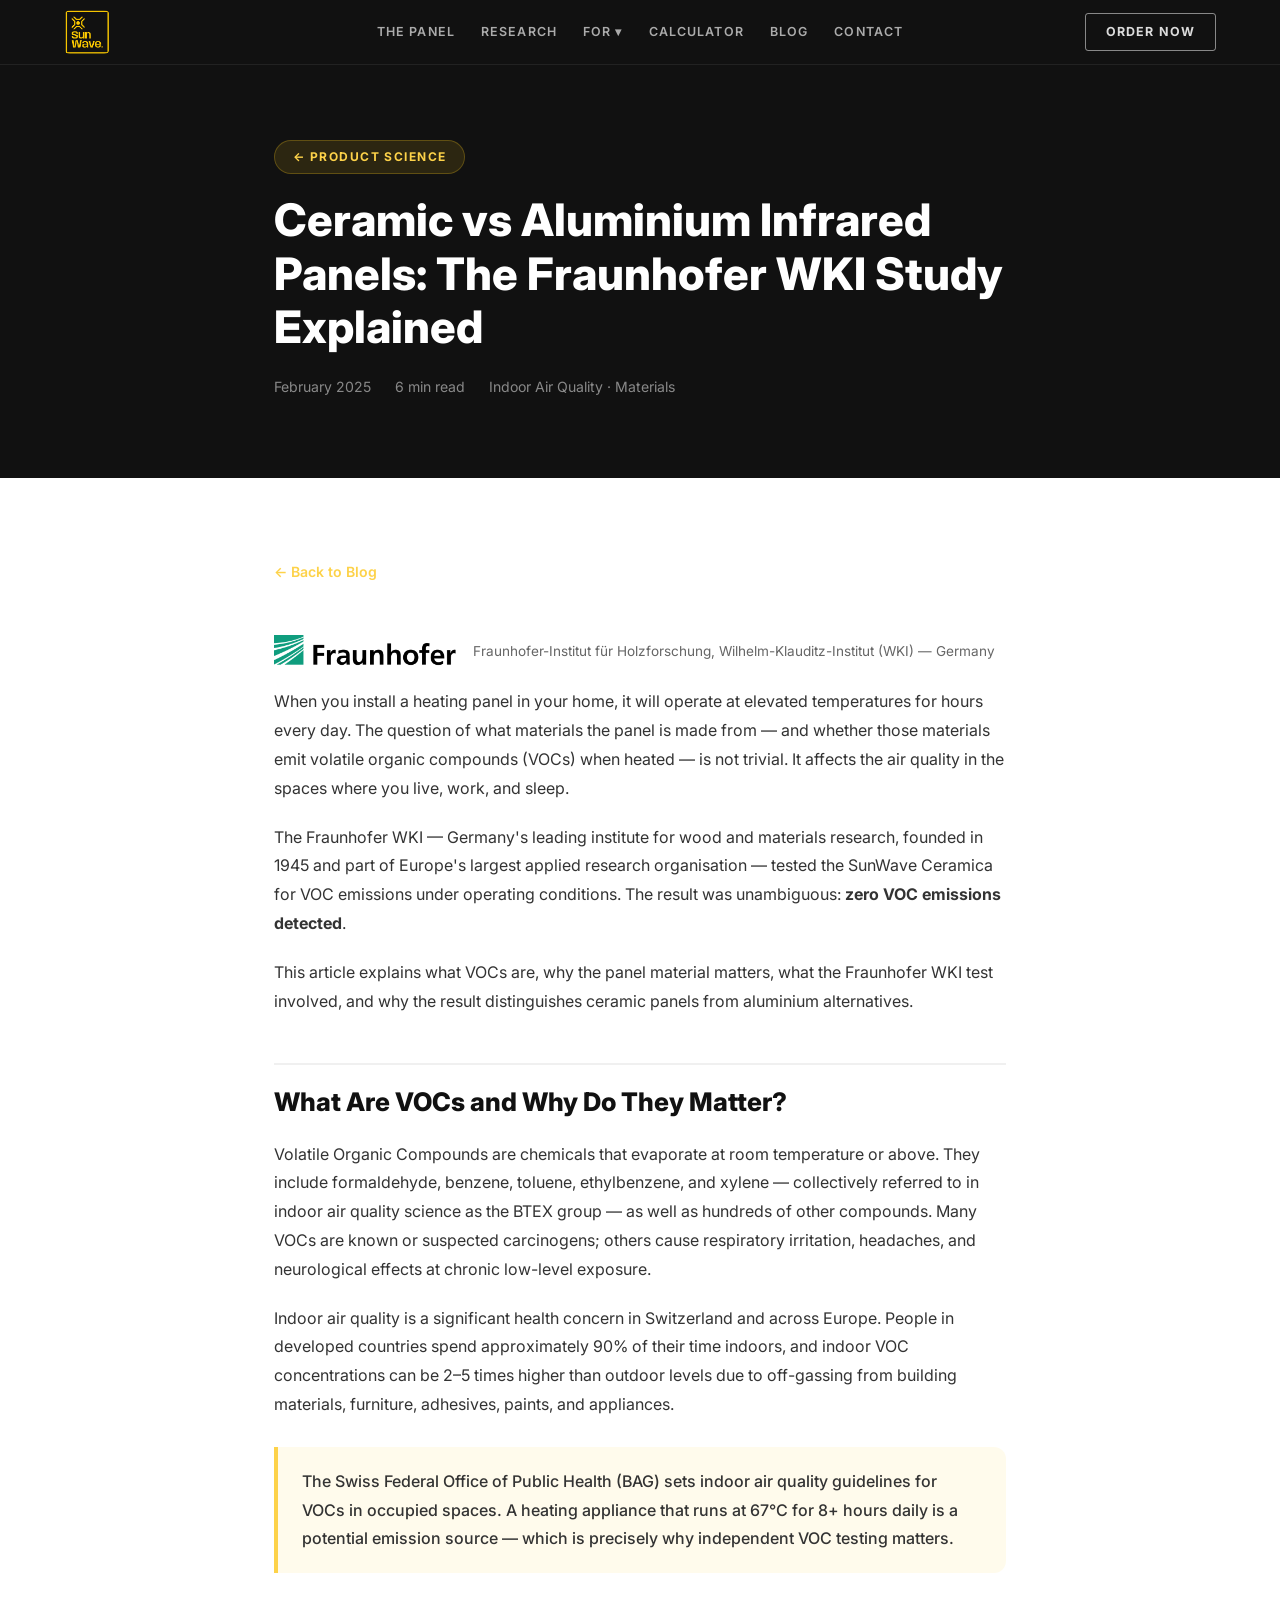
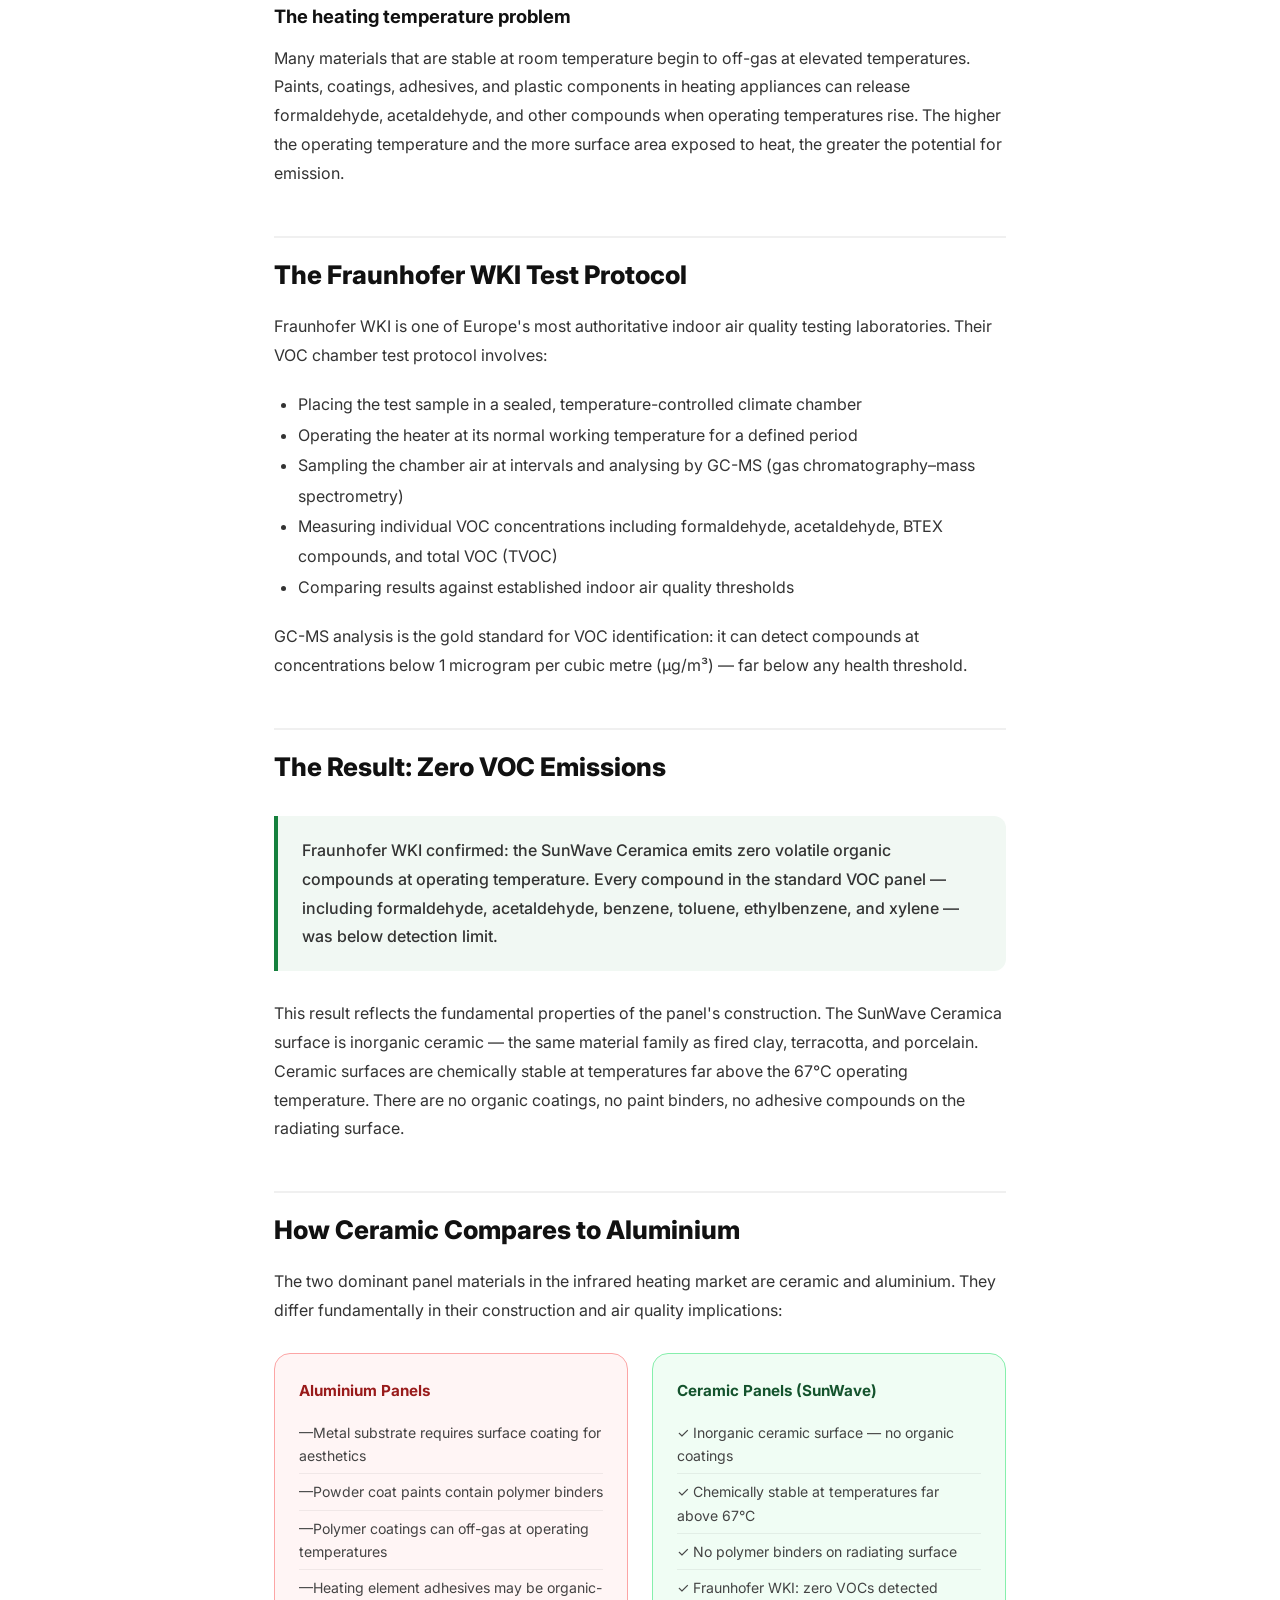
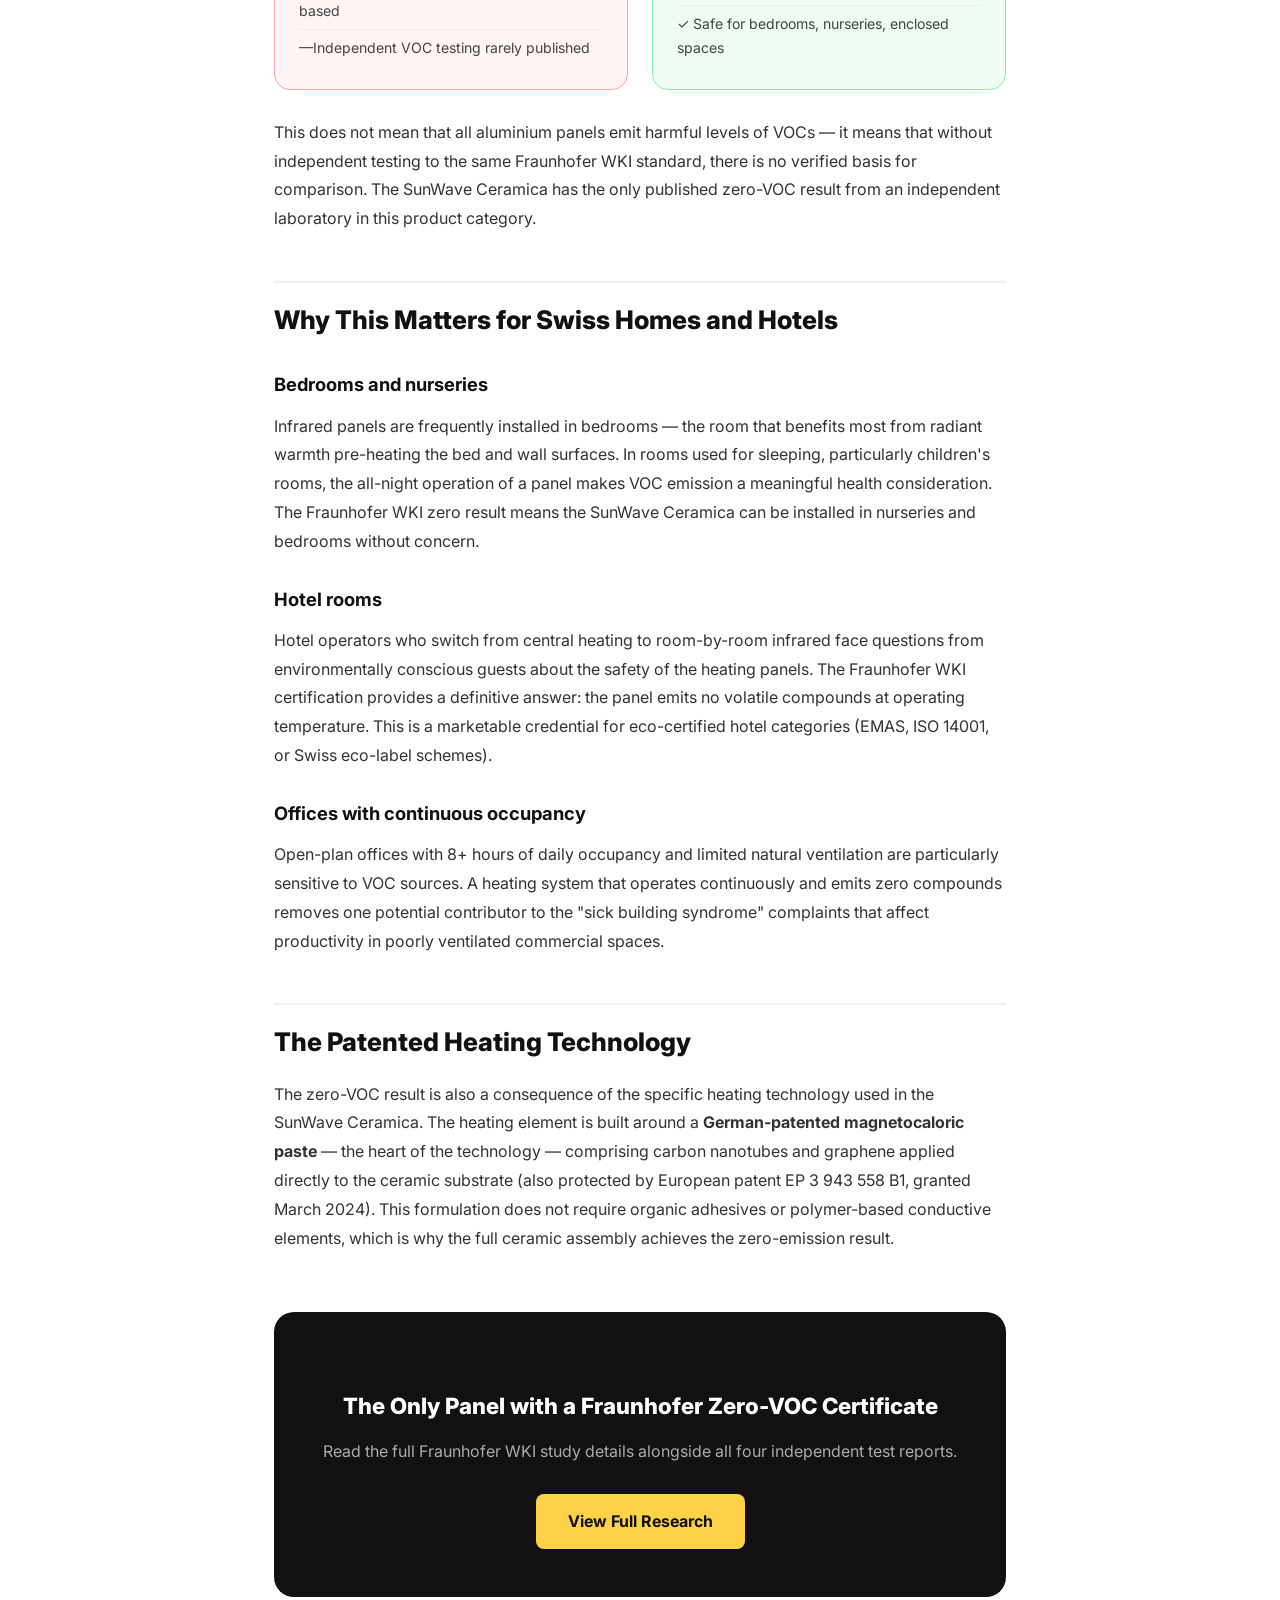
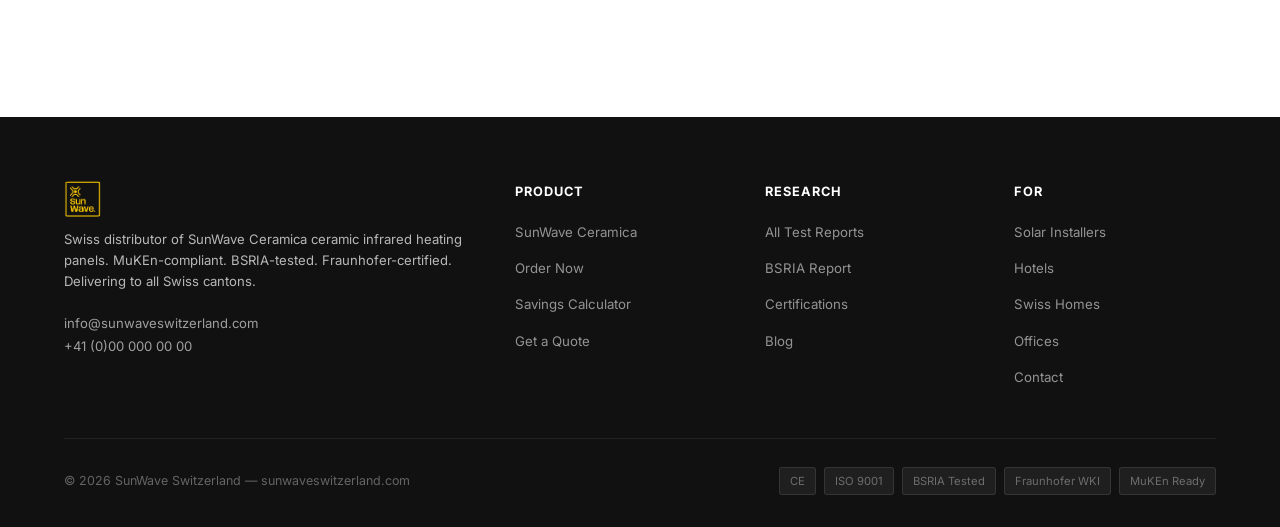
<file: blog/ceramic-vs-aluminium-infrared-panels.html>
﻿<!DOCTYPE html>
<html lang="en">
<head>
  <meta charset="UTF-8">
  <meta name="viewport" content="width=device-width, initial-scale=1.0">
  <link rel="icon" type="image/png" href="../images/logo.png">
  <title>Ceramic vs Aluminium Infrared Panels: The Fraunhofer WKI Study | SunWave Switzerland</title>
  <meta name="description" content="Fraunhofer WKI tested ceramic infrared panels for VOC emissions. Zero volatile organic compounds detected. What this means for indoor air quality and why it matters for homes with children.">
  <link rel="preconnect" href="https://fonts.googleapis.com">
  <link rel="preconnect" href="https://fonts.gstatic.com" crossorigin>
  <link href="https://fonts.googleapis.com/css2?family=Inter:wght@300;400;500;600;700;800&display=swap" rel="stylesheet">
  <link rel="stylesheet" href="../css/style.css">
  <style>
    .article-hero { padding: 140px 0 80px; background: var(--dark); }
    .article-hero__inner { max-width: 780px; margin: 0 auto; padding: 0 24px; }
    .article-hero__tag { display: inline-block; background: rgba(245,197,24,0.12); color: var(--gold); font-size: 0.75rem; font-weight: 700; letter-spacing: 0.12em; text-transform: uppercase; padding: 6px 18px; border-radius: 100px; border: 1px solid rgba(245,197,24,0.25); margin-bottom: 20px; text-decoration: none; }
    .article-hero h1 { font-size: clamp(1.8rem, 4vw, 2.8rem); font-weight: 800; color: #fff; line-height: 1.2; margin-bottom: 20px; }
    .article-hero__meta { color: rgba(255,255,255,0.5); font-size: 0.88rem; }
    .article-hero__meta span { margin-right: 20px; }
    .article-body { background: #fff; padding: 80px 0 120px; }
    .article-body__inner { max-width: 780px; margin: 0 auto; padding: 0 24px; }
    .article-body p { font-size: 1rem; color: #333; line-height: 1.8; margin-bottom: 20px; }
    .article-body h2 { font-size: 1.6rem; font-weight: 800; color: var(--dark); margin: 48px 0 16px; padding-top: 16px; border-top: 2px solid #f0f0f0; }
    .article-body h3 { font-size: 1.15rem; font-weight: 700; color: var(--dark); margin: 28px 0 12px; }
    .callout { background: rgba(245,197,24,0.08); border-left: 4px solid var(--gold); border-radius: 0 12px 12px 0; padding: 20px 24px; margin: 28px 0; }
    .callout p { margin: 0; font-weight: 500; color: #333; }
    .callout-green { background: rgba(21,128,61,0.06); border-left: 4px solid #15803d; border-radius: 0 12px 12px 0; padding: 20px 24px; margin: 28px 0; }
    .callout-green p { margin: 0; font-weight: 500; color: #333; }
    .compare-grid { display: grid; grid-template-columns: 1fr 1fr; gap: 24px; margin: 28px 0; }
    .compare-card { border-radius: 16px; padding: 24px; }
    .compare-card--bad { background: #fff5f5; border: 1px solid #fca5a5; }
    .compare-card--good { background: #f0fdf4; border: 1px solid #86efac; }
    .compare-card h4 { font-size: 0.95rem; font-weight: 700; margin-bottom: 12px; }
    .compare-card--bad h4 { color: #991b1b; }
    .compare-card--good h4 { color: #14532d; }
    .compare-card ul { list-style: none; padding: 0; margin: 0; }
    .compare-card ul li { font-size: 0.88rem; color: #444; padding: 6px 0; border-bottom: 1px solid rgba(0,0,0,0.06); display: flex; gap: 10px; }
    .compare-card ul li:last-child { border-bottom: none; }
    .logo-strip { display: flex; align-items: center; gap: 16px; margin: 20px 0; }
    .article-cta { background: var(--dark); border-radius: 20px; padding: 48px; text-align: center; margin-top: 60px; }
    .article-cta h3 { font-size: 1.4rem; font-weight: 800; color: #fff; margin-bottom: 12px; }
    .article-cta p { color: rgba(255,255,255,0.65); margin-bottom: 28px; }
    .btn-gold { display: inline-flex; align-items: center; gap: 8px; background: var(--gold); color: var(--dark); font-weight: 700; font-size: 1rem; padding: 14px 32px; border-radius: 8px; text-decoration: none; }
    .back-link { display: inline-flex; align-items: center; gap: 6px; color: var(--gold); font-size: 0.88rem; font-weight: 600; text-decoration: none; margin-bottom: 32px; }
    @media (max-width: 640px) { .compare-grid { grid-template-columns: 1fr; } }
  </style>
</head>
<body>

<nav class="nav" id="nav">
  <div class="nav__inner">
    <a href="../index.html" class="nav__logo">
      <img src="../images/logo.png" alt="SunWave Switzerland" style="height:44px;display:block;border-radius:6px;">
    </a>
    <div class="nav__links">
      <a href="../product.html">The Panel</a>
      <a href="../research.html">Research</a>
      <div class="nav__drop">
        <button class="nav__drop-btn">For &#9662;</button>
        <div class="nav__drop-menu" id="nav-drop-menu">
          <a href="../for-solar.html">Solar Installers</a>
          <a href="../for-hotels.html">Hotels &amp; Hospitality</a>
          <a href="../for-homes.html">Swiss Homes</a>
          <a href="../for-offices.html">Offices &amp; Commercial</a>
        </div>
      </div>
      <a href="../index.html#calculator">Calculator</a>
      <a href="../blog/index.html">Blog</a>
      <a href="../contact.html">Contact</a>
    </div>
    <div class="nav__right">
      <a href="../product.html" class="nav__order-btn">Order Now</a>
      <button class="nav__hamburger" id="nav-hamburger" aria-label="Menu">
        <span></span><span></span><span></span>
      </button>
    </div>
  </div>
  <div class="nav__mobile" id="nav-mobile">
    <a href="../product.html">The Panel</a>
    <a href="../research.html">Research</a>
    <a href="../for-solar.html">Solar Installers</a>
    <a href="../for-hotels.html">Hotels &amp; Hospitality</a>
    <a href="../for-homes.html">Swiss Homes</a>
    <a href="../for-offices.html">Offices &amp; Commercial</a>
    <a href="../index.html#calculator">Calculator</a>
    <a href="../blog/index.html">Blog</a>
    <a href="../contact.html">Contact</a>
    <a href="../product.html" class="nav__mobile-order">Order Now</a>
  </div>
</nav>

<section class="article-hero">
  <div class="article-hero__inner">
    <a href="index.html" class="article-hero__tag">← Product Science</a>
    <h1>Ceramic vs Aluminium Infrared Panels: The Fraunhofer WKI Study Explained</h1>
    <div class="article-hero__meta">
      <span>February 2025</span>
      <span>6 min read</span>
      <span>Indoor Air Quality · Materials</span>
    </div>
  </div>
</section>

<section class="article-body">
  <div class="article-body__inner">
    <a href="index.html" class="back-link">← Back to Blog</a>

    <div class="logo-strip">
      <img src="../images/logo-fraunhofer.png" alt="Fraunhofer WKI" style="height:32px;width:auto;object-fit:contain;">
      <span style="font-size:0.85rem;color:#666;">Fraunhofer-Institut für Holzforschung, Wilhelm-Klauditz-Institut (WKI) — Germany</span>
    </div>

    <p>When you install a heating panel in your home, it will operate at elevated temperatures for hours every day. The question of what materials the panel is made from — and whether those materials emit volatile organic compounds (VOCs) when heated — is not trivial. It affects the air quality in the spaces where you live, work, and sleep.</p>

    <p>The Fraunhofer WKI — Germany's leading institute for wood and materials research, founded in 1945 and part of Europe's largest applied research organisation — tested the SunWave Ceramica for VOC emissions under operating conditions. The result was unambiguous: <strong>zero VOC emissions detected</strong>.</p>

    <p>This article explains what VOCs are, why the panel material matters, what the Fraunhofer WKI test involved, and why the result distinguishes ceramic panels from aluminium alternatives.</p>

    <h2>What Are VOCs and Why Do They Matter?</h2>

    <p>Volatile Organic Compounds are chemicals that evaporate at room temperature or above. They include formaldehyde, benzene, toluene, ethylbenzene, and xylene — collectively referred to in indoor air quality science as the BTEX group — as well as hundreds of other compounds. Many VOCs are known or suspected carcinogens; others cause respiratory irritation, headaches, and neurological effects at chronic low-level exposure.</p>

    <p>Indoor air quality is a significant health concern in Switzerland and across Europe. People in developed countries spend approximately 90% of their time indoors, and indoor VOC concentrations can be 2–5 times higher than outdoor levels due to off-gassing from building materials, furniture, adhesives, paints, and appliances.</p>

    <div class="callout">
      <p>The Swiss Federal Office of Public Health (BAG) sets indoor air quality guidelines for VOCs in occupied spaces. A heating appliance that runs at 67°C for 8+ hours daily is a potential emission source — which is precisely why independent VOC testing matters.</p>
    </div>

    <h3>The heating temperature problem</h3>
    <p>Many materials that are stable at room temperature begin to off-gas at elevated temperatures. Paints, coatings, adhesives, and plastic components in heating appliances can release formaldehyde, acetaldehyde, and other compounds when operating temperatures rise. The higher the operating temperature and the more surface area exposed to heat, the greater the potential for emission.</p>

    <h2>The Fraunhofer WKI Test Protocol</h2>

    <p>Fraunhofer WKI is one of Europe's most authoritative indoor air quality testing laboratories. Their VOC chamber test protocol involves:</p>

    <ul style="margin:0 0 20px 24px;line-height:1.9;color:#333;">
      <li>Placing the test sample in a sealed, temperature-controlled climate chamber</li>
      <li>Operating the heater at its normal working temperature for a defined period</li>
      <li>Sampling the chamber air at intervals and analysing by GC-MS (gas chromatography–mass spectrometry)</li>
      <li>Measuring individual VOC concentrations including formaldehyde, acetaldehyde, BTEX compounds, and total VOC (TVOC)</li>
      <li>Comparing results against established indoor air quality thresholds</li>
    </ul>

    <p>GC-MS analysis is the gold standard for VOC identification: it can detect compounds at concentrations below 1 microgram per cubic metre (µg/m³) — far below any health threshold.</p>

    <h2>The Result: Zero VOC Emissions</h2>

    <div class="callout-green">
      <p>Fraunhofer WKI confirmed: the SunWave Ceramica emits zero volatile organic compounds at operating temperature. Every compound in the standard VOC panel — including formaldehyde, acetaldehyde, benzene, toluene, ethylbenzene, and xylene — was below detection limit.</p>
    </div>

    <p>This result reflects the fundamental properties of the panel's construction. The SunWave Ceramica surface is inorganic ceramic — the same material family as fired clay, terracotta, and porcelain. Ceramic surfaces are chemically stable at temperatures far above the 67°C operating temperature. There are no organic coatings, no paint binders, no adhesive compounds on the radiating surface.</p>

    <h2>How Ceramic Compares to Aluminium</h2>

    <p>The two dominant panel materials in the infrared heating market are ceramic and aluminium. They differ fundamentally in their construction and air quality implications:</p>

    <div class="compare-grid">
      <div class="compare-card compare-card--bad">
        <h4>Aluminium Panels</h4>
        <ul>
          <li>—Metal substrate requires surface coating for aesthetics</li>
          <li>—Powder coat paints contain polymer binders</li>
          <li>—Polymer coatings can off-gas at operating temperatures</li>
          <li>—Heating element adhesives may be organic-based</li>
          <li>—Independent VOC testing rarely published</li>
        </ul>
      </div>
      <div class="compare-card compare-card--good">
        <h4>Ceramic Panels (SunWave)</h4>
        <ul>
          <li>✓ Inorganic ceramic surface — no organic coatings</li>
          <li>✓ Chemically stable at temperatures far above 67°C</li>
          <li>✓ No polymer binders on radiating surface</li>
          <li>✓ Fraunhofer WKI: zero VOCs detected</li>
          <li>✓ Safe for bedrooms, nurseries, enclosed spaces</li>
        </ul>
      </div>
    </div>

    <p>This does not mean that all aluminium panels emit harmful levels of VOCs — it means that without independent testing to the same Fraunhofer WKI standard, there is no verified basis for comparison. The SunWave Ceramica has the only published zero-VOC result from an independent laboratory in this product category.</p>

    <h2>Why This Matters for Swiss Homes and Hotels</h2>

    <h3>Bedrooms and nurseries</h3>
    <p>Infrared panels are frequently installed in bedrooms — the room that benefits most from radiant warmth pre-heating the bed and wall surfaces. In rooms used for sleeping, particularly children's rooms, the all-night operation of a panel makes VOC emission a meaningful health consideration. The Fraunhofer WKI zero result means the SunWave Ceramica can be installed in nurseries and bedrooms without concern.</p>

    <h3>Hotel rooms</h3>
    <p>Hotel operators who switch from central heating to room-by-room infrared face questions from environmentally conscious guests about the safety of the heating panels. The Fraunhofer WKI certification provides a definitive answer: the panel emits no volatile compounds at operating temperature. This is a marketable credential for eco-certified hotel categories (EMAS, ISO 14001, or Swiss eco-label schemes).</p>

    <h3>Offices with continuous occupancy</h3>
    <p>Open-plan offices with 8+ hours of daily occupancy and limited natural ventilation are particularly sensitive to VOC sources. A heating system that operates continuously and emits zero compounds removes one potential contributor to the "sick building syndrome" complaints that affect productivity in poorly ventilated commercial spaces.</p>

    <h2>The Patented Heating Technology</h2>

    <p>The zero-VOC result is also a consequence of the specific heating technology used in the SunWave Ceramica. The heating element is built around a <strong>German-patented magnetocaloric paste</strong> — the heart of the technology — comprising carbon nanotubes and graphene applied directly to the ceramic substrate (also protected by European patent EP 3 943 558 B1, granted March 2024). This formulation does not require organic adhesives or polymer-based conductive elements, which is why the full ceramic assembly achieves the zero-emission result.</p>

    <div class="article-cta">
      <h3>The Only Panel with a Fraunhofer Zero-VOC Certificate</h3>
      <p>Read the full Fraunhofer WKI study details alongside all four independent test reports.</p>
      <a href="../research.html#fraunhofer" class="btn-gold">View Full Research</a>
    </div>
  </div>
</section>

<footer class="footer">
  <div class="container">
    <div class="footer__grid">
      <div class="footer__brand">
        <div class="footer__logo" style="display:flex;align-items:center;gap:8px">
          <img src="../images/logo.png" alt="SunWave Switzerland" style="height:36px;display:block;border-radius:4px;">
        </div>
        <p class="footer__tagline">Swiss distributor of SunWave Ceramica ceramic infrared heating panels. MuKEn-compliant. BSRIA-tested. Fraunhofer-certified.<br>Delivering to all Swiss cantons.</p>
        <div class="footer__contact">
          <a href="mailto:info@sunwaveswitzerland.com">info@sunwaveswitzerland.com</a><br>
          <a href="tel:+41000000000">+41 (0)00 000 00 00</a>
        </div>
      </div>
      <div class="footer__col">
        <h4>Product</h4>
        <ul>
          <li><a href="../product.html">SunWave Ceramica</a></li>
          <li><a href="../product.html#order">Order Now</a></li>
          <li><a href="../index.html#calculator">Savings Calculator</a></li>
          <li><a href="../contact.html">Get a Quote</a></li>
        </ul>
      </div>
      <div class="footer__col">
        <h4>Research</h4>
        <ul>
          <li><a href="../research.html">All Test Reports</a></li>
          <li><a href="../research.html#bsria">BSRIA Report</a></li>
          <li><a href="../research.html#certifications">Certifications</a></li>
          <li><a href="index.html">Blog</a></li>
        </ul>
      </div>
      <div class="footer__col">
        <h4>For</h4>
        <ul>
          <li><a href="../for-solar.html">Solar Installers</a></li>
          <li><a href="../for-hotels.html">Hotels</a></li>
          <li><a href="../for-homes.html">Swiss Homes</a></li>
          <li><a href="../for-offices.html">Offices</a></li>
          <li><a href="../contact.html">Contact</a></li>
        </ul>
      </div>
    </div>
    <div class="footer__bottom">
      <div>&copy; 2026 SunWave Switzerland &mdash; sunwaveswitzerland.com</div>
      <div class="footer__certs">
        <span class="footer__cert-tag">CE</span>
        <span class="footer__cert-tag">ISO 9001</span>
        <span class="footer__cert-tag">BSRIA Tested</span>
        <span class="footer__cert-tag">Fraunhofer WKI</span>
        <span class="footer__cert-tag">MuKEn Ready</span>
      </div>
    </div>
  </div>
</footer>

<script src="../js/main.js"></script>
</body>
</html>
</file>
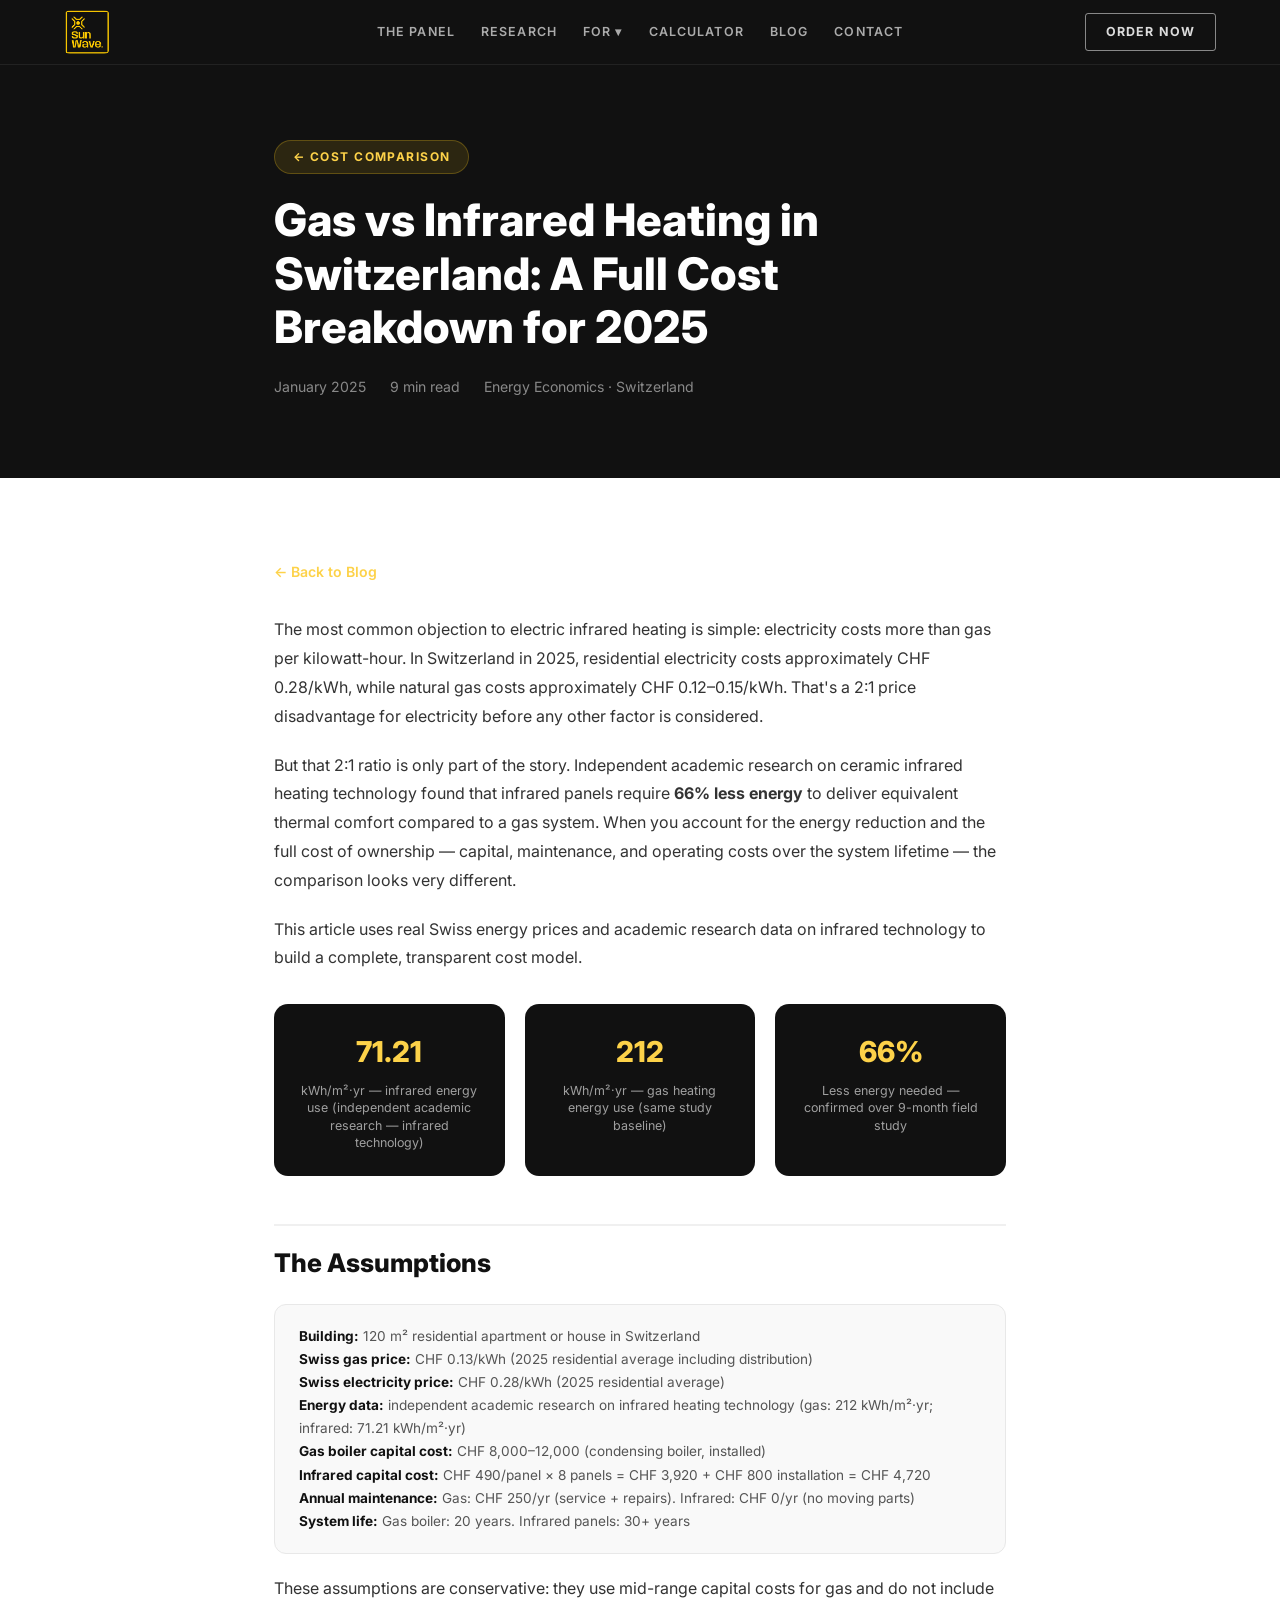
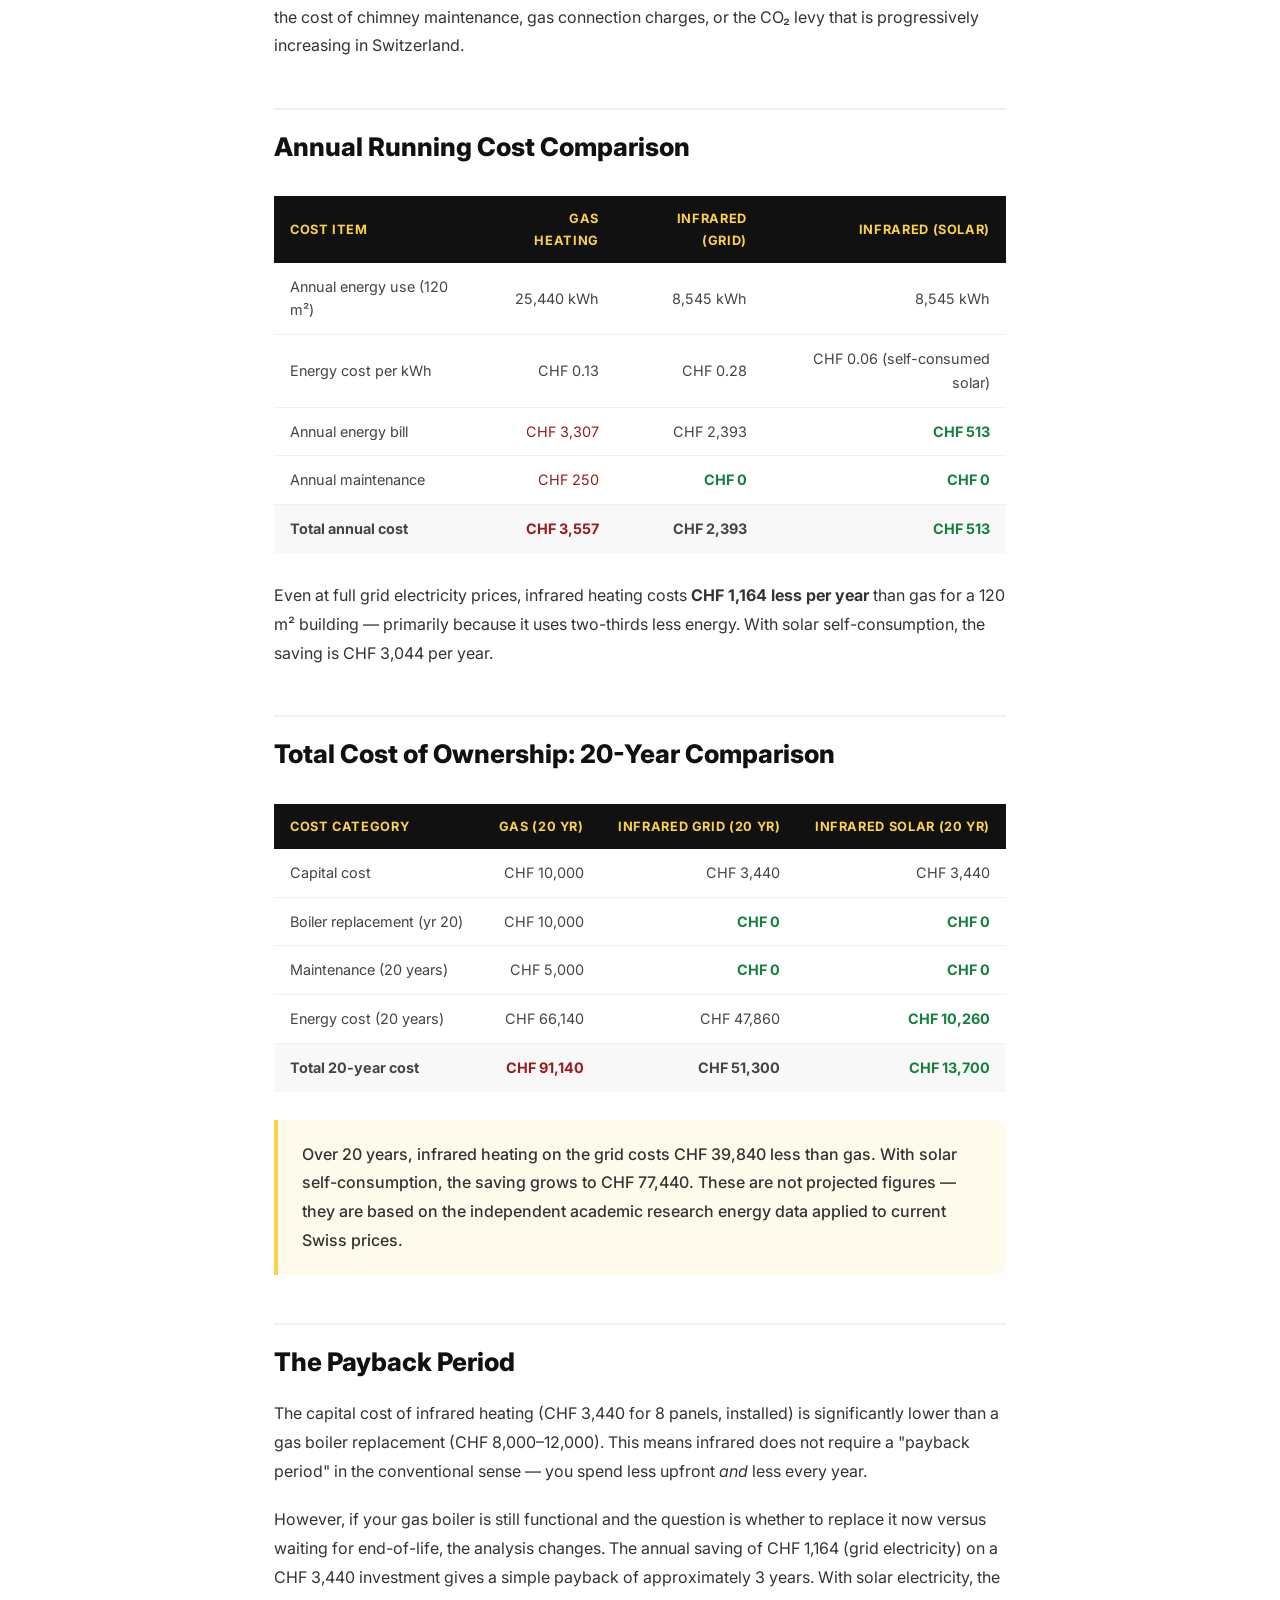
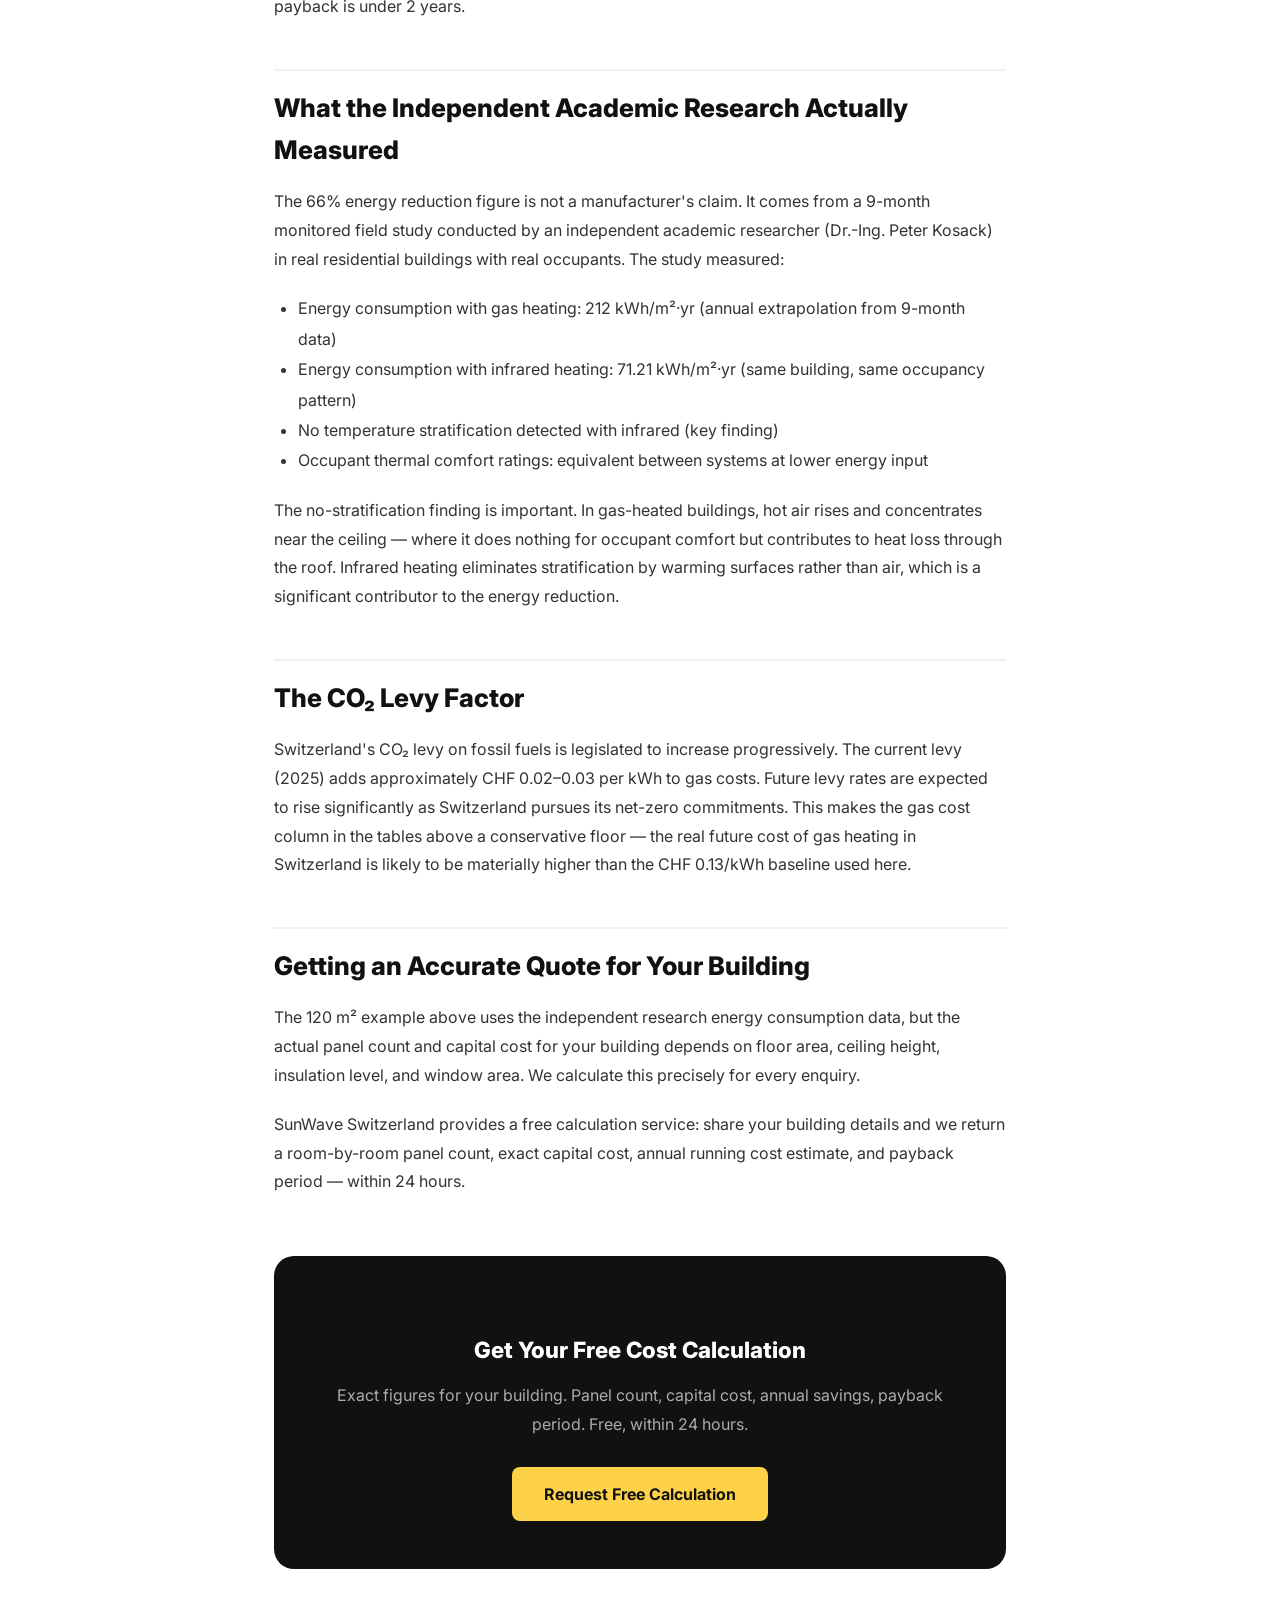
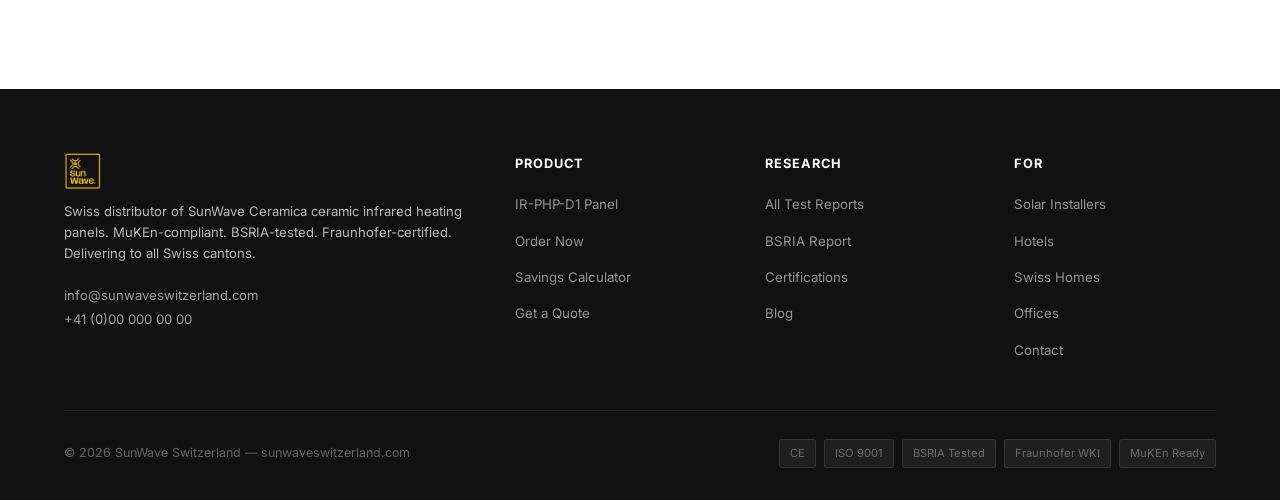
<file: blog/gas-vs-infrared-heating-cost-switzerland.html>
﻿<!DOCTYPE html>
<html lang="en">
<head>
  <meta charset="UTF-8">
  <meta name="viewport" content="width=device-width, initial-scale=1.0">
  <link rel="icon" type="image/png" href="../images/logo.png">
  <title>Gas vs Infrared Heating Cost in Switzerland 2025 | SunWave Switzerland</title>
  <meta name="description" content="Full cost comparison: gas heating vs SunWave Ceramica infrared in Switzerland. Using independent academic research on infrared heating technology and 2025 Swiss energy prices. Capital cost, running cost, payback period.">
  <link rel="preconnect" href="https://fonts.googleapis.com">
  <link rel="preconnect" href="https://fonts.gstatic.com" crossorigin>
  <link href="https://fonts.googleapis.com/css2?family=Inter:wght@300;400;500;600;700;800&display=swap" rel="stylesheet">
  <link rel="stylesheet" href="../css/style.css">
  <style>
    .article-hero { padding: 140px 0 80px; background: var(--dark); }
    .article-hero__inner { max-width: 780px; margin: 0 auto; padding: 0 24px; }
    .article-hero__tag { display: inline-block; background: rgba(245,197,24,0.12); color: var(--gold); font-size: 0.75rem; font-weight: 700; letter-spacing: 0.12em; text-transform: uppercase; padding: 6px 18px; border-radius: 100px; border: 1px solid rgba(245,197,24,0.25); margin-bottom: 20px; text-decoration: none; }
    .article-hero h1 { font-size: clamp(1.8rem, 4vw, 2.8rem); font-weight: 800; color: #fff; line-height: 1.2; margin-bottom: 20px; }
    .article-hero__meta { color: rgba(255,255,255,0.5); font-size: 0.88rem; }
    .article-hero__meta span { margin-right: 20px; }
    .article-body { background: #fff; padding: 80px 0 120px; }
    .article-body__inner { max-width: 780px; margin: 0 auto; padding: 0 24px; }
    .article-body p { font-size: 1rem; color: #333; line-height: 1.8; margin-bottom: 20px; }
    .article-body h2 { font-size: 1.6rem; font-weight: 800; color: var(--dark); margin: 48px 0 16px; padding-top: 16px; border-top: 2px solid #f0f0f0; }
    .article-body h3 { font-size: 1.15rem; font-weight: 700; color: var(--dark); margin: 28px 0 12px; }
    .callout { background: rgba(245,197,24,0.08); border-left: 4px solid var(--gold); border-radius: 0 12px 12px 0; padding: 20px 24px; margin: 28px 0; }
    .callout p { margin: 0; font-weight: 500; color: #333; }
    .cost-table { width: 100%; border-collapse: collapse; margin: 28px 0; font-size: 0.9rem; }
    .cost-table th { background: var(--dark); color: var(--gold); padding: 12px 16px; text-align: left; font-weight: 700; font-size: 0.8rem; letter-spacing: 0.05em; text-transform: uppercase; }
    .cost-table th:not(:first-child) { text-align: right; }
    .cost-table td { padding: 12px 16px; border-bottom: 1px solid #f0f0f0; color: #444; }
    .cost-table td:not(:first-child) { text-align: right; }
    .cost-table tr:last-child td { border-bottom: none; font-weight: 700; background: #f8f8f8; }
    .cost-table .winner { color: #15803d; font-weight: 700; }
    .cost-table .loser { color: #991b1b; }
    .stat-bar { display: grid; grid-template-columns: repeat(3,1fr); gap: 20px; margin: 32px 0; }
    .stat-box { background: var(--dark); border-radius: 14px; padding: 24px; text-align: center; }
    .stat-box__val { font-size: 1.8rem; font-weight: 800; color: var(--gold); }
    .stat-box__label { font-size: 0.78rem; color: rgba(255,255,255,0.6); margin-top: 6px; line-height: 1.4; }
    .assumption-box { background: #f9f9f9; border: 1px solid #e8e8e8; border-radius: 12px; padding: 20px 24px; margin: 20px 0; font-size: 0.85rem; color: #555; line-height: 1.7; }
    .assumption-box strong { color: var(--dark); }
    .article-cta { background: var(--dark); border-radius: 20px; padding: 48px; text-align: center; margin-top: 60px; }
    .article-cta h3 { font-size: 1.4rem; font-weight: 800; color: #fff; margin-bottom: 12px; }
    .article-cta p { color: rgba(255,255,255,0.65); margin-bottom: 28px; }
    .btn-gold { display: inline-flex; align-items: center; gap: 8px; background: var(--gold); color: var(--dark); font-weight: 700; font-size: 1rem; padding: 14px 32px; border-radius: 8px; text-decoration: none; }
    .back-link { display: inline-flex; align-items: center; gap: 6px; color: var(--gold); font-size: 0.88rem; font-weight: 600; text-decoration: none; margin-bottom: 32px; }
    @media (max-width: 640px) { .stat-bar { grid-template-columns: 1fr; } }
  </style>
</head>
<body>

<nav class="nav" id="nav">
  <div class="nav__inner">
    <a href="../index.html" class="nav__logo">
      <img src="../images/logo.png" alt="SunWave Switzerland" style="height:44px;display:block;border-radius:6px;">
    </a>
    <div class="nav__links">
      <a href="../product.html">The Panel</a>
      <a href="../research.html">Research</a>
      <div class="nav__drop">
        <button class="nav__drop-btn">For &#9662;</button>
        <div class="nav__drop-menu" id="nav-drop-menu">
          <a href="../for-solar.html">Solar Installers</a>
          <a href="../for-hotels.html">Hotels &amp; Hospitality</a>
          <a href="../for-homes.html">Swiss Homes</a>
          <a href="../for-offices.html">Offices &amp; Commercial</a>
        </div>
      </div>
      <a href="../index.html#calculator">Calculator</a>
      <a href="../blog/index.html">Blog</a>
      <a href="../contact.html">Contact</a>
    </div>
    <div class="nav__right">
      <a href="../product.html" class="nav__order-btn">Order Now</a>
      <button class="nav__hamburger" id="nav-hamburger" aria-label="Menu">
        <span></span><span></span><span></span>
      </button>
    </div>
  </div>
  <div class="nav__mobile" id="nav-mobile">
    <a href="../product.html">The Panel</a>
    <a href="../research.html">Research</a>
    <a href="../for-solar.html">Solar Installers</a>
    <a href="../for-hotels.html">Hotels &amp; Hospitality</a>
    <a href="../for-homes.html">Swiss Homes</a>
    <a href="../for-offices.html">Offices &amp; Commercial</a>
    <a href="../index.html#calculator">Calculator</a>
    <a href="../blog/index.html">Blog</a>
    <a href="../contact.html">Contact</a>
    <a href="../product.html" class="nav__mobile-order">Order Now</a>
  </div>
</nav>

<section class="article-hero">
  <div class="article-hero__inner">
    <a href="index.html" class="article-hero__tag">← Cost Comparison</a>
    <h1>Gas vs Infrared Heating in Switzerland: A Full Cost Breakdown for 2025</h1>
    <div class="article-hero__meta">
      <span>January 2025</span>
      <span>9 min read</span>
      <span>Energy Economics · Switzerland</span>
    </div>
  </div>
</section>

<section class="article-body">
  <div class="article-body__inner">
    <a href="index.html" class="back-link">← Back to Blog</a>

    <p>The most common objection to electric infrared heating is simple: electricity costs more than gas per kilowatt-hour. In Switzerland in 2025, residential electricity costs approximately CHF 0.28/kWh, while natural gas costs approximately CHF 0.12–0.15/kWh. That's a 2:1 price disadvantage for electricity before any other factor is considered.</p>

    <p>But that 2:1 ratio is only part of the story. Independent academic research on ceramic infrared heating technology found that infrared panels require <strong>66% less energy</strong> to deliver equivalent thermal comfort compared to a gas system. When you account for the energy reduction and the full cost of ownership — capital, maintenance, and operating costs over the system lifetime — the comparison looks very different.</p>

    <p>This article uses real Swiss energy prices and academic research data on infrared technology to build a complete, transparent cost model.</p>

    <div class="stat-bar">
      <div class="stat-box"><div class="stat-box__val">71.21</div><div class="stat-box__label">kWh/m²·yr — infrared energy use (independent academic research — infrared technology)</div></div>
      <div class="stat-box"><div class="stat-box__val">212</div><div class="stat-box__label">kWh/m²·yr — gas heating energy use (same study baseline)</div></div>
      <div class="stat-box"><div class="stat-box__val">66%</div><div class="stat-box__label">Less energy needed — confirmed over 9-month field study</div></div>
    </div>

    <h2>The Assumptions</h2>

    <div class="assumption-box">
      <strong>Building:</strong> 120 m² residential apartment or house in Switzerland<br>
      <strong>Swiss gas price:</strong> CHF 0.13/kWh (2025 residential average including distribution)<br>
      <strong>Swiss electricity price:</strong> CHF 0.28/kWh (2025 residential average)<br>
      <strong>Energy data:</strong> independent academic research on infrared heating technology (gas: 212 kWh/m²·yr; infrared: 71.21 kWh/m²·yr)<br>
      <strong>Gas boiler capital cost:</strong> CHF 8,000–12,000 (condensing boiler, installed)<br>
      <strong>Infrared capital cost:</strong> CHF 490/panel × 8 panels = CHF 3,920 + CHF 800 installation = CHF 4,720<br>
      <strong>Annual maintenance:</strong> Gas: CHF 250/yr (service + repairs). Infrared: CHF 0/yr (no moving parts)<br>
      <strong>System life:</strong> Gas boiler: 20 years. Infrared panels: 30+ years
    </div>

    <p>These assumptions are conservative: they use mid-range capital costs for gas and do not include the cost of chimney maintenance, gas connection charges, or the CO₂ levy that is progressively increasing in Switzerland.</p>

    <h2>Annual Running Cost Comparison</h2>

    <table class="cost-table">
      <thead>
        <tr>
          <th>Cost Item</th>
          <th>Gas Heating</th>
          <th>Infrared (Grid)</th>
          <th>Infrared (Solar)</th>
        </tr>
      </thead>
      <tbody>
        <tr>
          <td>Annual energy use (120 m²)</td>
          <td>25,440 kWh</td>
          <td>8,545 kWh</td>
          <td>8,545 kWh</td>
        </tr>
        <tr>
          <td>Energy cost per kWh</td>
          <td>CHF 0.13</td>
          <td>CHF 0.28</td>
          <td>CHF 0.06 (self-consumed solar)</td>
        </tr>
        <tr>
          <td>Annual energy bill</td>
          <td class="loser">CHF 3,307</td>
          <td>CHF 2,393</td>
          <td class="winner">CHF 513</td>
        </tr>
        <tr>
          <td>Annual maintenance</td>
          <td class="loser">CHF 250</td>
          <td class="winner">CHF 0</td>
          <td class="winner">CHF 0</td>
        </tr>
        <tr>
          <td><strong>Total annual cost</strong></td>
          <td class="loser"><strong>CHF 3,557</strong></td>
          <td><strong>CHF 2,393</strong></td>
          <td class="winner"><strong>CHF 513</strong></td>
        </tr>
      </tbody>
    </table>

    <p>Even at full grid electricity prices, infrared heating costs <strong>CHF 1,164 less per year</strong> than gas for a 120 m² building — primarily because it uses two-thirds less energy. With solar self-consumption, the saving is CHF 3,044 per year.</p>

    <h2>Total Cost of Ownership: 20-Year Comparison</h2>

    <table class="cost-table">
      <thead>
        <tr>
          <th>Cost Category</th>
          <th>Gas (20 yr)</th>
          <th>Infrared Grid (20 yr)</th>
          <th>Infrared Solar (20 yr)</th>
        </tr>
      </thead>
      <tbody>
        <tr>
          <td>Capital cost</td>
          <td>CHF 10,000</td>
          <td>CHF 3,440</td>
          <td>CHF 3,440</td>
        </tr>
        <tr>
          <td>Boiler replacement (yr 20)</td>
          <td>CHF 10,000</td>
          <td class="winner">CHF 0</td>
          <td class="winner">CHF 0</td>
        </tr>
        <tr>
          <td>Maintenance (20 years)</td>
          <td>CHF 5,000</td>
          <td class="winner">CHF 0</td>
          <td class="winner">CHF 0</td>
        </tr>
        <tr>
          <td>Energy cost (20 years)</td>
          <td>CHF 66,140</td>
          <td>CHF 47,860</td>
          <td class="winner">CHF 10,260</td>
        </tr>
        <tr>
          <td><strong>Total 20-year cost</strong></td>
          <td class="loser"><strong>CHF 91,140</strong></td>
          <td><strong>CHF 51,300</strong></td>
          <td class="winner"><strong>CHF 13,700</strong></td>
        </tr>
      </tbody>
    </table>

    <div class="callout">
      <p>Over 20 years, infrared heating on the grid costs CHF 39,840 less than gas. With solar self-consumption, the saving grows to CHF 77,440. These are not projected figures — they are based on the independent academic research energy data applied to current Swiss prices.</p>
    </div>

    <h2>The Payback Period</h2>

    <p>The capital cost of infrared heating (CHF 3,440 for 8 panels, installed) is significantly lower than a gas boiler replacement (CHF 8,000–12,000). This means infrared does not require a "payback period" in the conventional sense — you spend less upfront <em>and</em> less every year.</p>

    <p>However, if your gas boiler is still functional and the question is whether to replace it now versus waiting for end-of-life, the analysis changes. The annual saving of CHF 1,164 (grid electricity) on a CHF 3,440 investment gives a simple payback of approximately 3 years. With solar electricity, the payback is under 2 years.</p>

    <h2>What the Independent Academic Research Actually Measured</h2>

    <p>The 66% energy reduction figure is not a manufacturer's claim. It comes from a 9-month monitored field study conducted by an independent academic researcher (Dr.-Ing. Peter Kosack) in real residential buildings with real occupants. The study measured:</p>

    <ul style="margin:0 0 20px 24px;line-height:1.9;color:#333;">
      <li>Energy consumption with gas heating: 212 kWh/m²·yr (annual extrapolation from 9-month data)</li>
      <li>Energy consumption with infrared heating: 71.21 kWh/m²·yr (same building, same occupancy pattern)</li>
      <li>No temperature stratification detected with infrared (key finding)</li>
      <li>Occupant thermal comfort ratings: equivalent between systems at lower energy input</li>
    </ul>

    <p>The no-stratification finding is important. In gas-heated buildings, hot air rises and concentrates near the ceiling — where it does nothing for occupant comfort but contributes to heat loss through the roof. Infrared heating eliminates stratification by warming surfaces rather than air, which is a significant contributor to the energy reduction.</p>

    <h2>The CO₂ Levy Factor</h2>

    <p>Switzerland's CO₂ levy on fossil fuels is legislated to increase progressively. The current levy (2025) adds approximately CHF 0.02–0.03 per kWh to gas costs. Future levy rates are expected to rise significantly as Switzerland pursues its net-zero commitments. This makes the gas cost column in the tables above a conservative floor — the real future cost of gas heating in Switzerland is likely to be materially higher than the CHF 0.13/kWh baseline used here.</p>

    <h2>Getting an Accurate Quote for Your Building</h2>

    <p>The 120 m² example above uses the independent research energy consumption data, but the actual panel count and capital cost for your building depends on floor area, ceiling height, insulation level, and window area. We calculate this precisely for every enquiry.</p>

    <p>SunWave Switzerland provides a free calculation service: share your building details and we return a room-by-room panel count, exact capital cost, annual running cost estimate, and payback period — within 24 hours.</p>

    <div class="article-cta">
      <h3>Get Your Free Cost Calculation</h3>
      <p>Exact figures for your building. Panel count, capital cost, annual savings, payback period. Free, within 24 hours.</p>
      <a href="../contact.html" class="btn-gold">Request Free Calculation</a>
    </div>
  </div>
</section>

<footer class="footer">
  <div class="container">
    <div class="footer__grid">
      <div class="footer__brand">
        <div class="footer__logo" style="display:flex;align-items:center;gap:8px">
          <img src="../images/logo.png" alt="SunWave Switzerland" style="height:36px;display:block;border-radius:4px;">
        </div>
        <p class="footer__tagline">Swiss distributor of SunWave Ceramica ceramic infrared heating panels. MuKEn-compliant. BSRIA-tested. Fraunhofer-certified.<br>Delivering to all Swiss cantons.</p>
        <div class="footer__contact">
          <a href="mailto:info@sunwaveswitzerland.com">info@sunwaveswitzerland.com</a><br>
          <a href="tel:+41000000000">+41 (0)00 000 00 00</a>
        </div>
      </div>
      <div class="footer__col">
        <h4>Product</h4>
        <ul>
          <li><a href="../product.html">IR-PHP-D1 Panel</a></li>
          <li><a href="../product.html#order">Order Now</a></li>
          <li><a href="../index.html#calculator">Savings Calculator</a></li>
          <li><a href="../contact.html">Get a Quote</a></li>
        </ul>
      </div>
      <div class="footer__col">
        <h4>Research</h4>
        <ul>
          <li><a href="../research.html">All Test Reports</a></li>
          <li><a href="../research.html#bsria">BSRIA Report</a></li>
          <li><a href="../research.html#certifications">Certifications</a></li>
          <li><a href="index.html">Blog</a></li>
        </ul>
      </div>
      <div class="footer__col">
        <h4>For</h4>
        <ul>
          <li><a href="../for-solar.html">Solar Installers</a></li>
          <li><a href="../for-hotels.html">Hotels</a></li>
          <li><a href="../for-homes.html">Swiss Homes</a></li>
          <li><a href="../for-offices.html">Offices</a></li>
          <li><a href="../contact.html">Contact</a></li>
        </ul>
      </div>
    </div>
    <div class="footer__bottom">
      <div>&copy; 2026 SunWave Switzerland &mdash; sunwaveswitzerland.com</div>
      <div class="footer__certs">
        <span class="footer__cert-tag">CE</span>
        <span class="footer__cert-tag">ISO 9001</span>
        <span class="footer__cert-tag">BSRIA Tested</span>
        <span class="footer__cert-tag">Fraunhofer WKI</span>
        <span class="footer__cert-tag">MuKEn Ready</span>
      </div>
    </div>
  </div>
</footer>

<script src="../js/main.js"></script>
</body>
</html>
</file>
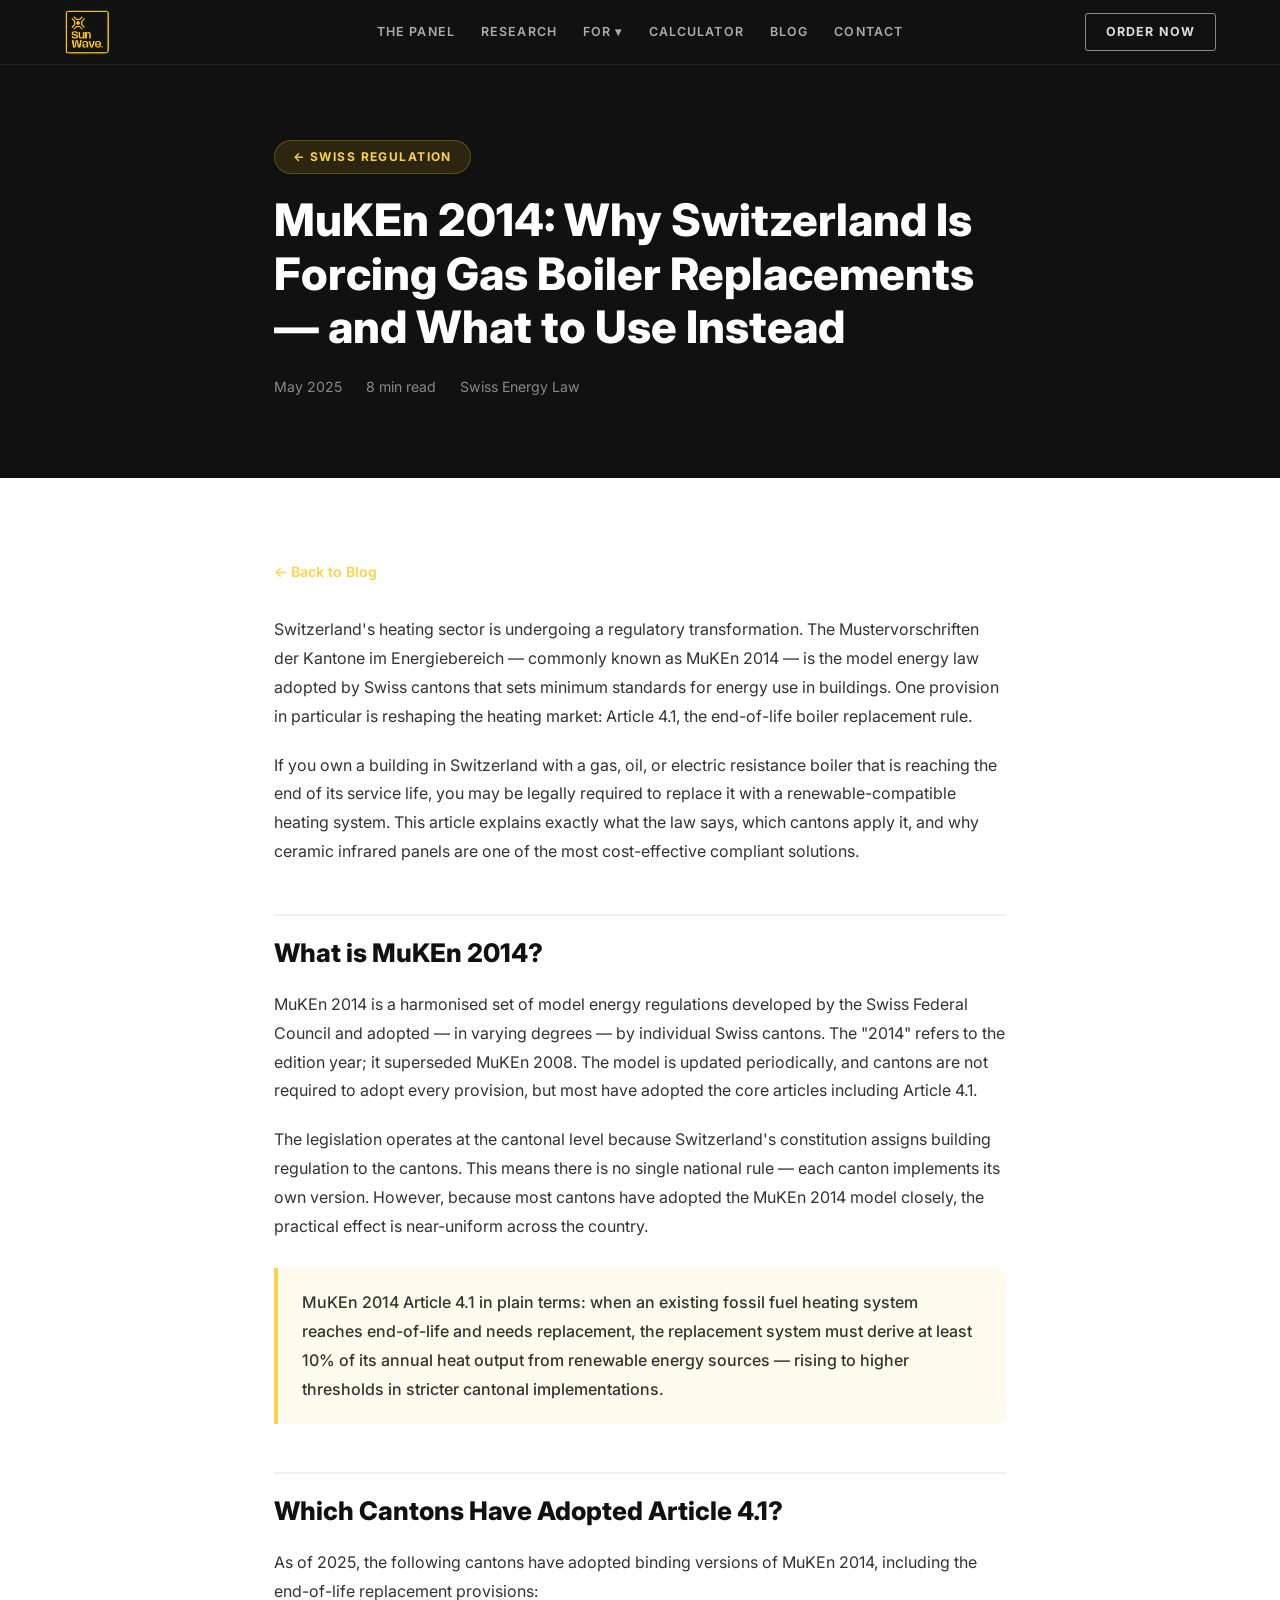
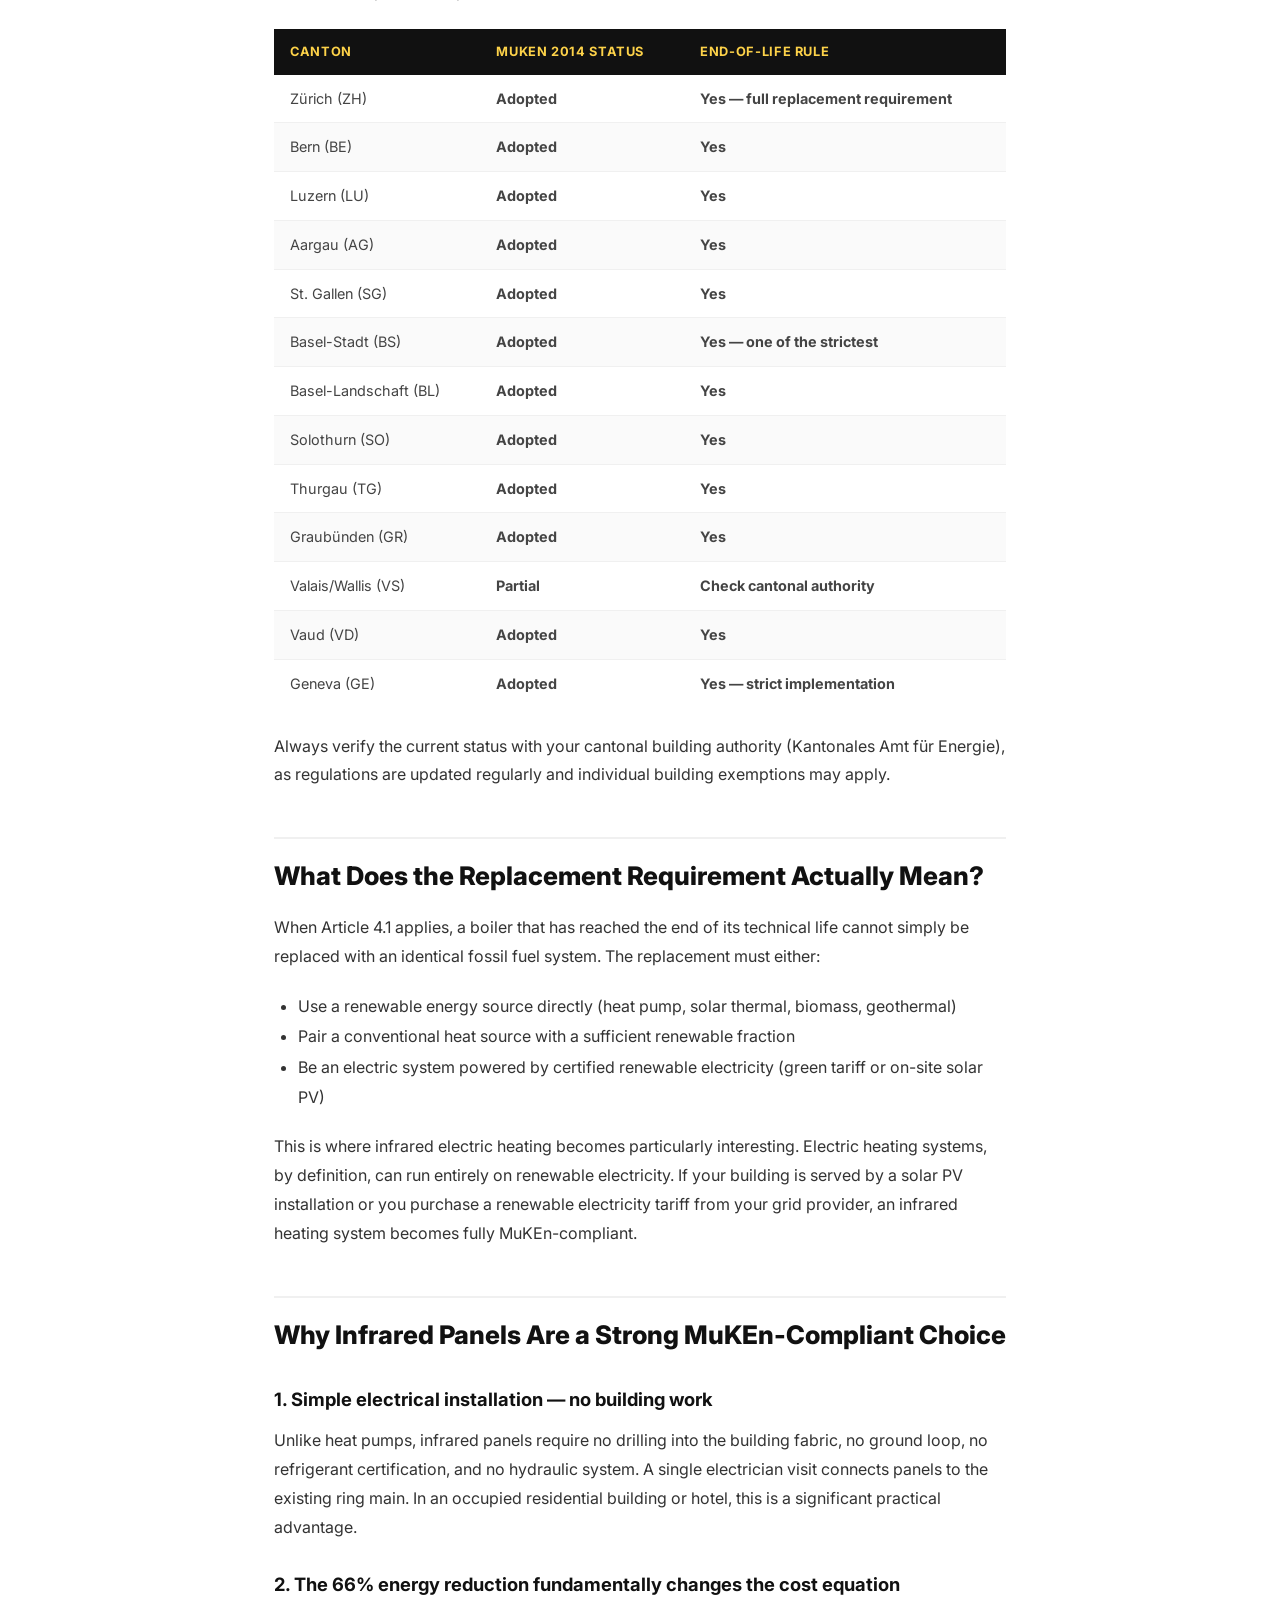
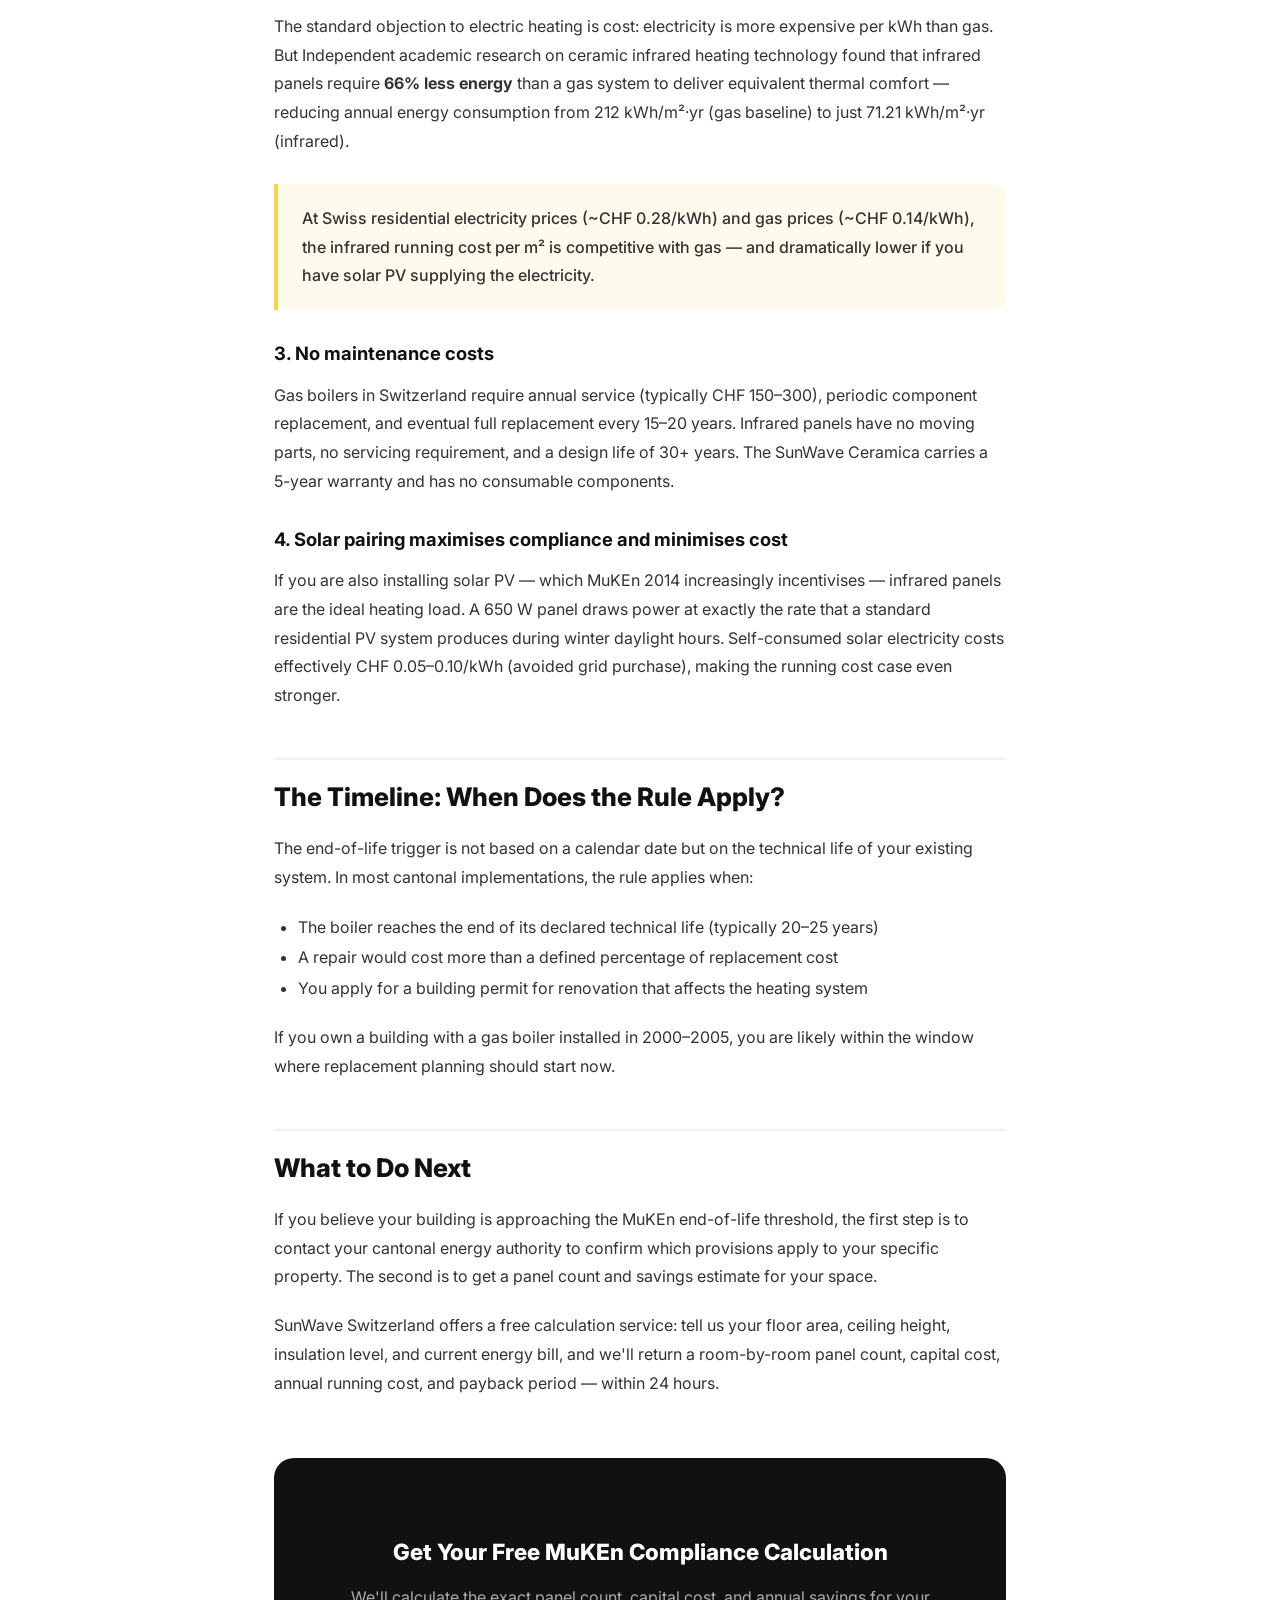
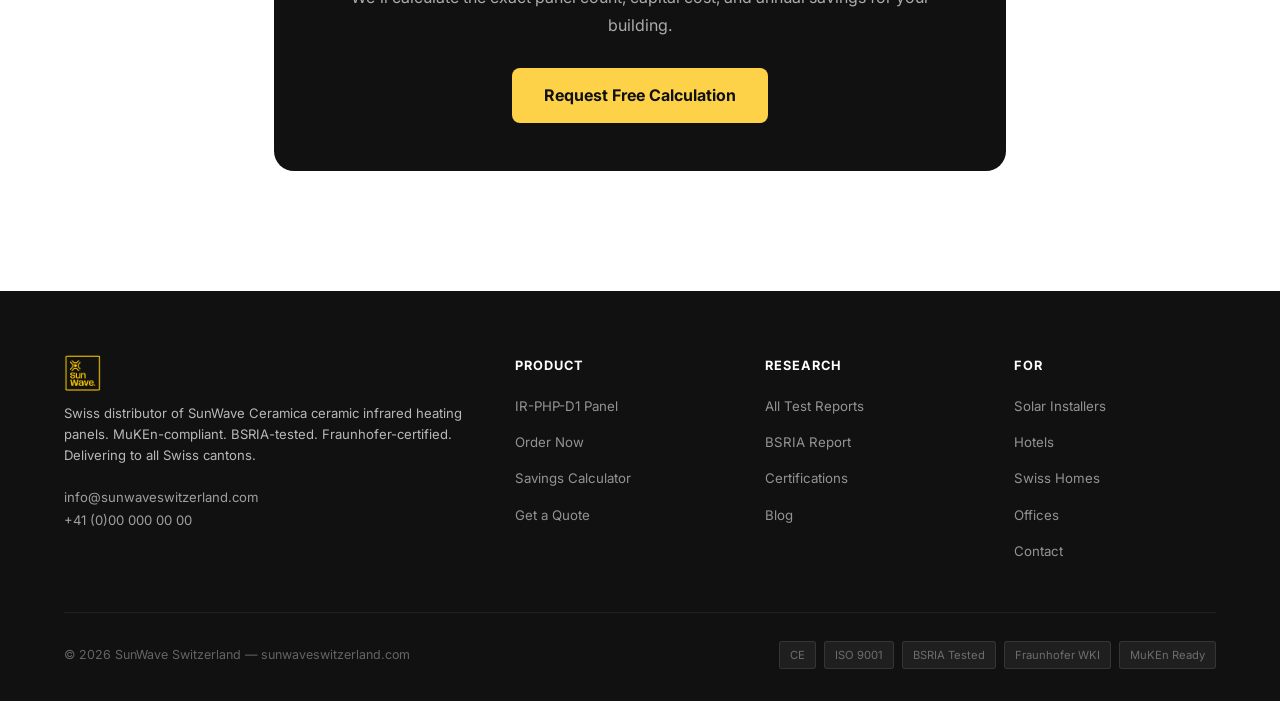
<file: blog/muken-2014-boiler-replacement-switzerland.html>
﻿<!DOCTYPE html>
<html lang="en">
<head>
  <meta charset="UTF-8">
  <meta name="viewport" content="width=device-width, initial-scale=1.0">
  <link rel="icon" type="image/png" href="../images/logo.png">
  <title>MuKEn 2014: Switzerland's Gas Boiler Replacement Law Explained | SunWave Switzerland</title>
  <meta name="description" content="Switzerland's MuKEn 2014 Article 4.1 requires end-of-life gas boilers to be replaced with renewable heating. Learn which cantons apply the rule and how infrared panels qualify.">
  <link rel="preconnect" href="https://fonts.googleapis.com">
  <link rel="preconnect" href="https://fonts.gstatic.com" crossorigin>
  <link href="https://fonts.googleapis.com/css2?family=Inter:wght@300;400;500;600;700;800&display=swap" rel="stylesheet">
  <link rel="stylesheet" href="../css/style.css">
  <style>
    .article-hero {
      padding: 140px 0 80px;
      background: var(--dark);
    }
    .article-hero__inner {
      max-width: 780px;
      margin: 0 auto;
      padding: 0 24px;
    }
    .article-hero__tag {
      display: inline-block;
      background: rgba(245,197,24,0.12);
      color: var(--gold);
      font-size: 0.75rem;
      font-weight: 700;
      letter-spacing: 0.12em;
      text-transform: uppercase;
      padding: 6px 18px;
      border-radius: 100px;
      border: 1px solid rgba(245,197,24,0.25);
      margin-bottom: 20px;
      text-decoration: none;
    }
    .article-hero h1 {
      font-size: clamp(1.8rem, 4vw, 2.8rem);
      font-weight: 800;
      color: #fff;
      line-height: 1.2;
      margin-bottom: 20px;
    }
    .article-hero__meta {
      color: rgba(255,255,255,0.5);
      font-size: 0.88rem;
    }
    .article-hero__meta span { margin-right: 20px; }

    .article-body {
      background: #fff;
      padding: 80px 0 120px;
    }
    .article-body__inner {
      max-width: 780px;
      margin: 0 auto;
      padding: 0 24px;
    }
    .article-body p {
      font-size: 1rem;
      color: #333;
      line-height: 1.8;
      margin-bottom: 20px;
    }
    .article-body h2 {
      font-size: 1.6rem;
      font-weight: 800;
      color: var(--dark);
      margin: 48px 0 16px;
      padding-top: 16px;
      border-top: 2px solid #f0f0f0;
    }
    .article-body h3 {
      font-size: 1.15rem;
      font-weight: 700;
      color: var(--dark);
      margin: 28px 0 12px;
    }
    .callout {
      background: rgba(245,197,24,0.08);
      border-left: 4px solid var(--gold);
      border-radius: 0 12px 12px 0;
      padding: 20px 24px;
      margin: 28px 0;
    }
    .callout p { margin: 0; font-weight: 500; color: #333; }
    .data-table {
      width: 100%;
      border-collapse: collapse;
      margin: 24px 0;
      font-size: 0.9rem;
    }
    .data-table th {
      background: var(--dark);
      color: var(--gold);
      padding: 12px 16px;
      text-align: left;
      font-weight: 700;
      font-size: 0.8rem;
      letter-spacing: 0.05em;
      text-transform: uppercase;
    }
    .data-table td {
      padding: 12px 16px;
      border-bottom: 1px solid #f0f0f0;
      color: #444;
    }
    .data-table tr:last-child td { border-bottom: none; }
    .data-table tr:nth-child(even) td { background: #fafafa; }
    .tag-yes { color: #15803d; font-weight: 700; }
    .tag-partial { color: #b45309; font-weight: 700; }
    .article-cta {
      background: var(--dark);
      border-radius: 20px;
      padding: 48px;
      text-align: center;
      margin-top: 60px;
    }
    .article-cta h3 { font-size: 1.4rem; font-weight: 800; color: #fff; margin-bottom: 12px; }
    .article-cta p { color: rgba(255,255,255,0.65); margin-bottom: 28px; }
    .btn-gold { display: inline-flex; align-items: center; gap: 8px; background: var(--gold); color: var(--dark); font-weight: 700; font-size: 1rem; padding: 14px 32px; border-radius: 8px; text-decoration: none; }
    .back-link { display: inline-flex; align-items: center; gap: 6px; color: var(--gold); font-size: 0.88rem; font-weight: 600; text-decoration: none; margin-bottom: 32px; }
  </style>
</head>
<body>

<nav class="nav" id="nav">
  <div class="nav__inner">
    <a href="../index.html" class="nav__logo">
      <img src="../images/logo.png" alt="SunWave Switzerland" style="height:44px;display:block;border-radius:6px;">
    </a>
    <div class="nav__links">
      <a href="../product.html">The Panel</a>
      <a href="../research.html">Research</a>
      <div class="nav__drop">
        <button class="nav__drop-btn">For &#9662;</button>
        <div class="nav__drop-menu" id="nav-drop-menu">
          <a href="../for-solar.html">Solar Installers</a>
          <a href="../for-hotels.html">Hotels &amp; Hospitality</a>
          <a href="../for-homes.html">Swiss Homes</a>
          <a href="../for-offices.html">Offices &amp; Commercial</a>
        </div>
      </div>
      <a href="../index.html#calculator">Calculator</a>
      <a href="../blog/index.html">Blog</a>
      <a href="../contact.html">Contact</a>
    </div>
    <div class="nav__right">
      <a href="../product.html" class="nav__order-btn">Order Now</a>
      <button class="nav__hamburger" id="nav-hamburger" aria-label="Menu">
        <span></span><span></span><span></span>
      </button>
    </div>
  </div>
  <div class="nav__mobile" id="nav-mobile">
    <a href="../product.html">The Panel</a>
    <a href="../research.html">Research</a>
    <a href="../for-solar.html">Solar Installers</a>
    <a href="../for-hotels.html">Hotels &amp; Hospitality</a>
    <a href="../for-homes.html">Swiss Homes</a>
    <a href="../for-offices.html">Offices &amp; Commercial</a>
    <a href="../index.html#calculator">Calculator</a>
    <a href="../blog/index.html">Blog</a>
    <a href="../contact.html">Contact</a>
    <a href="../product.html" class="nav__mobile-order">Order Now</a>
  </div>
</nav>

<!-- ── Article Hero ── -->
<section class="article-hero">
  <div class="article-hero__inner">
    <a href="index.html" class="article-hero__tag">← Swiss Regulation</a>
    <h1>MuKEn 2014: Why Switzerland Is Forcing Gas Boiler Replacements — and What to Use Instead</h1>
    <div class="article-hero__meta">
      <span>May 2025</span>
      <span>8 min read</span>
      <span>Swiss Energy Law</span>
    </div>
  </div>
</section>

<!-- ── Article Body ── -->
<section class="article-body">
  <div class="article-body__inner">
    <a href="index.html" class="back-link">← Back to Blog</a>

    <p>Switzerland's heating sector is undergoing a regulatory transformation. The Mustervorschriften der Kantone im Energiebereich — commonly known as MuKEn 2014 — is the model energy law adopted by Swiss cantons that sets minimum standards for energy use in buildings. One provision in particular is reshaping the heating market: Article 4.1, the end-of-life boiler replacement rule.</p>

    <p>If you own a building in Switzerland with a gas, oil, or electric resistance boiler that is reaching the end of its service life, you may be legally required to replace it with a renewable-compatible heating system. This article explains exactly what the law says, which cantons apply it, and why ceramic infrared panels are one of the most cost-effective compliant solutions.</p>

    <h2>What is MuKEn 2014?</h2>

    <p>MuKEn 2014 is a harmonised set of model energy regulations developed by the Swiss Federal Council and adopted — in varying degrees — by individual Swiss cantons. The "2014" refers to the edition year; it superseded MuKEn 2008. The model is updated periodically, and cantons are not required to adopt every provision, but most have adopted the core articles including Article 4.1.</p>

    <p>The legislation operates at the cantonal level because Switzerland's constitution assigns building regulation to the cantons. This means there is no single national rule — each canton implements its own version. However, because most cantons have adopted the MuKEn 2014 model closely, the practical effect is near-uniform across the country.</p>

    <div class="callout">
      <p>MuKEn 2014 Article 4.1 in plain terms: when an existing fossil fuel heating system reaches end-of-life and needs replacement, the replacement system must derive at least 10% of its annual heat output from renewable energy sources — rising to higher thresholds in stricter cantonal implementations.</p>
    </div>

    <h2>Which Cantons Have Adopted Article 4.1?</h2>

    <p>As of 2025, the following cantons have adopted binding versions of MuKEn 2014, including the end-of-life replacement provisions:</p>

    <table class="data-table">
      <thead>
        <tr>
          <th>Canton</th>
          <th>MuKEn 2014 Status</th>
          <th>End-of-life rule</th>
        </tr>
      </thead>
      <tbody>
        <tr><td>Zürich (ZH)</td><td class="tag-yes">Adopted</td><td class="tag-yes">Yes — full replacement requirement</td></tr>
        <tr><td>Bern (BE)</td><td class="tag-yes">Adopted</td><td class="tag-yes">Yes</td></tr>
        <tr><td>Luzern (LU)</td><td class="tag-yes">Adopted</td><td class="tag-yes">Yes</td></tr>
        <tr><td>Aargau (AG)</td><td class="tag-yes">Adopted</td><td class="tag-yes">Yes</td></tr>
        <tr><td>St. Gallen (SG)</td><td class="tag-yes">Adopted</td><td class="tag-yes">Yes</td></tr>
        <tr><td>Basel-Stadt (BS)</td><td class="tag-yes">Adopted</td><td class="tag-yes">Yes — one of the strictest</td></tr>
        <tr><td>Basel-Landschaft (BL)</td><td class="tag-yes">Adopted</td><td class="tag-yes">Yes</td></tr>
        <tr><td>Solothurn (SO)</td><td class="tag-yes">Adopted</td><td class="tag-yes">Yes</td></tr>
        <tr><td>Thurgau (TG)</td><td class="tag-yes">Adopted</td><td class="tag-yes">Yes</td></tr>
        <tr><td>Graubünden (GR)</td><td class="tag-yes">Adopted</td><td class="tag-yes">Yes</td></tr>
        <tr><td>Valais/Wallis (VS)</td><td class="tag-partial">Partial</td><td class="tag-partial">Check cantonal authority</td></tr>
        <tr><td>Vaud (VD)</td><td class="tag-yes">Adopted</td><td class="tag-yes">Yes</td></tr>
        <tr><td>Geneva (GE)</td><td class="tag-yes">Adopted</td><td class="tag-yes">Yes — strict implementation</td></tr>
      </tbody>
    </table>

    <p>Always verify the current status with your cantonal building authority (Kantonales Amt für Energie), as regulations are updated regularly and individual building exemptions may apply.</p>

    <h2>What Does the Replacement Requirement Actually Mean?</h2>

    <p>When Article 4.1 applies, a boiler that has reached the end of its technical life cannot simply be replaced with an identical fossil fuel system. The replacement must either:</p>

    <ul style="margin:0 0 20px 24px;line-height:1.9;color:#333;">
      <li>Use a renewable energy source directly (heat pump, solar thermal, biomass, geothermal)</li>
      <li>Pair a conventional heat source with a sufficient renewable fraction</li>
      <li>Be an electric system powered by certified renewable electricity (green tariff or on-site solar PV)</li>
    </ul>

    <p>This is where infrared electric heating becomes particularly interesting. Electric heating systems, by definition, can run entirely on renewable electricity. If your building is served by a solar PV installation or you purchase a renewable electricity tariff from your grid provider, an infrared heating system becomes fully MuKEn-compliant.</p>

    <h2>Why Infrared Panels Are a Strong MuKEn-Compliant Choice</h2>

    <h3>1. Simple electrical installation — no building work</h3>
    <p>Unlike heat pumps, infrared panels require no drilling into the building fabric, no ground loop, no refrigerant certification, and no hydraulic system. A single electrician visit connects panels to the existing ring main. In an occupied residential building or hotel, this is a significant practical advantage.</p>

    <h3>2. The 66% energy reduction fundamentally changes the cost equation</h3>
    <p>The standard objection to electric heating is cost: electricity is more expensive per kWh than gas. But Independent academic research on ceramic infrared heating technology found that infrared panels require <strong>66% less energy</strong> than a gas system to deliver equivalent thermal comfort — reducing annual energy consumption from 212 kWh/m²·yr (gas baseline) to just 71.21 kWh/m²·yr (infrared).</p>

    <div class="callout">
      <p>At Swiss residential electricity prices (~CHF 0.28/kWh) and gas prices (~CHF 0.14/kWh), the infrared running cost per m² is competitive with gas — and dramatically lower if you have solar PV supplying the electricity.</p>
    </div>

    <h3>3. No maintenance costs</h3>
    <p>Gas boilers in Switzerland require annual service (typically CHF 150–300), periodic component replacement, and eventual full replacement every 15–20 years. Infrared panels have no moving parts, no servicing requirement, and a design life of 30+ years. The SunWave Ceramica carries a 5-year warranty and has no consumable components.</p>

    <h3>4. Solar pairing maximises compliance and minimises cost</h3>
    <p>If you are also installing solar PV — which MuKEn 2014 increasingly incentivises — infrared panels are the ideal heating load. A 650 W panel draws power at exactly the rate that a standard residential PV system produces during winter daylight hours. Self-consumed solar electricity costs effectively CHF 0.05–0.10/kWh (avoided grid purchase), making the running cost case even stronger.</p>

    <h2>The Timeline: When Does the Rule Apply?</h2>

    <p>The end-of-life trigger is not based on a calendar date but on the technical life of your existing system. In most cantonal implementations, the rule applies when:</p>

    <ul style="margin:0 0 20px 24px;line-height:1.9;color:#333;">
      <li>The boiler reaches the end of its declared technical life (typically 20–25 years)</li>
      <li>A repair would cost more than a defined percentage of replacement cost</li>
      <li>You apply for a building permit for renovation that affects the heating system</li>
    </ul>

    <p>If you own a building with a gas boiler installed in 2000–2005, you are likely within the window where replacement planning should start now.</p>

    <h2>What to Do Next</h2>

    <p>If you believe your building is approaching the MuKEn end-of-life threshold, the first step is to contact your cantonal energy authority to confirm which provisions apply to your specific property. The second is to get a panel count and savings estimate for your space.</p>

    <p>SunWave Switzerland offers a free calculation service: tell us your floor area, ceiling height, insulation level, and current energy bill, and we'll return a room-by-room panel count, capital cost, annual running cost, and payback period — within 24 hours.</p>

    <div class="article-cta">
      <h3>Get Your Free MuKEn Compliance Calculation</h3>
      <p>We'll calculate the exact panel count, capital cost, and annual savings for your building.</p>
      <a href="../contact.html" class="btn-gold">Request Free Calculation</a>
    </div>
  </div>
</section>

<!-- ── Footer ── -->
<footer class="footer">
  <div class="container">
    <div class="footer__grid">
      <div class="footer__brand">
        <div class="footer__logo" style="display:flex;align-items:center;gap:8px">
          <img src="../images/logo.png" alt="SunWave Switzerland" style="height:36px;display:block;border-radius:4px;">
        </div>
        <p class="footer__tagline">Swiss distributor of SunWave Ceramica ceramic infrared heating panels. MuKEn-compliant. BSRIA-tested. Fraunhofer-certified.<br>Delivering to all Swiss cantons.</p>
        <div class="footer__contact">
          <a href="mailto:info@sunwaveswitzerland.com">info@sunwaveswitzerland.com</a><br>
          <a href="tel:+41000000000">+41 (0)00 000 00 00</a>
        </div>
      </div>
      <div class="footer__col">
        <h4>Product</h4>
        <ul>
          <li><a href="../product.html">IR-PHP-D1 Panel</a></li>
          <li><a href="../product.html#order">Order Now</a></li>
          <li><a href="../index.html#calculator">Savings Calculator</a></li>
          <li><a href="../contact.html">Get a Quote</a></li>
        </ul>
      </div>
      <div class="footer__col">
        <h4>Research</h4>
        <ul>
          <li><a href="../research.html">All Test Reports</a></li>
          <li><a href="../research.html#bsria">BSRIA Report</a></li>
          <li><a href="../research.html#certifications">Certifications</a></li>
          <li><a href="index.html">Blog</a></li>
        </ul>
      </div>
      <div class="footer__col">
        <h4>For</h4>
        <ul>
          <li><a href="../for-solar.html">Solar Installers</a></li>
          <li><a href="../for-hotels.html">Hotels</a></li>
          <li><a href="../for-homes.html">Swiss Homes</a></li>
          <li><a href="../for-offices.html">Offices</a></li>
          <li><a href="../contact.html">Contact</a></li>
        </ul>
      </div>
    </div>
    <div class="footer__bottom">
      <div>&copy; 2026 SunWave Switzerland &mdash; sunwaveswitzerland.com</div>
      <div class="footer__certs">
        <span class="footer__cert-tag">CE</span>
        <span class="footer__cert-tag">ISO 9001</span>
        <span class="footer__cert-tag">BSRIA Tested</span>
        <span class="footer__cert-tag">Fraunhofer WKI</span>
        <span class="footer__cert-tag">MuKEn Ready</span>
      </div>
    </div>
  </div>
</footer>

<script src="../js/main.js"></script>
</body>
</html>
</file>
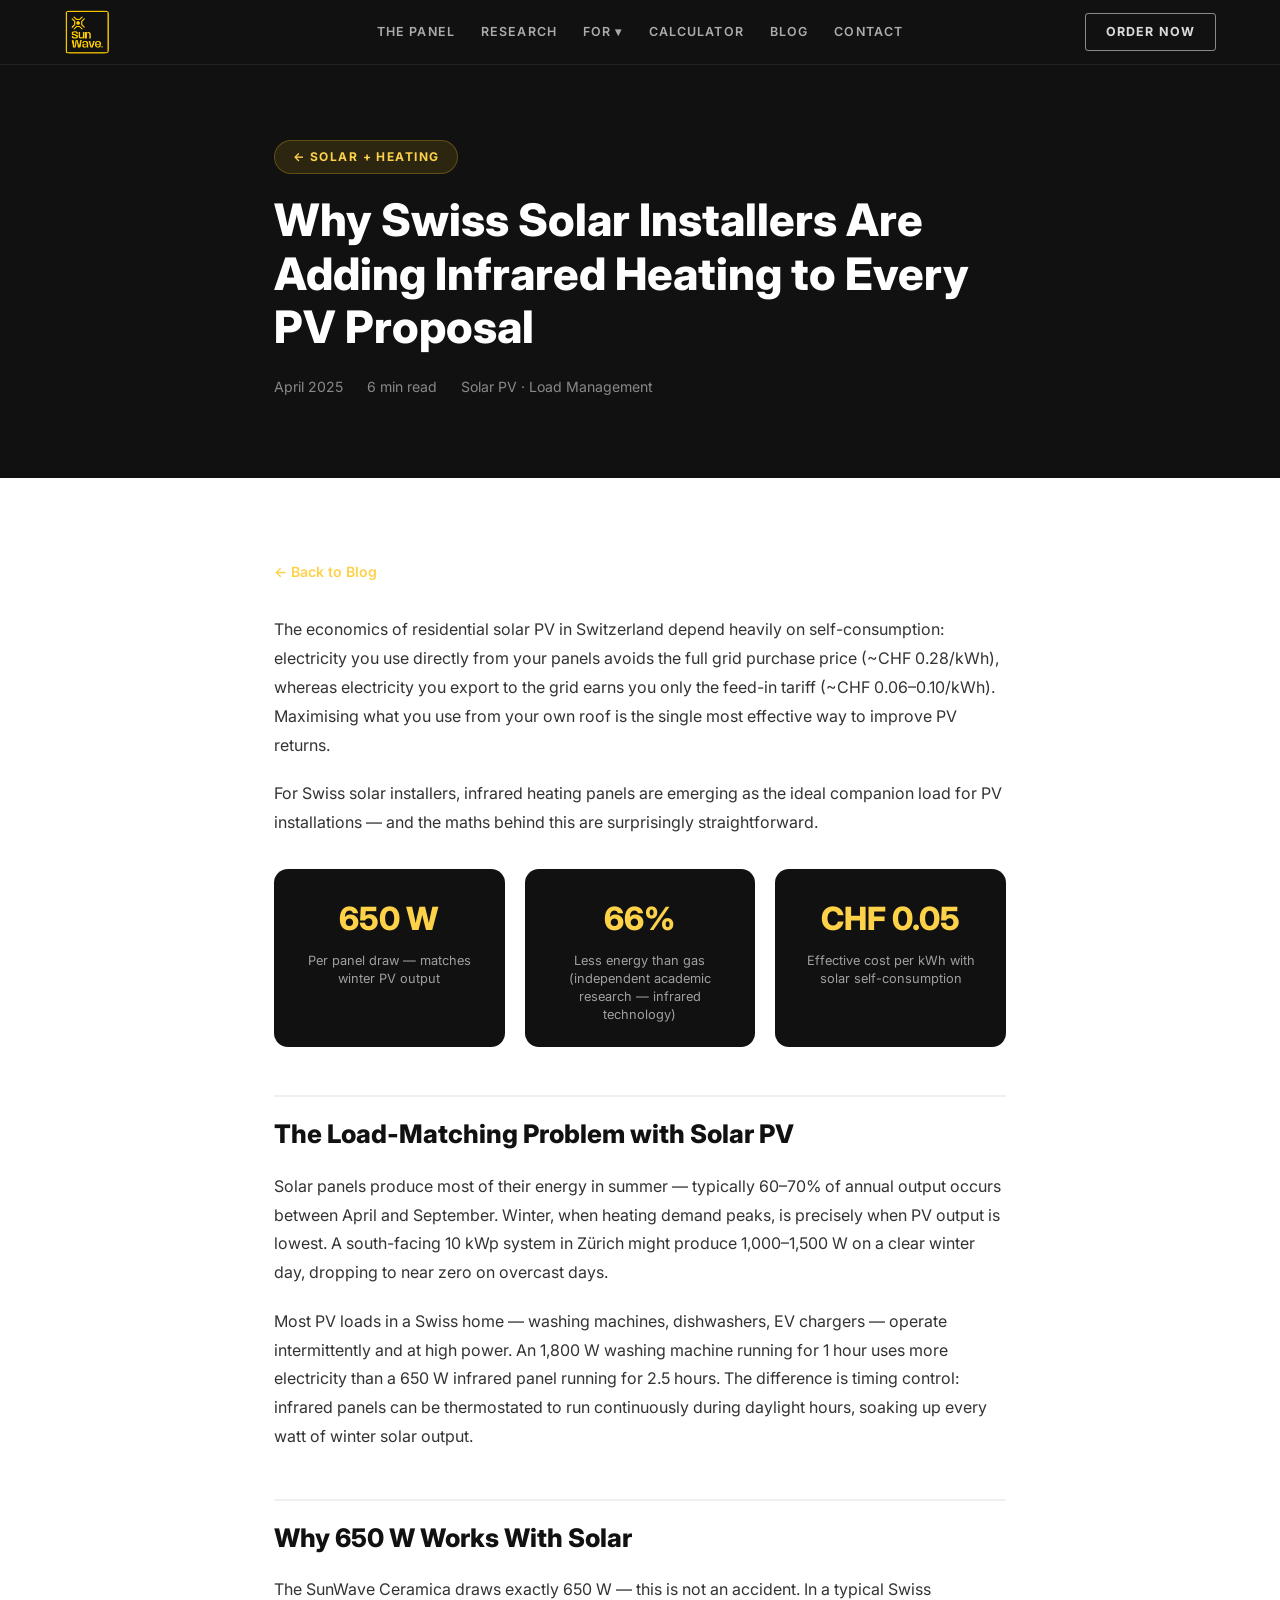
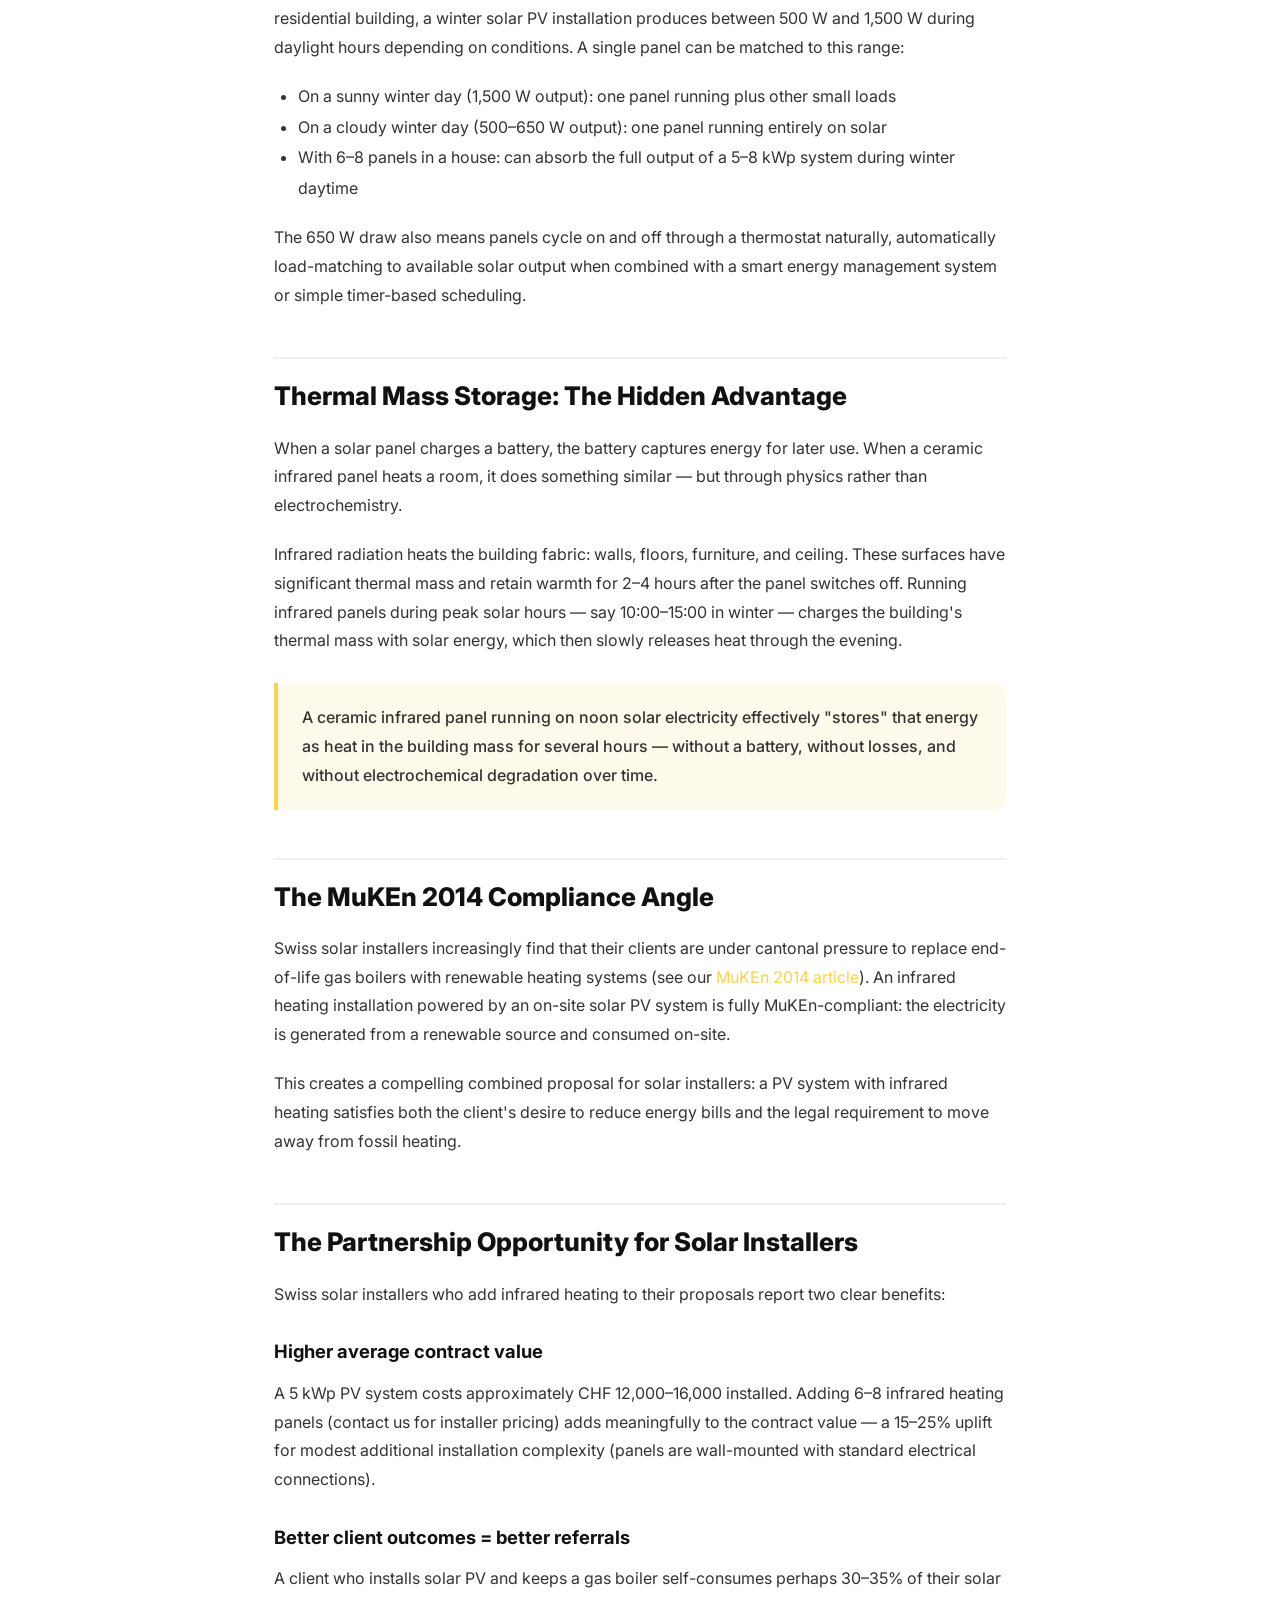
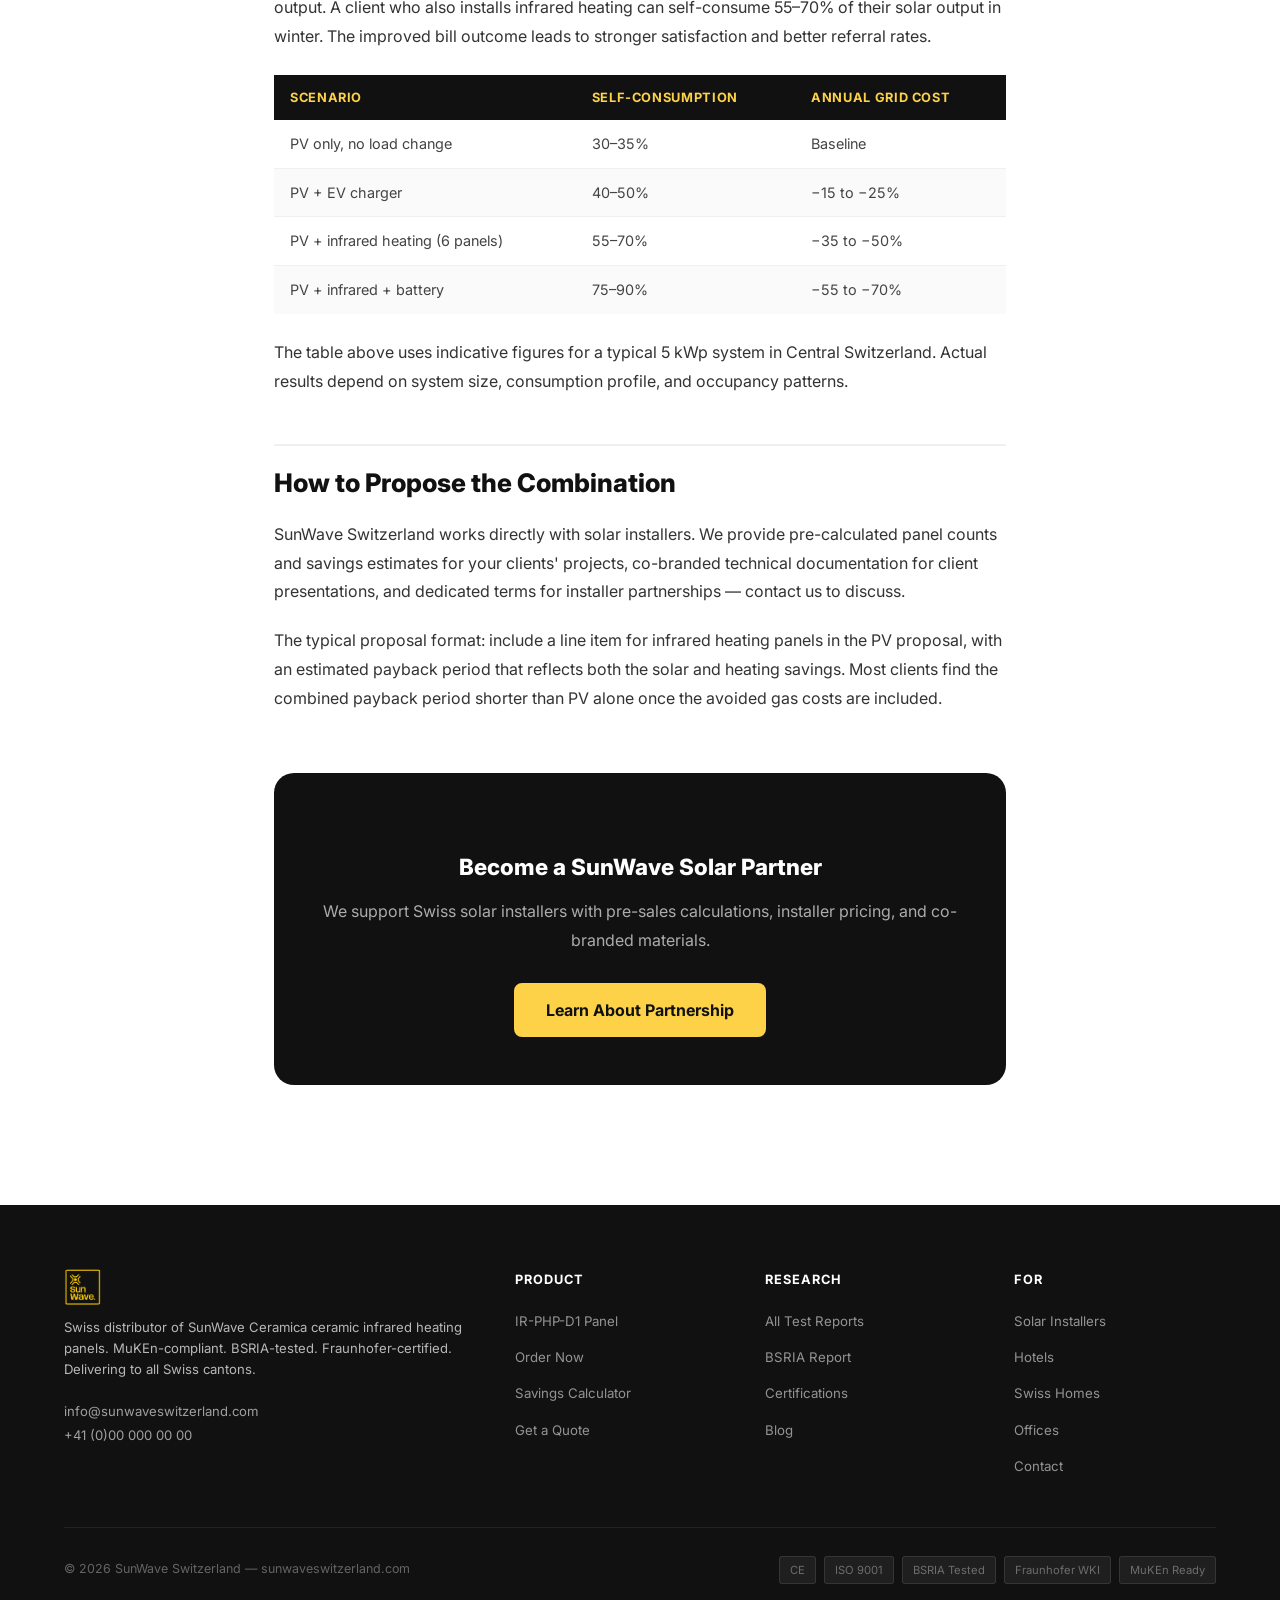
<file: blog/solar-infrared-heating-switzerland.html>
﻿<!DOCTYPE html>
<html lang="en">
<head>
  <meta charset="UTF-8">
  <meta name="viewport" content="width=device-width, initial-scale=1.0">
  <link rel="icon" type="image/png" href="../images/logo.png">
  <title>Solar + Infrared Heating in Switzerland: The Perfect PV Load | SunWave Switzerland</title>
  <meta name="description" content="Why Swiss solar installers are pairing SunWave Ceramica infrared panels with PV installations. Load-matching maths, self-consumption uplift, and thermal mass explained.">
  <link rel="preconnect" href="https://fonts.googleapis.com">
  <link rel="preconnect" href="https://fonts.gstatic.com" crossorigin>
  <link href="https://fonts.googleapis.com/css2?family=Inter:wght@300;400;500;600;700;800&display=swap" rel="stylesheet">
  <link rel="stylesheet" href="../css/style.css">
  <style>
    .article-hero { padding: 140px 0 80px; background: var(--dark); }
    .article-hero__inner { max-width: 780px; margin: 0 auto; padding: 0 24px; }
    .article-hero__tag { display: inline-block; background: rgba(245,197,24,0.12); color: var(--gold); font-size: 0.75rem; font-weight: 700; letter-spacing: 0.12em; text-transform: uppercase; padding: 6px 18px; border-radius: 100px; border: 1px solid rgba(245,197,24,0.25); margin-bottom: 20px; text-decoration: none; }
    .article-hero h1 { font-size: clamp(1.8rem, 4vw, 2.8rem); font-weight: 800; color: #fff; line-height: 1.2; margin-bottom: 20px; }
    .article-hero__meta { color: rgba(255,255,255,0.5); font-size: 0.88rem; }
    .article-hero__meta span { margin-right: 20px; }
    .article-body { background: #fff; padding: 80px 0 120px; }
    .article-body__inner { max-width: 780px; margin: 0 auto; padding: 0 24px; }
    .article-body p { font-size: 1rem; color: #333; line-height: 1.8; margin-bottom: 20px; }
    .article-body h2 { font-size: 1.6rem; font-weight: 800; color: var(--dark); margin: 48px 0 16px; padding-top: 16px; border-top: 2px solid #f0f0f0; }
    .article-body h3 { font-size: 1.15rem; font-weight: 700; color: var(--dark); margin: 28px 0 12px; }
    .callout { background: rgba(245,197,24,0.08); border-left: 4px solid var(--gold); border-radius: 0 12px 12px 0; padding: 20px 24px; margin: 28px 0; }
    .callout p { margin: 0; font-weight: 500; color: #333; }
    .data-table { width: 100%; border-collapse: collapse; margin: 24px 0; font-size: 0.9rem; }
    .data-table th { background: var(--dark); color: var(--gold); padding: 12px 16px; text-align: left; font-weight: 700; font-size: 0.8rem; letter-spacing: 0.05em; text-transform: uppercase; }
    .data-table td { padding: 12px 16px; border-bottom: 1px solid #f0f0f0; color: #444; }
    .data-table tr:last-child td { border-bottom: none; }
    .data-table tr:nth-child(even) td { background: #fafafa; }
    .stat-bar { display: grid; grid-template-columns: repeat(3,1fr); gap: 20px; margin: 32px 0; }
    .stat-box { background: var(--dark); border-radius: 14px; padding: 24px; text-align: center; }
    .stat-box__val { font-size: 2rem; font-weight: 800; color: var(--gold); }
    .stat-box__label { font-size: 0.8rem; color: rgba(255,255,255,0.6); margin-top: 6px; line-height: 1.4; }
    .article-cta { background: var(--dark); border-radius: 20px; padding: 48px; text-align: center; margin-top: 60px; }
    .article-cta h3 { font-size: 1.4rem; font-weight: 800; color: #fff; margin-bottom: 12px; }
    .article-cta p { color: rgba(255,255,255,0.65); margin-bottom: 28px; }
    .btn-gold { display: inline-flex; align-items: center; gap: 8px; background: var(--gold); color: var(--dark); font-weight: 700; font-size: 1rem; padding: 14px 32px; border-radius: 8px; text-decoration: none; }
    .back-link { display: inline-flex; align-items: center; gap: 6px; color: var(--gold); font-size: 0.88rem; font-weight: 600; text-decoration: none; margin-bottom: 32px; }
  </style>
</head>
<body>

<nav class="nav" id="nav">
  <div class="nav__inner">
    <a href="../index.html" class="nav__logo">
      <img src="../images/logo.png" alt="SunWave Switzerland" style="height:44px;display:block;border-radius:6px;">
    </a>
    <div class="nav__links">
      <a href="../product.html">The Panel</a>
      <a href="../research.html">Research</a>
      <div class="nav__drop">
        <button class="nav__drop-btn">For &#9662;</button>
        <div class="nav__drop-menu" id="nav-drop-menu">
          <a href="../for-solar.html">Solar Installers</a>
          <a href="../for-hotels.html">Hotels &amp; Hospitality</a>
          <a href="../for-homes.html">Swiss Homes</a>
          <a href="../for-offices.html">Offices &amp; Commercial</a>
        </div>
      </div>
      <a href="../index.html#calculator">Calculator</a>
      <a href="../blog/index.html">Blog</a>
      <a href="../contact.html">Contact</a>
    </div>
    <div class="nav__right">
      <a href="../product.html" class="nav__order-btn">Order Now</a>
      <button class="nav__hamburger" id="nav-hamburger" aria-label="Menu">
        <span></span><span></span><span></span>
      </button>
    </div>
  </div>
  <div class="nav__mobile" id="nav-mobile">
    <a href="../product.html">The Panel</a>
    <a href="../research.html">Research</a>
    <a href="../for-solar.html">Solar Installers</a>
    <a href="../for-hotels.html">Hotels &amp; Hospitality</a>
    <a href="../for-homes.html">Swiss Homes</a>
    <a href="../for-offices.html">Offices &amp; Commercial</a>
    <a href="../index.html#calculator">Calculator</a>
    <a href="../blog/index.html">Blog</a>
    <a href="../contact.html">Contact</a>
    <a href="../product.html" class="nav__mobile-order">Order Now</a>
  </div>
</nav>

<section class="article-hero">
  <div class="article-hero__inner">
    <a href="index.html" class="article-hero__tag">← Solar + Heating</a>
    <h1>Why Swiss Solar Installers Are Adding Infrared Heating to Every PV Proposal</h1>
    <div class="article-hero__meta">
      <span>April 2025</span>
      <span>6 min read</span>
      <span>Solar PV · Load Management</span>
    </div>
  </div>
</section>

<section class="article-body">
  <div class="article-body__inner">
    <a href="index.html" class="back-link">← Back to Blog</a>

    <p>The economics of residential solar PV in Switzerland depend heavily on self-consumption: electricity you use directly from your panels avoids the full grid purchase price (~CHF 0.28/kWh), whereas electricity you export to the grid earns you only the feed-in tariff (~CHF 0.06–0.10/kWh). Maximising what you use from your own roof is the single most effective way to improve PV returns.</p>

    <p>For Swiss solar installers, infrared heating panels are emerging as the ideal companion load for PV installations — and the maths behind this are surprisingly straightforward.</p>

    <div class="stat-bar">
      <div class="stat-box"><div class="stat-box__val">650 W</div><div class="stat-box__label">Per panel draw — matches winter PV output</div></div>
      <div class="stat-box"><div class="stat-box__val">66%</div><div class="stat-box__label">Less energy than gas (independent academic research — infrared technology)</div></div>
      <div class="stat-box"><div class="stat-box__val">CHF 0.05</div><div class="stat-box__label">Effective cost per kWh with solar self-consumption</div></div>
    </div>

    <h2>The Load-Matching Problem with Solar PV</h2>

    <p>Solar panels produce most of their energy in summer — typically 60–70% of annual output occurs between April and September. Winter, when heating demand peaks, is precisely when PV output is lowest. A south-facing 10 kWp system in Zürich might produce 1,000–1,500 W on a clear winter day, dropping to near zero on overcast days.</p>

    <p>Most PV loads in a Swiss home — washing machines, dishwashers, EV chargers — operate intermittently and at high power. An 1,800 W washing machine running for 1 hour uses more electricity than a 650 W infrared panel running for 2.5 hours. The difference is timing control: infrared panels can be thermostated to run continuously during daylight hours, soaking up every watt of winter solar output.</p>

    <h2>Why 650 W Works With Solar</h2>

    <p>The SunWave Ceramica draws exactly 650 W — this is not an accident. In a typical Swiss residential building, a winter solar PV installation produces between 500 W and 1,500 W during daylight hours depending on conditions. A single panel can be matched to this range:</p>

    <ul style="margin:0 0 20px 24px;line-height:1.9;color:#333;">
      <li>On a sunny winter day (1,500 W output): one panel running plus other small loads</li>
      <li>On a cloudy winter day (500–650 W output): one panel running entirely on solar</li>
      <li>With 6–8 panels in a house: can absorb the full output of a 5–8 kWp system during winter daytime</li>
    </ul>

    <p>The 650 W draw also means panels cycle on and off through a thermostat naturally, automatically load-matching to available solar output when combined with a smart energy management system or simple timer-based scheduling.</p>

    <h2>Thermal Mass Storage: The Hidden Advantage</h2>

    <p>When a solar panel charges a battery, the battery captures energy for later use. When a ceramic infrared panel heats a room, it does something similar — but through physics rather than electrochemistry.</p>

    <p>Infrared radiation heats the building fabric: walls, floors, furniture, and ceiling. These surfaces have significant thermal mass and retain warmth for 2–4 hours after the panel switches off. Running infrared panels during peak solar hours — say 10:00–15:00 in winter — charges the building's thermal mass with solar energy, which then slowly releases heat through the evening.</p>

    <div class="callout">
      <p>A ceramic infrared panel running on noon solar electricity effectively "stores" that energy as heat in the building mass for several hours — without a battery, without losses, and without electrochemical degradation over time.</p>
    </div>

    <h2>The MuKEn 2014 Compliance Angle</h2>

    <p>Swiss solar installers increasingly find that their clients are under cantonal pressure to replace end-of-life gas boilers with renewable heating systems (see our <a href="muken-2014-boiler-replacement-switzerland.html" style="color:var(--gold);">MuKEn 2014 article</a>). An infrared heating installation powered by an on-site solar PV system is fully MuKEn-compliant: the electricity is generated from a renewable source and consumed on-site.</p>

    <p>This creates a compelling combined proposal for solar installers: a PV system with infrared heating satisfies both the client's desire to reduce energy bills and the legal requirement to move away from fossil heating.</p>

    <h2>The Partnership Opportunity for Solar Installers</h2>

    <p>Swiss solar installers who add infrared heating to their proposals report two clear benefits:</p>

    <h3>Higher average contract value</h3>
    <p>A 5 kWp PV system costs approximately CHF 12,000–16,000 installed. Adding 6–8 infrared heating panels (contact us for installer pricing) adds meaningfully to the contract value — a 15–25% uplift for modest additional installation complexity (panels are wall-mounted with standard electrical connections).</p>

    <h3>Better client outcomes = better referrals</h3>
    <p>A client who installs solar PV and keeps a gas boiler self-consumes perhaps 30–35% of their solar output. A client who also installs infrared heating can self-consume 55–70% of their solar output in winter. The improved bill outcome leads to stronger satisfaction and better referral rates.</p>

    <table class="data-table">
      <thead>
        <tr><th>Scenario</th><th>Self-consumption</th><th>Annual grid cost</th></tr>
      </thead>
      <tbody>
        <tr><td>PV only, no load change</td><td>30–35%</td><td>Baseline</td></tr>
        <tr><td>PV + EV charger</td><td>40–50%</td><td>−15 to −25%</td></tr>
        <tr><td>PV + infrared heating (6 panels)</td><td>55–70%</td><td>−35 to −50%</td></tr>
        <tr><td>PV + infrared + battery</td><td>75–90%</td><td>−55 to −70%</td></tr>
      </tbody>
    </table>

    <p>The table above uses indicative figures for a typical 5 kWp system in Central Switzerland. Actual results depend on system size, consumption profile, and occupancy patterns.</p>

    <h2>How to Propose the Combination</h2>

    <p>SunWave Switzerland works directly with solar installers. We provide pre-calculated panel counts and savings estimates for your clients' projects, co-branded technical documentation for client presentations, and dedicated terms for installer partnerships — contact us to discuss.</p>

    <p>The typical proposal format: include a line item for infrared heating panels in the PV proposal, with an estimated payback period that reflects both the solar and heating savings. Most clients find the combined payback period shorter than PV alone once the avoided gas costs are included.</p>

    <div class="article-cta">
      <h3>Become a SunWave Solar Partner</h3>
      <p>We support Swiss solar installers with pre-sales calculations, installer pricing, and co-branded materials.</p>
      <a href="../for-solar.html" class="btn-gold">Learn About Partnership</a>
    </div>
  </div>
</section>

<footer class="footer">
  <div class="container">
    <div class="footer__grid">
      <div class="footer__brand">
        <div class="footer__logo" style="display:flex;align-items:center;gap:8px">
          <img src="../images/logo.png" alt="SunWave Switzerland" style="height:36px;display:block;border-radius:4px;">
        </div>
        <p class="footer__tagline">Swiss distributor of SunWave Ceramica ceramic infrared heating panels. MuKEn-compliant. BSRIA-tested. Fraunhofer-certified.<br>Delivering to all Swiss cantons.</p>
        <div class="footer__contact">
          <a href="mailto:info@sunwaveswitzerland.com">info@sunwaveswitzerland.com</a><br>
          <a href="tel:+41000000000">+41 (0)00 000 00 00</a>
        </div>
      </div>
      <div class="footer__col">
        <h4>Product</h4>
        <ul>
          <li><a href="../product.html">IR-PHP-D1 Panel</a></li>
          <li><a href="../product.html#order">Order Now</a></li>
          <li><a href="../index.html#calculator">Savings Calculator</a></li>
          <li><a href="../contact.html">Get a Quote</a></li>
        </ul>
      </div>
      <div class="footer__col">
        <h4>Research</h4>
        <ul>
          <li><a href="../research.html">All Test Reports</a></li>
          <li><a href="../research.html#bsria">BSRIA Report</a></li>
          <li><a href="../research.html#certifications">Certifications</a></li>
          <li><a href="index.html">Blog</a></li>
        </ul>
      </div>
      <div class="footer__col">
        <h4>For</h4>
        <ul>
          <li><a href="../for-solar.html">Solar Installers</a></li>
          <li><a href="../for-hotels.html">Hotels</a></li>
          <li><a href="../for-homes.html">Swiss Homes</a></li>
          <li><a href="../for-offices.html">Offices</a></li>
          <li><a href="../contact.html">Contact</a></li>
        </ul>
      </div>
    </div>
    <div class="footer__bottom">
      <div>&copy; 2026 SunWave Switzerland &mdash; sunwaveswitzerland.com</div>
      <div class="footer__certs">
        <span class="footer__cert-tag">CE</span>
        <span class="footer__cert-tag">ISO 9001</span>
        <span class="footer__cert-tag">BSRIA Tested</span>
        <span class="footer__cert-tag">Fraunhofer WKI</span>
        <span class="footer__cert-tag">MuKEn Ready</span>
      </div>
    </div>
  </div>
</footer>

<script src="../js/main.js"></script>
</body>
</html>
</file>
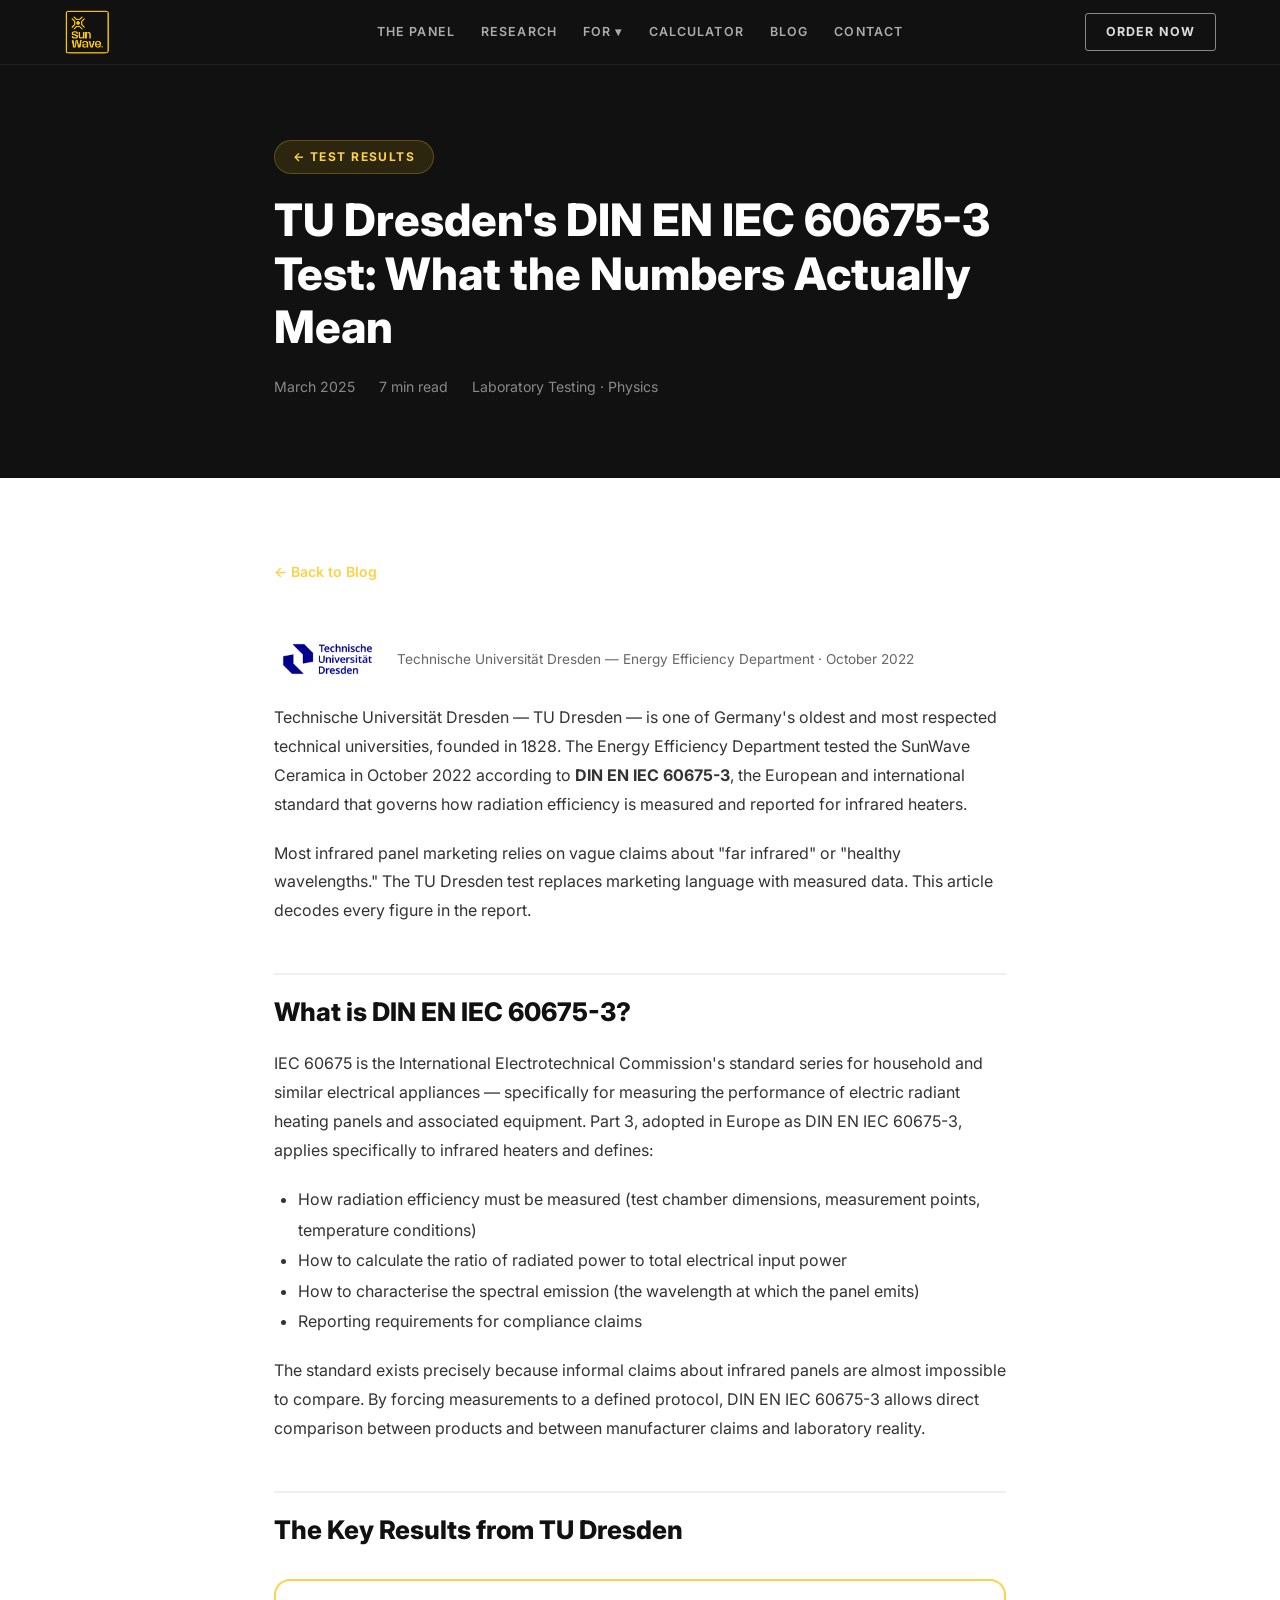
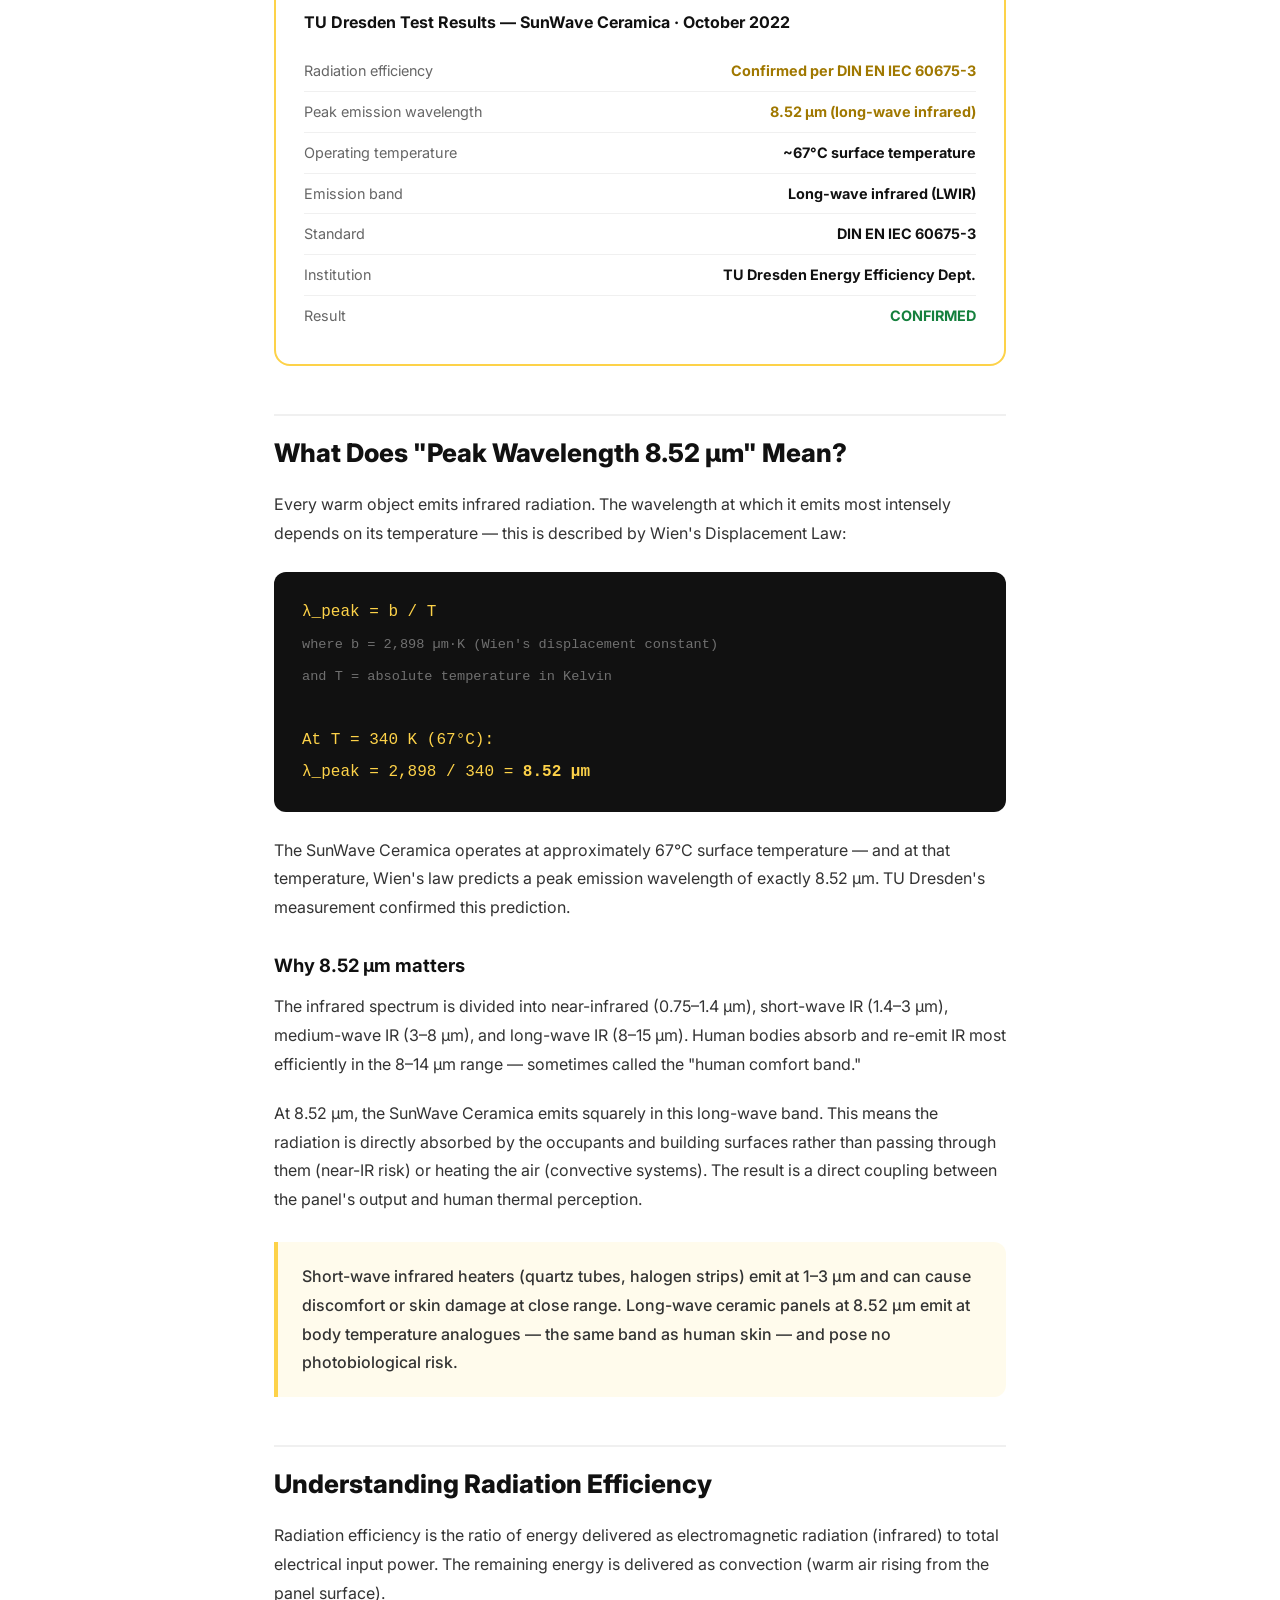
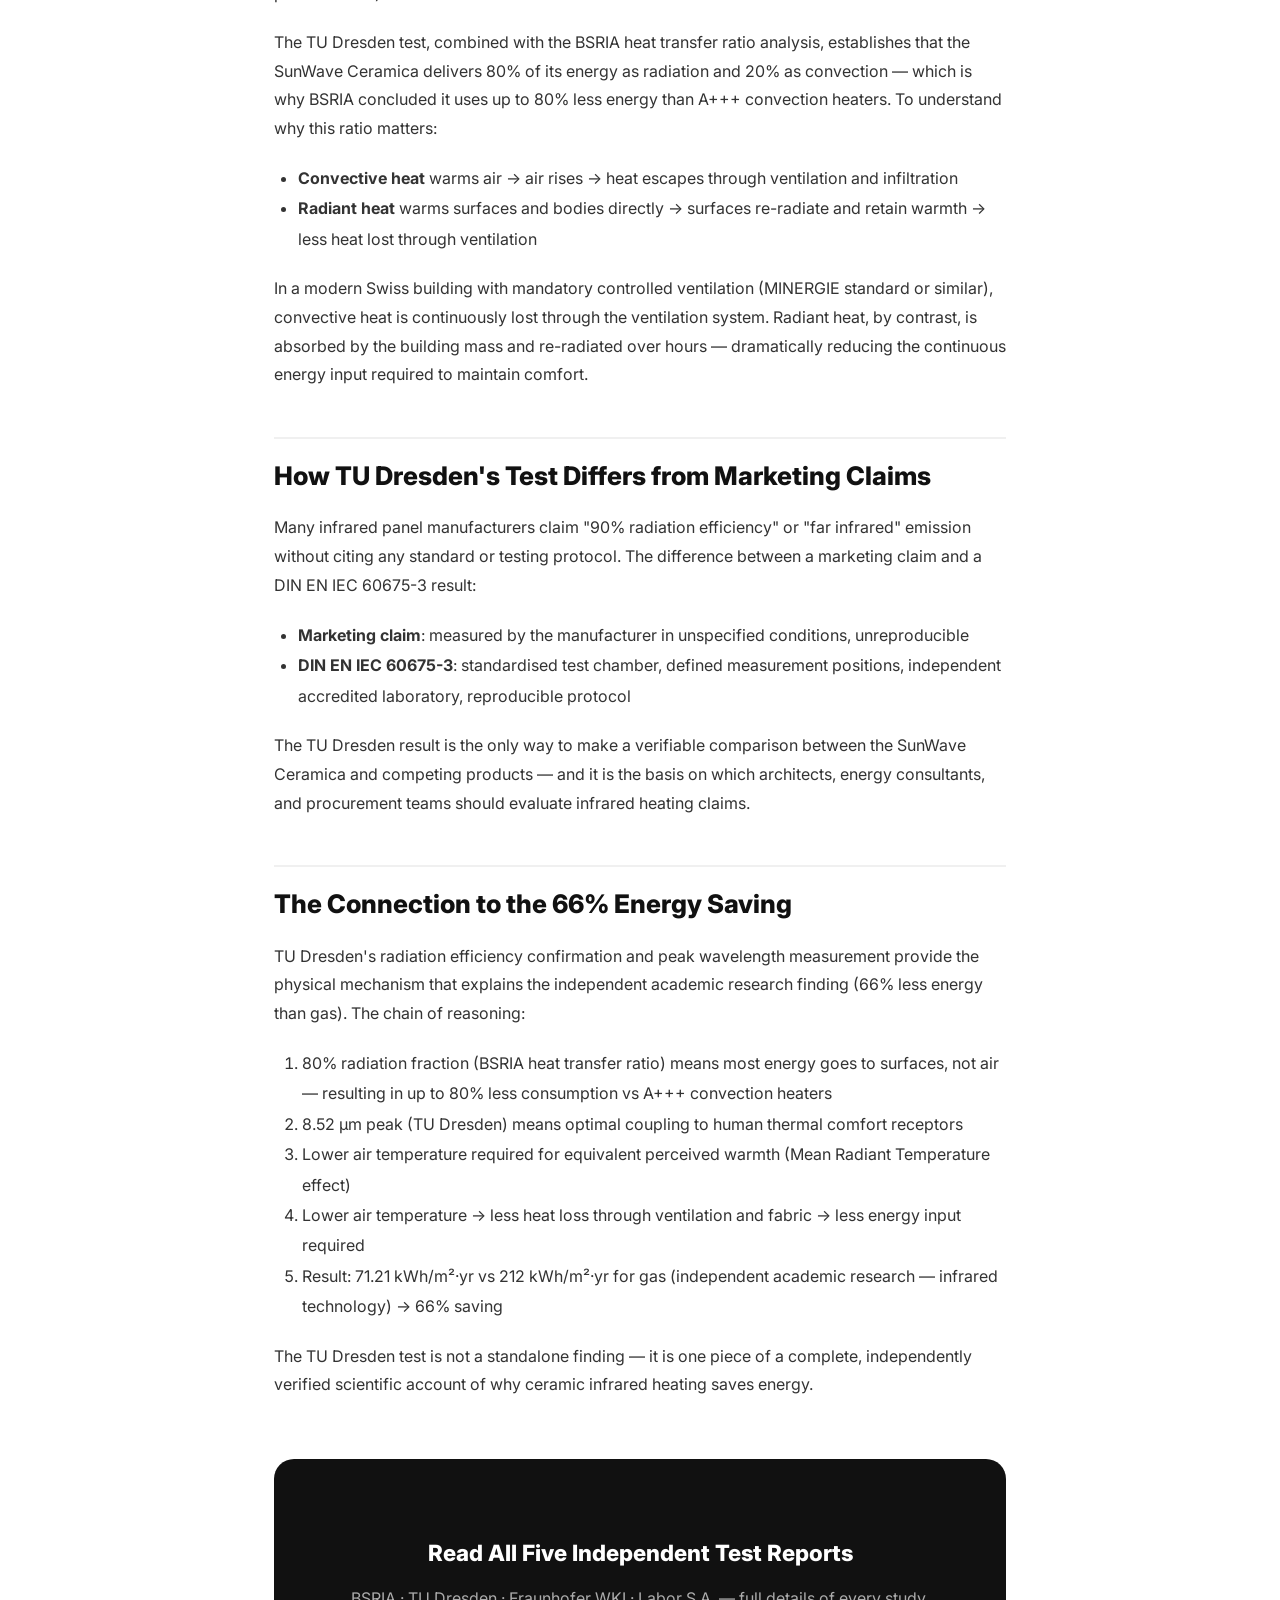
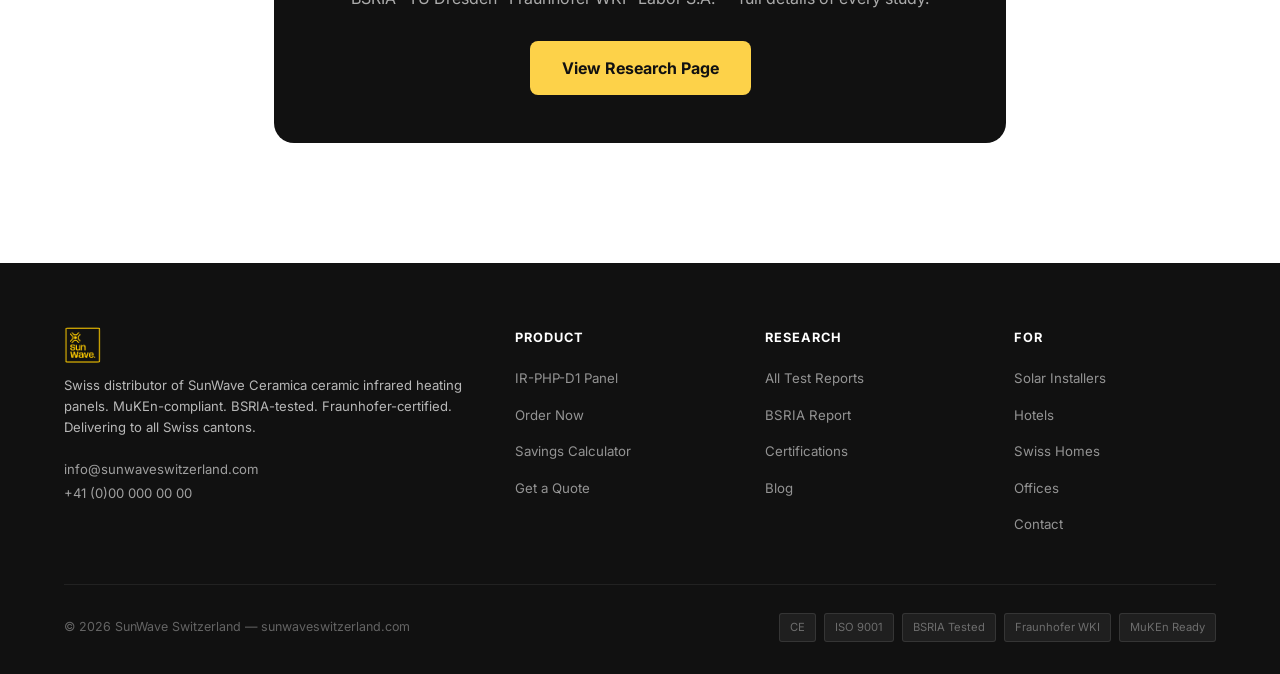
<file: blog/tu-dresden-infrared-test-results.html>
﻿<!DOCTYPE html>
<html lang="en">
<head>
  <meta charset="UTF-8">
  <meta name="viewport" content="width=device-width, initial-scale=1.0">
  <link rel="icon" type="image/png" href="../images/logo.png">
  <title>TU Dresden DIN EN IEC 60675-3 Test: What the Results Mean | SunWave Switzerland</title>
  <meta name="description" content="TU Dresden tested the SunWave Ceramica to DIN EN IEC 60675-3 — the international infrared heater standard. We decode every figure: radiation efficiency, peak wavelength 8.52 µm, and what it means for your heating.">
  <link rel="preconnect" href="https://fonts.googleapis.com">
  <link rel="preconnect" href="https://fonts.gstatic.com" crossorigin>
  <link href="https://fonts.googleapis.com/css2?family=Inter:wght@300;400;500;600;700;800&display=swap" rel="stylesheet">
  <link rel="stylesheet" href="../css/style.css">
  <style>
    .article-hero { padding: 140px 0 80px; background: var(--dark); }
    .article-hero__inner { max-width: 780px; margin: 0 auto; padding: 0 24px; }
    .article-hero__tag { display: inline-block; background: rgba(245,197,24,0.12); color: var(--gold); font-size: 0.75rem; font-weight: 700; letter-spacing: 0.12em; text-transform: uppercase; padding: 6px 18px; border-radius: 100px; border: 1px solid rgba(245,197,24,0.25); margin-bottom: 20px; text-decoration: none; }
    .article-hero h1 { font-size: clamp(1.8rem, 4vw, 2.8rem); font-weight: 800; color: #fff; line-height: 1.2; margin-bottom: 20px; }
    .article-hero__meta { color: rgba(255,255,255,0.5); font-size: 0.88rem; }
    .article-hero__meta span { margin-right: 20px; }
    .article-body { background: #fff; padding: 80px 0 120px; }
    .article-body__inner { max-width: 780px; margin: 0 auto; padding: 0 24px; }
    .article-body p { font-size: 1rem; color: #333; line-height: 1.8; margin-bottom: 20px; }
    .article-body h2 { font-size: 1.6rem; font-weight: 800; color: var(--dark); margin: 48px 0 16px; padding-top: 16px; border-top: 2px solid #f0f0f0; }
    .article-body h3 { font-size: 1.15rem; font-weight: 700; color: var(--dark); margin: 28px 0 12px; }
    .callout { background: rgba(245,197,24,0.08); border-left: 4px solid var(--gold); border-radius: 0 12px 12px 0; padding: 20px 24px; margin: 28px 0; }
    .callout p { margin: 0; font-weight: 500; color: #333; }
    .formula-box { background: var(--dark); border-radius: 12px; padding: 24px 28px; margin: 24px 0; font-family: monospace; color: var(--gold); font-size: 1rem; line-height: 2; }
    .formula-box .comment { color: rgba(255,255,255,0.4); font-size: 0.85rem; }
    .result-card { border: 2px solid var(--gold); border-radius: 16px; padding: 28px; margin: 28px 0; }
    .result-card h4 { font-size: 1rem; font-weight: 700; color: var(--dark); margin-bottom: 16px; }
    .result-row { display: flex; justify-content: space-between; padding: 8px 0; border-bottom: 1px solid #f0f0f0; font-size: 0.9rem; }
    .result-row:last-child { border-bottom: none; }
    .result-row .k { color: #666; }
    .result-row .v { font-weight: 700; color: var(--dark); }
    .result-row .v.gold { color: #a07800; }
    .result-row .v.green { color: #15803d; }
    .logo-strip { display: flex; align-items: center; gap: 16px; margin: 20px 0; }
    .article-cta { background: var(--dark); border-radius: 20px; padding: 48px; text-align: center; margin-top: 60px; }
    .article-cta h3 { font-size: 1.4rem; font-weight: 800; color: #fff; margin-bottom: 12px; }
    .article-cta p { color: rgba(255,255,255,0.65); margin-bottom: 28px; }
    .btn-gold { display: inline-flex; align-items: center; gap: 8px; background: var(--gold); color: var(--dark); font-weight: 700; font-size: 1rem; padding: 14px 32px; border-radius: 8px; text-decoration: none; }
    .back-link { display: inline-flex; align-items: center; gap: 6px; color: var(--gold); font-size: 0.88rem; font-weight: 600; text-decoration: none; margin-bottom: 32px; }
  </style>
</head>
<body>

<nav class="nav" id="nav">
  <div class="nav__inner">
    <a href="../index.html" class="nav__logo">
      <img src="../images/logo.png" alt="SunWave Switzerland" style="height:44px;display:block;border-radius:6px;">
    </a>
    <div class="nav__links">
      <a href="../product.html">The Panel</a>
      <a href="../research.html">Research</a>
      <div class="nav__drop">
        <button class="nav__drop-btn">For &#9662;</button>
        <div class="nav__drop-menu" id="nav-drop-menu">
          <a href="../for-solar.html">Solar Installers</a>
          <a href="../for-hotels.html">Hotels &amp; Hospitality</a>
          <a href="../for-homes.html">Swiss Homes</a>
          <a href="../for-offices.html">Offices &amp; Commercial</a>
        </div>
      </div>
      <a href="../index.html#calculator">Calculator</a>
      <a href="../blog/index.html">Blog</a>
      <a href="../contact.html">Contact</a>
    </div>
    <div class="nav__right">
      <a href="../product.html" class="nav__order-btn">Order Now</a>
      <button class="nav__hamburger" id="nav-hamburger" aria-label="Menu">
        <span></span><span></span><span></span>
      </button>
    </div>
  </div>
  <div class="nav__mobile" id="nav-mobile">
    <a href="../product.html">The Panel</a>
    <a href="../research.html">Research</a>
    <a href="../for-solar.html">Solar Installers</a>
    <a href="../for-hotels.html">Hotels &amp; Hospitality</a>
    <a href="../for-homes.html">Swiss Homes</a>
    <a href="../for-offices.html">Offices &amp; Commercial</a>
    <a href="../index.html#calculator">Calculator</a>
    <a href="../blog/index.html">Blog</a>
    <a href="../contact.html">Contact</a>
    <a href="../product.html" class="nav__mobile-order">Order Now</a>
  </div>
</nav>

<section class="article-hero">
  <div class="article-hero__inner">
    <a href="index.html" class="article-hero__tag">← Test Results</a>
    <h1>TU Dresden's DIN EN IEC 60675-3 Test: What the Numbers Actually Mean</h1>
    <div class="article-hero__meta">
      <span>March 2025</span>
      <span>7 min read</span>
      <span>Laboratory Testing · Physics</span>
    </div>
  </div>
</section>

<section class="article-body">
  <div class="article-body__inner">
    <a href="index.html" class="back-link">← Back to Blog</a>

    <div class="logo-strip">
      <img src="../images/logo-tu-dresden.png" alt="TU Dresden" style="height:48px;width:auto;object-fit:contain;">
      <span style="font-size:0.85rem;color:#666;">Technische Universität Dresden — Energy Efficiency Department · October 2022</span>
    </div>

    <p>Technische Universität Dresden — TU Dresden — is one of Germany's oldest and most respected technical universities, founded in 1828. The Energy Efficiency Department tested the SunWave Ceramica in October 2022 according to <strong>DIN EN IEC 60675-3</strong>, the European and international standard that governs how radiation efficiency is measured and reported for infrared heaters.</p>

    <p>Most infrared panel marketing relies on vague claims about "far infrared" or "healthy wavelengths." The TU Dresden test replaces marketing language with measured data. This article decodes every figure in the report.</p>

    <h2>What is DIN EN IEC 60675-3?</h2>

    <p>IEC 60675 is the International Electrotechnical Commission's standard series for household and similar electrical appliances — specifically for measuring the performance of electric radiant heating panels and associated equipment. Part 3, adopted in Europe as DIN EN IEC 60675-3, applies specifically to infrared heaters and defines:</p>

    <ul style="margin:0 0 20px 24px;line-height:1.9;color:#333;">
      <li>How radiation efficiency must be measured (test chamber dimensions, measurement points, temperature conditions)</li>
      <li>How to calculate the ratio of radiated power to total electrical input power</li>
      <li>How to characterise the spectral emission (the wavelength at which the panel emits)</li>
      <li>Reporting requirements for compliance claims</li>
    </ul>

    <p>The standard exists precisely because informal claims about infrared panels are almost impossible to compare. By forcing measurements to a defined protocol, DIN EN IEC 60675-3 allows direct comparison between products and between manufacturer claims and laboratory reality.</p>

    <h2>The Key Results from TU Dresden</h2>

    <div class="result-card">
      <h4>TU Dresden Test Results — SunWave Ceramica · October 2022</h4>
      <div class="result-row"><span class="k">Radiation efficiency</span><span class="v gold">Confirmed per DIN EN IEC 60675-3</span></div>
      <div class="result-row"><span class="k">Peak emission wavelength</span><span class="v gold">8.52 µm (long-wave infrared)</span></div>
      <div class="result-row"><span class="k">Operating temperature</span><span class="v">~67°C surface temperature</span></div>
      <div class="result-row"><span class="k">Emission band</span><span class="v">Long-wave infrared (LWIR)</span></div>
      <div class="result-row"><span class="k">Standard</span><span class="v">DIN EN IEC 60675-3</span></div>
      <div class="result-row"><span class="k">Institution</span><span class="v">TU Dresden Energy Efficiency Dept.</span></div>
      <div class="result-row"><span class="k">Result</span><span class="v green">CONFIRMED</span></div>
    </div>

    <h2>What Does "Peak Wavelength 8.52 µm" Mean?</h2>

    <p>Every warm object emits infrared radiation. The wavelength at which it emits most intensely depends on its temperature — this is described by Wien's Displacement Law:</p>

    <div class="formula-box">
      λ_peak = b / T<br>
      <span class="comment">where b = 2,898 µm·K (Wien's displacement constant)</span><br>
      <span class="comment">and T = absolute temperature in Kelvin</span><br><br>
      At T = 340 K (67°C):<br>
      λ_peak = 2,898 / 340 = <strong>8.52 µm</strong>
    </div>

    <p>The SunWave Ceramica operates at approximately 67°C surface temperature — and at that temperature, Wien's law predicts a peak emission wavelength of exactly 8.52 µm. TU Dresden's measurement confirmed this prediction.</p>

    <h3>Why 8.52 µm matters</h3>

    <p>The infrared spectrum is divided into near-infrared (0.75–1.4 µm), short-wave IR (1.4–3 µm), medium-wave IR (3–8 µm), and long-wave IR (8–15 µm). Human bodies absorb and re-emit IR most efficiently in the 8–14 µm range — sometimes called the "human comfort band."</p>

    <p>At 8.52 µm, the SunWave Ceramica emits squarely in this long-wave band. This means the radiation is directly absorbed by the occupants and building surfaces rather than passing through them (near-IR risk) or heating the air (convective systems). The result is a direct coupling between the panel's output and human thermal perception.</p>

    <div class="callout">
      <p>Short-wave infrared heaters (quartz tubes, halogen strips) emit at 1–3 µm and can cause discomfort or skin damage at close range. Long-wave ceramic panels at 8.52 µm emit at body temperature analogues — the same band as human skin — and pose no photobiological risk.</p>
    </div>

    <h2>Understanding Radiation Efficiency</h2>

    <p>Radiation efficiency is the ratio of energy delivered as electromagnetic radiation (infrared) to total electrical input power. The remaining energy is delivered as convection (warm air rising from the panel surface).</p>

    <p>The TU Dresden test, combined with the BSRIA heat transfer ratio analysis, establishes that the SunWave Ceramica delivers 80% of its energy as radiation and 20% as convection — which is why BSRIA concluded it uses up to 80% less energy than A+++ convection heaters. To understand why this ratio matters:</p>

    <ul style="margin:0 0 20px 24px;line-height:1.9;color:#333;">
      <li><strong>Convective heat</strong> warms air → air rises → heat escapes through ventilation and infiltration</li>
      <li><strong>Radiant heat</strong> warms surfaces and bodies directly → surfaces re-radiate and retain warmth → less heat lost through ventilation</li>
    </ul>

    <p>In a modern Swiss building with mandatory controlled ventilation (MINERGIE standard or similar), convective heat is continuously lost through the ventilation system. Radiant heat, by contrast, is absorbed by the building mass and re-radiated over hours — dramatically reducing the continuous energy input required to maintain comfort.</p>

    <h2>How TU Dresden's Test Differs from Marketing Claims</h2>

    <p>Many infrared panel manufacturers claim "90% radiation efficiency" or "far infrared" emission without citing any standard or testing protocol. The difference between a marketing claim and a DIN EN IEC 60675-3 result:</p>

    <ul style="margin:0 0 20px 24px;line-height:1.9;color:#333;">
      <li><strong>Marketing claim</strong>: measured by the manufacturer in unspecified conditions, unreproducible</li>
      <li><strong>DIN EN IEC 60675-3</strong>: standardised test chamber, defined measurement positions, independent accredited laboratory, reproducible protocol</li>
    </ul>

    <p>The TU Dresden result is the only way to make a verifiable comparison between the SunWave Ceramica and competing products — and it is the basis on which architects, energy consultants, and procurement teams should evaluate infrared heating claims.</p>

    <h2>The Connection to the 66% Energy Saving</h2>

    <p>TU Dresden's radiation efficiency confirmation and peak wavelength measurement provide the physical mechanism that explains the independent academic research finding (66% less energy than gas). The chain of reasoning:</p>

    <ol style="margin:0 0 20px 28px;line-height:1.9;color:#333;">
      <li>80% radiation fraction (BSRIA heat transfer ratio) means most energy goes to surfaces, not air — resulting in up to 80% less consumption vs A+++ convection heaters</li>
      <li>8.52 µm peak (TU Dresden) means optimal coupling to human thermal comfort receptors</li>
      <li>Lower air temperature required for equivalent perceived warmth (Mean Radiant Temperature effect)</li>
      <li>Lower air temperature → less heat loss through ventilation and fabric → less energy input required</li>
      <li>Result: 71.21 kWh/m²·yr vs 212 kWh/m²·yr for gas (independent academic research — infrared technology) → 66% saving</li>
    </ol>

    <p>The TU Dresden test is not a standalone finding — it is one piece of a complete, independently verified scientific account of why ceramic infrared heating saves energy.</p>

    <div class="article-cta">
      <h3>Read All Five Independent Test Reports</h3>
      <p>BSRIA · TU Dresden · Fraunhofer WKI · Labor S.A. — full details of every study.</p>
      <a href="../research.html" class="btn-gold">View Research Page</a>
    </div>
  </div>
</section>

<footer class="footer">
  <div class="container">
    <div class="footer__grid">
      <div class="footer__brand">
        <div class="footer__logo" style="display:flex;align-items:center;gap:8px">
          <img src="../images/logo.png" alt="SunWave Switzerland" style="height:36px;display:block;border-radius:4px;">
        </div>
        <p class="footer__tagline">Swiss distributor of SunWave Ceramica ceramic infrared heating panels. MuKEn-compliant. BSRIA-tested. Fraunhofer-certified.<br>Delivering to all Swiss cantons.</p>
        <div class="footer__contact">
          <a href="mailto:info@sunwaveswitzerland.com">info@sunwaveswitzerland.com</a><br>
          <a href="tel:+41000000000">+41 (0)00 000 00 00</a>
        </div>
      </div>
      <div class="footer__col">
        <h4>Product</h4>
        <ul>
          <li><a href="../product.html">IR-PHP-D1 Panel</a></li>
          <li><a href="../product.html#order">Order Now</a></li>
          <li><a href="../index.html#calculator">Savings Calculator</a></li>
          <li><a href="../contact.html">Get a Quote</a></li>
        </ul>
      </div>
      <div class="footer__col">
        <h4>Research</h4>
        <ul>
          <li><a href="../research.html">All Test Reports</a></li>
          <li><a href="../research.html#bsria">BSRIA Report</a></li>
          <li><a href="../research.html#certifications">Certifications</a></li>
          <li><a href="index.html">Blog</a></li>
        </ul>
      </div>
      <div class="footer__col">
        <h4>For</h4>
        <ul>
          <li><a href="../for-solar.html">Solar Installers</a></li>
          <li><a href="../for-hotels.html">Hotels</a></li>
          <li><a href="../for-homes.html">Swiss Homes</a></li>
          <li><a href="../for-offices.html">Offices</a></li>
          <li><a href="../contact.html">Contact</a></li>
        </ul>
      </div>
    </div>
    <div class="footer__bottom">
      <div>&copy; 2026 SunWave Switzerland &mdash; sunwaveswitzerland.com</div>
      <div class="footer__certs">
        <span class="footer__cert-tag">CE</span>
        <span class="footer__cert-tag">ISO 9001</span>
        <span class="footer__cert-tag">BSRIA Tested</span>
        <span class="footer__cert-tag">Fraunhofer WKI</span>
        <span class="footer__cert-tag">MuKEn Ready</span>
      </div>
    </div>
  </div>
</footer>

<script src="../js/main.js"></script>
</body>
</html>
</file>
<file: css/style.css>
/* ============================================================
   SunWave Switzerland — Design System
   Inspired by sunwavesweden.se — adapted for Swiss market
   ============================================================ */

@import url('https://fonts.googleapis.com/css2?family=Inter:wght@300;400;500;600;700;800&display=swap');

/* ── Variables ── */
:root {
  --dark:       #111111;
  --dark-2:     #1a1a2a;
  --dark-3:     #2a2a3a;
  --gold:       #FDD249;
  --gold-light: #fde89a;
  --gold-hover: #e8c030;
  --white:      #ffffff;
  --off-white:  #f8f8f6;
  --gray-100:   #f3f3f3;
  --gray-200:   #e7e7e7;
  --gray-400:   #9b9b9b;
  --gray-600:   #64656a;
  --text:       #1a1a1a;
  --text-muted: #64656a;
  --orange:     #e07820;

  --font:       'Inter', -apple-system, BlinkMacSystemFont, 'Segoe UI', sans-serif;
  --container:  1200px;
  --radius:     4px;
  --radius-lg:  6px;
  --transition: 0.2s ease;
}

/* ── Reset ── */
*, *::before, *::after { box-sizing: border-box; margin: 0; padding: 0; }
html { scroll-behavior: smooth; }
body { font-family: var(--font); font-size: 16px; line-height: 1.65; color: var(--text); background: var(--white); -webkit-font-smoothing: antialiased; }
img { max-width: 100%; display: block; }
a { color: inherit; text-decoration: none; }
button { font-family: var(--font); cursor: pointer; border: none; background: none; }

/* ── Container ── */
.container { max-width: var(--container); margin: 0 auto; padding: 0 24px; }
.container--narrow { max-width: 800px; margin: 0 auto; padding: 0 24px; }

/* ── Buttons ── */
.btn {
  display: inline-flex; align-items: center; gap: 8px;
  padding: 14px 28px; border-radius: var(--radius);
  font-family: var(--font); font-size: 0.9em; font-weight: 600;
  letter-spacing: 0.02em; transition: all var(--transition);
  white-space: nowrap; cursor: pointer; border: 2px solid transparent;
}
.btn--gold    { background: var(--gold); color: var(--dark); border-color: var(--gold); }
.btn--gold:hover { background: var(--gold-hover); border-color: var(--gold-hover); transform: translateY(-1px); }
.btn--dark    { background: var(--dark); color: var(--white); }
.btn--dark:hover { background: var(--dark-2); transform: translateY(-1px); }
.btn--outline { background: transparent; color: var(--white); border-color: rgba(255,255,255,0.5); }
.btn--outline:hover { border-color: var(--gold); color: var(--gold); }
.btn--outline-dark { background: transparent; color: var(--dark); border-color: var(--dark); }
.btn--outline-dark:hover { background: var(--dark); color: var(--white); }
.btn--lg { padding: 16px 36px; font-size: 1em; }
.btn--sm { padding: 10px 20px; font-size: 0.82em; }

/* ── Navigation ── */
.nav {
  position: fixed; top: 0; left: 0; right: 0; z-index: 1000;
  background: var(--dark);
  border-bottom: 1px solid rgba(255,255,255,0.07);
  transition: box-shadow var(--transition);
}
.nav.scrolled { box-shadow: 0 2px 24px rgba(0,0,0,0.5); }


.nav__inner {
  max-width: var(--container); margin: 0 auto; padding: 0 24px;
  display: grid; grid-template-columns: 1fr auto 1fr;
  align-items: center; height: 64px;
}

/* Logo */
.nav__logo {
  display: flex; align-items: center; gap: 10px;
  flex-shrink: 0; text-decoration: none;
}
.nav__brand {
  display: flex; flex-direction: column; line-height: 1.1;
  font-size: 1em; font-weight: 800; color: var(--white); letter-spacing: -0.01em;
}
.nav__brand small {
  font-size: 0.58em; font-weight: 400; color: rgba(255,255,255,0.45);
  letter-spacing: 0.1em; text-transform: uppercase;
}

/* Desktop links */
.nav__links { display: flex; justify-content: center; align-items: center; gap: 0; }
.nav__links > a {
  position: relative; color: rgba(255,255,255,0.65); padding: 8px 13px;
  font-size: 0.78em; font-weight: 600; white-space: nowrap; line-height: 1;
  text-transform: uppercase; letter-spacing: 0.09em; transition: color var(--transition);
  display: inline-flex; align-items: center;
}
.nav__links > a::after {
  content: ''; position: absolute; bottom: 2px; left: 13px; right: 13px;
  height: 2px; background: var(--gold);
  transform: scaleX(0); transform-origin: center; transition: transform 0.22s ease;
}
.nav__links > a:hover { color: var(--white); }
.nav__links > a:hover::after { transform: scaleX(1); }

/* Dropdown */
.nav__drop { position: relative; display: flex; align-items: center; }
.nav__drop-btn {
  position: relative; color: rgba(255,255,255,0.65); padding: 8px 13px;
  font-size: 0.78em; font-weight: 600; font-family: var(--font);
  background: none; border: none; cursor: pointer; white-space: nowrap;
  text-transform: uppercase; letter-spacing: 0.09em; transition: color var(--transition);
  display: inline-flex; align-items: center; line-height: 1;
}
.nav__drop-btn::after {
  content: ''; position: absolute; bottom: 2px; left: 13px; right: 13px;
  height: 2px; background: var(--gold);
  transform: scaleX(0); transform-origin: center; transition: transform 0.22s ease;
}
.nav__drop-btn:hover { color: var(--white); }
.nav__drop-btn:hover::after { transform: scaleX(1); }
.nav__drop-menu {
  display: none; position: absolute; top: 100%; left: 0;
  background: #0e0e1a; border: 1px solid rgba(255,255,255,0.1);
  border-top: 2px solid var(--gold);
  border-radius: 0 0 4px 4px; min-width: 210px;
  padding: 8px 0; box-shadow: 0 12px 32px rgba(0,0,0,0.6); z-index: 200;
}
.nav__drop-menu.open { display: block; }
.nav__drop-menu a {
  display: block; padding: 10px 20px;
  color: rgba(255,255,255,0.7); font-size: 0.8em; font-weight: 500;
  letter-spacing: 0.04em; border-bottom: 1px solid rgba(255,255,255,0.04);
  transition: color var(--transition), background var(--transition);
}
.nav__drop-menu a:last-child { border-bottom: none; }
.nav__drop-menu a:hover { color: var(--white); background: rgba(255,255,255,0.06); }

/* Right side */
.nav__right { display: flex; align-items: center; justify-content: flex-end; gap: 12px; grid-column: 3; }
.nav__order-btn {
  display: inline-flex; align-items: center;
  padding: 8px 20px; border-radius: 3px;
  border: 1.5px solid rgba(255,255,255,0.5);
  color: rgba(255,255,255,0.85); font-size: 0.78em; font-weight: 700;
  letter-spacing: 0.09em; text-transform: uppercase;
  transition: all var(--transition); white-space: nowrap;
}
.nav__order-btn:hover { border-color: var(--gold); color: var(--gold); }

/* Hamburger */
.nav__hamburger {
  display: none; flex-direction: column; align-items: center; justify-content: center;
  gap: 5px; width: 36px; height: 36px; border-radius: 3px;
  background: rgba(255,255,255,0.08); cursor: pointer; border: none; flex-shrink: 0;
}
.nav__hamburger span { display: block; width: 18px; height: 2px; background: var(--white); border-radius: 2px; }

/* Mobile menu */
.nav__mobile {
  display: none; flex-direction: column;
  background: #0e0e1a; padding: 8px 16px 16px;
  border-top: 1px solid rgba(255,255,255,0.07);
}
.nav__mobile.open { display: flex; }
.nav__mobile a {
  color: rgba(255,255,255,0.75); padding: 13px 8px; font-size: 0.82em; font-weight: 600;
  letter-spacing: 0.06em; text-transform: uppercase;
  border-bottom: 1px solid rgba(255,255,255,0.06);
  transition: color var(--transition);
}
.nav__mobile a:last-child { border-bottom: none; }
.nav__mobile a:hover { color: var(--white); }
.nav__mobile-order {
  margin-top: 12px; background: var(--gold); color: var(--dark) !important;
  text-align: center; border-radius: 3px;
  padding: 12px 20px !important; font-weight: 700 !important;
  border-bottom: none !important;
}
.nav__mobile-order:hover { background: var(--gold-hover); }

body { scroll-padding-top: 72px; }

@media (max-width: 1000px) {
  .nav__links { display: none; }
  .nav__right .nav__order-btn { display: none; }
  .nav__hamburger { display: flex; }
}

/* ── Hero ── */
.hero {
  height: 100vh; min-height: 640px; display: flex; align-items: center;
  position: relative; overflow: hidden;
  background: #080814; color: var(--white);
}
.hero__img {
  position: absolute; inset: 0; z-index: 0;
}
.hero__img img {
  width: 100%; height: 100%; object-fit: cover; display: block;
}

/* ── Hero carousel ── */
.hero__slides { position: absolute; inset: 0; z-index: 0; }
.hero__slide {
  position: absolute; inset: 0; opacity: 0;
  transition: opacity 1.1s ease;
}
.hero__slide--active { opacity: 1; }
.hero__slide img { width: 100%; height: 100%; object-fit: cover; object-position: center right; display: block; }
.hero__dots {
  position: absolute; bottom: 52px; left: 50%; transform: translateX(-50%);
  display: flex; gap: 9px; z-index: 4;
}
.hero__dot {
  width: 8px; height: 8px; border-radius: 50%; padding: 0;
  background: rgba(255,255,255,0.35); border: none; cursor: pointer;
  transition: background 0.3s, transform 0.3s;
}
.hero__dot--active { background: var(--gold); transform: scale(1.35); }
.hero__dot:hover:not(.hero__dot--active) { background: rgba(255,255,255,0.65); }
.hero__overlay {
  position: absolute; inset: 0;
  /* dark on left for text legibility, fully transparent on right so panel shows clearly */
  background: linear-gradient(to right, rgba(8,8,20,0.88) 0%, rgba(8,8,20,0.65) 38%, rgba(8,8,20,0.18) 58%, rgba(8,8,20,0) 72%);
}
.hero__overlay-bottom {
  position: absolute; bottom: 0; left: 0; right: 0; height: 220px;
  background: linear-gradient(to top, rgba(8,8,20,0.55) 0%, transparent 100%);
}
.hero__inner {
  position: relative; z-index: 2; width: 100%;
  max-width: var(--container); margin: 0 auto; padding: 72px 24px 0;
  display: flex; align-items: center; height: 100%;
}
.hero__text { max-width: 620px; padding: 0 0 80px; }
.hero__badge {
  display: inline-flex; align-items: center; gap: 10px;
  color: var(--gold); font-size: 0.72em; font-weight: 700;
  margin-bottom: 20px; letter-spacing: 0.12em; text-transform: uppercase;
}
.hero__badge::before { content: ''; width: 28px; height: 2px; background: var(--gold); flex-shrink: 0; }
.hero__h1 {
  font-size: clamp(1.6em, 3.2vw, 2.6em); font-weight: 800; line-height: 1.1;
  margin-bottom: 20px; letter-spacing: -0.03em;
}
.hero__h1 em { font-style: normal; color: var(--gold); }
.hero__sub {
  font-size: 1.05em; color: rgba(255,255,255,0.7); line-height: 1.6;
  margin-bottom: 36px; max-width: 520px;
}
.hero__ctas { display: flex; gap: 14px; flex-wrap: wrap; margin-bottom: 40px; }
.hero__stats {
  display: flex; gap: 0; border-top: 1px solid rgba(255,255,255,0.1);
  padding-top: 28px; margin-top: 8px;
}
.hero__stat {
  flex: 1; padding-right: 24px; border-right: 1px solid rgba(255,255,255,0.1);
  margin-right: 24px;
}
.hero__stat:last-child { border-right: none; margin-right: 0; padding-right: 0; }
.hero__stat-value { font-size: 1.7em; font-weight: 800; color: var(--gold); line-height: 1; }
.hero__stat-label { font-size: 0.7em; color: rgba(255,255,255,0.45); margin-top: 4px; line-height: 1.4; }
.hero__visual { display: flex; justify-content: center; align-items: center; }
.hero__panel-wrap {
  position: relative; width: 100%; max-width: 440px;
}
.hero__panel-glow {
  position: absolute; inset: -20px; background: radial-gradient(ellipse at center, rgba(245,197,24,0.15) 0%, transparent 70%);
  border-radius: 50%;
}
.hero__panel {
  width: 100%; aspect-ratio: 1 / 1.95;
  border-radius: var(--radius-lg); position: relative; z-index: 1;
  overflow: hidden;
  box-shadow: 0 32px 64px rgba(0,0,0,0.6), 0 0 0 1px rgba(255,255,255,0.08);
}
.hero__panel-surface {
  width: 100%; height: 100%;
  background: linear-gradient(160deg, #e8e4dc 0%, #d4cfc5 50%, #bfbab0 100%);
  display: flex; flex-direction: column; align-items: center; justify-content: flex-end;
  padding: 24px;
}
.hero__panel-label {
  background: rgba(0,0,0,0.4); color: white; font-size: 0.7em; font-weight: 700;
  padding: 6px 14px; border-radius: 4px; letter-spacing: 0.1em; text-transform: uppercase;
  backdrop-filter: blur(4px);
}

/* ── Evidence Strip ── */
.evidence-strip {
  background: var(--dark-2); padding: 28px 0; border-top: 1px solid rgba(255,255,255,0.06);
  border-bottom: 1px solid rgba(255,255,255,0.06);
}
.evidence-strip__inner {
  max-width: var(--container); margin: 0 auto; padding: 0 24px;
  display: flex; align-items: center; gap: 40px; flex-wrap: wrap; justify-content: center;
}
.evidence-strip__label { font-size: 0.75em; color: var(--gray-400); font-weight: 600; text-transform: uppercase; letter-spacing: 0.08em; white-space: nowrap; }
.evidence-strip__divider { width: 1px; height: 32px; background: rgba(255,255,255,0.1); flex-shrink: 0; }
.evidence-item { display: flex; flex-direction: column; gap: 2px; align-items: center; text-align: center; }
.evidence-item__name { font-size: 0.8em; font-weight: 700; color: var(--white); white-space: nowrap; }
.evidence-item__report { font-size: 0.68em; color: var(--gray-400); white-space: nowrap; }

/* ── Section base ── */
.section { padding: 72px 0; }
.section--dark { background: var(--dark); color: var(--white); }
.section--dark-2 { background: var(--dark-2); color: var(--white); }
.section--gray { background: var(--off-white); }
.section--gold { background: var(--gold); color: var(--dark); }
.section__eyebrow {
  font-size: 0.78em; font-weight: 700; text-transform: uppercase; letter-spacing: 0.1em;
  color: var(--gold); margin-bottom: 12px;
}
.section--light .section__eyebrow { color: var(--orange); }
.section__h2 { font-size: clamp(1.6em, 3vw, 2.4em); font-weight: 800; line-height: 1.2; letter-spacing: -0.02em; margin-bottom: 16px; }
.section__lead { font-size: 1.05em; color: var(--text-muted); line-height: 1.7; max-width: 640px; margin-bottom: 40px; }
.section--dark .section__lead, .section--dark-2 .section__lead { color: rgba(255,255,255,0.65); }
.section__header { margin-bottom: 44px; }
.section__header--center { text-align: center; }
.section__header--center .section__lead { margin-left: auto; margin-right: auto; }

/* ── Stats row ── */
.stats-row {
  display: grid; grid-template-columns: repeat(4, 1fr); gap: 2px;
  background: rgba(255,255,255,0.06); border-radius: var(--radius-lg); overflow: hidden;
}
.stat-item {
  padding: 28px 20px; text-align: center; background: var(--dark-2);
  transition: background var(--transition);
}
.stat-item:hover { background: var(--dark-3); }
.stat-item__value { font-size: 2em; font-weight: 800; color: var(--gold); line-height: 1; margin-bottom: 8px; }
.stat-item__label { font-size: 0.8em; color: rgba(255,255,255,0.55); line-height: 1.4; }

/* ── Product section ── */
.product-showcase {
  display: grid; grid-template-columns: 1fr 1fr; gap: 56px; align-items: center;
}
.product-showcase--flip { direction: rtl; }
.product-showcase--flip > * { direction: ltr; }
.product-panel {
  width: 100%; max-width: 380px; margin: 0 auto;
  aspect-ratio: 1 / 2; border-radius: 14px; overflow: hidden;
  box-shadow: 0 24px 60px rgba(0,0,0,0.2), 0 0 0 1px rgba(0,0,0,0.08);
  position: relative;
  transition: transform 0.3s ease;
}
.product-panel:hover { transform: translateY(-6px) rotate(0.5deg); }
/* Variant surfaces */
.variant--white     { background: linear-gradient(160deg, #f5f5f2 0%, #e8e8e4 60%, #d8d8d4 100%); }
.variant--mont-blanc { background: linear-gradient(160deg, #f0efe9 0%, #e4e3dc 40%, #d5d4cc 100%);
  background-image: linear-gradient(160deg, #f0efe9 0%, #e4e3dc 100%),
    url("data:image/svg+xml,%3Csvg width='400' height='800' xmlns='http://www.w3.org/2000/svg'%3E%3Cpath d='M50 200 Q200 150 350 220 Q200 280 50 200Z' fill='none' stroke='%23ccc' stroke-width='0.5' opacity='0.4'/%3E%3Cpath d='M30 350 Q180 300 380 380 Q200 440 30 350Z' fill='none' stroke='%23bbb' stroke-width='0.4' opacity='0.3'/%3E%3Cpath d='M80 500 Q220 460 370 530' fill='none' stroke='%23ccc' stroke-width='0.5' opacity='0.35'/%3E%3C/svg%3E"); background-blend-mode: multiply; }
.variant--stone     { background: linear-gradient(160deg, #d8d0c4 0%, #c8bfb0 50%, #b8ae9e 100%); }
.variant--slate     { background: linear-gradient(160deg, #4a4a52 0%, #3a3a42 50%, #2a2a32 100%); }
.variant--sky       { background: linear-gradient(160deg, #c8d8e8 0%, #b4c8dc 50%, #9fb5cc 100%); }
.variant--jura      { background: linear-gradient(160deg, #e8e0d0 0%, #dbd0bc 50%, #ccc0a8 100%); }

.panel-badge-wrap {
  position: absolute; bottom: 20px; left: 0; right: 0;
  display: flex; justify-content: center;
}
.panel-badge {
  background: rgba(0,0,0,0.55); color: white; font-size: 0.7em; font-weight: 700;
  padding: 7px 16px; border-radius: 4px; letter-spacing: 0.08em; text-transform: uppercase;
  backdrop-filter: blur(8px); border: 1px solid rgba(255,255,255,0.1);
}

/* Variant selector */
.variant-selector { display: flex; gap: 10px; flex-wrap: wrap; margin: 20px 0; }
.variant-btn {
  width: 36px; height: 36px; border-radius: 6px; border: 3px solid transparent;
  cursor: pointer; transition: all var(--transition); position: relative;
  overflow: hidden;
}
.variant-btn.active, .variant-btn:hover { border-color: var(--gold); transform: scale(1.15); }
.variant-btn--white  { background: #f0f0ec; }
.variant-btn--mont   { background: linear-gradient(135deg, #ede9e0 50%, #d4cfc4 50%); }
.variant-btn--stone  { background: #c8bfb0; }
.variant-btn--slate  { background: #3a3a42; }
.variant-btn--sky    { background: #b4c8dc; }
.variant-btn--jura   { background: #dbd0bc; }
.variant-name { font-size: 0.85em; font-weight: 600; color: var(--text-muted); margin-bottom: 2px; }

/* Specs list */
.spec-list { display: flex; flex-direction: column; gap: 0; }
.spec-row {
  display: flex; justify-content: space-between; align-items: center;
  padding: 12px 0; border-bottom: 1px solid var(--gray-200);
  font-size: 0.9em;
}
.spec-row:last-child { border-bottom: none; }
.spec-row__key { color: var(--text-muted); font-weight: 500; }
.spec-row__val { font-weight: 600; text-align: right; }
.section--dark .spec-row { border-bottom-color: rgba(255,255,255,0.08); }
.section--dark .spec-row__key { color: rgba(255,255,255,0.5); }
.section--dark .spec-row__val { color: var(--white); }

/* ── Audience cards ── */
.audience-grid {
  display: grid; grid-template-columns: repeat(4, 1fr); gap: 20px;
}
.audience-card {
  background: var(--dark-2); border-radius: var(--radius-lg); padding: 36px 28px;
  border: 1px solid rgba(255,255,255,0.06); transition: all var(--transition);
  text-decoration: none; color: var(--white); display: flex; flex-direction: column; gap: 16px;
}
.audience-card:hover {
  border-color: var(--gold); transform: translateY(-4px);
  box-shadow: 0 16px 48px rgba(0,0,0,0.3), 0 0 0 1px var(--gold);
}
.audience-card__icon {
  width: 56px; height: 56px; border-radius: 4px;
  background: rgba(245,197,24,0.12); display: flex; align-items: center; justify-content: center;
  font-size: 1.5em;
}
.audience-card__title { font-size: 1.05em; font-weight: 700; }
.audience-card__desc { font-size: 0.85em; color: rgba(255,255,255,0.55); line-height: 1.6; }
.audience-card__link { font-size: 0.82em; font-weight: 600; color: var(--gold); margin-top: auto; display: flex; align-items: center; gap: 6px; }

/* ── Evidence cards ── */
.evidence-grid { display: grid; grid-template-columns: repeat(3, 1fr); gap: 24px; }
.evidence-card {
  background: var(--dark-2); border-radius: var(--radius-lg); padding: 32px;
  border: 1px solid rgba(255,255,255,0.06);
}
.evidence-card__org { font-size: 0.72em; font-weight: 700; text-transform: uppercase; letter-spacing: 0.08em; color: var(--gold); margin-bottom: 8px; }
.evidence-card__report { font-size: 0.78em; color: rgba(255,255,255,0.4); margin-bottom: 16px; font-family: monospace; }
.evidence-card__title { font-size: 0.95em; font-weight: 700; margin-bottom: 12px; line-height: 1.35; }
.evidence-card__finding {
  background: rgba(245,197,24,0.08); border-left: 3px solid var(--gold);
  padding: 12px 16px; border-radius: 0 var(--radius) var(--radius) 0;
  font-size: 0.85em; color: rgba(255,255,255,0.85); line-height: 1.5; margin-bottom: 16px;
}
.evidence-card__meta { font-size: 0.75em; color: rgba(255,255,255,0.35); }

/* ── Features grid ── */
.features-grid { display: grid; grid-template-columns: repeat(3, 1fr); gap: 32px; }
.feature-item { display: flex; flex-direction: column; gap: 12px; }
.feature-item__icon {
  width: 48px; height: 48px; border-radius: 4px;
  background: rgba(253,210,73,0.12); display: flex; align-items: center; justify-content: center;
  font-size: 1.3em; flex-shrink: 0;
}
.feature-item__title { font-size: 0.95em; font-weight: 700; }
.feature-item__desc { font-size: 0.85em; color: var(--text-muted); line-height: 1.6; }
.section--dark .feature-item__desc { color: rgba(255,255,255,0.55); }

/* ── Comparison table ── */
.comparison-table { width: 100%; border-collapse: collapse; }
.comparison-table th {
  background: var(--dark); color: var(--white); padding: 16px 20px;
  font-size: 0.85em; font-weight: 700; text-align: left;
}
.comparison-table th:first-child { border-radius: var(--radius) 0 0 0; }
.comparison-table th:last-child { border-radius: 0 var(--radius) 0 0; }
.comparison-table th.highlight { background: var(--gold); color: var(--dark); }
.comparison-table td {
  padding: 13px 20px; border-bottom: 1px solid var(--gray-200);
  font-size: 0.88em; vertical-align: middle;
}
.comparison-table tr:last-child td { border-bottom: none; }
.comparison-table tr:nth-child(even) td { background: var(--gray-100); }
.comparison-table td.highlight { background: rgba(245,197,24,0.07); font-weight: 600; }
.check { color: #22a855; font-weight: 700; }
.cross { color: #cc3333; font-weight: 700; }
.partial { color: var(--gray-600); }

/* ── Calculator (inline) ── */
.calc-section { background: var(--dark-2); border-radius: var(--radius-lg); padding: 48px; }
.calc-section h3 { font-size: 1.4em; font-weight: 800; margin-bottom: 8px; }
.calc-section .lead { font-size: 0.9em; color: rgba(255,255,255,0.55); margin-bottom: 32px; }
.calc-grid { display: grid; grid-template-columns: 1fr 1fr; gap: 20px; margin-bottom: 24px; }
.calc-field label { display: block; font-size: 0.8em; font-weight: 600; color: rgba(255,255,255,0.7); margin-bottom: 6px; }
.calc-field input, .calc-field select {
  width: 100%; padding: 12px 14px; background: rgba(255,255,255,0.06);
  border: 1px solid rgba(255,255,255,0.12); border-radius: var(--radius);
  color: var(--white); font-family: var(--font); font-size: 0.9em;
}
.calc-field input:focus, .calc-field select:focus {
  outline: none; border-color: var(--gold);
}
.calc-field select option { background: var(--dark-2); }
.calc-results {
  display: none; grid-template-columns: repeat(3, 1fr); gap: 16px; margin-top: 24px;
}
.calc-results.show { display: grid; }
.calc-metric {
  background: rgba(255,255,255,0.04); border: 1px solid rgba(255,255,255,0.08);
  border-radius: var(--radius); padding: 20px; text-align: center;
}
.calc-metric__value { font-size: 1.7em; font-weight: 800; color: var(--gold); margin-bottom: 4px; }
.calc-metric__label { font-size: 0.75em; color: rgba(255,255,255,0.45); }
.calc-note { font-size: 0.75em; color: rgba(255,255,255,0.35); margin-top: 16px; line-height: 1.5; }

/* ── FAQ ── */
.faq-list { display: flex; flex-direction: column; gap: 8px; }
.faq-item {
  border-radius: var(--radius); overflow: hidden;
  border: 1px solid rgba(255,255,255,0.06);
}
.faq-item--light { border-color: var(--gray-200); }
.faq-trigger {
  width: 100%; display: flex; justify-content: space-between; align-items: center;
  padding: 20px 24px; background: var(--dark-2); color: var(--white);
  font-family: var(--font); font-size: 0.92em; font-weight: 600; text-align: left;
  cursor: pointer; transition: background var(--transition); gap: 16px;
}
.faq-item--light .faq-trigger { background: var(--white); color: var(--text); }
.faq-trigger:hover { background: var(--dark-3); }
.faq-item--light .faq-trigger:hover { background: var(--gray-100); }
.faq-trigger__icon { width: 24px; height: 24px; flex-shrink: 0; border-radius: 4px; background: rgba(255,255,255,0.1); display: flex; align-items: center; justify-content: center; font-size: 0.9em; transition: transform var(--transition); }
.faq-item--light .faq-trigger__icon { background: var(--gray-200); }
.faq-trigger[aria-expanded="true"] .faq-trigger__icon { transform: rotate(45deg); background: var(--gold); color: var(--dark); }
.faq-body { display: none; padding: 0 24px 20px; background: var(--dark-2); font-size: 0.88em; color: rgba(255,255,255,0.65); line-height: 1.7; }
.faq-item--light .faq-body { background: var(--white); color: var(--text-muted); padding-top: 8px; }
.faq-trigger[aria-expanded="true"] + .faq-body { display: block; }

/* ── CTA Band ── */
.cta-band {
  text-align: center; padding: 96px 24px;
  background: var(--gold); color: var(--dark);
}
.cta-band h2 { font-size: clamp(1.8em, 3.5vw, 2.8em); font-weight: 800; margin-bottom: 16px; letter-spacing: -0.02em; }
.cta-band p { font-size: 1.05em; color: rgba(20,20,40,0.72); margin-bottom: 36px; max-width: 560px; margin-left: auto; margin-right: auto; }
.cta-band .btn-group { display: flex; gap: 14px; justify-content: center; flex-wrap: wrap; }
.cta-band__inner { max-width: 720px; margin: 0 auto; }
.cta-band__btn {
  display: inline-flex; align-items: center;
  padding: 14px 32px; background: var(--dark); color: var(--white);
  font-weight: 700; font-size: 0.95rem; border-radius: var(--radius);
  text-decoration: none; transition: all var(--transition); white-space: nowrap;
}
.cta-band__btn:hover { background: var(--dark-2); transform: translateY(-1px); }

/* ── Audience page hero ── */
.page-hero {
  background: var(--dark); color: var(--white); padding: 140px 0 80px;
}
.page-hero__eyebrow { font-size: 0.78em; font-weight: 700; text-transform: uppercase; letter-spacing: 0.1em; color: var(--gold); margin-bottom: 16px; }
.page-hero__h1 { font-size: clamp(2em, 4vw, 3em); font-weight: 800; line-height: 1.2; letter-spacing: -0.02em; margin-bottom: 20px; max-width: 700px; }
.page-hero__sub { font-size: 1.1em; color: rgba(255,255,255,0.65); line-height: 1.7; max-width: 600px; margin-bottom: 36px; }

/* ── Testimonials ── */
.testimonials-grid { display: grid; grid-template-columns: repeat(3, 1fr); gap: 24px; }
.testimonial-card {
  background: var(--dark-2); border-radius: var(--radius-lg); padding: 32px;
  border: 1px solid rgba(255,255,255,0.06);
}
.testimonial-card__stars { color: var(--gold); margin-bottom: 16px; letter-spacing: 2px; }
.testimonial-card__text { font-size: 0.9em; color: rgba(255,255,255,0.75); line-height: 1.7; margin-bottom: 20px; font-style: italic; }
.testimonial-card__author { font-size: 0.8em; font-weight: 700; }
.testimonial-card__role { font-size: 0.75em; color: rgba(255,255,255,0.4); }

/* ── Certification badges ── */
.cert-badges { display: flex; gap: 16px; flex-wrap: wrap; margin: 28px 0; }
.cert-badge {
  background: rgba(255,255,255,0.06); border: 1px solid rgba(255,255,255,0.1);
  border-radius: var(--radius); padding: 10px 18px;
  font-size: 0.78em; font-weight: 700; color: rgba(255,255,255,0.8);
  letter-spacing: 0.03em;
}
.section--gray .cert-badge { background: var(--white); border-color: var(--gray-200); color: var(--text); }

/* ── Research page ── */
.research-study {
  background: var(--white); border-radius: var(--radius-lg); overflow: hidden;
  border: 1px solid var(--gray-200); margin-bottom: 32px;
}
.research-study__header {
  background: var(--dark); color: var(--white); padding: 28px 36px;
  display: flex; justify-content: space-between; align-items: flex-start; gap: 20px;
}
.research-study__org { font-size: 0.75em; font-weight: 700; text-transform: uppercase; letter-spacing: 0.08em; color: var(--gold); margin-bottom: 6px; }
.research-study__title { font-size: 1.1em; font-weight: 700; line-height: 1.35; }
.research-study__badge {
  background: var(--gold); color: var(--dark); font-size: 0.7em; font-weight: 800;
  padding: 6px 14px; border-radius: 4px; white-space: nowrap; letter-spacing: 0.04em;
  flex-shrink: 0;
}
.research-study__body { padding: 32px 36px; }
.research-study__meta { display: flex; gap: 24px; flex-wrap: wrap; margin-bottom: 24px; }
.research-study__meta-item { font-size: 0.82em; }
.research-study__meta-key { color: var(--gray-400); font-weight: 600; display: block; }
.research-study__meta-val { color: var(--text); font-weight: 700; }
.research-study__finding {
  background: var(--off-white); border-left: 4px solid var(--gold);
  padding: 18px 24px; border-radius: 0 var(--radius) var(--radius) 0;
  font-size: 0.9em; line-height: 1.65; margin-top: 20px;
}
.research-study__finding strong { color: var(--dark); }
.research-table { width: 100%; border-collapse: collapse; margin-top: 16px; font-size: 0.85em; }
.research-table th { background: var(--gray-100); padding: 10px 14px; text-align: left; font-weight: 700; font-size: 0.82em; }
.research-table td { padding: 10px 14px; border-bottom: 1px solid var(--gray-200); }
.research-table tr:last-child td { border-bottom: none; }
.pass { color: #22a855; font-weight: 700; }
.pass::before { content: '✓ '; }

/* ── Contact ── */
.contact-grid { display: grid; grid-template-columns: 1fr 1fr; gap: 60px; align-items: start; }
.contact-form { display: flex; flex-direction: column; gap: 16px; }
.form-field { display: flex; flex-direction: column; gap: 6px; }
.form-field label { font-size: 0.85em; font-weight: 600; color: var(--text-muted); }
.form-field input, .form-field select, .form-field textarea {
  padding: 12px 16px; border: 2px solid var(--gray-200); border-radius: var(--radius);
  font-family: var(--font); font-size: 0.9em; transition: border-color var(--transition);
  background: var(--white);
}
.form-field input:focus, .form-field select:focus, .form-field textarea:focus { outline: none; border-color: var(--gold); }
.form-field textarea { resize: vertical; min-height: 120px; }

/* ── Footer ── */
.footer { background: var(--dark); color: rgba(255,255,255,0.7); padding: 64px 0 32px; }
.footer__grid { display: grid; grid-template-columns: 2fr 1fr 1fr 1fr; gap: 48px; margin-bottom: 48px; }
.footer__brand { }
.footer__logo { font-size: 1.2em; font-weight: 800; color: var(--white); margin-bottom: 12px; }
.footer__logo span { color: var(--gold); }
.footer__tagline { font-size: 0.82em; line-height: 1.6; margin-bottom: 20px; }
.footer__contact { font-size: 0.82em; line-height: 1.8; }
.footer__contact a { color: rgba(255,255,255,0.6); }
.footer__contact a:hover { color: var(--gold); }
.footer__col h4 { font-size: 0.8em; font-weight: 700; text-transform: uppercase; letter-spacing: 0.08em; color: var(--white); margin-bottom: 16px; }
.footer__col ul { list-style: none; display: flex; flex-direction: column; gap: 10px; }
.footer__col ul a { font-size: 0.83em; color: rgba(255,255,255,0.55); transition: color var(--transition); }
.footer__col ul a:hover { color: var(--gold); }
.footer__bottom {
  border-top: 1px solid rgba(255,255,255,0.07); padding-top: 28px;
  display: flex; justify-content: space-between; align-items: center; flex-wrap: wrap; gap: 16px;
  font-size: 0.78em; color: rgba(255,255,255,0.35);
}
.footer__certs { display: flex; gap: 8px; flex-wrap: wrap; }
.footer__cert-tag {
  background: rgba(255,255,255,0.06); border: 1px solid rgba(255,255,255,0.1);
  padding: 4px 10px; border-radius: 3px; font-size: 0.9em;
}

/* ── Utility ── */
.text-gold { color: var(--gold); }
.text-muted { color: var(--text-muted); }
.text-center { text-align: center; }
.mt-8 { margin-top: 8px; }
.mt-16 { margin-top: 16px; }
.mt-24 { margin-top: 24px; }
.mt-40 { margin-top: 40px; }
.mt-56 { margin-top: 56px; }
.mb-8 { margin-bottom: 8px; }
.mb-16 { margin-bottom: 16px; }
.mb-24 { margin-bottom: 24px; }
.mb-40 { margin-bottom: 40px; }
.highlight-box {
  background: rgba(245,197,24,0.08); border: 1px solid rgba(245,197,24,0.2);
  border-radius: var(--radius); padding: 20px 24px;
}
.tag {
  display: inline-block; background: var(--gray-100); color: var(--text-muted);
  font-size: 0.75em; font-weight: 700; padding: 4px 12px; border-radius: 4px;
  text-transform: uppercase; letter-spacing: 0.05em;
}
.tag--gold { background: rgba(245,197,24,0.15); color: #8a6c00; }
.section--dark .tag--gold { color: var(--gold); }
.divider { height: 1px; background: rgba(255,255,255,0.08); margin: 40px 0; }
.divider--light { background: var(--gray-200); }

/* ── Responsive ── */
@media (max-width: 1024px) {
  .audience-grid { grid-template-columns: repeat(2, 1fr); }
  .evidence-grid { grid-template-columns: repeat(2, 1fr); }
  .footer__grid { grid-template-columns: 1fr 1fr; }
  .product-showcase { grid-template-columns: 1fr; }
  .product-showcase--flip { direction: ltr; }
  .stats-row { grid-template-columns: repeat(2, 1fr); }
}

@media (max-width: 768px) {
  .hero__content { grid-template-columns: 1fr; gap: 40px; }
  .hero__visual { order: -1; }
  .hero__panel-wrap { max-width: 200px; }
  /* Hero: auto-height so content is never clipped and evidence strip doesn't bleed in */
  .hero { height: auto; min-height: 100vh; }
  .hero__inner { align-items: flex-start; padding-top: 0; }
  .hero__dots { bottom: 16px; }
  .hero__scroll { display: none; }
  /* Evidence strip: stack items cleanly, hide dividers that cause huge gaps when wrapping */
  .evidence-strip__inner { flex-direction: column; align-items: center; gap: 20px; padding: 0 24px; }
  .evidence-strip__divider { display: none; }
  .evidence-strip__label { margin-bottom: 4px; }
  /* Tighter section spacing */
  .section { padding: 56px 0; }
  .page-hero { padding: 100px 0 48px; }
  .cta-band { padding: 64px 24px; }
  .calc-section { padding: 32px 24px; }
  .features-grid { grid-template-columns: 1fr 1fr; }
  .testimonials-grid { grid-template-columns: 1fr; }
  .contact-grid { grid-template-columns: 1fr; }
  .calc-grid { grid-template-columns: 1fr; }
  .calc-results { grid-template-columns: 1fr; }
  .footer__grid { grid-template-columns: 1fr; }
  .research-study__header { flex-direction: column; }
  .research-study__body { padding: 24px; }
}

@media (max-width: 560px) {
  .container { padding: 0 16px; }
  .container--narrow { padding: 0 16px; }
  .audience-grid { grid-template-columns: 1fr; }
  .evidence-grid { grid-template-columns: 1fr; }
  .features-grid { grid-template-columns: 1fr; }
  .stats-row { grid-template-columns: 1fr 1fr; }
  .hero__stats { gap: 12px; }
  .hero__ctas { flex-direction: column; }
  .hero__ctas .btn { width: 100%; justify-content: center; }
  .section { padding: 40px 0; }
  .page-hero { padding: 88px 0 40px; }
  .cta-band { padding: 48px 16px; }
  .calc-section { padding: 24px 16px; }
  .footer__grid { gap: 32px; }
  .research-study__body { padding: 16px; }
  .research-study__header { padding: 20px; }
  .section__h2 { font-size: clamp(1.4em, 7vw, 1.9em); }
}
</file>
